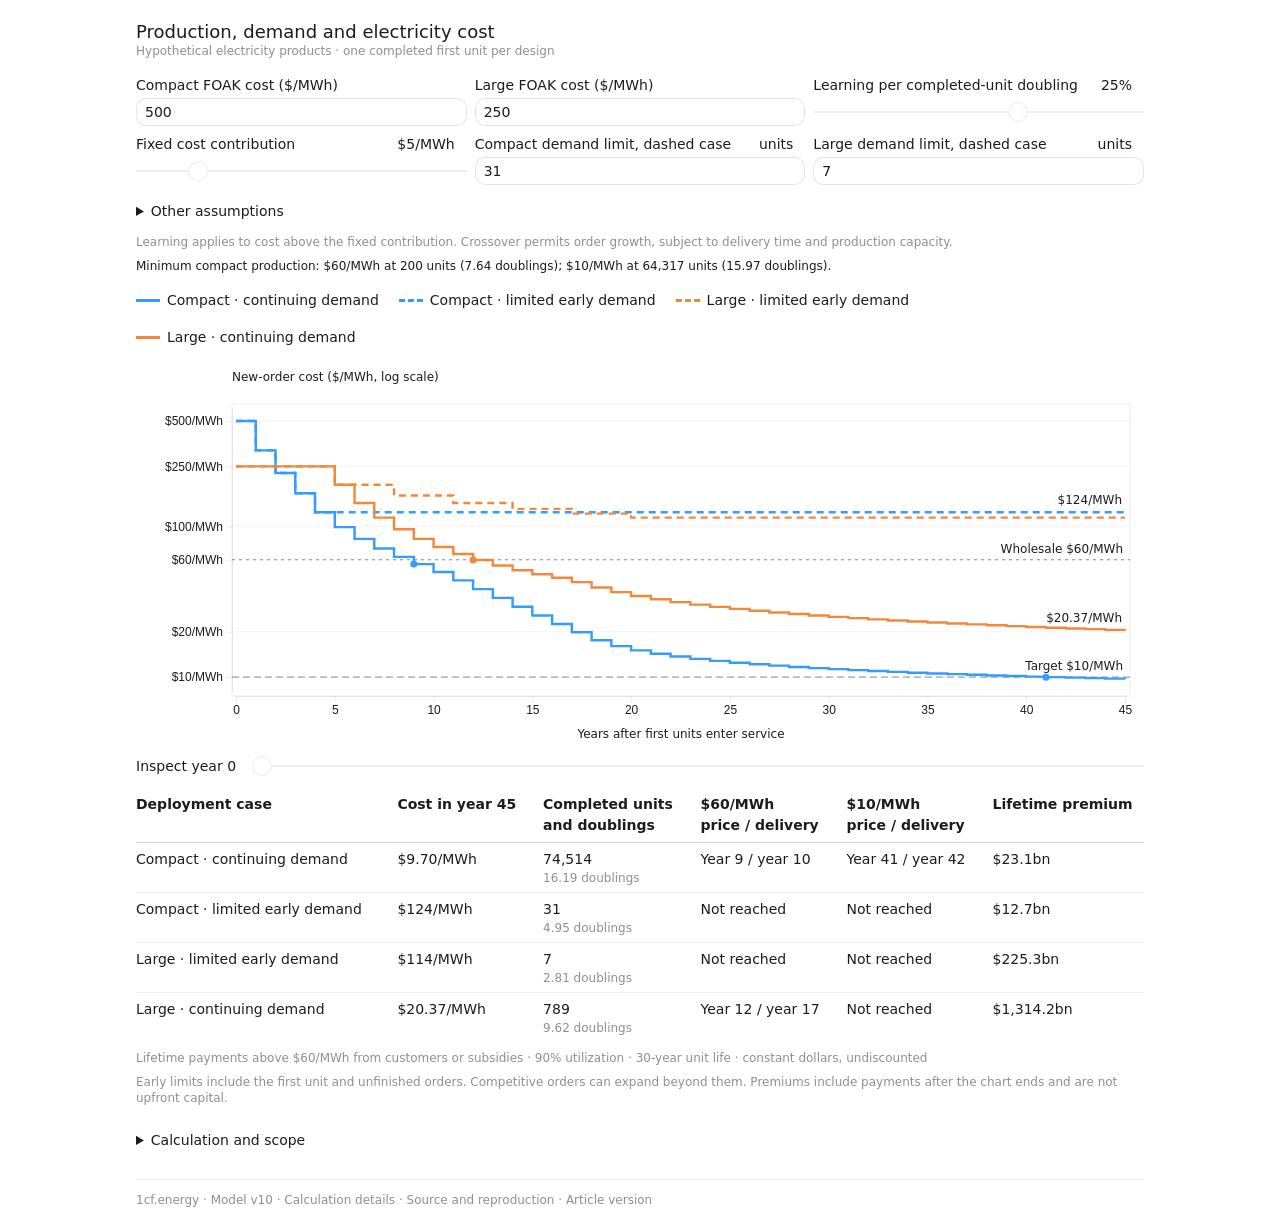
<file: public/index.html>
<!doctype html>
<html lang="en"><head>
<meta charset="utf-8">
<meta name="viewport" content="width=device-width, initial-scale=1">
<meta name="description" content="Explore hypothetical compact and large fusion learning curves, production, wholesale crossover and lifetime premiums.">
<title>Compact fusion learning and production | 1cf.energy</title>
<style>:root {
  color-scheme: light dark;
  background-color: var(
    --background,
    var(--color-background-primary, light-dark(rgb(255 255 255), rgb(24 24 24)))
  ) !important;

  --background: var(
    --color-background-primary,
    light-dark(rgb(255 255 255), rgb(24 24 24))
  );
  --foreground: var(
    --color-text-primary,
    light-dark(rgb(26 28 31), rgb(255 255 255))
  );
  --card: color-mix(in oklab, var(--foreground) 5%, var(--background));
  --card-foreground: var(
    --color-text-primary,
    light-dark(rgb(26 28 31), rgb(255 255 255))
  );
  --popover: var(
    --color-background-secondary,
    light-dark(rgb(255 255 255), rgb(45 45 45))
  );
  --popover-foreground: var(
    --color-text-primary,
    light-dark(rgb(26 28 31), rgb(255 255 255))
  );
  --primary: var(
    --color-text-info,
    light-dark(rgb(51 156 255), rgb(131 195 255))
  );
  --primary-foreground: var(
    --color-text-inverse,
    light-dark(rgb(255 255 255), rgb(13 13 13))
  );
  --secondary: var(
    --color-background-secondary,
    light-dark(rgb(255 255 255 / 96%), rgb(54 54 54 / 96%))
  );
  --secondary-foreground: var(
    --color-text-primary,
    light-dark(rgb(26 28 31), rgb(255 255 255))
  );
  --muted: color-mix(in srgb, var(--foreground) 10%, transparent);
  --muted-foreground: var(
    --color-text-secondary,
    light-dark(rgb(26 28 31 / 49.4%), rgb(255 255 255 / 49.8%))
  );
  --accent: var(
    --color-background-info,
    light-dark(rgb(229 242 255), rgb(13 39 63))
  );
  --accent-foreground: var(
    --color-text-info,
    light-dark(rgb(51 156 255), rgb(131 195 255))
  );
  --destructive: var(
    --color-text-warning,
    light-dark(rgb(226 85 7), rgb(255 133 73))
  );
  --border: var(
    --color-border-secondary,
    light-dark(rgb(26 28 31 / 8%), rgb(255 255 255 / 8.2%))
  );
  --input: var(
    --color-border-primary,
    light-dark(
      rgb(26 28 31 / 11.8%),
      color-mix(in oklab, rgb(0 0 0) 10%, transparent)
    )
  );
  --ring: var(
    --color-ring-primary,
    light-dark(rgb(51 156 255), rgb(131 195 255 / 76%))
  );
  --font-size-base: var(--font-text-md-size, 14px);
  --blue: light-dark(rgb(51 156 255), rgb(51 156 255));
  --orange: light-dark(rgb(226 85 7), rgb(251 106 34));
  --green: light-dark(rgb(0 162 64), rgb(64 201 119));
  --red: light-dark(rgb(224 46 42), rgb(255 103 100));
  --purple: light-dark(rgb(146 79 247), rgb(173 123 249));
  --yellow: light-dark(rgb(255 195 0), rgb(255 210 64));
  --viz-series-1: var(--primary);
  --viz-series-2: light-dark(rgb(243 136 59), rgb(245 154 86));
  --viz-series-3: light-dark(rgb(93 201 119), rgb(116 213 139));
  --viz-series-4: light-dark(rgb(235 119 177), rgb(240 143 192));
  --viz-series-5: light-dark(rgb(155 121 236), rgb(170 145 239));
  --viz-series-6: light-dark(rgb(58 185 177), rgb(90 203 194));

  /* Internal implementation variables; not part of the agent contract. */
  --font-sans: -apple-system, system-ui, "Segoe UI", sans-serif;
  --font-mono:
    ui-monospace, SFMono-Regular, "SF Mono", Menlo, Consolas, "Liberation Mono",
    monospace;
  --font-size-normal: max(11px, var(--font-size-base));
  --font-size-tooltip: calc(var(--font-size-base) - 1px);
  --font-size-small: max(11px, calc(var(--font-size-base) - 2px));
  --font-size-h1: calc(var(--font-size-normal) * 1.7142857143);
  --font-size-h2: calc(var(--font-size-normal) * 1.4285714286);
  --font-size-h3: calc(var(--font-size-normal) * 1.2857142857);
  --font-weight-normal: 430;
  --font-weight-medium: 500;
  --icon-size: 16px;
  --line-height-normal: calc(var(--font-size-normal) * 1.5);
  --line-height-tooltip: calc(var(--font-size-tooltip) * 1.4285714286);
  --line-height-small: calc(var(--font-size-small) + 4px);
  --corner-shape: round;
  --radius: var(--border-radius-lg, 10px);
  --radius-sm: calc(var(--radius) * 0.6);
  --radius-md: calc(var(--radius) * 0.8);
  --radius-lg: var(--radius);
  --radius-2xl: calc(var(--radius) * 1.6);
  --radius-full: 9999px;
  --shadow-sm: 0 1px 2px -1px rgb(0 0 0 / 8%);
  --checkmark-image: url("data:image/svg+xml,%3Csvg xmlns='http://www.w3.org/2000/svg' viewBox='0 0 17 17'%3E%3Cpath d='M12.8961 3.64101C13.1297 3.41418 13.4984 3.37523 13.7779 3.56581C14.0571 3.75635 14.1554 4.11331 14.0299 4.41347L13.9615 4.53847L7.71151 13.7045C7.59411 13.8767 7.4063 13.9877 7.19881 14.0072C6.99136 14.0267 6.78564 13.9533 6.63826 13.806L2.88826 10.056L2.79842 9.9457C2.6192 9.67407 2.64927 9.30496 2.88826 9.06581C3.12738 8.82669 3.49647 8.79676 3.76815 8.97597L3.8785 9.06581L7.03084 12.2182L12.8053 3.74941L12.8961 3.64101Z'/%3E%3C/svg%3E");

  /* Legacy aliases; not part of the current agent contract. */
  --viz-bg: transparent;
  --viz-panel: var(--card);
  --viz-border: var(--border);
  --viz-text: var(--foreground);
  --viz-muted: var(--muted-foreground);
  --viz-accent: var(--primary);
  --viz-accent-text: var(--primary-foreground);
  --viz-accent-bg: var(--accent);
  --viz-font-size: var(--font-size-base);
  --viz-warning: var(--destructive);
}

:root[data-theme="light"] {
  color-scheme: light;
}

:root[data-theme="dark"] {
  color-scheme: dark;
}

* {
  box-sizing: border-box;
}

html > body {
  /* Preserve MCP aliases for older inline renderers without creating :root cycles. */
  --color-background-primary: var(
    --background,
    light-dark(rgb(255 255 255), rgb(24 24 24))
  );
  --color-text-primary: var(
    --foreground,
    light-dark(rgb(26 28 31), rgb(255 255 255))
  );
  --color-border-secondary: var(
    --border,
    light-dark(rgb(26 28 31 / 8%), rgb(255 255 255 / 8.2%))
  );

  margin: 0;
  padding: var(--visualize-paint-gutter, 0px);
  color: var(--foreground);
  background: transparent !important;
  font-family: var(--font-sans) !important;
  font-size: var(--font-size-normal);
  font-weight: var(--font-weight-normal);
  line-height: var(--line-height-normal);
}

.cursor-interaction {
  cursor: var(--cursor-interaction, pointer);
}

a {
  color: color-mix(in srgb, var(--viz-accent) 80%, var(--viz-text) 20%);
  cursor: var(--cursor-interaction, pointer);
  font-weight: var(--font-weight-medium, 500);
  text-decoration: none;
  text-underline-offset: 2px;
}

a:is(:hover, :focus-visible) {
  text-decoration-line: underline;
  text-decoration-style: dashed;
  text-decoration-thickness: 0.5px;
}

h1,
h2,
h3,
h4,
h5,
h6,
p {
  margin-block: 0;
}

h1 {
  font-size: var(--font-size-h1);
  font-weight: var(--font-weight-medium);
  line-height: 1.25;
}

h2 {
  font-size: var(--font-size-h2);
  font-weight: var(--font-weight-medium);
  line-height: 1.25;
}

h3,
h4,
h5,
h6 {
  font-size: var(--font-size-h3);
  font-weight: var(--font-weight-medium);
  line-height: 1.3;
}

b,
strong,
th {
  font-weight: var(--font-weight-medium);
}

code:not(pre code) {
  display: inline;
  padding: 1px 6px;
  border-radius: var(--radius-sm);
  corner-shape: var(--corner-shape);
  background: var(--muted);
  font-family: var(--font-mono);
  font-size: 0.92em;
  overflow-wrap: anywhere;
  -webkit-box-decoration-break: clone;
  box-decoration-break: clone;
  word-break: break-word;
}

.table-responsive {
  width: 100%;
  overflow-x: auto;
  scrollbar-width: thin;
}

.table {
  width: 100%;
  border-collapse: collapse;
  color: var(--foreground);
  font: inherit;
  text-align: start;
}

.table :is(th, td) {
  padding-block: 10px;
  padding-inline: 0 24px;
  overflow-wrap: anywhere;
  border-bottom: 1px solid var(--border);
  text-align: start;
  vertical-align: top;
}

.table-responsive > .table :is(th, td) {
  overflow-wrap: break-word;
}

.table :is(th, td):last-child {
  padding-inline-end: 0;
}

.table :is(caption, thead th) {
  font-weight: 600;
}

.table thead th {
  padding-block: 8px;
  border-bottom-color: color-mix(in srgb, var(--foreground) 16%, transparent);
}

.table tbody tr:last-child :is(th, td) {
  border-bottom: 0;
}

.table.table-sm :is(th, td) {
  padding-block: 6px;
}

.table.table-sm :is(th, td):not(:last-child) {
  padding-inline-end: 16px;
}

.table :is(.text-end, [align="right"]) {
  text-align: end;
  font-variant-numeric: tabular-nums;
}

.table :is(.text-center, [align="center"]) {
  text-align: center;
}

.table .text-nowrap {
  white-space: nowrap;
}

#widget {
  display: flex;
  flex-direction: column;
  gap: 12px;
  width: 100%;
  padding: 0;
  background: transparent !important;
}

.card {
  min-width: 0;
  padding: 12px;
  overflow: hidden;
  overflow-wrap: break-word;
  border-radius: var(--radius-2xl);
  corner-shape: var(--corner-shape);
  color: var(--card-foreground);
  background: var(--card);
}

.widget {
  min-width: 0;
  overflow: hidden;
  border: 0;
  border-radius: var(--radius-lg);
  corner-shape: var(--corner-shape);
  box-shadow: 0 0 0 0.5px var(--border-strong, var(--border));
  color: var(--foreground);
  background: var(--background);
}

#widget > :not(.card, .widget, .progress) {
  width: 100% !important;
  max-width: none !important;
  margin: 0 !important;
  padding: 0 !important;
  border: 0 !important;
  border-radius: 0 !important;
  background: transparent !important;
  box-shadow: none !important;
}

.tooltip {
  position: fixed;
  z-index: 50;
  top: 0;
  left: 0;
  width: max-content;
  max-width: min(
    20rem,
    var(--tooltip-available-width, calc(100vw - 10px)),
    calc(100vw - 10px)
  );
  max-height: min(
    var(--tooltip-available-height, calc(100vh - 10px)),
    calc(100vh - 10px)
  );
  padding: 4px 8px;
  border: 1px solid var(--border);
  border-radius: var(--radius-lg);
  corner-shape: var(--corner-shape);
  color: var(--popover-foreground);
  background: var(--popover);
  box-shadow: none;
  font-size: var(--font-size-tooltip);
  line-height: var(--line-height-tooltip);
  overflow-wrap: break-word;
  white-space: normal;
  pointer-events: none;
  user-select: none;
}

.viz-grid {
  display: grid;
  grid-template-columns: repeat(auto-fit, minmax(max(180px, 24%), 1fr));
  gap: 10px;
}

.viz-stat {
  display: flex;
  flex-direction: column;
  gap: 2px;
}

.viz-stat-value {
  font-size: var(--font-size-h2);
  font-weight: var(--font-weight-medium);
  line-height: 1.25;
}

.viz-row {
  display: flex;
  flex-wrap: wrap;
  align-items: center;
  gap: 10px;
}

hr {
  width: 100%;
  height: 1px;
  margin-block: 6px;
  border: 0;
  background: var(--border);
}

.nav {
  display: flex;
  min-width: 0;
  align-items: center;
  gap: 4px;
}

.progress {
  display: flex;
  height: 8px;
  margin-block: calc((var(--line-height-normal, 1.5em) - 8px) / 2);
  overflow: hidden;
  border: 0;
  border-radius: var(--radius-full);
  background: var(--muted);
}

.progress-bar:only-child {
  border-radius: var(--radius-full);
}

.progress-bar {
  height: 100%;
  flex-shrink: 0;
  border: 0;
  background: var(--viz-series-1);
}

.viz-badge {
  padding: 3px 8px;
  border-radius: var(--radius-full);
  color: var(--accent-foreground);
  background: var(--accent);
  font-weight: var(--font-weight-medium);
}

small,
.text-small,
.viz-badge {
  font-size: var(--font-size-small);
  line-height: var(--line-height-small);
}

.text-muted {
  color: var(--muted-foreground);
}

.tabular-nums {
  font-variant-numeric: tabular-nums;
}

.sr-only {
  position: absolute;
  width: 1px;
  height: 1px;
  padding: 0;
  overflow: hidden;
  clip: rect(0, 0, 0, 0);
  white-space: nowrap;
  border: 0;
}

.viz-controls {
  display: flex;
  flex-wrap: wrap;
  align-items: center;
  gap: 8px;
}

.viz-controls > .form-label {
  display: grid;
  min-width: min(100%, 260px);
  flex: 1 1 280px;
  grid-template-columns: minmax(0, 1fr) auto;
  align-items: baseline;
  gap: 2px 12px;
  margin-bottom: 0;
}

.viz-controls > .form-label > :is(.form-control, .form-range, .form-select) {
  grid-column: 1 / -1;
}

.btn,
.nav-link,
.form-check-input,
.form-control,
.form-range,
.form-select {
  font: inherit;
}

.btn,
.nav-link {
  appearance: button;
  display: inline-flex;
  inline-size: fit-content;
  max-inline-size: 100%;
  min-height: 28px;
  align-items: center;
  justify-content: center;
  gap: 4px;
  margin: 0;
  padding: 0 8px;
  -webkit-app-region: no-drag;
  border: 1px solid var(--input);
  border-radius: var(--radius-lg);
  corner-shape: var(--corner-shape);
  color: var(--secondary-foreground);
  background: var(--secondary);
  cursor: var(--cursor-interaction, pointer);
  text-align: center;
  text-decoration: none;
  white-space: nowrap;
  user-select: none;
  -webkit-font-smoothing: antialiased;
}

.btn:is(.btn-block, .viz-tile) {
  inline-size: 100%;
}

.btn.viz-tile {
  min-width: 0;
  overflow-wrap: anywhere;
  white-space: normal;
}

a.btn {
  cursor: var(--cursor-interaction, pointer);
  text-decoration: none;
}

.btn:not(:disabled):hover,
.nav-link:not(:disabled):not([aria-disabled="true"]):hover {
  background: color-mix(in srgb, var(--foreground) 6%, var(--secondary));
}

.btn-primary {
  border-color: transparent;
  color: var(--primary-foreground);
  background: var(--foreground);
  background-clip: padding-box;
}

.btn-primary .text-muted {
  color: color-mix(in srgb, var(--primary-foreground) 50%, transparent);
}

.btn-primary:not(:disabled):hover {
  background: color-mix(in srgb, var(--foreground) 80%, transparent);
  background-clip: padding-box;
}

.btn-ghost {
  border-color: transparent;
  color: var(--muted-foreground);
  background: transparent;
}

.btn-ghost:not(:disabled):hover {
  color: var(--foreground);
  background: color-mix(in srgb, var(--foreground) 6%, var(--secondary));
}

.nav-pills .nav-link {
  min-width: 0;
  border-color: transparent;
  color: var(--muted-foreground);
  background: transparent;
}

.nav-justified .nav-link {
  flex: 1 1 0;
  overflow-wrap: anywhere;
  white-space: normal;
}

.nav-pills .nav-link.active {
  color: var(--foreground);
  background: var(--muted);
}

/* Shared preview chrome; product styles stay inside each variant. */
.viz-dotted-background {
  background-image: radial-gradient(
    circle,
    color-mix(in srgb, var(--foreground) 14%, transparent) 0.8px,
    transparent 0.8px
  );
  background-position: center;
  background-size: 16px 16px;
}

.viz-carousel {
  position: relative;
  min-width: 0;
}

.viz-carousel:has(> .viz-carousel-controls) {
  min-height: calc(60px + var(--viz-carousel-picker-height, 0px));
  padding-bottom: 60px;
}

.viz-carousel > [data-variant][hidden] {
  display: none !important;
}

.viz-carousel > [data-variant] {
  isolation: isolate;
}

.viz-carousel-controls {
  --viz-carousel-hover: light-dark(
    color-mix(in srgb, var(--foreground) 5.4%, transparent),
    color-mix(in srgb, var(--foreground) 7.8%, transparent)
  );
  position: absolute;
  z-index: 2;
  bottom: 8px;
  left: 50%;
  display: flex;
  width: max-content;
  /* Leave room for the host's design-controls launcher at the trailing edge. */
  max-width: calc(100% - 96px);
  align-items: center;
  gap: 0;
  padding: 0;
  border: 1px solid var(--border);
  border-radius: 16px;
  color: var(--foreground);
  background: var(--background);
  font-family: var(--font-sans);
  /* Match the settings dropdown chrome independently of the content font size. */
  font-size: 13px;
  font-weight: var(--font-weight-normal);
  line-height: 18px;
  transform: translateX(-50%);
  user-select: none;
}

.viz-carousel-controls button,
.viz-carousel-picker > summary {
  display: flex;
  min-height: 30px;
  align-items: center;
  justify-content: center;
  gap: 4px;
  padding: 0 6px;
  -webkit-app-region: no-drag;
  border: 0;
  border-radius: 14px;
  color: inherit;
  background: transparent;
  font: inherit;
  -webkit-tap-highlight-color: transparent;
}

.viz-carousel-controls > button,
.viz-carousel-picker > summary {
  position: relative;
  isolation: isolate;
}

.viz-carousel-controls > button {
  --icon-size: 16px;
  width: 30px;
  padding: 0;
}

.viz-carousel-picker > summary {
  padding-inline: 12px;
}

.viz-carousel-controls .viz-carousel-caret {
  width: 14px;
  height: 14px;
  flex: none;
  margin: 0;
  color: inherit;
  transform: rotate(180deg);
}

.viz-carousel-controls > button > svg,
.viz-carousel-controls .viz-carousel-caret,
.viz-carousel-count {
  opacity: 0.5;
}

.viz-carousel-controls > button::before,
.viz-carousel-picker > summary::before {
  position: absolute;
  z-index: -1;
  inset: 3px;
  border-radius: 12px;
  content: "";
  pointer-events: none;
}

.viz-carousel-controls > button:hover::before,
.viz-carousel-picker > summary:hover::before {
  background: var(--viz-carousel-hover);
}

.viz-carousel-controls > button,
.viz-carousel-controls [data-lucide],
.viz-carousel-controls .lucide {
  flex-shrink: 0;
}

.viz-carousel-picker {
  min-width: 0;
}

.viz-carousel-picker > summary {
  min-width: 0;
  list-style: none;
}

.viz-carousel-picker > summary::-webkit-details-marker {
  display: none;
}

.viz-carousel-count {
  flex-shrink: 0;
  white-space: nowrap;
}

.viz-carousel-name {
  min-width: 0;
  overflow: hidden;
  text-overflow: ellipsis;
  white-space: nowrap;
}

.viz-carousel-options {
  position: absolute;
  right: 0;
  bottom: calc(100% + 4px);
  left: 0;
  display: flex;
  max-height: 240px;
  flex-direction: column;
  gap: 2px;
  overflow: auto;
  padding: 4px;
  border: 1px solid var(--border);
  border-radius: var(--radius-lg);
  background: var(--background);
  box-shadow: 0 4px 12px light-dark(rgb(0 0 0 / 6%), rgb(0 0 0 / 25%));
}

.viz-carousel-options > button {
  width: 100%;
  min-height: 28px;
  justify-content: flex-start;
  padding: 4px 8px;
  font-size: var(--font-size-small);
  text-align: start;
  white-space: normal;
  overflow-wrap: anywhere;
}

.viz-carousel-options > [aria-current="true"],
.viz-carousel-options > button:hover {
  background: var(--viz-carousel-hover);
}

.btn:disabled,
.nav-link:disabled,
.nav-link[aria-disabled="true"] {
  cursor: not-allowed;
  opacity: 0.4;
}

[data-lucide] {
  stroke-width: 1.6;
}

.form-label {
  display: block;
  margin-bottom: 6px;
  color: var(--foreground);
}

.form-control {
  display: block;
  width: 100%;
  min-height: 28px;
  padding: 0 8px;
  outline: none;
  border: 1px solid var(--input);
  border-radius: var(--radius-lg);
  corner-shape: var(--corner-shape);
  color: var(--foreground);
  background: var(--secondary);
}

.form-control::placeholder {
  color: var(--muted-foreground);
}

.form-control[type="file"] {
  padding: 0;
  overflow: hidden;
  cursor: var(--cursor-interaction, pointer);
}

.form-control[type="file"]::file-selector-button {
  min-height: 26px;
  margin-right: 8px;
  padding: 0 8px;
  border: 0;
  border-right: 1px solid var(--input);
  color: var(--secondary-foreground);
  background: var(--secondary);
  cursor: inherit;
  font: inherit;
}

.form-control[type="file"]:not(:disabled):hover::file-selector-button {
  background: color-mix(in srgb, var(--foreground) 6%, var(--secondary));
}

.form-control-color[type="color"] {
  width: 40px;
  height: 28px;
  padding: 3px;
  cursor: var(--cursor-interaction, pointer);
}

.form-control-color[type="color"]::-webkit-color-swatch-wrapper {
  padding: 0;
}

.form-control-color[type="color"]::-webkit-color-swatch {
  border: 0;
  border-radius: calc(var(--radius-lg) - 4px);
  corner-shape: var(--corner-shape);
}

textarea.form-control {
  height: auto;
  min-height: 72px;
  padding: 8px 10px;
  resize: vertical;
}

.form-control:focus-visible {
  border-color: var(--ring);
  box-shadow: inset 0 0 0 1px var(--ring);
}

.form-control:disabled,
.form-select:disabled {
  cursor: not-allowed;
  opacity: 0.4;
}

.form-select {
  appearance: none;
  display: block;
  width: 100%;
  min-height: 28px;
  margin: 0;
  padding: 0 32px 0 8px;
  outline: none;
  border: 1px solid var(--input);
  border-radius: var(--radius-lg);
  corner-shape: var(--corner-shape);
  color: var(--foreground);
  background-color: var(--secondary);
  background-image:
    linear-gradient(45deg, transparent 50%, var(--muted-foreground) 50%),
    linear-gradient(135deg, var(--muted-foreground) 50%, transparent 50%);
  background-position:
    calc(100% - 14px) 50%,
    calc(100% - 10px) 50%;
  background-repeat: no-repeat;
  background-size: 4px 4px;
  cursor: var(--cursor-interaction, default);
}

.form-select:not(:disabled):hover {
  background-color: color-mix(in srgb, var(--foreground) 6%, var(--secondary));
}

.form-select:focus-visible {
  border-color: var(--ring);
  box-shadow: inset 0 0 0 1px var(--ring);
}

.form-check {
  display: flex;
  min-height: 20px;
  align-items: center;
  gap: 6px;
}

.form-check-input {
  appearance: none;
  width: 14px;
  height: 14px;
  flex: 0 0 auto;
  margin: 0;
  border: 1px solid var(--input);
  color: var(--primary-foreground);
  background-color: transparent;
  cursor: var(--cursor-interaction, default);
  transition:
    background-color 150ms,
    border-color 150ms,
    box-shadow 150ms;
}

.form-check:not(.form-switch) .form-check-input[type="checkbox"] {
  border-color: var(--input);
  border-radius: var(--radius-sm);
  corner-shape: var(--corner-shape);
  background-color: var(--secondary);
  box-shadow: var(--shadow-sm);
}

.form-check:not(.form-switch)
  .form-check-input:not(:disabled):not(:checked):hover {
  background-color: var(--card);
}

.form-check:not(.form-switch) .form-check-input[type="checkbox"]:checked {
  border-color: var(--primary);
  background-color: var(--primary);
}

.form-check:not(.form-switch)
  .form-check-input[type="checkbox"]:checked::before {
  display: block;
  width: 100%;
  height: 100%;
  background: var(--primary-foreground);
  content: "";
  mask: var(--checkmark-image) center / 12px 12px no-repeat;
}

.form-check-input[type="radio"] {
  width: 14px;
  height: 14px;
  border-radius: var(--radius-full);
}

.form-check-input[type="radio"]:checked {
  border: 2px solid var(--primary);
  background:
    radial-gradient(circle, var(--primary-foreground) 0 2.5px, transparent 3px),
    var(--primary);
}

.form-check:not(.form-switch) .form-check-input:focus-visible {
  outline: 2px solid var(--ring);
  outline-offset: 2px;
}

.form-check:not(.form-switch) .form-check-input:disabled {
  cursor: not-allowed;
  pointer-events: none;
}

.form-check:not(.form-switch) .form-check-input:disabled + .form-check-label {
  cursor: not-allowed;
}

.form-switch .form-check-input:disabled,
.form-switch .form-check-input:disabled + .form-check-label {
  cursor: not-allowed;
  opacity: 0.6;
}

.form-check-label {
  color: var(--foreground);
  cursor: var(--cursor-interaction, default);
}

.form-switch .form-check-input {
  position: relative;
  width: 32px;
  height: 20px;
  border: 0;
  border-radius: var(--radius-full);
  background: var(--muted);
  box-shadow: none;
  transition: background-color 200ms cubic-bezier(0, 0, 0.2, 1);
}

.form-switch .form-check-input::before {
  position: absolute;
  top: 50%;
  left: 0;
  width: 16px;
  height: 16px;
  box-sizing: border-box;
  border: 1px solid light-dark(var(--primary-foreground), var(--foreground));
  border-radius: var(--radius-full);
  background: light-dark(var(--primary-foreground), var(--foreground));
  box-shadow: var(--shadow-sm);
  content: "";
  transform: translate(2px, -50%);
  transition: transform 200ms cubic-bezier(0, 0, 0.2, 1);
}

.form-switch .form-check-input:checked {
  background: var(--primary);
}

.form-switch .form-check-input:checked::before {
  transform: translate(14px, -50%);
}

.form-switch .form-check-input:focus-visible {
  box-shadow: 0 0 0 2px var(--ring);
}

.form-range {
  appearance: none;
  display: block;
  width: 100%;
  height: 28px;
  flex: 1;
  margin: 0;
  padding: 0;
  outline: none;
  border: 0;
  accent-color: var(--primary);
  background: linear-gradient(
      color-mix(in srgb, var(--foreground) 7%, transparent),
      color-mix(in srgb, var(--foreground) 7%, transparent)
    )
    center / 100% 2px no-repeat;
}

.form-range::-webkit-slider-runnable-track {
  height: 28px;
  background: transparent;
}

.form-range::-webkit-slider-thumb {
  appearance: none;
  width: 20px;
  height: 20px;
  margin-top: 4px;
  border: 1px solid var(--border);
  border-radius: var(--radius-full);
  background: light-dark(var(--primary-foreground), var(--foreground));
}

.form-range:focus-visible::-webkit-slider-thumb {
  border-color: var(--ring);
  box-shadow: inset 0 0 0 1px var(--ring);
}

.form-range::-moz-range-track {
  height: 28px;
  background: transparent;
}

.form-range::-moz-range-thumb {
  width: 20px;
  height: 20px;
  border: 1px solid var(--border);
  border-radius: var(--radius-full);
  background: light-dark(var(--primary-foreground), var(--foreground));
}

.form-range:focus-visible::-moz-range-thumb {
  border-color: var(--ring);
  box-shadow: inset 0 0 0 1px var(--ring);
}

.form-range:disabled {
  cursor: not-allowed;
  opacity: 0.4;
}

.btn:not(.btn-primary, .viz-tile):is(
  [aria-pressed="true"],
  [aria-selected="true"],
  .is-selected
) {
  border-color: var(--primary);
  color: var(--primary-foreground);
  background: var(--primary);
}

.btn.viz-tile:is([aria-pressed="true"], [aria-selected="true"], .is-selected) {
  border-color: var(--primary);
  box-shadow: inset 0 0 0 1px var(--primary);
}

.btn:focus-visible,
.nav-link:focus-visible,
.viz-carousel-controls :is(button, summary):focus-visible {
  outline: 2px solid var(--ring);
  outline-offset: 2px;
}

@media (pointer: coarse) {
  .viz-carousel:has(> .viz-carousel-controls) {
    min-height: calc(76px + var(--viz-carousel-picker-height, 0px));
    padding-bottom: 76px;
  }

  .btn,
  .nav-link,
  .viz-carousel-controls button,
  .viz-carousel-picker > summary,
  .form-control,
  .form-select {
    min-width: 44px;
    min-height: 44px;
  }

  /* Keep small-screen WebKit from zooming when a text field receives focus. */
  .form-control,
  .form-select {
    font-size: max(16px, var(--font-size-normal));
  }

  .form-control[type="file"]::file-selector-button {
    min-width: 44px;
    min-height: 44px;
  }

  .form-control-color[type="color"] {
    width: 44px;
    height: 44px;
  }

  .form-control:is(
    [type="date"],
    [type="datetime-local"],
    [type="month"],
    [type="time"],
    [type="week"]
  ) {
    min-width: 0;
    max-width: 100%;
    padding-block: 8px;
  }

  .form-check {
    min-height: 44px;
    padding-inline: 15px;
  }

  .form-check-input {
    position: relative;
  }

  .form-check-input::after {
    position: absolute;
    top: 50%;
    left: 50%;
    width: 44px;
    height: 44px;
    content: "";
    transform: translate(-50%, -50%);
  }

  .form-check-label {
    display: inline-flex;
    min-width: 44px;
    min-height: 44px;
    align-items: center;
  }

  .form-range {
    height: 44px;
    touch-action: pan-y;
  }

  .form-range::-webkit-slider-runnable-track {
    height: 44px;
  }

  .form-range::-moz-range-track {
    height: 44px;
  }

  .form-range::-webkit-slider-thumb {
    margin-top: 12px;
  }
}

svg {
  display: block;
  max-width: 100%;
  height: auto;
}

#widget > svg {
  width: 100%;
}

/* Model-authored chart rules can otherwise stretch icons after these styles load. */
svg.lucide {
  display: block;
  width: var(--icon-size) !important;
  height: var(--icon-size) !important;
  flex: none;
  margin: 0 !important;
  stroke-width: 1.6;
}

.text-warning,
.text-destructive {
  color: var(--destructive);
}

.publication-supplement { max-width: 1040px; margin: 0 auto; padding: 20px 16px; }
.publication-method { margin-top: 24px; }
.publication-footer { margin-top: 28px; padding-top: 12px; border-top: 1px solid var(--border); }
.publication-footer a { color: inherit; }
.model-document { max-width: 780px; }
.model-document p, .model-document li { line-height: 1.55; }
.model-document h2 { margin-top: 24px; }
@media (max-width: 440px) { .publication-supplement { padding: 12px 8px; } }
</style></head><body><main class="publication-supplement">
<div id="compact-learning-explorer">
  <style>
    #compact-learning-explorer { position: relative; color: var(--foreground); }
    #compact-learning-explorer .cl-field-label { display: flex; justify-content: space-between; gap: 12px; align-items: baseline; }
    #compact-learning-explorer .cl-controls { margin-block: 16px; }
    #compact-learning-explorer .cl-legend { display: flex; flex-wrap: wrap; gap: 8px 20px; margin-block: 12px; }
    #compact-learning-explorer .cl-legend button { display: inline-flex; align-items: center; gap: 7px; padding: 4px 0; background: transparent; color: var(--foreground); border: 0; border-radius: 0; font: inherit; }
    #compact-learning-explorer .cl-legend button[aria-pressed="false"] { opacity: .45; }
    #compact-learning-explorer .cl-swatch { width: 24px; height: 0; border-top: 3px solid var(--viz-series-1); }
    #compact-learning-explorer .cl-swatch.large { border-color: var(--viz-series-2); }
    #compact-learning-explorer .cl-swatch.limited { border-top-style: dashed; }
    #compact-learning-explorer .cl-chart { width: 100%; }
    #compact-learning-explorer .cl-chart svg { display: block; width: 100%; overflow: visible; }
    #compact-learning-explorer .cl-chart text { fill: var(--foreground); font-size: 12px; font-weight: 400; }
    #compact-learning-explorer .cl-chart .domain, #compact-learning-explorer .cl-chart .tick line { stroke: var(--border); }
    #compact-learning-explorer .cl-chart [data-chart-frame] { fill: none; stroke: var(--border); }
    #compact-learning-explorer .cl-chart .cl-reference { stroke: var(--muted-foreground); stroke-width: 1; }
    #compact-learning-explorer .cl-chart .cl-grid { stroke: var(--border); stroke-width: 1; opacity: .55; }
    #compact-learning-explorer .cl-chart .cl-curve { fill: none; stroke-width: 2.4; }
    #compact-learning-explorer .cl-inspect { display: flex; flex-wrap: wrap; align-items: center; gap: 8px 16px; margin-block: 8px; }
    #compact-learning-explorer .cl-inspect-field { flex: 1; min-width: 120px; }
    #compact-learning-explorer .cl-status { min-height: 1em; margin-block: 8px; }
    #compact-learning-explorer .cl-notes { margin-block: 8px; }
    #compact-learning-explorer .cl-tooltip { position: absolute; display: none; pointer-events: none; z-index: 4; max-width: min(360px, calc(100% - 16px)); background: var(--popover); color: var(--popover-foreground); padding: 12px; border: 1px solid var(--border); }
    #compact-learning-explorer .cl-tooltip-row { margin-top: 8px; }
    #compact-learning-explorer .cl-tooltip-row > span { display: block; }
    #compact-learning-explorer .cl-table th[scope="row"] { min-width: 155px; }
    #compact-learning-explorer .cl-table td { vertical-align: top; }
    #compact-learning-explorer .cl-table .cl-secondary { display: block; color: var(--muted-foreground); }
    #compact-learning-explorer details { margin-block: 12px; }
    #compact-learning-explorer summary { color: var(--foreground); }
    @media (pointer: coarse) { #compact-learning-explorer .cl-legend button { min-height: 44px; } }
  </style>
  <h3>Production, demand and electricity cost</h3>
  <div class="text-small text-muted">Hypothetical electricity products · one completed first unit per design</div>
  <div class="viz-controls cl-controls">
    <label class="form-label" for="cl-compact-foak">Compact FOAK cost ($/MWh)<input class="form-control" id="cl-compact-foak" data-param="compactFoak" type="number" min="100" max="2000" step="25" value="500"></label>
    <label class="form-label" for="cl-large-foak">Large FOAK cost ($/MWh)<input class="form-control" id="cl-large-foak" data-param="largeFoak" type="number" min="100" max="2000" step="25" value="250"></label>
    <label class="form-label" for="cl-rate"><span class="cl-field-label"><span>Learning per completed-unit doubling</span><output class="tabular-nums" data-value="rate">25%</output></span><input class="form-range" id="cl-rate" data-param="rate" type="range" min="0" max="40" step="1" value="25"></label>
    <label class="form-label" for="cl-floor"><span class="cl-field-label"><span>Fixed cost contribution</span><output class="tabular-nums" data-value="floor">$5/MWh</output></span><input class="form-range" id="cl-floor" data-param="floor" type="range" min="0" max="30" step="1" value="5"></label>
    <label class="form-label" for="cl-compact-limit"><span class="cl-field-label"><span>Compact demand limit, dashed case</span><span>units</span></span><input class="form-control" id="cl-compact-limit" data-param="compactLimit" type="number" min="1" max="10000" step="1" value="31"></label>
    <label class="form-label" for="cl-large-limit"><span class="cl-field-label"><span>Large demand limit, dashed case</span><span>units</span></span><input class="form-control" id="cl-large-limit" data-param="largeLimit" type="number" min="1" max="1000" step="1" value="7"></label>
  </div>
  <details>
    <summary class="cursor-interaction">Other assumptions</summary>
    <div class="viz-controls cl-controls">
      <label class="form-label" for="cl-compact-size">Compact unit output (MWe)<input class="form-control" id="cl-compact-size" data-param="compactSize" type="number" min="1" max="100" step="1" value="10"></label>
      <label class="form-label" for="cl-large-size">Large unit output (MWe)<input class="form-control" id="cl-large-size" data-param="largeSize" type="number" min="100" max="2000" step="100" value="1000"></label>
      <label class="form-label" for="cl-compact-lead">Compact order to delivery (years)<input class="form-control" id="cl-compact-lead" data-param="compactLead" type="number" min="1" max="10" step="1" value="1"></label>
      <label class="form-label" for="cl-large-lead">Large order to delivery (years)<input class="form-control" id="cl-large-lead" data-param="largeLead" type="number" min="1" max="15" step="1" value="5"></label>
      <label class="form-label" for="cl-benchmark">Wholesale reference ($/MWh)<input class="form-control" id="cl-benchmark" data-param="benchmark" type="number" min="20" max="200" step="5" value="60"></label>
      <label class="form-label" for="cl-capacity">Annual production ceiling (GWe)<input class="form-control" id="cl-capacity" data-param="capacityCap" type="number" min="0" max="100" step="1" value="25"></label>
      <label class="form-label" for="cl-growth">Order growth after crossover (%/year)<input class="form-control" id="cl-growth" data-param="growth" type="number" min="0" max="100" step="5" value="50"></label>
      <label class="form-label" for="cl-pace">Continuing-demand order pace (×)<input class="form-control" id="cl-pace" data-param="earlyScale" type="number" min="0" max="3" step="0.25" value="1"></label>
      <label class="form-label" for="cl-horizon">Years after first units enter service<input class="form-control" id="cl-horizon" data-param="horizon" type="number" min="5" max="100" step="1" value="45"></label>
    </div>
    <div class="text-small text-muted">Unit size and first-unit cost are independent assumptions.</div>
  </details>
  <div class="text-small text-muted">Learning applies to cost above the fixed contribution. Crossover permits order growth, subject to delivery time and production capacity.</div>
  <div class="cl-status text-small" id="cl-status" role="status" aria-live="polite"></div>
  <div class="cl-legend" id="cl-legend" aria-label="Visible deployment cases"></div>
  <div class="cl-chart" id="cl-chart"></div>
  <div class="cl-inspect">
    <label for="cl-year">Inspect year <output class="tabular-nums" id="cl-year-value">0</output></label>
    <div class="cl-inspect-field"><input class="form-range" id="cl-year" type="range" min="0" max="45" step="1" value="0" aria-label="Inspect a year of production"></div>
  </div>
  <div id="cl-accessible-detail" class="sr-only" aria-live="polite"></div>
  <div class="table-responsive">
    <table class="table table-sm cl-table" aria-label="Cost, experience, crossover dates and premium commitments">
      <thead><tr><th scope="col">Deployment case</th><th scope="col" id="cl-cost-header">Cost in year 45</th><th scope="col">Completed units<br>and doublings</th><th scope="col" id="cl-wholesale-header">$60/MWh<br>price / delivery</th><th scope="col">$10/MWh<br>price / delivery</th><th scope="col">Lifetime premium</th></tr></thead>
      <tbody id="cl-results"></tbody>
    </table>
  </div>
  <div class="text-small text-muted cl-notes" id="cl-premium-note">Premium above wholesale · 90% utilization · 30-year unit life · constant dollars, undiscounted</div>
  <div class="text-small text-muted cl-notes">Early limits include the first unit and unfinished orders. Competitive orders can expand beyond them. Premiums include payments after the chart ends and are not upfront capital.</div>
  <div class="cl-tooltip tooltip" id="cl-tooltip" role="tooltip"></div>
</div>
<!-- D3 v7.9.0 license
Copyright 2010-2023 Mike Bostock

Permission to use, copy, modify, and/or distribute this software for any purpose
with or without fee is hereby granted, provided that the above copyright notice
and this permission notice appear in all copies.

THE SOFTWARE IS PROVIDED "AS IS" AND THE AUTHOR DISCLAIMS ALL WARRANTIES WITH
REGARD TO THIS SOFTWARE INCLUDING ALL IMPLIED WARRANTIES OF MERCHANTABILITY AND
FITNESS. IN NO EVENT SHALL THE AUTHOR BE LIABLE FOR ANY SPECIAL, DIRECT,
INDIRECT, OR CONSEQUENTIAL DAMAGES OR ANY DAMAGES WHATSOEVER RESULTING FROM LOSS
OF USE, DATA OR PROFITS, WHETHER IN AN ACTION OF CONTRACT, NEGLIGENCE OR OTHER
TORTIOUS ACTION, ARISING OUT OF OR IN CONNECTION WITH THE USE OR PERFORMANCE OF
THIS SOFTWARE.

-->
<script>
// https://d3js.org v7.9.0 Copyright 2010-2023 Mike Bostock
!function(t,n){"object"==typeof exports&&"undefined"!=typeof module?n(exports):"function"==typeof define&&define.amd?define(["exports"],n):n((t="undefined"!=typeof globalThis?globalThis:t||self).d3=t.d3||{})}(this,(function(t){"use strict";function n(t,n){return null==t||null==n?NaN:t<n?-1:t>n?1:t>=n?0:NaN}function e(t,n){return null==t||null==n?NaN:n<t?-1:n>t?1:n>=t?0:NaN}function r(t){let r,o,a;function u(t,n,e=0,i=t.length){if(e<i){if(0!==r(n,n))return i;do{const r=e+i>>>1;o(t[r],n)<0?e=r+1:i=r}while(e<i)}return e}return 2!==t.length?(r=n,o=(e,r)=>n(t(e),r),a=(n,e)=>t(n)-e):(r=t===n||t===e?t:i,o=t,a=t),{left:u,center:function(t,n,e=0,r=t.length){const i=u(t,n,e,r-1);return i>e&&a(t[i-1],n)>-a(t[i],n)?i-1:i},right:function(t,n,e=0,i=t.length){if(e<i){if(0!==r(n,n))return i;do{const r=e+i>>>1;o(t[r],n)<=0?e=r+1:i=r}while(e<i)}return e}}}function i(){return 0}function o(t){return null===t?NaN:+t}const a=r(n),u=a.right,c=a.left,f=r(o).center;var s=u;const l=d(y),h=d((function(t){const n=y(t);return(t,e,r,i,o)=>{n(t,e,(r<<=2)+0,(i<<=2)+0,o<<=2),n(t,e,r+1,i+1,o),n(t,e,r+2,i+2,o),n(t,e,r+3,i+3,o)}}));function d(t){return function(n,e,r=e){if(!((e=+e)>=0))throw new RangeError("invalid rx");if(!((r=+r)>=0))throw new RangeError("invalid ry");let{data:i,width:o,height:a}=n;if(!((o=Math.floor(o))>=0))throw new RangeError("invalid width");if(!((a=Math.floor(void 0!==a?a:i.length/o))>=0))throw new RangeError("invalid height");if(!o||!a||!e&&!r)return n;const u=e&&t(e),c=r&&t(r),f=i.slice();return u&&c?(p(u,f,i,o,a),p(u,i,f,o,a),p(u,f,i,o,a),g(c,i,f,o,a),g(c,f,i,o,a),g(c,i,f,o,a)):u?(p(u,i,f,o,a),p(u,f,i,o,a),p(u,i,f,o,a)):c&&(g(c,i,f,o,a),g(c,f,i,o,a),g(c,i,f,o,a)),n}}function p(t,n,e,r,i){for(let o=0,a=r*i;o<a;)t(n,e,o,o+=r,1)}function g(t,n,e,r,i){for(let o=0,a=r*i;o<r;++o)t(n,e,o,o+a,r)}function y(t){const n=Math.floor(t);if(n===t)return function(t){const n=2*t+1;return(e,r,i,o,a)=>{if(!((o-=a)>=i))return;let u=t*r[i];const c=a*t;for(let t=i,n=i+c;t<n;t+=a)u+=r[Math.min(o,t)];for(let t=i,f=o;t<=f;t+=a)u+=r[Math.min(o,t+c)],e[t]=u/n,u-=r[Math.max(i,t-c)]}}(t);const e=t-n,r=2*t+1;return(t,i,o,a,u)=>{if(!((a-=u)>=o))return;let c=n*i[o];const f=u*n,s=f+u;for(let t=o,n=o+f;t<n;t+=u)c+=i[Math.min(a,t)];for(let n=o,l=a;n<=l;n+=u)c+=i[Math.min(a,n+f)],t[n]=(c+e*(i[Math.max(o,n-s)]+i[Math.min(a,n+s)]))/r,c-=i[Math.max(o,n-f)]}}function v(t,n){let e=0;if(void 0===n)for(let n of t)null!=n&&(n=+n)>=n&&++e;else{let r=-1;for(let i of t)null!=(i=n(i,++r,t))&&(i=+i)>=i&&++e}return e}function _(t){return 0|t.length}function b(t){return!(t>0)}function m(t){return"object"!=typeof t||"length"in t?t:Array.from(t)}function x(t,n){let e,r=0,i=0,o=0;if(void 0===n)for(let n of t)null!=n&&(n=+n)>=n&&(e=n-i,i+=e/++r,o+=e*(n-i));else{let a=-1;for(let u of t)null!=(u=n(u,++a,t))&&(u=+u)>=u&&(e=u-i,i+=e/++r,o+=e*(u-i))}if(r>1)return o/(r-1)}function w(t,n){const e=x(t,n);return e?Math.sqrt(e):e}function M(t,n){let e,r;if(void 0===n)for(const n of t)null!=n&&(void 0===e?n>=n&&(e=r=n):(e>n&&(e=n),r<n&&(r=n)));else{let i=-1;for(let o of t)null!=(o=n(o,++i,t))&&(void 0===e?o>=o&&(e=r=o):(e>o&&(e=o),r<o&&(r=o)))}return[e,r]}class T{constructor(){this._partials=new Float64Array(32),this._n=0}add(t){const n=this._partials;let e=0;for(let r=0;r<this._n&&r<32;r++){const i=n[r],o=t+i,a=Math.abs(t)<Math.abs(i)?t-(o-i):i-(o-t);a&&(n[e++]=a),t=o}return n[e]=t,this._n=e+1,this}valueOf(){const t=this._partials;let n,e,r,i=this._n,o=0;if(i>0){for(o=t[--i];i>0&&(n=o,e=t[--i],o=n+e,r=e-(o-n),!r););i>0&&(r<0&&t[i-1]<0||r>0&&t[i-1]>0)&&(e=2*r,n=o+e,e==n-o&&(o=n))}return o}}class InternMap extends Map{constructor(t,n=N){if(super(),Object.defineProperties(this,{_intern:{value:new Map},_key:{value:n}}),null!=t)for(const[n,e]of t)this.set(n,e)}get(t){return super.get(A(this,t))}has(t){return super.has(A(this,t))}set(t,n){return super.set(S(this,t),n)}delete(t){return super.delete(E(this,t))}}class InternSet extends Set{constructor(t,n=N){if(super(),Object.defineProperties(this,{_intern:{value:new Map},_key:{value:n}}),null!=t)for(const n of t)this.add(n)}has(t){return super.has(A(this,t))}add(t){return super.add(S(this,t))}delete(t){return super.delete(E(this,t))}}function A({_intern:t,_key:n},e){const r=n(e);return t.has(r)?t.get(r):e}function S({_intern:t,_key:n},e){const r=n(e);return t.has(r)?t.get(r):(t.set(r,e),e)}function E({_intern:t,_key:n},e){const r=n(e);return t.has(r)&&(e=t.get(r),t.delete(r)),e}function N(t){return null!==t&&"object"==typeof t?t.valueOf():t}function k(t){return t}function C(t,...n){return F(t,k,k,n)}function P(t,...n){return F(t,Array.from,k,n)}function z(t,n){for(let e=1,r=n.length;e<r;++e)t=t.flatMap((t=>t.pop().map((([n,e])=>[...t,n,e]))));return t}function $(t,n,...e){return F(t,k,n,e)}function D(t,n,...e){return F(t,Array.from,n,e)}function R(t){if(1!==t.length)throw new Error("duplicate key");return t[0]}function F(t,n,e,r){return function t(i,o){if(o>=r.length)return e(i);const a=new InternMap,u=r[o++];let c=-1;for(const t of i){const n=u(t,++c,i),e=a.get(n);e?e.push(t):a.set(n,[t])}for(const[n,e]of a)a.set(n,t(e,o));return n(a)}(t,0)}function q(t,n){return Array.from(n,(n=>t[n]))}function U(t,...n){if("function"!=typeof t[Symbol.iterator])throw new TypeError("values is not iterable");t=Array.from(t);let[e]=n;if(e&&2!==e.length||n.length>1){const r=Uint32Array.from(t,((t,n)=>n));return n.length>1?(n=n.map((n=>t.map(n))),r.sort(((t,e)=>{for(const r of n){const n=O(r[t],r[e]);if(n)return n}}))):(e=t.map(e),r.sort(((t,n)=>O(e[t],e[n])))),q(t,r)}return t.sort(I(e))}function I(t=n){if(t===n)return O;if("function"!=typeof t)throw new TypeError("compare is not a function");return(n,e)=>{const r=t(n,e);return r||0===r?r:(0===t(e,e))-(0===t(n,n))}}function O(t,n){return(null==t||!(t>=t))-(null==n||!(n>=n))||(t<n?-1:t>n?1:0)}var B=Array.prototype.slice;function Y(t){return()=>t}const L=Math.sqrt(50),j=Math.sqrt(10),H=Math.sqrt(2);function X(t,n,e){const r=(n-t)/Math.max(0,e),i=Math.floor(Math.log10(r)),o=r/Math.pow(10,i),a=o>=L?10:o>=j?5:o>=H?2:1;let u,c,f;return i<0?(f=Math.pow(10,-i)/a,u=Math.round(t*f),c=Math.round(n*f),u/f<t&&++u,c/f>n&&--c,f=-f):(f=Math.pow(10,i)*a,u=Math.round(t/f),c=Math.round(n/f),u*f<t&&++u,c*f>n&&--c),c<u&&.5<=e&&e<2?X(t,n,2*e):[u,c,f]}function G(t,n,e){if(!((e=+e)>0))return[];if((t=+t)===(n=+n))return[t];const r=n<t,[i,o,a]=r?X(n,t,e):X(t,n,e);if(!(o>=i))return[];const u=o-i+1,c=new Array(u);if(r)if(a<0)for(let t=0;t<u;++t)c[t]=(o-t)/-a;else for(let t=0;t<u;++t)c[t]=(o-t)*a;else if(a<0)for(let t=0;t<u;++t)c[t]=(i+t)/-a;else for(let t=0;t<u;++t)c[t]=(i+t)*a;return c}function V(t,n,e){return X(t=+t,n=+n,e=+e)[2]}function W(t,n,e){e=+e;const r=(n=+n)<(t=+t),i=r?V(n,t,e):V(t,n,e);return(r?-1:1)*(i<0?1/-i:i)}function Z(t,n,e){let r;for(;;){const i=V(t,n,e);if(i===r||0===i||!isFinite(i))return[t,n];i>0?(t=Math.floor(t/i)*i,n=Math.ceil(n/i)*i):i<0&&(t=Math.ceil(t*i)/i,n=Math.floor(n*i)/i),r=i}}function K(t){return Math.max(1,Math.ceil(Math.log(v(t))/Math.LN2)+1)}function Q(){var t=k,n=M,e=K;function r(r){Array.isArray(r)||(r=Array.from(r));var i,o,a,u=r.length,c=new Array(u);for(i=0;i<u;++i)c[i]=t(r[i],i,r);var f=n(c),l=f[0],h=f[1],d=e(c,l,h);if(!Array.isArray(d)){const t=h,e=+d;if(n===M&&([l,h]=Z(l,h,e)),(d=G(l,h,e))[0]<=l&&(a=V(l,h,e)),d[d.length-1]>=h)if(t>=h&&n===M){const t=V(l,h,e);isFinite(t)&&(t>0?h=(Math.floor(h/t)+1)*t:t<0&&(h=(Math.ceil(h*-t)+1)/-t))}else d.pop()}for(var p=d.length,g=0,y=p;d[g]<=l;)++g;for(;d[y-1]>h;)--y;(g||y<p)&&(d=d.slice(g,y),p=y-g);var v,_=new Array(p+1);for(i=0;i<=p;++i)(v=_[i]=[]).x0=i>0?d[i-1]:l,v.x1=i<p?d[i]:h;if(isFinite(a)){if(a>0)for(i=0;i<u;++i)null!=(o=c[i])&&l<=o&&o<=h&&_[Math.min(p,Math.floor((o-l)/a))].push(r[i]);else if(a<0)for(i=0;i<u;++i)if(null!=(o=c[i])&&l<=o&&o<=h){const t=Math.floor((l-o)*a);_[Math.min(p,t+(d[t]<=o))].push(r[i])}}else for(i=0;i<u;++i)null!=(o=c[i])&&l<=o&&o<=h&&_[s(d,o,0,p)].push(r[i]);return _}return r.value=function(n){return arguments.length?(t="function"==typeof n?n:Y(n),r):t},r.domain=function(t){return arguments.length?(n="function"==typeof t?t:Y([t[0],t[1]]),r):n},r.thresholds=function(t){return arguments.length?(e="function"==typeof t?t:Y(Array.isArray(t)?B.call(t):t),r):e},r}function J(t,n){let e;if(void 0===n)for(const n of t)null!=n&&(e<n||void 0===e&&n>=n)&&(e=n);else{let r=-1;for(let i of t)null!=(i=n(i,++r,t))&&(e<i||void 0===e&&i>=i)&&(e=i)}return e}function tt(t,n){let e,r=-1,i=-1;if(void 0===n)for(const n of t)++i,null!=n&&(e<n||void 0===e&&n>=n)&&(e=n,r=i);else for(let o of t)null!=(o=n(o,++i,t))&&(e<o||void 0===e&&o>=o)&&(e=o,r=i);return r}function nt(t,n){let e;if(void 0===n)for(const n of t)null!=n&&(e>n||void 0===e&&n>=n)&&(e=n);else{let r=-1;for(let i of t)null!=(i=n(i,++r,t))&&(e>i||void 0===e&&i>=i)&&(e=i)}return e}function et(t,n){let e,r=-1,i=-1;if(void 0===n)for(const n of t)++i,null!=n&&(e>n||void 0===e&&n>=n)&&(e=n,r=i);else for(let o of t)null!=(o=n(o,++i,t))&&(e>o||void 0===e&&o>=o)&&(e=o,r=i);return r}function rt(t,n,e=0,r=1/0,i){if(n=Math.floor(n),e=Math.floor(Math.max(0,e)),r=Math.floor(Math.min(t.length-1,r)),!(e<=n&&n<=r))return t;for(i=void 0===i?O:I(i);r>e;){if(r-e>600){const o=r-e+1,a=n-e+1,u=Math.log(o),c=.5*Math.exp(2*u/3),f=.5*Math.sqrt(u*c*(o-c)/o)*(a-o/2<0?-1:1);rt(t,n,Math.max(e,Math.floor(n-a*c/o+f)),Math.min(r,Math.floor(n+(o-a)*c/o+f)),i)}const o=t[n];let a=e,u=r;for(it(t,e,n),i(t[r],o)>0&&it(t,e,r);a<u;){for(it(t,a,u),++a,--u;i(t[a],o)<0;)++a;for(;i(t[u],o)>0;)--u}0===i(t[e],o)?it(t,e,u):(++u,it(t,u,r)),u<=n&&(e=u+1),n<=u&&(r=u-1)}return t}function it(t,n,e){const r=t[n];t[n]=t[e],t[e]=r}function ot(t,e=n){let r,i=!1;if(1===e.length){let o;for(const a of t){const t=e(a);(i?n(t,o)>0:0===n(t,t))&&(r=a,o=t,i=!0)}}else for(const n of t)(i?e(n,r)>0:0===e(n,n))&&(r=n,i=!0);return r}function at(t,n,e){if(t=Float64Array.from(function*(t,n){if(void 0===n)for(let n of t)null!=n&&(n=+n)>=n&&(yield n);else{let e=-1;for(let r of t)null!=(r=n(r,++e,t))&&(r=+r)>=r&&(yield r)}}(t,e)),(r=t.length)&&!isNaN(n=+n)){if(n<=0||r<2)return nt(t);if(n>=1)return J(t);var r,i=(r-1)*n,o=Math.floor(i),a=J(rt(t,o).subarray(0,o+1));return a+(nt(t.subarray(o+1))-a)*(i-o)}}function ut(t,n,e=o){if((r=t.length)&&!isNaN(n=+n)){if(n<=0||r<2)return+e(t[0],0,t);if(n>=1)return+e(t[r-1],r-1,t);var r,i=(r-1)*n,a=Math.floor(i),u=+e(t[a],a,t);return u+(+e(t[a+1],a+1,t)-u)*(i-a)}}function ct(t,n,e=o){if(!isNaN(n=+n)){if(r=Float64Array.from(t,((n,r)=>o(e(t[r],r,t)))),n<=0)return et(r);if(n>=1)return tt(r);var r,i=Uint32Array.from(t,((t,n)=>n)),a=r.length-1,u=Math.floor(a*n);return rt(i,u,0,a,((t,n)=>O(r[t],r[n]))),(u=ot(i.subarray(0,u+1),(t=>r[t])))>=0?u:-1}}function ft(t){return Array.from(function*(t){for(const n of t)yield*n}(t))}function st(t,n){return[t,n]}function lt(t,n,e){t=+t,n=+n,e=(i=arguments.length)<2?(n=t,t=0,1):i<3?1:+e;for(var r=-1,i=0|Math.max(0,Math.ceil((n-t)/e)),o=new Array(i);++r<i;)o[r]=t+r*e;return o}function ht(t,e=n){if(1===e.length)return et(t,e);let r,i=-1,o=-1;for(const n of t)++o,(i<0?0===e(n,n):e(n,r)<0)&&(r=n,i=o);return i}var dt=pt(Math.random);function pt(t){return function(n,e=0,r=n.length){let i=r-(e=+e);for(;i;){const r=t()*i--|0,o=n[i+e];n[i+e]=n[r+e],n[r+e]=o}return n}}function gt(t){if(!(i=t.length))return[];for(var n=-1,e=nt(t,yt),r=new Array(e);++n<e;)for(var i,o=-1,a=r[n]=new Array(i);++o<i;)a[o]=t[o][n];return r}function yt(t){return t.length}function vt(t){return t instanceof InternSet?t:new InternSet(t)}function _t(t,n){const e=t[Symbol.iterator](),r=new Set;for(const t of n){const n=bt(t);if(r.has(n))continue;let i,o;for(;({value:i,done:o}=e.next());){if(o)return!1;const t=bt(i);if(r.add(t),Object.is(n,t))break}}return!0}function bt(t){return null!==t&&"object"==typeof t?t.valueOf():t}function mt(t){return t}var xt=1,wt=2,Mt=3,Tt=4,At=1e-6;function St(t){return"translate("+t+",0)"}function Et(t){return"translate(0,"+t+")"}function Nt(t){return n=>+t(n)}function kt(t,n){return n=Math.max(0,t.bandwidth()-2*n)/2,t.round()&&(n=Math.round(n)),e=>+t(e)+n}function Ct(){return!this.__axis}function Pt(t,n){var e=[],r=null,i=null,o=6,a=6,u=3,c="undefined"!=typeof window&&window.devicePixelRatio>1?0:.5,f=t===xt||t===Tt?-1:1,s=t===Tt||t===wt?"x":"y",l=t===xt||t===Mt?St:Et;function h(h){var d=null==r?n.ticks?n.ticks.apply(n,e):n.domain():r,p=null==i?n.tickFormat?n.tickFormat.apply(n,e):mt:i,g=Math.max(o,0)+u,y=n.range(),v=+y[0]+c,_=+y[y.length-1]+c,b=(n.bandwidth?kt:Nt)(n.copy(),c),m=h.selection?h.selection():h,x=m.selectAll(".domain").data([null]),w=m.selectAll(".tick").data(d,n).order(),M=w.exit(),T=w.enter().append("g").attr("class","tick"),A=w.select("line"),S=w.select("text");x=x.merge(x.enter().insert("path",".tick").attr("class","domain").attr("stroke","currentColor")),w=w.merge(T),A=A.merge(T.append("line").attr("stroke","currentColor").attr(s+"2",f*o)),S=S.merge(T.append("text").attr("fill","currentColor").attr(s,f*g).attr("dy",t===xt?"0em":t===Mt?"0.71em":"0.32em")),h!==m&&(x=x.transition(h),w=w.transition(h),A=A.transition(h),S=S.transition(h),M=M.transition(h).attr("opacity",At).attr("transform",(function(t){return isFinite(t=b(t))?l(t+c):this.getAttribute("transform")})),T.attr("opacity",At).attr("transform",(function(t){var n=this.parentNode.__axis;return l((n&&isFinite(n=n(t))?n:b(t))+c)}))),M.remove(),x.attr("d",t===Tt||t===wt?a?"M"+f*a+","+v+"H"+c+"V"+_+"H"+f*a:"M"+c+","+v+"V"+_:a?"M"+v+","+f*a+"V"+c+"H"+_+"V"+f*a:"M"+v+","+c+"H"+_),w.attr("opacity",1).attr("transform",(function(t){return l(b(t)+c)})),A.attr(s+"2",f*o),S.attr(s,f*g).text(p),m.filter(Ct).attr("fill","none").attr("font-size",10).attr("font-family","sans-serif").attr("text-anchor",t===wt?"start":t===Tt?"end":"middle"),m.each((function(){this.__axis=b}))}return h.scale=function(t){return arguments.length?(n=t,h):n},h.ticks=function(){return e=Array.from(arguments),h},h.tickArguments=function(t){return arguments.length?(e=null==t?[]:Array.from(t),h):e.slice()},h.tickValues=function(t){return arguments.length?(r=null==t?null:Array.from(t),h):r&&r.slice()},h.tickFormat=function(t){return arguments.length?(i=t,h):i},h.tickSize=function(t){return arguments.length?(o=a=+t,h):o},h.tickSizeInner=function(t){return arguments.length?(o=+t,h):o},h.tickSizeOuter=function(t){return arguments.length?(a=+t,h):a},h.tickPadding=function(t){return arguments.length?(u=+t,h):u},h.offset=function(t){return arguments.length?(c=+t,h):c},h}var zt={value:()=>{}};function $t(){for(var t,n=0,e=arguments.length,r={};n<e;++n){if(!(t=arguments[n]+"")||t in r||/[\s.]/.test(t))throw new Error("illegal type: "+t);r[t]=[]}return new Dt(r)}function Dt(t){this._=t}function Rt(t,n){for(var e,r=0,i=t.length;r<i;++r)if((e=t[r]).name===n)return e.value}function Ft(t,n,e){for(var r=0,i=t.length;r<i;++r)if(t[r].name===n){t[r]=zt,t=t.slice(0,r).concat(t.slice(r+1));break}return null!=e&&t.push({name:n,value:e}),t}Dt.prototype=$t.prototype={constructor:Dt,on:function(t,n){var e,r,i=this._,o=(r=i,(t+"").trim().split(/^|\s+/).map((function(t){var n="",e=t.indexOf(".");if(e>=0&&(n=t.slice(e+1),t=t.slice(0,e)),t&&!r.hasOwnProperty(t))throw new Error("unknown type: "+t);return{type:t,name:n}}))),a=-1,u=o.length;if(!(arguments.length<2)){if(null!=n&&"function"!=typeof n)throw new Error("invalid callback: "+n);for(;++a<u;)if(e=(t=o[a]).type)i[e]=Ft(i[e],t.name,n);else if(null==n)for(e in i)i[e]=Ft(i[e],t.name,null);return this}for(;++a<u;)if((e=(t=o[a]).type)&&(e=Rt(i[e],t.name)))return e},copy:function(){var t={},n=this._;for(var e in n)t[e]=n[e].slice();return new Dt(t)},call:function(t,n){if((e=arguments.length-2)>0)for(var e,r,i=new Array(e),o=0;o<e;++o)i[o]=arguments[o+2];if(!this._.hasOwnProperty(t))throw new Error("unknown type: "+t);for(o=0,e=(r=this._[t]).length;o<e;++o)r[o].value.apply(n,i)},apply:function(t,n,e){if(!this._.hasOwnProperty(t))throw new Error("unknown type: "+t);for(var r=this._[t],i=0,o=r.length;i<o;++i)r[i].value.apply(n,e)}};var qt="http://www.w3.org/1999/xhtml",Ut={svg:"http://www.w3.org/2000/svg",xhtml:qt,xlink:"http://www.w3.org/1999/xlink",xml:"http://www.w3.org/XML/1998/namespace",xmlns:"http://www.w3.org/2000/xmlns/"};function It(t){var n=t+="",e=n.indexOf(":");return e>=0&&"xmlns"!==(n=t.slice(0,e))&&(t=t.slice(e+1)),Ut.hasOwnProperty(n)?{space:Ut[n],local:t}:t}function Ot(t){return function(){var n=this.ownerDocument,e=this.namespaceURI;return e===qt&&n.documentElement.namespaceURI===qt?n.createElement(t):n.createElementNS(e,t)}}function Bt(t){return function(){return this.ownerDocument.createElementNS(t.space,t.local)}}function Yt(t){var n=It(t);return(n.local?Bt:Ot)(n)}function Lt(){}function jt(t){return null==t?Lt:function(){return this.querySelector(t)}}function Ht(t){return null==t?[]:Array.isArray(t)?t:Array.from(t)}function Xt(){return[]}function Gt(t){return null==t?Xt:function(){return this.querySelectorAll(t)}}function Vt(t){return function(){return this.matches(t)}}function Wt(t){return function(n){return n.matches(t)}}var Zt=Array.prototype.find;function Kt(){return this.firstElementChild}var Qt=Array.prototype.filter;function Jt(){return Array.from(this.children)}function tn(t){return new Array(t.length)}function nn(t,n){this.ownerDocument=t.ownerDocument,this.namespaceURI=t.namespaceURI,this._next=null,this._parent=t,this.__data__=n}function en(t,n,e,r,i,o){for(var a,u=0,c=n.length,f=o.length;u<f;++u)(a=n[u])?(a.__data__=o[u],r[u]=a):e[u]=new nn(t,o[u]);for(;u<c;++u)(a=n[u])&&(i[u]=a)}function rn(t,n,e,r,i,o,a){var u,c,f,s=new Map,l=n.length,h=o.length,d=new Array(l);for(u=0;u<l;++u)(c=n[u])&&(d[u]=f=a.call(c,c.__data__,u,n)+"",s.has(f)?i[u]=c:s.set(f,c));for(u=0;u<h;++u)f=a.call(t,o[u],u,o)+"",(c=s.get(f))?(r[u]=c,c.__data__=o[u],s.delete(f)):e[u]=new nn(t,o[u]);for(u=0;u<l;++u)(c=n[u])&&s.get(d[u])===c&&(i[u]=c)}function on(t){return t.__data__}function an(t){return"object"==typeof t&&"length"in t?t:Array.from(t)}function un(t,n){return t<n?-1:t>n?1:t>=n?0:NaN}function cn(t){return function(){this.removeAttribute(t)}}function fn(t){return function(){this.removeAttributeNS(t.space,t.local)}}function sn(t,n){return function(){this.setAttribute(t,n)}}function ln(t,n){return function(){this.setAttributeNS(t.space,t.local,n)}}function hn(t,n){return function(){var e=n.apply(this,arguments);null==e?this.removeAttribute(t):this.setAttribute(t,e)}}function dn(t,n){return function(){var e=n.apply(this,arguments);null==e?this.removeAttributeNS(t.space,t.local):this.setAttributeNS(t.space,t.local,e)}}function pn(t){return t.ownerDocument&&t.ownerDocument.defaultView||t.document&&t||t.defaultView}function gn(t){return function(){this.style.removeProperty(t)}}function yn(t,n,e){return function(){this.style.setProperty(t,n,e)}}function vn(t,n,e){return function(){var r=n.apply(this,arguments);null==r?this.style.removeProperty(t):this.style.setProperty(t,r,e)}}function _n(t,n){return t.style.getPropertyValue(n)||pn(t).getComputedStyle(t,null).getPropertyValue(n)}function bn(t){return function(){delete this[t]}}function mn(t,n){return function(){this[t]=n}}function xn(t,n){return function(){var e=n.apply(this,arguments);null==e?delete this[t]:this[t]=e}}function wn(t){return t.trim().split(/^|\s+/)}function Mn(t){return t.classList||new Tn(t)}function Tn(t){this._node=t,this._names=wn(t.getAttribute("class")||"")}function An(t,n){for(var e=Mn(t),r=-1,i=n.length;++r<i;)e.add(n[r])}function Sn(t,n){for(var e=Mn(t),r=-1,i=n.length;++r<i;)e.remove(n[r])}function En(t){return function(){An(this,t)}}function Nn(t){return function(){Sn(this,t)}}function kn(t,n){return function(){(n.apply(this,arguments)?An:Sn)(this,t)}}function Cn(){this.textContent=""}function Pn(t){return function(){this.textContent=t}}function zn(t){return function(){var n=t.apply(this,arguments);this.textContent=null==n?"":n}}function $n(){this.innerHTML=""}function Dn(t){return function(){this.innerHTML=t}}function Rn(t){return function(){var n=t.apply(this,arguments);this.innerHTML=null==n?"":n}}function Fn(){this.nextSibling&&this.parentNode.appendChild(this)}function qn(){this.previousSibling&&this.parentNode.insertBefore(this,this.parentNode.firstChild)}function Un(){return null}function In(){var t=this.parentNode;t&&t.removeChild(this)}function On(){var t=this.cloneNode(!1),n=this.parentNode;return n?n.insertBefore(t,this.nextSibling):t}function Bn(){var t=this.cloneNode(!0),n=this.parentNode;return n?n.insertBefore(t,this.nextSibling):t}function Yn(t){return function(){var n=this.__on;if(n){for(var e,r=0,i=-1,o=n.length;r<o;++r)e=n[r],t.type&&e.type!==t.type||e.name!==t.name?n[++i]=e:this.removeEventListener(e.type,e.listener,e.options);++i?n.length=i:delete this.__on}}}function Ln(t,n,e){return function(){var r,i=this.__on,o=function(t){return function(n){t.call(this,n,this.__data__)}}(n);if(i)for(var a=0,u=i.length;a<u;++a)if((r=i[a]).type===t.type&&r.name===t.name)return this.removeEventListener(r.type,r.listener,r.options),this.addEventListener(r.type,r.listener=o,r.options=e),void(r.value=n);this.addEventListener(t.type,o,e),r={type:t.type,name:t.name,value:n,listener:o,options:e},i?i.push(r):this.__on=[r]}}function jn(t,n,e){var r=pn(t),i=r.CustomEvent;"function"==typeof i?i=new i(n,e):(i=r.document.createEvent("Event"),e?(i.initEvent(n,e.bubbles,e.cancelable),i.detail=e.detail):i.initEvent(n,!1,!1)),t.dispatchEvent(i)}function Hn(t,n){return function(){return jn(this,t,n)}}function Xn(t,n){return function(){return jn(this,t,n.apply(this,arguments))}}nn.prototype={constructor:nn,appendChild:function(t){return this._parent.insertBefore(t,this._next)},insertBefore:function(t,n){return this._parent.insertBefore(t,n)},querySelector:function(t){return this._parent.querySelector(t)},querySelectorAll:function(t){return this._parent.querySelectorAll(t)}},Tn.prototype={add:function(t){this._names.indexOf(t)<0&&(this._names.push(t),this._node.setAttribute("class",this._names.join(" ")))},remove:function(t){var n=this._names.indexOf(t);n>=0&&(this._names.splice(n,1),this._node.setAttribute("class",this._names.join(" ")))},contains:function(t){return this._names.indexOf(t)>=0}};var Gn=[null];function Vn(t,n){this._groups=t,this._parents=n}function Wn(){return new Vn([[document.documentElement]],Gn)}function Zn(t){return"string"==typeof t?new Vn([[document.querySelector(t)]],[document.documentElement]):new Vn([[t]],Gn)}Vn.prototype=Wn.prototype={constructor:Vn,select:function(t){"function"!=typeof t&&(t=jt(t));for(var n=this._groups,e=n.length,r=new Array(e),i=0;i<e;++i)for(var o,a,u=n[i],c=u.length,f=r[i]=new Array(c),s=0;s<c;++s)(o=u[s])&&(a=t.call(o,o.__data__,s,u))&&("__data__"in o&&(a.__data__=o.__data__),f[s]=a);return new Vn(r,this._parents)},selectAll:function(t){t="function"==typeof t?function(t){return function(){return Ht(t.apply(this,arguments))}}(t):Gt(t);for(var n=this._groups,e=n.length,r=[],i=[],o=0;o<e;++o)for(var a,u=n[o],c=u.length,f=0;f<c;++f)(a=u[f])&&(r.push(t.call(a,a.__data__,f,u)),i.push(a));return new Vn(r,i)},selectChild:function(t){return this.select(null==t?Kt:function(t){return function(){return Zt.call(this.children,t)}}("function"==typeof t?t:Wt(t)))},selectChildren:function(t){return this.selectAll(null==t?Jt:function(t){return function(){return Qt.call(this.children,t)}}("function"==typeof t?t:Wt(t)))},filter:function(t){"function"!=typeof t&&(t=Vt(t));for(var n=this._groups,e=n.length,r=new Array(e),i=0;i<e;++i)for(var o,a=n[i],u=a.length,c=r[i]=[],f=0;f<u;++f)(o=a[f])&&t.call(o,o.__data__,f,a)&&c.push(o);return new Vn(r,this._parents)},data:function(t,n){if(!arguments.length)return Array.from(this,on);var e=n?rn:en,r=this._parents,i=this._groups;"function"!=typeof t&&(t=function(t){return function(){return t}}(t));for(var o=i.length,a=new Array(o),u=new Array(o),c=new Array(o),f=0;f<o;++f){var s=r[f],l=i[f],h=l.length,d=an(t.call(s,s&&s.__data__,f,r)),p=d.length,g=u[f]=new Array(p),y=a[f]=new Array(p);e(s,l,g,y,c[f]=new Array(h),d,n);for(var v,_,b=0,m=0;b<p;++b)if(v=g[b]){for(b>=m&&(m=b+1);!(_=y[m])&&++m<p;);v._next=_||null}}return(a=new Vn(a,r))._enter=u,a._exit=c,a},enter:function(){return new Vn(this._enter||this._groups.map(tn),this._parents)},exit:function(){return new Vn(this._exit||this._groups.map(tn),this._parents)},join:function(t,n,e){var r=this.enter(),i=this,o=this.exit();return"function"==typeof t?(r=t(r))&&(r=r.selection()):r=r.append(t+""),null!=n&&(i=n(i))&&(i=i.selection()),null==e?o.remove():e(o),r&&i?r.merge(i).order():i},merge:function(t){for(var n=t.selection?t.selection():t,e=this._groups,r=n._groups,i=e.length,o=r.length,a=Math.min(i,o),u=new Array(i),c=0;c<a;++c)for(var f,s=e[c],l=r[c],h=s.length,d=u[c]=new Array(h),p=0;p<h;++p)(f=s[p]||l[p])&&(d[p]=f);for(;c<i;++c)u[c]=e[c];return new Vn(u,this._parents)},selection:function(){return this},order:function(){for(var t=this._groups,n=-1,e=t.length;++n<e;)for(var r,i=t[n],o=i.length-1,a=i[o];--o>=0;)(r=i[o])&&(a&&4^r.compareDocumentPosition(a)&&a.parentNode.insertBefore(r,a),a=r);return this},sort:function(t){function n(n,e){return n&&e?t(n.__data__,e.__data__):!n-!e}t||(t=un);for(var e=this._groups,r=e.length,i=new Array(r),o=0;o<r;++o){for(var a,u=e[o],c=u.length,f=i[o]=new Array(c),s=0;s<c;++s)(a=u[s])&&(f[s]=a);f.sort(n)}return new Vn(i,this._parents).order()},call:function(){var t=arguments[0];return arguments[0]=this,t.apply(null,arguments),this},nodes:function(){return Array.from(this)},node:function(){for(var t=this._groups,n=0,e=t.length;n<e;++n)for(var r=t[n],i=0,o=r.length;i<o;++i){var a=r[i];if(a)return a}return null},size:function(){let t=0;for(const n of this)++t;return t},empty:function(){return!this.node()},each:function(t){for(var n=this._groups,e=0,r=n.length;e<r;++e)for(var i,o=n[e],a=0,u=o.length;a<u;++a)(i=o[a])&&t.call(i,i.__data__,a,o);return this},attr:function(t,n){var e=It(t);if(arguments.length<2){var r=this.node();return e.local?r.getAttributeNS(e.space,e.local):r.getAttribute(e)}return this.each((null==n?e.local?fn:cn:"function"==typeof n?e.local?dn:hn:e.local?ln:sn)(e,n))},style:function(t,n,e){return arguments.length>1?this.each((null==n?gn:"function"==typeof n?vn:yn)(t,n,null==e?"":e)):_n(this.node(),t)},property:function(t,n){return arguments.length>1?this.each((null==n?bn:"function"==typeof n?xn:mn)(t,n)):this.node()[t]},classed:function(t,n){var e=wn(t+"");if(arguments.length<2){for(var r=Mn(this.node()),i=-1,o=e.length;++i<o;)if(!r.contains(e[i]))return!1;return!0}return this.each(("function"==typeof n?kn:n?En:Nn)(e,n))},text:function(t){return arguments.length?this.each(null==t?Cn:("function"==typeof t?zn:Pn)(t)):this.node().textContent},html:function(t){return arguments.length?this.each(null==t?$n:("function"==typeof t?Rn:Dn)(t)):this.node().innerHTML},raise:function(){return this.each(Fn)},lower:function(){return this.each(qn)},append:function(t){var n="function"==typeof t?t:Yt(t);return this.select((function(){return this.appendChild(n.apply(this,arguments))}))},insert:function(t,n){var e="function"==typeof t?t:Yt(t),r=null==n?Un:"function"==typeof n?n:jt(n);return this.select((function(){return this.insertBefore(e.apply(this,arguments),r.apply(this,arguments)||null)}))},remove:function(){return this.each(In)},clone:function(t){return this.select(t?Bn:On)},datum:function(t){return arguments.length?this.property("__data__",t):this.node().__data__},on:function(t,n,e){var r,i,o=function(t){return t.trim().split(/^|\s+/).map((function(t){var n="",e=t.indexOf(".");return e>=0&&(n=t.slice(e+1),t=t.slice(0,e)),{type:t,name:n}}))}(t+""),a=o.length;if(!(arguments.length<2)){for(u=n?Ln:Yn,r=0;r<a;++r)this.each(u(o[r],n,e));return this}var u=this.node().__on;if(u)for(var c,f=0,s=u.length;f<s;++f)for(r=0,c=u[f];r<a;++r)if((i=o[r]).type===c.type&&i.name===c.name)return c.value},dispatch:function(t,n){return this.each(("function"==typeof n?Xn:Hn)(t,n))},[Symbol.iterator]:function*(){for(var t=this._groups,n=0,e=t.length;n<e;++n)for(var r,i=t[n],o=0,a=i.length;o<a;++o)(r=i[o])&&(yield r)}};var Kn=0;function Qn(){return new Jn}function Jn(){this._="@"+(++Kn).toString(36)}function te(t){let n;for(;n=t.sourceEvent;)t=n;return t}function ne(t,n){if(t=te(t),void 0===n&&(n=t.currentTarget),n){var e=n.ownerSVGElement||n;if(e.createSVGPoint){var r=e.createSVGPoint();return r.x=t.clientX,r.y=t.clientY,[(r=r.matrixTransform(n.getScreenCTM().inverse())).x,r.y]}if(n.getBoundingClientRect){var i=n.getBoundingClientRect();return[t.clientX-i.left-n.clientLeft,t.clientY-i.top-n.clientTop]}}return[t.pageX,t.pageY]}Jn.prototype=Qn.prototype={constructor:Jn,get:function(t){for(var n=this._;!(n in t);)if(!(t=t.parentNode))return;return t[n]},set:function(t,n){return t[this._]=n},remove:function(t){return this._ in t&&delete t[this._]},toString:function(){return this._}};const ee={passive:!1},re={capture:!0,passive:!1};function ie(t){t.stopImmediatePropagation()}function oe(t){t.preventDefault(),t.stopImmediatePropagation()}function ae(t){var n=t.document.documentElement,e=Zn(t).on("dragstart.drag",oe,re);"onselectstart"in n?e.on("selectstart.drag",oe,re):(n.__noselect=n.style.MozUserSelect,n.style.MozUserSelect="none")}function ue(t,n){var e=t.document.documentElement,r=Zn(t).on("dragstart.drag",null);n&&(r.on("click.drag",oe,re),setTimeout((function(){r.on("click.drag",null)}),0)),"onselectstart"in e?r.on("selectstart.drag",null):(e.style.MozUserSelect=e.__noselect,delete e.__noselect)}var ce=t=>()=>t;function fe(t,{sourceEvent:n,subject:e,target:r,identifier:i,active:o,x:a,y:u,dx:c,dy:f,dispatch:s}){Object.defineProperties(this,{type:{value:t,enumerable:!0,configurable:!0},sourceEvent:{value:n,enumerable:!0,configurable:!0},subject:{value:e,enumerable:!0,configurable:!0},target:{value:r,enumerable:!0,configurable:!0},identifier:{value:i,enumerable:!0,configurable:!0},active:{value:o,enumerable:!0,configurable:!0},x:{value:a,enumerable:!0,configurable:!0},y:{value:u,enumerable:!0,configurable:!0},dx:{value:c,enumerable:!0,configurable:!0},dy:{value:f,enumerable:!0,configurable:!0},_:{value:s}})}function se(t){return!t.ctrlKey&&!t.button}function le(){return this.parentNode}function he(t,n){return null==n?{x:t.x,y:t.y}:n}function de(){return navigator.maxTouchPoints||"ontouchstart"in this}function pe(t,n,e){t.prototype=n.prototype=e,e.constructor=t}function ge(t,n){var e=Object.create(t.prototype);for(var r in n)e[r]=n[r];return e}function ye(){}fe.prototype.on=function(){var t=this._.on.apply(this._,arguments);return t===this._?this:t};var ve=.7,_e=1/ve,be="\\s*([+-]?\\d+)\\s*",me="\\s*([+-]?(?:\\d*\\.)?\\d+(?:[eE][+-]?\\d+)?)\\s*",xe="\\s*([+-]?(?:\\d*\\.)?\\d+(?:[eE][+-]?\\d+)?)%\\s*",we=/^#([0-9a-f]{3,8})$/,Me=new RegExp(`^rgb\\(${be},${be},${be}\\)$`),Te=new RegExp(`^rgb\\(${xe},${xe},${xe}\\)$`),Ae=new RegExp(`^rgba\\(${be},${be},${be},${me}\\)$`),Se=new RegExp(`^rgba\\(${xe},${xe},${xe},${me}\\)$`),Ee=new RegExp(`^hsl\\(${me},${xe},${xe}\\)$`),Ne=new RegExp(`^hsla\\(${me},${xe},${xe},${me}\\)$`),ke={aliceblue:15792383,antiquewhite:16444375,aqua:65535,aquamarine:8388564,azure:15794175,beige:16119260,bisque:16770244,black:0,blanchedalmond:16772045,blue:255,blueviolet:9055202,brown:10824234,burlywood:14596231,cadetblue:6266528,chartreuse:8388352,chocolate:13789470,coral:16744272,cornflowerblue:6591981,cornsilk:16775388,crimson:14423100,cyan:65535,darkblue:139,darkcyan:35723,darkgoldenrod:12092939,darkgray:11119017,darkgreen:25600,darkgrey:11119017,darkkhaki:12433259,darkmagenta:9109643,darkolivegreen:5597999,darkorange:16747520,darkorchid:10040012,darkred:9109504,darksalmon:15308410,darkseagreen:9419919,darkslateblue:4734347,darkslategray:3100495,darkslategrey:3100495,darkturquoise:52945,darkviolet:9699539,deeppink:16716947,deepskyblue:49151,dimgray:6908265,dimgrey:6908265,dodgerblue:2003199,firebrick:11674146,floralwhite:16775920,forestgreen:2263842,fuchsia:16711935,gainsboro:14474460,ghostwhite:16316671,gold:16766720,goldenrod:14329120,gray:8421504,green:32768,greenyellow:11403055,grey:8421504,honeydew:15794160,hotpink:16738740,indianred:13458524,indigo:4915330,ivory:16777200,khaki:15787660,lavender:15132410,lavenderblush:16773365,lawngreen:8190976,lemonchiffon:16775885,lightblue:11393254,lightcoral:15761536,lightcyan:14745599,lightgoldenrodyellow:16448210,lightgray:13882323,lightgreen:9498256,lightgrey:13882323,lightpink:16758465,lightsalmon:16752762,lightseagreen:2142890,lightskyblue:8900346,lightslategray:7833753,lightslategrey:7833753,lightsteelblue:11584734,lightyellow:16777184,lime:65280,limegreen:3329330,linen:16445670,magenta:16711935,maroon:8388608,mediumaquamarine:6737322,mediumblue:205,mediumorchid:12211667,mediumpurple:9662683,mediumseagreen:3978097,mediumslateblue:8087790,mediumspringgreen:64154,mediumturquoise:4772300,mediumvioletred:13047173,midnightblue:1644912,mintcream:16121850,mistyrose:16770273,moccasin:16770229,navajowhite:16768685,navy:128,oldlace:16643558,olive:8421376,olivedrab:7048739,orange:16753920,orangered:16729344,orchid:14315734,palegoldenrod:15657130,palegreen:10025880,paleturquoise:11529966,palevioletred:14381203,papayawhip:16773077,peachpuff:16767673,peru:13468991,pink:16761035,plum:14524637,powderblue:11591910,purple:8388736,rebeccapurple:6697881,red:16711680,rosybrown:12357519,royalblue:4286945,saddlebrown:9127187,salmon:16416882,sandybrown:16032864,seagreen:3050327,seashell:16774638,sienna:10506797,silver:12632256,skyblue:8900331,slateblue:6970061,slategray:7372944,slategrey:7372944,snow:16775930,springgreen:65407,steelblue:4620980,tan:13808780,teal:32896,thistle:14204888,tomato:16737095,turquoise:4251856,violet:15631086,wheat:16113331,white:16777215,whitesmoke:16119285,yellow:16776960,yellowgreen:10145074};function Ce(){return this.rgb().formatHex()}function Pe(){return this.rgb().formatRgb()}function ze(t){var n,e;return t=(t+"").trim().toLowerCase(),(n=we.exec(t))?(e=n[1].length,n=parseInt(n[1],16),6===e?$e(n):3===e?new qe(n>>8&15|n>>4&240,n>>4&15|240&n,(15&n)<<4|15&n,1):8===e?De(n>>24&255,n>>16&255,n>>8&255,(255&n)/255):4===e?De(n>>12&15|n>>8&240,n>>8&15|n>>4&240,n>>4&15|240&n,((15&n)<<4|15&n)/255):null):(n=Me.exec(t))?new qe(n[1],n[2],n[3],1):(n=Te.exec(t))?new qe(255*n[1]/100,255*n[2]/100,255*n[3]/100,1):(n=Ae.exec(t))?De(n[1],n[2],n[3],n[4]):(n=Se.exec(t))?De(255*n[1]/100,255*n[2]/100,255*n[3]/100,n[4]):(n=Ee.exec(t))?Le(n[1],n[2]/100,n[3]/100,1):(n=Ne.exec(t))?Le(n[1],n[2]/100,n[3]/100,n[4]):ke.hasOwnProperty(t)?$e(ke[t]):"transparent"===t?new qe(NaN,NaN,NaN,0):null}function $e(t){return new qe(t>>16&255,t>>8&255,255&t,1)}function De(t,n,e,r){return r<=0&&(t=n=e=NaN),new qe(t,n,e,r)}function Re(t){return t instanceof ye||(t=ze(t)),t?new qe((t=t.rgb()).r,t.g,t.b,t.opacity):new qe}function Fe(t,n,e,r){return 1===arguments.length?Re(t):new qe(t,n,e,null==r?1:r)}function qe(t,n,e,r){this.r=+t,this.g=+n,this.b=+e,this.opacity=+r}function Ue(){return`#${Ye(this.r)}${Ye(this.g)}${Ye(this.b)}`}function Ie(){const t=Oe(this.opacity);return`${1===t?"rgb(":"rgba("}${Be(this.r)}, ${Be(this.g)}, ${Be(this.b)}${1===t?")":`, ${t})`}`}function Oe(t){return isNaN(t)?1:Math.max(0,Math.min(1,t))}function Be(t){return Math.max(0,Math.min(255,Math.round(t)||0))}function Ye(t){return((t=Be(t))<16?"0":"")+t.toString(16)}function Le(t,n,e,r){return r<=0?t=n=e=NaN:e<=0||e>=1?t=n=NaN:n<=0&&(t=NaN),new Xe(t,n,e,r)}function je(t){if(t instanceof Xe)return new Xe(t.h,t.s,t.l,t.opacity);if(t instanceof ye||(t=ze(t)),!t)return new Xe;if(t instanceof Xe)return t;var n=(t=t.rgb()).r/255,e=t.g/255,r=t.b/255,i=Math.min(n,e,r),o=Math.max(n,e,r),a=NaN,u=o-i,c=(o+i)/2;return u?(a=n===o?(e-r)/u+6*(e<r):e===o?(r-n)/u+2:(n-e)/u+4,u/=c<.5?o+i:2-o-i,a*=60):u=c>0&&c<1?0:a,new Xe(a,u,c,t.opacity)}function He(t,n,e,r){return 1===arguments.length?je(t):new Xe(t,n,e,null==r?1:r)}function Xe(t,n,e,r){this.h=+t,this.s=+n,this.l=+e,this.opacity=+r}function Ge(t){return(t=(t||0)%360)<0?t+360:t}function Ve(t){return Math.max(0,Math.min(1,t||0))}function We(t,n,e){return 255*(t<60?n+(e-n)*t/60:t<180?e:t<240?n+(e-n)*(240-t)/60:n)}pe(ye,ze,{copy(t){return Object.assign(new this.constructor,this,t)},displayable(){return this.rgb().displayable()},hex:Ce,formatHex:Ce,formatHex8:function(){return this.rgb().formatHex8()},formatHsl:function(){return je(this).formatHsl()},formatRgb:Pe,toString:Pe}),pe(qe,Fe,ge(ye,{brighter(t){return t=null==t?_e:Math.pow(_e,t),new qe(this.r*t,this.g*t,this.b*t,this.opacity)},darker(t){return t=null==t?ve:Math.pow(ve,t),new qe(this.r*t,this.g*t,this.b*t,this.opacity)},rgb(){return this},clamp(){return new qe(Be(this.r),Be(this.g),Be(this.b),Oe(this.opacity))},displayable(){return-.5<=this.r&&this.r<255.5&&-.5<=this.g&&this.g<255.5&&-.5<=this.b&&this.b<255.5&&0<=this.opacity&&this.opacity<=1},hex:Ue,formatHex:Ue,formatHex8:function(){return`#${Ye(this.r)}${Ye(this.g)}${Ye(this.b)}${Ye(255*(isNaN(this.opacity)?1:this.opacity))}`},formatRgb:Ie,toString:Ie})),pe(Xe,He,ge(ye,{brighter(t){return t=null==t?_e:Math.pow(_e,t),new Xe(this.h,this.s,this.l*t,this.opacity)},darker(t){return t=null==t?ve:Math.pow(ve,t),new Xe(this.h,this.s,this.l*t,this.opacity)},rgb(){var t=this.h%360+360*(this.h<0),n=isNaN(t)||isNaN(this.s)?0:this.s,e=this.l,r=e+(e<.5?e:1-e)*n,i=2*e-r;return new qe(We(t>=240?t-240:t+120,i,r),We(t,i,r),We(t<120?t+240:t-120,i,r),this.opacity)},clamp(){return new Xe(Ge(this.h),Ve(this.s),Ve(this.l),Oe(this.opacity))},displayable(){return(0<=this.s&&this.s<=1||isNaN(this.s))&&0<=this.l&&this.l<=1&&0<=this.opacity&&this.opacity<=1},formatHsl(){const t=Oe(this.opacity);return`${1===t?"hsl(":"hsla("}${Ge(this.h)}, ${100*Ve(this.s)}%, ${100*Ve(this.l)}%${1===t?")":`, ${t})`}`}}));const Ze=Math.PI/180,Ke=180/Math.PI,Qe=.96422,Je=1,tr=.82521,nr=4/29,er=6/29,rr=3*er*er,ir=er*er*er;function or(t){if(t instanceof ur)return new ur(t.l,t.a,t.b,t.opacity);if(t instanceof pr)return gr(t);t instanceof qe||(t=Re(t));var n,e,r=lr(t.r),i=lr(t.g),o=lr(t.b),a=cr((.2225045*r+.7168786*i+.0606169*o)/Je);return r===i&&i===o?n=e=a:(n=cr((.4360747*r+.3850649*i+.1430804*o)/Qe),e=cr((.0139322*r+.0971045*i+.7141733*o)/tr)),new ur(116*a-16,500*(n-a),200*(a-e),t.opacity)}function ar(t,n,e,r){return 1===arguments.length?or(t):new ur(t,n,e,null==r?1:r)}function ur(t,n,e,r){this.l=+t,this.a=+n,this.b=+e,this.opacity=+r}function cr(t){return t>ir?Math.pow(t,1/3):t/rr+nr}function fr(t){return t>er?t*t*t:rr*(t-nr)}function sr(t){return 255*(t<=.0031308?12.92*t:1.055*Math.pow(t,1/2.4)-.055)}function lr(t){return(t/=255)<=.04045?t/12.92:Math.pow((t+.055)/1.055,2.4)}function hr(t){if(t instanceof pr)return new pr(t.h,t.c,t.l,t.opacity);if(t instanceof ur||(t=or(t)),0===t.a&&0===t.b)return new pr(NaN,0<t.l&&t.l<100?0:NaN,t.l,t.opacity);var n=Math.atan2(t.b,t.a)*Ke;return new pr(n<0?n+360:n,Math.sqrt(t.a*t.a+t.b*t.b),t.l,t.opacity)}function dr(t,n,e,r){return 1===arguments.length?hr(t):new pr(t,n,e,null==r?1:r)}function pr(t,n,e,r){this.h=+t,this.c=+n,this.l=+e,this.opacity=+r}function gr(t){if(isNaN(t.h))return new ur(t.l,0,0,t.opacity);var n=t.h*Ze;return new ur(t.l,Math.cos(n)*t.c,Math.sin(n)*t.c,t.opacity)}pe(ur,ar,ge(ye,{brighter(t){return new ur(this.l+18*(null==t?1:t),this.a,this.b,this.opacity)},darker(t){return new ur(this.l-18*(null==t?1:t),this.a,this.b,this.opacity)},rgb(){var t=(this.l+16)/116,n=isNaN(this.a)?t:t+this.a/500,e=isNaN(this.b)?t:t-this.b/200;return new qe(sr(3.1338561*(n=Qe*fr(n))-1.6168667*(t=Je*fr(t))-.4906146*(e=tr*fr(e))),sr(-.9787684*n+1.9161415*t+.033454*e),sr(.0719453*n-.2289914*t+1.4052427*e),this.opacity)}})),pe(pr,dr,ge(ye,{brighter(t){return new pr(this.h,this.c,this.l+18*(null==t?1:t),this.opacity)},darker(t){return new pr(this.h,this.c,this.l-18*(null==t?1:t),this.opacity)},rgb(){return gr(this).rgb()}}));var yr=-.14861,vr=1.78277,_r=-.29227,br=-.90649,mr=1.97294,xr=mr*br,wr=mr*vr,Mr=vr*_r-br*yr;function Tr(t,n,e,r){return 1===arguments.length?function(t){if(t instanceof Ar)return new Ar(t.h,t.s,t.l,t.opacity);t instanceof qe||(t=Re(t));var n=t.r/255,e=t.g/255,r=t.b/255,i=(Mr*r+xr*n-wr*e)/(Mr+xr-wr),o=r-i,a=(mr*(e-i)-_r*o)/br,u=Math.sqrt(a*a+o*o)/(mr*i*(1-i)),c=u?Math.atan2(a,o)*Ke-120:NaN;return new Ar(c<0?c+360:c,u,i,t.opacity)}(t):new Ar(t,n,e,null==r?1:r)}function Ar(t,n,e,r){this.h=+t,this.s=+n,this.l=+e,this.opacity=+r}function Sr(t,n,e,r,i){var o=t*t,a=o*t;return((1-3*t+3*o-a)*n+(4-6*o+3*a)*e+(1+3*t+3*o-3*a)*r+a*i)/6}function Er(t){var n=t.length-1;return function(e){var r=e<=0?e=0:e>=1?(e=1,n-1):Math.floor(e*n),i=t[r],o=t[r+1],a=r>0?t[r-1]:2*i-o,u=r<n-1?t[r+2]:2*o-i;return Sr((e-r/n)*n,a,i,o,u)}}function Nr(t){var n=t.length;return function(e){var r=Math.floor(((e%=1)<0?++e:e)*n),i=t[(r+n-1)%n],o=t[r%n],a=t[(r+1)%n],u=t[(r+2)%n];return Sr((e-r/n)*n,i,o,a,u)}}pe(Ar,Tr,ge(ye,{brighter(t){return t=null==t?_e:Math.pow(_e,t),new Ar(this.h,this.s,this.l*t,this.opacity)},darker(t){return t=null==t?ve:Math.pow(ve,t),new Ar(this.h,this.s,this.l*t,this.opacity)},rgb(){var t=isNaN(this.h)?0:(this.h+120)*Ze,n=+this.l,e=isNaN(this.s)?0:this.s*n*(1-n),r=Math.cos(t),i=Math.sin(t);return new qe(255*(n+e*(yr*r+vr*i)),255*(n+e*(_r*r+br*i)),255*(n+e*(mr*r)),this.opacity)}}));var kr=t=>()=>t;function Cr(t,n){return function(e){return t+e*n}}function Pr(t,n){var e=n-t;return e?Cr(t,e>180||e<-180?e-360*Math.round(e/360):e):kr(isNaN(t)?n:t)}function zr(t){return 1==(t=+t)?$r:function(n,e){return e-n?function(t,n,e){return t=Math.pow(t,e),n=Math.pow(n,e)-t,e=1/e,function(r){return Math.pow(t+r*n,e)}}(n,e,t):kr(isNaN(n)?e:n)}}function $r(t,n){var e=n-t;return e?Cr(t,e):kr(isNaN(t)?n:t)}var Dr=function t(n){var e=zr(n);function r(t,n){var r=e((t=Fe(t)).r,(n=Fe(n)).r),i=e(t.g,n.g),o=e(t.b,n.b),a=$r(t.opacity,n.opacity);return function(n){return t.r=r(n),t.g=i(n),t.b=o(n),t.opacity=a(n),t+""}}return r.gamma=t,r}(1);function Rr(t){return function(n){var e,r,i=n.length,o=new Array(i),a=new Array(i),u=new Array(i);for(e=0;e<i;++e)r=Fe(n[e]),o[e]=r.r||0,a[e]=r.g||0,u[e]=r.b||0;return o=t(o),a=t(a),u=t(u),r.opacity=1,function(t){return r.r=o(t),r.g=a(t),r.b=u(t),r+""}}}var Fr=Rr(Er),qr=Rr(Nr);function Ur(t,n){n||(n=[]);var e,r=t?Math.min(n.length,t.length):0,i=n.slice();return function(o){for(e=0;e<r;++e)i[e]=t[e]*(1-o)+n[e]*o;return i}}function Ir(t){return ArrayBuffer.isView(t)&&!(t instanceof DataView)}function Or(t,n){var e,r=n?n.length:0,i=t?Math.min(r,t.length):0,o=new Array(i),a=new Array(r);for(e=0;e<i;++e)o[e]=Gr(t[e],n[e]);for(;e<r;++e)a[e]=n[e];return function(t){for(e=0;e<i;++e)a[e]=o[e](t);return a}}function Br(t,n){var e=new Date;return t=+t,n=+n,function(r){return e.setTime(t*(1-r)+n*r),e}}function Yr(t,n){return t=+t,n=+n,function(e){return t*(1-e)+n*e}}function Lr(t,n){var e,r={},i={};for(e in null!==t&&"object"==typeof t||(t={}),null!==n&&"object"==typeof n||(n={}),n)e in t?r[e]=Gr(t[e],n[e]):i[e]=n[e];return function(t){for(e in r)i[e]=r[e](t);return i}}var jr=/[-+]?(?:\d+\.?\d*|\.?\d+)(?:[eE][-+]?\d+)?/g,Hr=new RegExp(jr.source,"g");function Xr(t,n){var e,r,i,o=jr.lastIndex=Hr.lastIndex=0,a=-1,u=[],c=[];for(t+="",n+="";(e=jr.exec(t))&&(r=Hr.exec(n));)(i=r.index)>o&&(i=n.slice(o,i),u[a]?u[a]+=i:u[++a]=i),(e=e[0])===(r=r[0])?u[a]?u[a]+=r:u[++a]=r:(u[++a]=null,c.push({i:a,x:Yr(e,r)})),o=Hr.lastIndex;return o<n.length&&(i=n.slice(o),u[a]?u[a]+=i:u[++a]=i),u.length<2?c[0]?function(t){return function(n){return t(n)+""}}(c[0].x):function(t){return function(){return t}}(n):(n=c.length,function(t){for(var e,r=0;r<n;++r)u[(e=c[r]).i]=e.x(t);return u.join("")})}function Gr(t,n){var e,r=typeof n;return null==n||"boolean"===r?kr(n):("number"===r?Yr:"string"===r?(e=ze(n))?(n=e,Dr):Xr:n instanceof ze?Dr:n instanceof Date?Br:Ir(n)?Ur:Array.isArray(n)?Or:"function"!=typeof n.valueOf&&"function"!=typeof n.toString||isNaN(n)?Lr:Yr)(t,n)}function Vr(t,n){return t=+t,n=+n,function(e){return Math.round(t*(1-e)+n*e)}}var Wr,Zr=180/Math.PI,Kr={translateX:0,translateY:0,rotate:0,skewX:0,scaleX:1,scaleY:1};function Qr(t,n,e,r,i,o){var a,u,c;return(a=Math.sqrt(t*t+n*n))&&(t/=a,n/=a),(c=t*e+n*r)&&(e-=t*c,r-=n*c),(u=Math.sqrt(e*e+r*r))&&(e/=u,r/=u,c/=u),t*r<n*e&&(t=-t,n=-n,c=-c,a=-a),{translateX:i,translateY:o,rotate:Math.atan2(n,t)*Zr,skewX:Math.atan(c)*Zr,scaleX:a,scaleY:u}}function Jr(t,n,e,r){function i(t){return t.length?t.pop()+" ":""}return function(o,a){var u=[],c=[];return o=t(o),a=t(a),function(t,r,i,o,a,u){if(t!==i||r!==o){var c=a.push("translate(",null,n,null,e);u.push({i:c-4,x:Yr(t,i)},{i:c-2,x:Yr(r,o)})}else(i||o)&&a.push("translate("+i+n+o+e)}(o.translateX,o.translateY,a.translateX,a.translateY,u,c),function(t,n,e,o){t!==n?(t-n>180?n+=360:n-t>180&&(t+=360),o.push({i:e.push(i(e)+"rotate(",null,r)-2,x:Yr(t,n)})):n&&e.push(i(e)+"rotate("+n+r)}(o.rotate,a.rotate,u,c),function(t,n,e,o){t!==n?o.push({i:e.push(i(e)+"skewX(",null,r)-2,x:Yr(t,n)}):n&&e.push(i(e)+"skewX("+n+r)}(o.skewX,a.skewX,u,c),function(t,n,e,r,o,a){if(t!==e||n!==r){var u=o.push(i(o)+"scale(",null,",",null,")");a.push({i:u-4,x:Yr(t,e)},{i:u-2,x:Yr(n,r)})}else 1===e&&1===r||o.push(i(o)+"scale("+e+","+r+")")}(o.scaleX,o.scaleY,a.scaleX,a.scaleY,u,c),o=a=null,function(t){for(var n,e=-1,r=c.length;++e<r;)u[(n=c[e]).i]=n.x(t);return u.join("")}}}var ti=Jr((function(t){const n=new("function"==typeof DOMMatrix?DOMMatrix:WebKitCSSMatrix)(t+"");return n.isIdentity?Kr:Qr(n.a,n.b,n.c,n.d,n.e,n.f)}),"px, ","px)","deg)"),ni=Jr((function(t){return null==t?Kr:(Wr||(Wr=document.createElementNS("http://www.w3.org/2000/svg","g")),Wr.setAttribute("transform",t),(t=Wr.transform.baseVal.consolidate())?Qr((t=t.matrix).a,t.b,t.c,t.d,t.e,t.f):Kr)}),", ",")",")");function ei(t){return((t=Math.exp(t))+1/t)/2}var ri=function t(n,e,r){function i(t,i){var o,a,u=t[0],c=t[1],f=t[2],s=i[0],l=i[1],h=i[2],d=s-u,p=l-c,g=d*d+p*p;if(g<1e-12)a=Math.log(h/f)/n,o=function(t){return[u+t*d,c+t*p,f*Math.exp(n*t*a)]};else{var y=Math.sqrt(g),v=(h*h-f*f+r*g)/(2*f*e*y),_=(h*h-f*f-r*g)/(2*h*e*y),b=Math.log(Math.sqrt(v*v+1)-v),m=Math.log(Math.sqrt(_*_+1)-_);a=(m-b)/n,o=function(t){var r=t*a,i=ei(b),o=f/(e*y)*(i*function(t){return((t=Math.exp(2*t))-1)/(t+1)}(n*r+b)-function(t){return((t=Math.exp(t))-1/t)/2}(b));return[u+o*d,c+o*p,f*i/ei(n*r+b)]}}return o.duration=1e3*a*n/Math.SQRT2,o}return i.rho=function(n){var e=Math.max(.001,+n),r=e*e;return t(e,r,r*r)},i}(Math.SQRT2,2,4);function ii(t){return function(n,e){var r=t((n=He(n)).h,(e=He(e)).h),i=$r(n.s,e.s),o=$r(n.l,e.l),a=$r(n.opacity,e.opacity);return function(t){return n.h=r(t),n.s=i(t),n.l=o(t),n.opacity=a(t),n+""}}}var oi=ii(Pr),ai=ii($r);function ui(t){return function(n,e){var r=t((n=dr(n)).h,(e=dr(e)).h),i=$r(n.c,e.c),o=$r(n.l,e.l),a=$r(n.opacity,e.opacity);return function(t){return n.h=r(t),n.c=i(t),n.l=o(t),n.opacity=a(t),n+""}}}var ci=ui(Pr),fi=ui($r);function si(t){return function n(e){function r(n,r){var i=t((n=Tr(n)).h,(r=Tr(r)).h),o=$r(n.s,r.s),a=$r(n.l,r.l),u=$r(n.opacity,r.opacity);return function(t){return n.h=i(t),n.s=o(t),n.l=a(Math.pow(t,e)),n.opacity=u(t),n+""}}return e=+e,r.gamma=n,r}(1)}var li=si(Pr),hi=si($r);function di(t,n){void 0===n&&(n=t,t=Gr);for(var e=0,r=n.length-1,i=n[0],o=new Array(r<0?0:r);e<r;)o[e]=t(i,i=n[++e]);return function(t){var n=Math.max(0,Math.min(r-1,Math.floor(t*=r)));return o[n](t-n)}}var pi,gi,yi=0,vi=0,_i=0,bi=1e3,mi=0,xi=0,wi=0,Mi="object"==typeof performance&&performance.now?performance:Date,Ti="object"==typeof window&&window.requestAnimationFrame?window.requestAnimationFrame.bind(window):function(t){setTimeout(t,17)};function Ai(){return xi||(Ti(Si),xi=Mi.now()+wi)}function Si(){xi=0}function Ei(){this._call=this._time=this._next=null}function Ni(t,n,e){var r=new Ei;return r.restart(t,n,e),r}function ki(){Ai(),++yi;for(var t,n=pi;n;)(t=xi-n._time)>=0&&n._call.call(void 0,t),n=n._next;--yi}function Ci(){xi=(mi=Mi.now())+wi,yi=vi=0;try{ki()}finally{yi=0,function(){var t,n,e=pi,r=1/0;for(;e;)e._call?(r>e._time&&(r=e._time),t=e,e=e._next):(n=e._next,e._next=null,e=t?t._next=n:pi=n);gi=t,zi(r)}(),xi=0}}function Pi(){var t=Mi.now(),n=t-mi;n>bi&&(wi-=n,mi=t)}function zi(t){yi||(vi&&(vi=clearTimeout(vi)),t-xi>24?(t<1/0&&(vi=setTimeout(Ci,t-Mi.now()-wi)),_i&&(_i=clearInterval(_i))):(_i||(mi=Mi.now(),_i=setInterval(Pi,bi)),yi=1,Ti(Ci)))}function $i(t,n,e){var r=new Ei;return n=null==n?0:+n,r.restart((e=>{r.stop(),t(e+n)}),n,e),r}Ei.prototype=Ni.prototype={constructor:Ei,restart:function(t,n,e){if("function"!=typeof t)throw new TypeError("callback is not a function");e=(null==e?Ai():+e)+(null==n?0:+n),this._next||gi===this||(gi?gi._next=this:pi=this,gi=this),this._call=t,this._time=e,zi()},stop:function(){this._call&&(this._call=null,this._time=1/0,zi())}};var Di=$t("start","end","cancel","interrupt"),Ri=[],Fi=0,qi=1,Ui=2,Ii=3,Oi=4,Bi=5,Yi=6;function Li(t,n,e,r,i,o){var a=t.__transition;if(a){if(e in a)return}else t.__transition={};!function(t,n,e){var r,i=t.__transition;function o(t){e.state=qi,e.timer.restart(a,e.delay,e.time),e.delay<=t&&a(t-e.delay)}function a(o){var f,s,l,h;if(e.state!==qi)return c();for(f in i)if((h=i[f]).name===e.name){if(h.state===Ii)return $i(a);h.state===Oi?(h.state=Yi,h.timer.stop(),h.on.call("interrupt",t,t.__data__,h.index,h.group),delete i[f]):+f<n&&(h.state=Yi,h.timer.stop(),h.on.call("cancel",t,t.__data__,h.index,h.group),delete i[f])}if($i((function(){e.state===Ii&&(e.state=Oi,e.timer.restart(u,e.delay,e.time),u(o))})),e.state=Ui,e.on.call("start",t,t.__data__,e.index,e.group),e.state===Ui){for(e.state=Ii,r=new Array(l=e.tween.length),f=0,s=-1;f<l;++f)(h=e.tween[f].value.call(t,t.__data__,e.index,e.group))&&(r[++s]=h);r.length=s+1}}function u(n){for(var i=n<e.duration?e.ease.call(null,n/e.duration):(e.timer.restart(c),e.state=Bi,1),o=-1,a=r.length;++o<a;)r[o].call(t,i);e.state===Bi&&(e.on.call("end",t,t.__data__,e.index,e.group),c())}function c(){for(var r in e.state=Yi,e.timer.stop(),delete i[n],i)return;delete t.__transition}i[n]=e,e.timer=Ni(o,0,e.time)}(t,e,{name:n,index:r,group:i,on:Di,tween:Ri,time:o.time,delay:o.delay,duration:o.duration,ease:o.ease,timer:null,state:Fi})}function ji(t,n){var e=Xi(t,n);if(e.state>Fi)throw new Error("too late; already scheduled");return e}function Hi(t,n){var e=Xi(t,n);if(e.state>Ii)throw new Error("too late; already running");return e}function Xi(t,n){var e=t.__transition;if(!e||!(e=e[n]))throw new Error("transition not found");return e}function Gi(t,n){var e,r,i,o=t.__transition,a=!0;if(o){for(i in n=null==n?null:n+"",o)(e=o[i]).name===n?(r=e.state>Ui&&e.state<Bi,e.state=Yi,e.timer.stop(),e.on.call(r?"interrupt":"cancel",t,t.__data__,e.index,e.group),delete o[i]):a=!1;a&&delete t.__transition}}function Vi(t,n){var e,r;return function(){var i=Hi(this,t),o=i.tween;if(o!==e)for(var a=0,u=(r=e=o).length;a<u;++a)if(r[a].name===n){(r=r.slice()).splice(a,1);break}i.tween=r}}function Wi(t,n,e){var r,i;if("function"!=typeof e)throw new Error;return function(){var o=Hi(this,t),a=o.tween;if(a!==r){i=(r=a).slice();for(var u={name:n,value:e},c=0,f=i.length;c<f;++c)if(i[c].name===n){i[c]=u;break}c===f&&i.push(u)}o.tween=i}}function Zi(t,n,e){var r=t._id;return t.each((function(){var t=Hi(this,r);(t.value||(t.value={}))[n]=e.apply(this,arguments)})),function(t){return Xi(t,r).value[n]}}function Ki(t,n){var e;return("number"==typeof n?Yr:n instanceof ze?Dr:(e=ze(n))?(n=e,Dr):Xr)(t,n)}function Qi(t){return function(){this.removeAttribute(t)}}function Ji(t){return function(){this.removeAttributeNS(t.space,t.local)}}function to(t,n,e){var r,i,o=e+"";return function(){var a=this.getAttribute(t);return a===o?null:a===r?i:i=n(r=a,e)}}function no(t,n,e){var r,i,o=e+"";return function(){var a=this.getAttributeNS(t.space,t.local);return a===o?null:a===r?i:i=n(r=a,e)}}function eo(t,n,e){var r,i,o;return function(){var a,u,c=e(this);if(null!=c)return(a=this.getAttribute(t))===(u=c+"")?null:a===r&&u===i?o:(i=u,o=n(r=a,c));this.removeAttribute(t)}}function ro(t,n,e){var r,i,o;return function(){var a,u,c=e(this);if(null!=c)return(a=this.getAttributeNS(t.space,t.local))===(u=c+"")?null:a===r&&u===i?o:(i=u,o=n(r=a,c));this.removeAttributeNS(t.space,t.local)}}function io(t,n){var e,r;function i(){var i=n.apply(this,arguments);return i!==r&&(e=(r=i)&&function(t,n){return function(e){this.setAttributeNS(t.space,t.local,n.call(this,e))}}(t,i)),e}return i._value=n,i}function oo(t,n){var e,r;function i(){var i=n.apply(this,arguments);return i!==r&&(e=(r=i)&&function(t,n){return function(e){this.setAttribute(t,n.call(this,e))}}(t,i)),e}return i._value=n,i}function ao(t,n){return function(){ji(this,t).delay=+n.apply(this,arguments)}}function uo(t,n){return n=+n,function(){ji(this,t).delay=n}}function co(t,n){return function(){Hi(this,t).duration=+n.apply(this,arguments)}}function fo(t,n){return n=+n,function(){Hi(this,t).duration=n}}var so=Wn.prototype.constructor;function lo(t){return function(){this.style.removeProperty(t)}}var ho=0;function po(t,n,e,r){this._groups=t,this._parents=n,this._name=e,this._id=r}function go(t){return Wn().transition(t)}function yo(){return++ho}var vo=Wn.prototype;po.prototype=go.prototype={constructor:po,select:function(t){var n=this._name,e=this._id;"function"!=typeof t&&(t=jt(t));for(var r=this._groups,i=r.length,o=new Array(i),a=0;a<i;++a)for(var u,c,f=r[a],s=f.length,l=o[a]=new Array(s),h=0;h<s;++h)(u=f[h])&&(c=t.call(u,u.__data__,h,f))&&("__data__"in u&&(c.__data__=u.__data__),l[h]=c,Li(l[h],n,e,h,l,Xi(u,e)));return new po(o,this._parents,n,e)},selectAll:function(t){var n=this._name,e=this._id;"function"!=typeof t&&(t=Gt(t));for(var r=this._groups,i=r.length,o=[],a=[],u=0;u<i;++u)for(var c,f=r[u],s=f.length,l=0;l<s;++l)if(c=f[l]){for(var h,d=t.call(c,c.__data__,l,f),p=Xi(c,e),g=0,y=d.length;g<y;++g)(h=d[g])&&Li(h,n,e,g,d,p);o.push(d),a.push(c)}return new po(o,a,n,e)},selectChild:vo.selectChild,selectChildren:vo.selectChildren,filter:function(t){"function"!=typeof t&&(t=Vt(t));for(var n=this._groups,e=n.length,r=new Array(e),i=0;i<e;++i)for(var o,a=n[i],u=a.length,c=r[i]=[],f=0;f<u;++f)(o=a[f])&&t.call(o,o.__data__,f,a)&&c.push(o);return new po(r,this._parents,this._name,this._id)},merge:function(t){if(t._id!==this._id)throw new Error;for(var n=this._groups,e=t._groups,r=n.length,i=e.length,o=Math.min(r,i),a=new Array(r),u=0;u<o;++u)for(var c,f=n[u],s=e[u],l=f.length,h=a[u]=new Array(l),d=0;d<l;++d)(c=f[d]||s[d])&&(h[d]=c);for(;u<r;++u)a[u]=n[u];return new po(a,this._parents,this._name,this._id)},selection:function(){return new so(this._groups,this._parents)},transition:function(){for(var t=this._name,n=this._id,e=yo(),r=this._groups,i=r.length,o=0;o<i;++o)for(var a,u=r[o],c=u.length,f=0;f<c;++f)if(a=u[f]){var s=Xi(a,n);Li(a,t,e,f,u,{time:s.time+s.delay+s.duration,delay:0,duration:s.duration,ease:s.ease})}return new po(r,this._parents,t,e)},call:vo.call,nodes:vo.nodes,node:vo.node,size:vo.size,empty:vo.empty,each:vo.each,on:function(t,n){var e=this._id;return arguments.length<2?Xi(this.node(),e).on.on(t):this.each(function(t,n,e){var r,i,o=function(t){return(t+"").trim().split(/^|\s+/).every((function(t){var n=t.indexOf(".");return n>=0&&(t=t.slice(0,n)),!t||"start"===t}))}(n)?ji:Hi;return function(){var a=o(this,t),u=a.on;u!==r&&(i=(r=u).copy()).on(n,e),a.on=i}}(e,t,n))},attr:function(t,n){var e=It(t),r="transform"===e?ni:Ki;return this.attrTween(t,"function"==typeof n?(e.local?ro:eo)(e,r,Zi(this,"attr."+t,n)):null==n?(e.local?Ji:Qi)(e):(e.local?no:to)(e,r,n))},attrTween:function(t,n){var e="attr."+t;if(arguments.length<2)return(e=this.tween(e))&&e._value;if(null==n)return this.tween(e,null);if("function"!=typeof n)throw new Error;var r=It(t);return this.tween(e,(r.local?io:oo)(r,n))},style:function(t,n,e){var r="transform"==(t+="")?ti:Ki;return null==n?this.styleTween(t,function(t,n){var e,r,i;return function(){var o=_n(this,t),a=(this.style.removeProperty(t),_n(this,t));return o===a?null:o===e&&a===r?i:i=n(e=o,r=a)}}(t,r)).on("end.style."+t,lo(t)):"function"==typeof n?this.styleTween(t,function(t,n,e){var r,i,o;return function(){var a=_n(this,t),u=e(this),c=u+"";return null==u&&(this.style.removeProperty(t),c=u=_n(this,t)),a===c?null:a===r&&c===i?o:(i=c,o=n(r=a,u))}}(t,r,Zi(this,"style."+t,n))).each(function(t,n){var e,r,i,o,a="style."+n,u="end."+a;return function(){var c=Hi(this,t),f=c.on,s=null==c.value[a]?o||(o=lo(n)):void 0;f===e&&i===s||(r=(e=f).copy()).on(u,i=s),c.on=r}}(this._id,t)):this.styleTween(t,function(t,n,e){var r,i,o=e+"";return function(){var a=_n(this,t);return a===o?null:a===r?i:i=n(r=a,e)}}(t,r,n),e).on("end.style."+t,null)},styleTween:function(t,n,e){var r="style."+(t+="");if(arguments.length<2)return(r=this.tween(r))&&r._value;if(null==n)return this.tween(r,null);if("function"!=typeof n)throw new Error;return this.tween(r,function(t,n,e){var r,i;function o(){var o=n.apply(this,arguments);return o!==i&&(r=(i=o)&&function(t,n,e){return function(r){this.style.setProperty(t,n.call(this,r),e)}}(t,o,e)),r}return o._value=n,o}(t,n,null==e?"":e))},text:function(t){return this.tween("text","function"==typeof t?function(t){return function(){var n=t(this);this.textContent=null==n?"":n}}(Zi(this,"text",t)):function(t){return function(){this.textContent=t}}(null==t?"":t+""))},textTween:function(t){var n="text";if(arguments.length<1)return(n=this.tween(n))&&n._value;if(null==t)return this.tween(n,null);if("function"!=typeof t)throw new Error;return this.tween(n,function(t){var n,e;function r(){var r=t.apply(this,arguments);return r!==e&&(n=(e=r)&&function(t){return function(n){this.textContent=t.call(this,n)}}(r)),n}return r._value=t,r}(t))},remove:function(){return this.on("end.remove",function(t){return function(){var n=this.parentNode;for(var e in this.__transition)if(+e!==t)return;n&&n.removeChild(this)}}(this._id))},tween:function(t,n){var e=this._id;if(t+="",arguments.length<2){for(var r,i=Xi(this.node(),e).tween,o=0,a=i.length;o<a;++o)if((r=i[o]).name===t)return r.value;return null}return this.each((null==n?Vi:Wi)(e,t,n))},delay:function(t){var n=this._id;return arguments.length?this.each(("function"==typeof t?ao:uo)(n,t)):Xi(this.node(),n).delay},duration:function(t){var n=this._id;return arguments.length?this.each(("function"==typeof t?co:fo)(n,t)):Xi(this.node(),n).duration},ease:function(t){var n=this._id;return arguments.length?this.each(function(t,n){if("function"!=typeof n)throw new Error;return function(){Hi(this,t).ease=n}}(n,t)):Xi(this.node(),n).ease},easeVarying:function(t){if("function"!=typeof t)throw new Error;return this.each(function(t,n){return function(){var e=n.apply(this,arguments);if("function"!=typeof e)throw new Error;Hi(this,t).ease=e}}(this._id,t))},end:function(){var t,n,e=this,r=e._id,i=e.size();return new Promise((function(o,a){var u={value:a},c={value:function(){0==--i&&o()}};e.each((function(){var e=Hi(this,r),i=e.on;i!==t&&((n=(t=i).copy())._.cancel.push(u),n._.interrupt.push(u),n._.end.push(c)),e.on=n})),0===i&&o()}))},[Symbol.iterator]:vo[Symbol.iterator]};function _o(t){return((t*=2)<=1?t*t:--t*(2-t)+1)/2}function bo(t){return((t*=2)<=1?t*t*t:(t-=2)*t*t+2)/2}var mo=function t(n){function e(t){return Math.pow(t,n)}return n=+n,e.exponent=t,e}(3),xo=function t(n){function e(t){return 1-Math.pow(1-t,n)}return n=+n,e.exponent=t,e}(3),wo=function t(n){function e(t){return((t*=2)<=1?Math.pow(t,n):2-Math.pow(2-t,n))/2}return n=+n,e.exponent=t,e}(3),Mo=Math.PI,To=Mo/2;function Ao(t){return(1-Math.cos(Mo*t))/2}function So(t){return 1.0009775171065494*(Math.pow(2,-10*t)-.0009765625)}function Eo(t){return((t*=2)<=1?So(1-t):2-So(t-1))/2}function No(t){return((t*=2)<=1?1-Math.sqrt(1-t*t):Math.sqrt(1-(t-=2)*t)+1)/2}var ko=4/11,Co=6/11,Po=8/11,zo=3/4,$o=9/11,Do=10/11,Ro=15/16,Fo=21/22,qo=63/64,Uo=1/ko/ko;function Io(t){return(t=+t)<ko?Uo*t*t:t<Po?Uo*(t-=Co)*t+zo:t<Do?Uo*(t-=$o)*t+Ro:Uo*(t-=Fo)*t+qo}var Oo=1.70158,Bo=function t(n){function e(t){return(t=+t)*t*(n*(t-1)+t)}return n=+n,e.overshoot=t,e}(Oo),Yo=function t(n){function e(t){return--t*t*((t+1)*n+t)+1}return n=+n,e.overshoot=t,e}(Oo),Lo=function t(n){function e(t){return((t*=2)<1?t*t*((n+1)*t-n):(t-=2)*t*((n+1)*t+n)+2)/2}return n=+n,e.overshoot=t,e}(Oo),jo=2*Math.PI,Ho=function t(n,e){var r=Math.asin(1/(n=Math.max(1,n)))*(e/=jo);function i(t){return n*So(- --t)*Math.sin((r-t)/e)}return i.amplitude=function(n){return t(n,e*jo)},i.period=function(e){return t(n,e)},i}(1,.3),Xo=function t(n,e){var r=Math.asin(1/(n=Math.max(1,n)))*(e/=jo);function i(t){return 1-n*So(t=+t)*Math.sin((t+r)/e)}return i.amplitude=function(n){return t(n,e*jo)},i.period=function(e){return t(n,e)},i}(1,.3),Go=function t(n,e){var r=Math.asin(1/(n=Math.max(1,n)))*(e/=jo);function i(t){return((t=2*t-1)<0?n*So(-t)*Math.sin((r-t)/e):2-n*So(t)*Math.sin((r+t)/e))/2}return i.amplitude=function(n){return t(n,e*jo)},i.period=function(e){return t(n,e)},i}(1,.3),Vo={time:null,delay:0,duration:250,ease:bo};function Wo(t,n){for(var e;!(e=t.__transition)||!(e=e[n]);)if(!(t=t.parentNode))throw new Error(`transition ${n} not found`);return e}Wn.prototype.interrupt=function(t){return this.each((function(){Gi(this,t)}))},Wn.prototype.transition=function(t){var n,e;t instanceof po?(n=t._id,t=t._name):(n=yo(),(e=Vo).time=Ai(),t=null==t?null:t+"");for(var r=this._groups,i=r.length,o=0;o<i;++o)for(var a,u=r[o],c=u.length,f=0;f<c;++f)(a=u[f])&&Li(a,t,n,f,u,e||Wo(a,n));return new po(r,this._parents,t,n)};var Zo=[null];var Ko=t=>()=>t;function Qo(t,{sourceEvent:n,target:e,selection:r,mode:i,dispatch:o}){Object.defineProperties(this,{type:{value:t,enumerable:!0,configurable:!0},sourceEvent:{value:n,enumerable:!0,configurable:!0},target:{value:e,enumerable:!0,configurable:!0},selection:{value:r,enumerable:!0,configurable:!0},mode:{value:i,enumerable:!0,configurable:!0},_:{value:o}})}function Jo(t){t.preventDefault(),t.stopImmediatePropagation()}var ta={name:"drag"},na={name:"space"},ea={name:"handle"},ra={name:"center"};const{abs:ia,max:oa,min:aa}=Math;function ua(t){return[+t[0],+t[1]]}function ca(t){return[ua(t[0]),ua(t[1])]}var fa={name:"x",handles:["w","e"].map(va),input:function(t,n){return null==t?null:[[+t[0],n[0][1]],[+t[1],n[1][1]]]},output:function(t){return t&&[t[0][0],t[1][0]]}},sa={name:"y",handles:["n","s"].map(va),input:function(t,n){return null==t?null:[[n[0][0],+t[0]],[n[1][0],+t[1]]]},output:function(t){return t&&[t[0][1],t[1][1]]}},la={name:"xy",handles:["n","w","e","s","nw","ne","sw","se"].map(va),input:function(t){return null==t?null:ca(t)},output:function(t){return t}},ha={overlay:"crosshair",selection:"move",n:"ns-resize",e:"ew-resize",s:"ns-resize",w:"ew-resize",nw:"nwse-resize",ne:"nesw-resize",se:"nwse-resize",sw:"nesw-resize"},da={e:"w",w:"e",nw:"ne",ne:"nw",se:"sw",sw:"se"},pa={n:"s",s:"n",nw:"sw",ne:"se",se:"ne",sw:"nw"},ga={overlay:1,selection:1,n:null,e:1,s:null,w:-1,nw:-1,ne:1,se:1,sw:-1},ya={overlay:1,selection:1,n:-1,e:null,s:1,w:null,nw:-1,ne:-1,se:1,sw:1};function va(t){return{type:t}}function _a(t){return!t.ctrlKey&&!t.button}function ba(){var t=this.ownerSVGElement||this;return t.hasAttribute("viewBox")?[[(t=t.viewBox.baseVal).x,t.y],[t.x+t.width,t.y+t.height]]:[[0,0],[t.width.baseVal.value,t.height.baseVal.value]]}function ma(){return navigator.maxTouchPoints||"ontouchstart"in this}function xa(t){for(;!t.__brush;)if(!(t=t.parentNode))return;return t.__brush}function wa(t){var n,e=ba,r=_a,i=ma,o=!0,a=$t("start","brush","end"),u=6;function c(n){var e=n.property("__brush",g).selectAll(".overlay").data([va("overlay")]);e.enter().append("rect").attr("class","overlay").attr("pointer-events","all").attr("cursor",ha.overlay).merge(e).each((function(){var t=xa(this).extent;Zn(this).attr("x",t[0][0]).attr("y",t[0][1]).attr("width",t[1][0]-t[0][0]).attr("height",t[1][1]-t[0][1])})),n.selectAll(".selection").data([va("selection")]).enter().append("rect").attr("class","selection").attr("cursor",ha.selection).attr("fill","#777").attr("fill-opacity",.3).attr("stroke","#fff").attr("shape-rendering","crispEdges");var r=n.selectAll(".handle").data(t.handles,(function(t){return t.type}));r.exit().remove(),r.enter().append("rect").attr("class",(function(t){return"handle handle--"+t.type})).attr("cursor",(function(t){return ha[t.type]})),n.each(f).attr("fill","none").attr("pointer-events","all").on("mousedown.brush",h).filter(i).on("touchstart.brush",h).on("touchmove.brush",d).on("touchend.brush touchcancel.brush",p).style("touch-action","none").style("-webkit-tap-highlight-color","rgba(0,0,0,0)")}function f(){var t=Zn(this),n=xa(this).selection;n?(t.selectAll(".selection").style("display",null).attr("x",n[0][0]).attr("y",n[0][1]).attr("width",n[1][0]-n[0][0]).attr("height",n[1][1]-n[0][1]),t.selectAll(".handle").style("display",null).attr("x",(function(t){return"e"===t.type[t.type.length-1]?n[1][0]-u/2:n[0][0]-u/2})).attr("y",(function(t){return"s"===t.type[0]?n[1][1]-u/2:n[0][1]-u/2})).attr("width",(function(t){return"n"===t.type||"s"===t.type?n[1][0]-n[0][0]+u:u})).attr("height",(function(t){return"e"===t.type||"w"===t.type?n[1][1]-n[0][1]+u:u}))):t.selectAll(".selection,.handle").style("display","none").attr("x",null).attr("y",null).attr("width",null).attr("height",null)}function s(t,n,e){var r=t.__brush.emitter;return!r||e&&r.clean?new l(t,n,e):r}function l(t,n,e){this.that=t,this.args=n,this.state=t.__brush,this.active=0,this.clean=e}function h(e){if((!n||e.touches)&&r.apply(this,arguments)){var i,a,u,c,l,h,d,p,g,y,v,_=this,b=e.target.__data__.type,m="selection"===(o&&e.metaKey?b="overlay":b)?ta:o&&e.altKey?ra:ea,x=t===sa?null:ga[b],w=t===fa?null:ya[b],M=xa(_),T=M.extent,A=M.selection,S=T[0][0],E=T[0][1],N=T[1][0],k=T[1][1],C=0,P=0,z=x&&w&&o&&e.shiftKey,$=Array.from(e.touches||[e],(t=>{const n=t.identifier;return(t=ne(t,_)).point0=t.slice(),t.identifier=n,t}));Gi(_);var D=s(_,arguments,!0).beforestart();if("overlay"===b){A&&(g=!0);const n=[$[0],$[1]||$[0]];M.selection=A=[[i=t===sa?S:aa(n[0][0],n[1][0]),u=t===fa?E:aa(n[0][1],n[1][1])],[l=t===sa?N:oa(n[0][0],n[1][0]),d=t===fa?k:oa(n[0][1],n[1][1])]],$.length>1&&I(e)}else i=A[0][0],u=A[0][1],l=A[1][0],d=A[1][1];a=i,c=u,h=l,p=d;var R=Zn(_).attr("pointer-events","none"),F=R.selectAll(".overlay").attr("cursor",ha[b]);if(e.touches)D.moved=U,D.ended=O;else{var q=Zn(e.view).on("mousemove.brush",U,!0).on("mouseup.brush",O,!0);o&&q.on("keydown.brush",(function(t){switch(t.keyCode){case 16:z=x&&w;break;case 18:m===ea&&(x&&(l=h-C*x,i=a+C*x),w&&(d=p-P*w,u=c+P*w),m=ra,I(t));break;case 32:m!==ea&&m!==ra||(x<0?l=h-C:x>0&&(i=a-C),w<0?d=p-P:w>0&&(u=c-P),m=na,F.attr("cursor",ha.selection),I(t));break;default:return}Jo(t)}),!0).on("keyup.brush",(function(t){switch(t.keyCode){case 16:z&&(y=v=z=!1,I(t));break;case 18:m===ra&&(x<0?l=h:x>0&&(i=a),w<0?d=p:w>0&&(u=c),m=ea,I(t));break;case 32:m===na&&(t.altKey?(x&&(l=h-C*x,i=a+C*x),w&&(d=p-P*w,u=c+P*w),m=ra):(x<0?l=h:x>0&&(i=a),w<0?d=p:w>0&&(u=c),m=ea),F.attr("cursor",ha[b]),I(t));break;default:return}Jo(t)}),!0),ae(e.view)}f.call(_),D.start(e,m.name)}function U(t){for(const n of t.changedTouches||[t])for(const t of $)t.identifier===n.identifier&&(t.cur=ne(n,_));if(z&&!y&&!v&&1===$.length){const t=$[0];ia(t.cur[0]-t[0])>ia(t.cur[1]-t[1])?v=!0:y=!0}for(const t of $)t.cur&&(t[0]=t.cur[0],t[1]=t.cur[1]);g=!0,Jo(t),I(t)}function I(t){const n=$[0],e=n.point0;var r;switch(C=n[0]-e[0],P=n[1]-e[1],m){case na:case ta:x&&(C=oa(S-i,aa(N-l,C)),a=i+C,h=l+C),w&&(P=oa(E-u,aa(k-d,P)),c=u+P,p=d+P);break;case ea:$[1]?(x&&(a=oa(S,aa(N,$[0][0])),h=oa(S,aa(N,$[1][0])),x=1),w&&(c=oa(E,aa(k,$[0][1])),p=oa(E,aa(k,$[1][1])),w=1)):(x<0?(C=oa(S-i,aa(N-i,C)),a=i+C,h=l):x>0&&(C=oa(S-l,aa(N-l,C)),a=i,h=l+C),w<0?(P=oa(E-u,aa(k-u,P)),c=u+P,p=d):w>0&&(P=oa(E-d,aa(k-d,P)),c=u,p=d+P));break;case ra:x&&(a=oa(S,aa(N,i-C*x)),h=oa(S,aa(N,l+C*x))),w&&(c=oa(E,aa(k,u-P*w)),p=oa(E,aa(k,d+P*w)))}h<a&&(x*=-1,r=i,i=l,l=r,r=a,a=h,h=r,b in da&&F.attr("cursor",ha[b=da[b]])),p<c&&(w*=-1,r=u,u=d,d=r,r=c,c=p,p=r,b in pa&&F.attr("cursor",ha[b=pa[b]])),M.selection&&(A=M.selection),y&&(a=A[0][0],h=A[1][0]),v&&(c=A[0][1],p=A[1][1]),A[0][0]===a&&A[0][1]===c&&A[1][0]===h&&A[1][1]===p||(M.selection=[[a,c],[h,p]],f.call(_),D.brush(t,m.name))}function O(t){if(function(t){t.stopImmediatePropagation()}(t),t.touches){if(t.touches.length)return;n&&clearTimeout(n),n=setTimeout((function(){n=null}),500)}else ue(t.view,g),q.on("keydown.brush keyup.brush mousemove.brush mouseup.brush",null);R.attr("pointer-events","all"),F.attr("cursor",ha.overlay),M.selection&&(A=M.selection),function(t){return t[0][0]===t[1][0]||t[0][1]===t[1][1]}(A)&&(M.selection=null,f.call(_)),D.end(t,m.name)}}function d(t){s(this,arguments).moved(t)}function p(t){s(this,arguments).ended(t)}function g(){var n=this.__brush||{selection:null};return n.extent=ca(e.apply(this,arguments)),n.dim=t,n}return c.move=function(n,e,r){n.tween?n.on("start.brush",(function(t){s(this,arguments).beforestart().start(t)})).on("interrupt.brush end.brush",(function(t){s(this,arguments).end(t)})).tween("brush",(function(){var n=this,r=n.__brush,i=s(n,arguments),o=r.selection,a=t.input("function"==typeof e?e.apply(this,arguments):e,r.extent),u=Gr(o,a);function c(t){r.selection=1===t&&null===a?null:u(t),f.call(n),i.brush()}return null!==o&&null!==a?c:c(1)})):n.each((function(){var n=this,i=arguments,o=n.__brush,a=t.input("function"==typeof e?e.apply(n,i):e,o.extent),u=s(n,i).beforestart();Gi(n),o.selection=null===a?null:a,f.call(n),u.start(r).brush(r).end(r)}))},c.clear=function(t,n){c.move(t,null,n)},l.prototype={beforestart:function(){return 1==++this.active&&(this.state.emitter=this,this.starting=!0),this},start:function(t,n){return this.starting?(this.starting=!1,this.emit("start",t,n)):this.emit("brush",t),this},brush:function(t,n){return this.emit("brush",t,n),this},end:function(t,n){return 0==--this.active&&(delete this.state.emitter,this.emit("end",t,n)),this},emit:function(n,e,r){var i=Zn(this.that).datum();a.call(n,this.that,new Qo(n,{sourceEvent:e,target:c,selection:t.output(this.state.selection),mode:r,dispatch:a}),i)}},c.extent=function(t){return arguments.length?(e="function"==typeof t?t:Ko(ca(t)),c):e},c.filter=function(t){return arguments.length?(r="function"==typeof t?t:Ko(!!t),c):r},c.touchable=function(t){return arguments.length?(i="function"==typeof t?t:Ko(!!t),c):i},c.handleSize=function(t){return arguments.length?(u=+t,c):u},c.keyModifiers=function(t){return arguments.length?(o=!!t,c):o},c.on=function(){var t=a.on.apply(a,arguments);return t===a?c:t},c}var Ma=Math.abs,Ta=Math.cos,Aa=Math.sin,Sa=Math.PI,Ea=Sa/2,Na=2*Sa,ka=Math.max,Ca=1e-12;function Pa(t,n){return Array.from({length:n-t},((n,e)=>t+e))}function za(t,n){var e=0,r=null,i=null,o=null;function a(a){var u,c=a.length,f=new Array(c),s=Pa(0,c),l=new Array(c*c),h=new Array(c),d=0;a=Float64Array.from({length:c*c},n?(t,n)=>a[n%c][n/c|0]:(t,n)=>a[n/c|0][n%c]);for(let n=0;n<c;++n){let e=0;for(let r=0;r<c;++r)e+=a[n*c+r]+t*a[r*c+n];d+=f[n]=e}u=(d=ka(0,Na-e*c)/d)?e:Na/c;{let n=0;r&&s.sort(((t,n)=>r(f[t],f[n])));for(const e of s){const r=n;if(t){const t=Pa(1+~c,c).filter((t=>t<0?a[~t*c+e]:a[e*c+t]));i&&t.sort(((t,n)=>i(t<0?-a[~t*c+e]:a[e*c+t],n<0?-a[~n*c+e]:a[e*c+n])));for(const r of t)if(r<0){(l[~r*c+e]||(l[~r*c+e]={source:null,target:null})).target={index:e,startAngle:n,endAngle:n+=a[~r*c+e]*d,value:a[~r*c+e]}}else{(l[e*c+r]||(l[e*c+r]={source:null,target:null})).source={index:e,startAngle:n,endAngle:n+=a[e*c+r]*d,value:a[e*c+r]}}h[e]={index:e,startAngle:r,endAngle:n,value:f[e]}}else{const t=Pa(0,c).filter((t=>a[e*c+t]||a[t*c+e]));i&&t.sort(((t,n)=>i(a[e*c+t],a[e*c+n])));for(const r of t){let t;if(e<r?(t=l[e*c+r]||(l[e*c+r]={source:null,target:null}),t.source={index:e,startAngle:n,endAngle:n+=a[e*c+r]*d,value:a[e*c+r]}):(t=l[r*c+e]||(l[r*c+e]={source:null,target:null}),t.target={index:e,startAngle:n,endAngle:n+=a[e*c+r]*d,value:a[e*c+r]},e===r&&(t.source=t.target)),t.source&&t.target&&t.source.value<t.target.value){const n=t.source;t.source=t.target,t.target=n}}h[e]={index:e,startAngle:r,endAngle:n,value:f[e]}}n+=u}}return(l=Object.values(l)).groups=h,o?l.sort(o):l}return a.padAngle=function(t){return arguments.length?(e=ka(0,t),a):e},a.sortGroups=function(t){return arguments.length?(r=t,a):r},a.sortSubgroups=function(t){return arguments.length?(i=t,a):i},a.sortChords=function(t){return arguments.length?(null==t?o=null:(n=t,o=function(t,e){return n(t.source.value+t.target.value,e.source.value+e.target.value)})._=t,a):o&&o._;var n},a}const $a=Math.PI,Da=2*$a,Ra=1e-6,Fa=Da-Ra;function qa(t){this._+=t[0];for(let n=1,e=t.length;n<e;++n)this._+=arguments[n]+t[n]}let Ua=class{constructor(t){this._x0=this._y0=this._x1=this._y1=null,this._="",this._append=null==t?qa:function(t){let n=Math.floor(t);if(!(n>=0))throw new Error(`invalid digits: ${t}`);if(n>15)return qa;const e=10**n;return function(t){this._+=t[0];for(let n=1,r=t.length;n<r;++n)this._+=Math.round(arguments[n]*e)/e+t[n]}}(t)}moveTo(t,n){this._append`M${this._x0=this._x1=+t},${this._y0=this._y1=+n}`}closePath(){null!==this._x1&&(this._x1=this._x0,this._y1=this._y0,this._append`Z`)}lineTo(t,n){this._append`L${this._x1=+t},${this._y1=+n}`}quadraticCurveTo(t,n,e,r){this._append`Q${+t},${+n},${this._x1=+e},${this._y1=+r}`}bezierCurveTo(t,n,e,r,i,o){this._append`C${+t},${+n},${+e},${+r},${this._x1=+i},${this._y1=+o}`}arcTo(t,n,e,r,i){if(t=+t,n=+n,e=+e,r=+r,(i=+i)<0)throw new Error(`negative radius: ${i}`);let o=this._x1,a=this._y1,u=e-t,c=r-n,f=o-t,s=a-n,l=f*f+s*s;if(null===this._x1)this._append`M${this._x1=t},${this._y1=n}`;else if(l>Ra)if(Math.abs(s*u-c*f)>Ra&&i){let h=e-o,d=r-a,p=u*u+c*c,g=h*h+d*d,y=Math.sqrt(p),v=Math.sqrt(l),_=i*Math.tan(($a-Math.acos((p+l-g)/(2*y*v)))/2),b=_/v,m=_/y;Math.abs(b-1)>Ra&&this._append`L${t+b*f},${n+b*s}`,this._append`A${i},${i},0,0,${+(s*h>f*d)},${this._x1=t+m*u},${this._y1=n+m*c}`}else this._append`L${this._x1=t},${this._y1=n}`;else;}arc(t,n,e,r,i,o){if(t=+t,n=+n,o=!!o,(e=+e)<0)throw new Error(`negative radius: ${e}`);let a=e*Math.cos(r),u=e*Math.sin(r),c=t+a,f=n+u,s=1^o,l=o?r-i:i-r;null===this._x1?this._append`M${c},${f}`:(Math.abs(this._x1-c)>Ra||Math.abs(this._y1-f)>Ra)&&this._append`L${c},${f}`,e&&(l<0&&(l=l%Da+Da),l>Fa?this._append`A${e},${e},0,1,${s},${t-a},${n-u}A${e},${e},0,1,${s},${this._x1=c},${this._y1=f}`:l>Ra&&this._append`A${e},${e},0,${+(l>=$a)},${s},${this._x1=t+e*Math.cos(i)},${this._y1=n+e*Math.sin(i)}`)}rect(t,n,e,r){this._append`M${this._x0=this._x1=+t},${this._y0=this._y1=+n}h${e=+e}v${+r}h${-e}Z`}toString(){return this._}};function Ia(){return new Ua}Ia.prototype=Ua.prototype;var Oa=Array.prototype.slice;function Ba(t){return function(){return t}}function Ya(t){return t.source}function La(t){return t.target}function ja(t){return t.radius}function Ha(t){return t.startAngle}function Xa(t){return t.endAngle}function Ga(){return 0}function Va(){return 10}function Wa(t){var n=Ya,e=La,r=ja,i=ja,o=Ha,a=Xa,u=Ga,c=null;function f(){var f,s=n.apply(this,arguments),l=e.apply(this,arguments),h=u.apply(this,arguments)/2,d=Oa.call(arguments),p=+r.apply(this,(d[0]=s,d)),g=o.apply(this,d)-Ea,y=a.apply(this,d)-Ea,v=+i.apply(this,(d[0]=l,d)),_=o.apply(this,d)-Ea,b=a.apply(this,d)-Ea;if(c||(c=f=Ia()),h>Ca&&(Ma(y-g)>2*h+Ca?y>g?(g+=h,y-=h):(g-=h,y+=h):g=y=(g+y)/2,Ma(b-_)>2*h+Ca?b>_?(_+=h,b-=h):(_-=h,b+=h):_=b=(_+b)/2),c.moveTo(p*Ta(g),p*Aa(g)),c.arc(0,0,p,g,y),g!==_||y!==b)if(t){var m=v-+t.apply(this,arguments),x=(_+b)/2;c.quadraticCurveTo(0,0,m*Ta(_),m*Aa(_)),c.lineTo(v*Ta(x),v*Aa(x)),c.lineTo(m*Ta(b),m*Aa(b))}else c.quadraticCurveTo(0,0,v*Ta(_),v*Aa(_)),c.arc(0,0,v,_,b);if(c.quadraticCurveTo(0,0,p*Ta(g),p*Aa(g)),c.closePath(),f)return c=null,f+""||null}return t&&(f.headRadius=function(n){return arguments.length?(t="function"==typeof n?n:Ba(+n),f):t}),f.radius=function(t){return arguments.length?(r=i="function"==typeof t?t:Ba(+t),f):r},f.sourceRadius=function(t){return arguments.length?(r="function"==typeof t?t:Ba(+t),f):r},f.targetRadius=function(t){return arguments.length?(i="function"==typeof t?t:Ba(+t),f):i},f.startAngle=function(t){return arguments.length?(o="function"==typeof t?t:Ba(+t),f):o},f.endAngle=function(t){return arguments.length?(a="function"==typeof t?t:Ba(+t),f):a},f.padAngle=function(t){return arguments.length?(u="function"==typeof t?t:Ba(+t),f):u},f.source=function(t){return arguments.length?(n=t,f):n},f.target=function(t){return arguments.length?(e=t,f):e},f.context=function(t){return arguments.length?(c=null==t?null:t,f):c},f}var Za=Array.prototype.slice;function Ka(t,n){return t-n}var Qa=t=>()=>t;function Ja(t,n){for(var e,r=-1,i=n.length;++r<i;)if(e=tu(t,n[r]))return e;return 0}function tu(t,n){for(var e=n[0],r=n[1],i=-1,o=0,a=t.length,u=a-1;o<a;u=o++){var c=t[o],f=c[0],s=c[1],l=t[u],h=l[0],d=l[1];if(nu(c,l,n))return 0;s>r!=d>r&&e<(h-f)*(r-s)/(d-s)+f&&(i=-i)}return i}function nu(t,n,e){var r,i,o,a;return function(t,n,e){return(n[0]-t[0])*(e[1]-t[1])==(e[0]-t[0])*(n[1]-t[1])}(t,n,e)&&(i=t[r=+(t[0]===n[0])],o=e[r],a=n[r],i<=o&&o<=a||a<=o&&o<=i)}function eu(){}var ru=[[],[[[1,1.5],[.5,1]]],[[[1.5,1],[1,1.5]]],[[[1.5,1],[.5,1]]],[[[1,.5],[1.5,1]]],[[[1,1.5],[.5,1]],[[1,.5],[1.5,1]]],[[[1,.5],[1,1.5]]],[[[1,.5],[.5,1]]],[[[.5,1],[1,.5]]],[[[1,1.5],[1,.5]]],[[[.5,1],[1,.5]],[[1.5,1],[1,1.5]]],[[[1.5,1],[1,.5]]],[[[.5,1],[1.5,1]]],[[[1,1.5],[1.5,1]]],[[[.5,1],[1,1.5]]],[]];function iu(){var t=1,n=1,e=K,r=u;function i(t){var n=e(t);if(Array.isArray(n))n=n.slice().sort(Ka);else{const e=M(t,ou);for(n=G(...Z(e[0],e[1],n),n);n[n.length-1]>=e[1];)n.pop();for(;n[1]<e[0];)n.shift()}return n.map((n=>o(t,n)))}function o(e,i){const o=null==i?NaN:+i;if(isNaN(o))throw new Error(`invalid value: ${i}`);var u=[],c=[];return function(e,r,i){var o,u,c,f,s,l,h=new Array,d=new Array;o=u=-1,f=au(e[0],r),ru[f<<1].forEach(p);for(;++o<t-1;)c=f,f=au(e[o+1],r),ru[c|f<<1].forEach(p);ru[f|0].forEach(p);for(;++u<n-1;){for(o=-1,f=au(e[u*t+t],r),s=au(e[u*t],r),ru[f<<1|s<<2].forEach(p);++o<t-1;)c=f,f=au(e[u*t+t+o+1],r),l=s,s=au(e[u*t+o+1],r),ru[c|f<<1|s<<2|l<<3].forEach(p);ru[f|s<<3].forEach(p)}o=-1,s=e[u*t]>=r,ru[s<<2].forEach(p);for(;++o<t-1;)l=s,s=au(e[u*t+o+1],r),ru[s<<2|l<<3].forEach(p);function p(t){var n,e,r=[t[0][0]+o,t[0][1]+u],c=[t[1][0]+o,t[1][1]+u],f=a(r),s=a(c);(n=d[f])?(e=h[s])?(delete d[n.end],delete h[e.start],n===e?(n.ring.push(c),i(n.ring)):h[n.start]=d[e.end]={start:n.start,end:e.end,ring:n.ring.concat(e.ring)}):(delete d[n.end],n.ring.push(c),d[n.end=s]=n):(n=h[s])?(e=d[f])?(delete h[n.start],delete d[e.end],n===e?(n.ring.push(c),i(n.ring)):h[e.start]=d[n.end]={start:e.start,end:n.end,ring:e.ring.concat(n.ring)}):(delete h[n.start],n.ring.unshift(r),h[n.start=f]=n):h[f]=d[s]={start:f,end:s,ring:[r,c]}}ru[s<<3].forEach(p)}(e,o,(function(t){r(t,e,o),function(t){for(var n=0,e=t.length,r=t[e-1][1]*t[0][0]-t[e-1][0]*t[0][1];++n<e;)r+=t[n-1][1]*t[n][0]-t[n-1][0]*t[n][1];return r}(t)>0?u.push([t]):c.push(t)})),c.forEach((function(t){for(var n,e=0,r=u.length;e<r;++e)if(-1!==Ja((n=u[e])[0],t))return void n.push(t)})),{type:"MultiPolygon",value:i,coordinates:u}}function a(n){return 2*n[0]+n[1]*(t+1)*4}function u(e,r,i){e.forEach((function(e){var o=e[0],a=e[1],u=0|o,c=0|a,f=uu(r[c*t+u]);o>0&&o<t&&u===o&&(e[0]=cu(o,uu(r[c*t+u-1]),f,i)),a>0&&a<n&&c===a&&(e[1]=cu(a,uu(r[(c-1)*t+u]),f,i))}))}return i.contour=o,i.size=function(e){if(!arguments.length)return[t,n];var r=Math.floor(e[0]),o=Math.floor(e[1]);if(!(r>=0&&o>=0))throw new Error("invalid size");return t=r,n=o,i},i.thresholds=function(t){return arguments.length?(e="function"==typeof t?t:Array.isArray(t)?Qa(Za.call(t)):Qa(t),i):e},i.smooth=function(t){return arguments.length?(r=t?u:eu,i):r===u},i}function ou(t){return isFinite(t)?t:NaN}function au(t,n){return null!=t&&+t>=n}function uu(t){return null==t||isNaN(t=+t)?-1/0:t}function cu(t,n,e,r){const i=r-n,o=e-n,a=isFinite(i)||isFinite(o)?i/o:Math.sign(i)/Math.sign(o);return isNaN(a)?t:t+a-.5}function fu(t){return t[0]}function su(t){return t[1]}function lu(){return 1}const hu=134217729,du=33306690738754706e-32;function pu(t,n,e,r,i){let o,a,u,c,f=n[0],s=r[0],l=0,h=0;s>f==s>-f?(o=f,f=n[++l]):(o=s,s=r[++h]);let d=0;if(l<t&&h<e)for(s>f==s>-f?(a=f+o,u=o-(a-f),f=n[++l]):(a=s+o,u=o-(a-s),s=r[++h]),o=a,0!==u&&(i[d++]=u);l<t&&h<e;)s>f==s>-f?(a=o+f,c=a-o,u=o-(a-c)+(f-c),f=n[++l]):(a=o+s,c=a-o,u=o-(a-c)+(s-c),s=r[++h]),o=a,0!==u&&(i[d++]=u);for(;l<t;)a=o+f,c=a-o,u=o-(a-c)+(f-c),f=n[++l],o=a,0!==u&&(i[d++]=u);for(;h<e;)a=o+s,c=a-o,u=o-(a-c)+(s-c),s=r[++h],o=a,0!==u&&(i[d++]=u);return 0===o&&0!==d||(i[d++]=o),d}function gu(t){return new Float64Array(t)}const yu=22204460492503146e-32,vu=11093356479670487e-47,_u=gu(4),bu=gu(8),mu=gu(12),xu=gu(16),wu=gu(4);function Mu(t,n,e,r,i,o){const a=(n-o)*(e-i),u=(t-i)*(r-o),c=a-u,f=Math.abs(a+u);return Math.abs(c)>=33306690738754716e-32*f?c:-function(t,n,e,r,i,o,a){let u,c,f,s,l,h,d,p,g,y,v,_,b,m,x,w,M,T;const A=t-i,S=e-i,E=n-o,N=r-o;m=A*N,h=hu*A,d=h-(h-A),p=A-d,h=hu*N,g=h-(h-N),y=N-g,x=p*y-(m-d*g-p*g-d*y),w=E*S,h=hu*E,d=h-(h-E),p=E-d,h=hu*S,g=h-(h-S),y=S-g,M=p*y-(w-d*g-p*g-d*y),v=x-M,l=x-v,_u[0]=x-(v+l)+(l-M),_=m+v,l=_-m,b=m-(_-l)+(v-l),v=b-w,l=b-v,_u[1]=b-(v+l)+(l-w),T=_+v,l=T-_,_u[2]=_-(T-l)+(v-l),_u[3]=T;let k=function(t,n){let e=n[0];for(let r=1;r<t;r++)e+=n[r];return e}(4,_u),C=yu*a;if(k>=C||-k>=C)return k;if(l=t-A,u=t-(A+l)+(l-i),l=e-S,f=e-(S+l)+(l-i),l=n-E,c=n-(E+l)+(l-o),l=r-N,s=r-(N+l)+(l-o),0===u&&0===c&&0===f&&0===s)return k;if(C=vu*a+du*Math.abs(k),k+=A*s+N*u-(E*f+S*c),k>=C||-k>=C)return k;m=u*N,h=hu*u,d=h-(h-u),p=u-d,h=hu*N,g=h-(h-N),y=N-g,x=p*y-(m-d*g-p*g-d*y),w=c*S,h=hu*c,d=h-(h-c),p=c-d,h=hu*S,g=h-(h-S),y=S-g,M=p*y-(w-d*g-p*g-d*y),v=x-M,l=x-v,wu[0]=x-(v+l)+(l-M),_=m+v,l=_-m,b=m-(_-l)+(v-l),v=b-w,l=b-v,wu[1]=b-(v+l)+(l-w),T=_+v,l=T-_,wu[2]=_-(T-l)+(v-l),wu[3]=T;const P=pu(4,_u,4,wu,bu);m=A*s,h=hu*A,d=h-(h-A),p=A-d,h=hu*s,g=h-(h-s),y=s-g,x=p*y-(m-d*g-p*g-d*y),w=E*f,h=hu*E,d=h-(h-E),p=E-d,h=hu*f,g=h-(h-f),y=f-g,M=p*y-(w-d*g-p*g-d*y),v=x-M,l=x-v,wu[0]=x-(v+l)+(l-M),_=m+v,l=_-m,b=m-(_-l)+(v-l),v=b-w,l=b-v,wu[1]=b-(v+l)+(l-w),T=_+v,l=T-_,wu[2]=_-(T-l)+(v-l),wu[3]=T;const z=pu(P,bu,4,wu,mu);m=u*s,h=hu*u,d=h-(h-u),p=u-d,h=hu*s,g=h-(h-s),y=s-g,x=p*y-(m-d*g-p*g-d*y),w=c*f,h=hu*c,d=h-(h-c),p=c-d,h=hu*f,g=h-(h-f),y=f-g,M=p*y-(w-d*g-p*g-d*y),v=x-M,l=x-v,wu[0]=x-(v+l)+(l-M),_=m+v,l=_-m,b=m-(_-l)+(v-l),v=b-w,l=b-v,wu[1]=b-(v+l)+(l-w),T=_+v,l=T-_,wu[2]=_-(T-l)+(v-l),wu[3]=T;const $=pu(z,mu,4,wu,xu);return xu[$-1]}(t,n,e,r,i,o,f)}const Tu=Math.pow(2,-52),Au=new Uint32Array(512);class Su{static from(t,n=zu,e=$u){const r=t.length,i=new Float64Array(2*r);for(let o=0;o<r;o++){const r=t[o];i[2*o]=n(r),i[2*o+1]=e(r)}return new Su(i)}constructor(t){const n=t.length>>1;if(n>0&&"number"!=typeof t[0])throw new Error("Expected coords to contain numbers.");this.coords=t;const e=Math.max(2*n-5,0);this._triangles=new Uint32Array(3*e),this._halfedges=new Int32Array(3*e),this._hashSize=Math.ceil(Math.sqrt(n)),this._hullPrev=new Uint32Array(n),this._hullNext=new Uint32Array(n),this._hullTri=new Uint32Array(n),this._hullHash=new Int32Array(this._hashSize),this._ids=new Uint32Array(n),this._dists=new Float64Array(n),this.update()}update(){const{coords:t,_hullPrev:n,_hullNext:e,_hullTri:r,_hullHash:i}=this,o=t.length>>1;let a=1/0,u=1/0,c=-1/0,f=-1/0;for(let n=0;n<o;n++){const e=t[2*n],r=t[2*n+1];e<a&&(a=e),r<u&&(u=r),e>c&&(c=e),r>f&&(f=r),this._ids[n]=n}const s=(a+c)/2,l=(u+f)/2;let h,d,p;for(let n=0,e=1/0;n<o;n++){const r=Eu(s,l,t[2*n],t[2*n+1]);r<e&&(h=n,e=r)}const g=t[2*h],y=t[2*h+1];for(let n=0,e=1/0;n<o;n++){if(n===h)continue;const r=Eu(g,y,t[2*n],t[2*n+1]);r<e&&r>0&&(d=n,e=r)}let v=t[2*d],_=t[2*d+1],b=1/0;for(let n=0;n<o;n++){if(n===h||n===d)continue;const e=ku(g,y,v,_,t[2*n],t[2*n+1]);e<b&&(p=n,b=e)}let m=t[2*p],x=t[2*p+1];if(b===1/0){for(let n=0;n<o;n++)this._dists[n]=t[2*n]-t[0]||t[2*n+1]-t[1];Cu(this._ids,this._dists,0,o-1);const n=new Uint32Array(o);let e=0;for(let t=0,r=-1/0;t<o;t++){const i=this._ids[t],o=this._dists[i];o>r&&(n[e++]=i,r=o)}return this.hull=n.subarray(0,e),this.triangles=new Uint32Array(0),void(this.halfedges=new Uint32Array(0))}if(Mu(g,y,v,_,m,x)<0){const t=d,n=v,e=_;d=p,v=m,_=x,p=t,m=n,x=e}const w=function(t,n,e,r,i,o){const a=e-t,u=r-n,c=i-t,f=o-n,s=a*a+u*u,l=c*c+f*f,h=.5/(a*f-u*c),d=t+(f*s-u*l)*h,p=n+(a*l-c*s)*h;return{x:d,y:p}}(g,y,v,_,m,x);this._cx=w.x,this._cy=w.y;for(let n=0;n<o;n++)this._dists[n]=Eu(t[2*n],t[2*n+1],w.x,w.y);Cu(this._ids,this._dists,0,o-1),this._hullStart=h;let M=3;e[h]=n[p]=d,e[d]=n[h]=p,e[p]=n[d]=h,r[h]=0,r[d]=1,r[p]=2,i.fill(-1),i[this._hashKey(g,y)]=h,i[this._hashKey(v,_)]=d,i[this._hashKey(m,x)]=p,this.trianglesLen=0,this._addTriangle(h,d,p,-1,-1,-1);for(let o,a,u=0;u<this._ids.length;u++){const c=this._ids[u],f=t[2*c],s=t[2*c+1];if(u>0&&Math.abs(f-o)<=Tu&&Math.abs(s-a)<=Tu)continue;if(o=f,a=s,c===h||c===d||c===p)continue;let l=0;for(let t=0,n=this._hashKey(f,s);t<this._hashSize&&(l=i[(n+t)%this._hashSize],-1===l||l===e[l]);t++);l=n[l];let g,y=l;for(;g=e[y],Mu(f,s,t[2*y],t[2*y+1],t[2*g],t[2*g+1])>=0;)if(y=g,y===l){y=-1;break}if(-1===y)continue;let v=this._addTriangle(y,c,e[y],-1,-1,r[y]);r[c]=this._legalize(v+2),r[y]=v,M++;let _=e[y];for(;g=e[_],Mu(f,s,t[2*_],t[2*_+1],t[2*g],t[2*g+1])<0;)v=this._addTriangle(_,c,g,r[c],-1,r[_]),r[c]=this._legalize(v+2),e[_]=_,M--,_=g;if(y===l)for(;g=n[y],Mu(f,s,t[2*g],t[2*g+1],t[2*y],t[2*y+1])<0;)v=this._addTriangle(g,c,y,-1,r[y],r[g]),this._legalize(v+2),r[g]=v,e[y]=y,M--,y=g;this._hullStart=n[c]=y,e[y]=n[_]=c,e[c]=_,i[this._hashKey(f,s)]=c,i[this._hashKey(t[2*y],t[2*y+1])]=y}this.hull=new Uint32Array(M);for(let t=0,n=this._hullStart;t<M;t++)this.hull[t]=n,n=e[n];this.triangles=this._triangles.subarray(0,this.trianglesLen),this.halfedges=this._halfedges.subarray(0,this.trianglesLen)}_hashKey(t,n){return Math.floor(function(t,n){const e=t/(Math.abs(t)+Math.abs(n));return(n>0?3-e:1+e)/4}(t-this._cx,n-this._cy)*this._hashSize)%this._hashSize}_legalize(t){const{_triangles:n,_halfedges:e,coords:r}=this;let i=0,o=0;for(;;){const a=e[t],u=t-t%3;if(o=u+(t+2)%3,-1===a){if(0===i)break;t=Au[--i];continue}const c=a-a%3,f=u+(t+1)%3,s=c+(a+2)%3,l=n[o],h=n[t],d=n[f],p=n[s];if(Nu(r[2*l],r[2*l+1],r[2*h],r[2*h+1],r[2*d],r[2*d+1],r[2*p],r[2*p+1])){n[t]=p,n[a]=l;const r=e[s];if(-1===r){let n=this._hullStart;do{if(this._hullTri[n]===s){this._hullTri[n]=t;break}n=this._hullPrev[n]}while(n!==this._hullStart)}this._link(t,r),this._link(a,e[o]),this._link(o,s);const u=c+(a+1)%3;i<Au.length&&(Au[i++]=u)}else{if(0===i)break;t=Au[--i]}}return o}_link(t,n){this._halfedges[t]=n,-1!==n&&(this._halfedges[n]=t)}_addTriangle(t,n,e,r,i,o){const a=this.trianglesLen;return this._triangles[a]=t,this._triangles[a+1]=n,this._triangles[a+2]=e,this._link(a,r),this._link(a+1,i),this._link(a+2,o),this.trianglesLen+=3,a}}function Eu(t,n,e,r){const i=t-e,o=n-r;return i*i+o*o}function Nu(t,n,e,r,i,o,a,u){const c=t-a,f=n-u,s=e-a,l=r-u,h=i-a,d=o-u,p=s*s+l*l,g=h*h+d*d;return c*(l*g-p*d)-f*(s*g-p*h)+(c*c+f*f)*(s*d-l*h)<0}function ku(t,n,e,r,i,o){const a=e-t,u=r-n,c=i-t,f=o-n,s=a*a+u*u,l=c*c+f*f,h=.5/(a*f-u*c),d=(f*s-u*l)*h,p=(a*l-c*s)*h;return d*d+p*p}function Cu(t,n,e,r){if(r-e<=20)for(let i=e+1;i<=r;i++){const r=t[i],o=n[r];let a=i-1;for(;a>=e&&n[t[a]]>o;)t[a+1]=t[a--];t[a+1]=r}else{let i=e+1,o=r;Pu(t,e+r>>1,i),n[t[e]]>n[t[r]]&&Pu(t,e,r),n[t[i]]>n[t[r]]&&Pu(t,i,r),n[t[e]]>n[t[i]]&&Pu(t,e,i);const a=t[i],u=n[a];for(;;){do{i++}while(n[t[i]]<u);do{o--}while(n[t[o]]>u);if(o<i)break;Pu(t,i,o)}t[e+1]=t[o],t[o]=a,r-i+1>=o-e?(Cu(t,n,i,r),Cu(t,n,e,o-1)):(Cu(t,n,e,o-1),Cu(t,n,i,r))}}function Pu(t,n,e){const r=t[n];t[n]=t[e],t[e]=r}function zu(t){return t[0]}function $u(t){return t[1]}const Du=1e-6;class Ru{constructor(){this._x0=this._y0=this._x1=this._y1=null,this._=""}moveTo(t,n){this._+=`M${this._x0=this._x1=+t},${this._y0=this._y1=+n}`}closePath(){null!==this._x1&&(this._x1=this._x0,this._y1=this._y0,this._+="Z")}lineTo(t,n){this._+=`L${this._x1=+t},${this._y1=+n}`}arc(t,n,e){const r=(t=+t)+(e=+e),i=n=+n;if(e<0)throw new Error("negative radius");null===this._x1?this._+=`M${r},${i}`:(Math.abs(this._x1-r)>Du||Math.abs(this._y1-i)>Du)&&(this._+="L"+r+","+i),e&&(this._+=`A${e},${e},0,1,1,${t-e},${n}A${e},${e},0,1,1,${this._x1=r},${this._y1=i}`)}rect(t,n,e,r){this._+=`M${this._x0=this._x1=+t},${this._y0=this._y1=+n}h${+e}v${+r}h${-e}Z`}value(){return this._||null}}class Fu{constructor(){this._=[]}moveTo(t,n){this._.push([t,n])}closePath(){this._.push(this._[0].slice())}lineTo(t,n){this._.push([t,n])}value(){return this._.length?this._:null}}class qu{constructor(t,[n,e,r,i]=[0,0,960,500]){if(!((r=+r)>=(n=+n)&&(i=+i)>=(e=+e)))throw new Error("invalid bounds");this.delaunay=t,this._circumcenters=new Float64Array(2*t.points.length),this.vectors=new Float64Array(2*t.points.length),this.xmax=r,this.xmin=n,this.ymax=i,this.ymin=e,this._init()}update(){return this.delaunay.update(),this._init(),this}_init(){const{delaunay:{points:t,hull:n,triangles:e},vectors:r}=this;let i,o;const a=this.circumcenters=this._circumcenters.subarray(0,e.length/3*2);for(let r,u,c=0,f=0,s=e.length;c<s;c+=3,f+=2){const s=2*e[c],l=2*e[c+1],h=2*e[c+2],d=t[s],p=t[s+1],g=t[l],y=t[l+1],v=t[h],_=t[h+1],b=g-d,m=y-p,x=v-d,w=_-p,M=2*(b*w-m*x);if(Math.abs(M)<1e-9){if(void 0===i){i=o=0;for(const e of n)i+=t[2*e],o+=t[2*e+1];i/=n.length,o/=n.length}const e=1e9*Math.sign((i-d)*w-(o-p)*x);r=(d+v)/2-e*w,u=(p+_)/2+e*x}else{const t=1/M,n=b*b+m*m,e=x*x+w*w;r=d+(w*n-m*e)*t,u=p+(b*e-x*n)*t}a[f]=r,a[f+1]=u}let u,c,f,s=n[n.length-1],l=4*s,h=t[2*s],d=t[2*s+1];r.fill(0);for(let e=0;e<n.length;++e)s=n[e],u=l,c=h,f=d,l=4*s,h=t[2*s],d=t[2*s+1],r[u+2]=r[l]=f-d,r[u+3]=r[l+1]=h-c}render(t){const n=null==t?t=new Ru:void 0,{delaunay:{halfedges:e,inedges:r,hull:i},circumcenters:o,vectors:a}=this;if(i.length<=1)return null;for(let n=0,r=e.length;n<r;++n){const r=e[n];if(r<n)continue;const i=2*Math.floor(n/3),a=2*Math.floor(r/3),u=o[i],c=o[i+1],f=o[a],s=o[a+1];this._renderSegment(u,c,f,s,t)}let u,c=i[i.length-1];for(let n=0;n<i.length;++n){u=c,c=i[n];const e=2*Math.floor(r[c]/3),f=o[e],s=o[e+1],l=4*u,h=this._project(f,s,a[l+2],a[l+3]);h&&this._renderSegment(f,s,h[0],h[1],t)}return n&&n.value()}renderBounds(t){const n=null==t?t=new Ru:void 0;return t.rect(this.xmin,this.ymin,this.xmax-this.xmin,this.ymax-this.ymin),n&&n.value()}renderCell(t,n){const e=null==n?n=new Ru:void 0,r=this._clip(t);if(null===r||!r.length)return;n.moveTo(r[0],r[1]);let i=r.length;for(;r[0]===r[i-2]&&r[1]===r[i-1]&&i>1;)i-=2;for(let t=2;t<i;t+=2)r[t]===r[t-2]&&r[t+1]===r[t-1]||n.lineTo(r[t],r[t+1]);return n.closePath(),e&&e.value()}*cellPolygons(){const{delaunay:{points:t}}=this;for(let n=0,e=t.length/2;n<e;++n){const t=this.cellPolygon(n);t&&(t.index=n,yield t)}}cellPolygon(t){const n=new Fu;return this.renderCell(t,n),n.value()}_renderSegment(t,n,e,r,i){let o;const a=this._regioncode(t,n),u=this._regioncode(e,r);0===a&&0===u?(i.moveTo(t,n),i.lineTo(e,r)):(o=this._clipSegment(t,n,e,r,a,u))&&(i.moveTo(o[0],o[1]),i.lineTo(o[2],o[3]))}contains(t,n,e){return(n=+n)==n&&(e=+e)==e&&this.delaunay._step(t,n,e)===t}*neighbors(t){const n=this._clip(t);if(n)for(const e of this.delaunay.neighbors(t)){const t=this._clip(e);if(t)t:for(let r=0,i=n.length;r<i;r+=2)for(let o=0,a=t.length;o<a;o+=2)if(n[r]===t[o]&&n[r+1]===t[o+1]&&n[(r+2)%i]===t[(o+a-2)%a]&&n[(r+3)%i]===t[(o+a-1)%a]){yield e;break t}}}_cell(t){const{circumcenters:n,delaunay:{inedges:e,halfedges:r,triangles:i}}=this,o=e[t];if(-1===o)return null;const a=[];let u=o;do{const e=Math.floor(u/3);if(a.push(n[2*e],n[2*e+1]),u=u%3==2?u-2:u+1,i[u]!==t)break;u=r[u]}while(u!==o&&-1!==u);return a}_clip(t){if(0===t&&1===this.delaunay.hull.length)return[this.xmax,this.ymin,this.xmax,this.ymax,this.xmin,this.ymax,this.xmin,this.ymin];const n=this._cell(t);if(null===n)return null;const{vectors:e}=this,r=4*t;return this._simplify(e[r]||e[r+1]?this._clipInfinite(t,n,e[r],e[r+1],e[r+2],e[r+3]):this._clipFinite(t,n))}_clipFinite(t,n){const e=n.length;let r,i,o,a,u=null,c=n[e-2],f=n[e-1],s=this._regioncode(c,f),l=0;for(let h=0;h<e;h+=2)if(r=c,i=f,c=n[h],f=n[h+1],o=s,s=this._regioncode(c,f),0===o&&0===s)a=l,l=0,u?u.push(c,f):u=[c,f];else{let n,e,h,d,p;if(0===o){if(null===(n=this._clipSegment(r,i,c,f,o,s)))continue;[e,h,d,p]=n}else{if(null===(n=this._clipSegment(c,f,r,i,s,o)))continue;[d,p,e,h]=n,a=l,l=this._edgecode(e,h),a&&l&&this._edge(t,a,l,u,u.length),u?u.push(e,h):u=[e,h]}a=l,l=this._edgecode(d,p),a&&l&&this._edge(t,a,l,u,u.length),u?u.push(d,p):u=[d,p]}if(u)a=l,l=this._edgecode(u[0],u[1]),a&&l&&this._edge(t,a,l,u,u.length);else if(this.contains(t,(this.xmin+this.xmax)/2,(this.ymin+this.ymax)/2))return[this.xmax,this.ymin,this.xmax,this.ymax,this.xmin,this.ymax,this.xmin,this.ymin];return u}_clipSegment(t,n,e,r,i,o){const a=i<o;for(a&&([t,n,e,r,i,o]=[e,r,t,n,o,i]);;){if(0===i&&0===o)return a?[e,r,t,n]:[t,n,e,r];if(i&o)return null;let u,c,f=i||o;8&f?(u=t+(e-t)*(this.ymax-n)/(r-n),c=this.ymax):4&f?(u=t+(e-t)*(this.ymin-n)/(r-n),c=this.ymin):2&f?(c=n+(r-n)*(this.xmax-t)/(e-t),u=this.xmax):(c=n+(r-n)*(this.xmin-t)/(e-t),u=this.xmin),i?(t=u,n=c,i=this._regioncode(t,n)):(e=u,r=c,o=this._regioncode(e,r))}}_clipInfinite(t,n,e,r,i,o){let a,u=Array.from(n);if((a=this._project(u[0],u[1],e,r))&&u.unshift(a[0],a[1]),(a=this._project(u[u.length-2],u[u.length-1],i,o))&&u.push(a[0],a[1]),u=this._clipFinite(t,u))for(let n,e=0,r=u.length,i=this._edgecode(u[r-2],u[r-1]);e<r;e+=2)n=i,i=this._edgecode(u[e],u[e+1]),n&&i&&(e=this._edge(t,n,i,u,e),r=u.length);else this.contains(t,(this.xmin+this.xmax)/2,(this.ymin+this.ymax)/2)&&(u=[this.xmin,this.ymin,this.xmax,this.ymin,this.xmax,this.ymax,this.xmin,this.ymax]);return u}_edge(t,n,e,r,i){for(;n!==e;){let e,o;switch(n){case 5:n=4;continue;case 4:n=6,e=this.xmax,o=this.ymin;break;case 6:n=2;continue;case 2:n=10,e=this.xmax,o=this.ymax;break;case 10:n=8;continue;case 8:n=9,e=this.xmin,o=this.ymax;break;case 9:n=1;continue;case 1:n=5,e=this.xmin,o=this.ymin}r[i]===e&&r[i+1]===o||!this.contains(t,e,o)||(r.splice(i,0,e,o),i+=2)}return i}_project(t,n,e,r){let i,o,a,u=1/0;if(r<0){if(n<=this.ymin)return null;(i=(this.ymin-n)/r)<u&&(a=this.ymin,o=t+(u=i)*e)}else if(r>0){if(n>=this.ymax)return null;(i=(this.ymax-n)/r)<u&&(a=this.ymax,o=t+(u=i)*e)}if(e>0){if(t>=this.xmax)return null;(i=(this.xmax-t)/e)<u&&(o=this.xmax,a=n+(u=i)*r)}else if(e<0){if(t<=this.xmin)return null;(i=(this.xmin-t)/e)<u&&(o=this.xmin,a=n+(u=i)*r)}return[o,a]}_edgecode(t,n){return(t===this.xmin?1:t===this.xmax?2:0)|(n===this.ymin?4:n===this.ymax?8:0)}_regioncode(t,n){return(t<this.xmin?1:t>this.xmax?2:0)|(n<this.ymin?4:n>this.ymax?8:0)}_simplify(t){if(t&&t.length>4){for(let n=0;n<t.length;n+=2){const e=(n+2)%t.length,r=(n+4)%t.length;(t[n]===t[e]&&t[e]===t[r]||t[n+1]===t[e+1]&&t[e+1]===t[r+1])&&(t.splice(e,2),n-=2)}t.length||(t=null)}return t}}const Uu=2*Math.PI,Iu=Math.pow;function Ou(t){return t[0]}function Bu(t){return t[1]}function Yu(t,n,e){return[t+Math.sin(t+n)*e,n+Math.cos(t-n)*e]}class Lu{static from(t,n=Ou,e=Bu,r){return new Lu("length"in t?function(t,n,e,r){const i=t.length,o=new Float64Array(2*i);for(let a=0;a<i;++a){const i=t[a];o[2*a]=n.call(r,i,a,t),o[2*a+1]=e.call(r,i,a,t)}return o}(t,n,e,r):Float64Array.from(function*(t,n,e,r){let i=0;for(const o of t)yield n.call(r,o,i,t),yield e.call(r,o,i,t),++i}(t,n,e,r)))}constructor(t){this._delaunator=new Su(t),this.inedges=new Int32Array(t.length/2),this._hullIndex=new Int32Array(t.length/2),this.points=this._delaunator.coords,this._init()}update(){return this._delaunator.update(),this._init(),this}_init(){const t=this._delaunator,n=this.points;if(t.hull&&t.hull.length>2&&function(t){const{triangles:n,coords:e}=t;for(let t=0;t<n.length;t+=3){const r=2*n[t],i=2*n[t+1],o=2*n[t+2];if((e[o]-e[r])*(e[i+1]-e[r+1])-(e[i]-e[r])*(e[o+1]-e[r+1])>1e-10)return!1}return!0}(t)){this.collinear=Int32Array.from({length:n.length/2},((t,n)=>n)).sort(((t,e)=>n[2*t]-n[2*e]||n[2*t+1]-n[2*e+1]));const t=this.collinear[0],e=this.collinear[this.collinear.length-1],r=[n[2*t],n[2*t+1],n[2*e],n[2*e+1]],i=1e-8*Math.hypot(r[3]-r[1],r[2]-r[0]);for(let t=0,e=n.length/2;t<e;++t){const e=Yu(n[2*t],n[2*t+1],i);n[2*t]=e[0],n[2*t+1]=e[1]}this._delaunator=new Su(n)}else delete this.collinear;const e=this.halfedges=this._delaunator.halfedges,r=this.hull=this._delaunator.hull,i=this.triangles=this._delaunator.triangles,o=this.inedges.fill(-1),a=this._hullIndex.fill(-1);for(let t=0,n=e.length;t<n;++t){const n=i[t%3==2?t-2:t+1];-1!==e[t]&&-1!==o[n]||(o[n]=t)}for(let t=0,n=r.length;t<n;++t)a[r[t]]=t;r.length<=2&&r.length>0&&(this.triangles=new Int32Array(3).fill(-1),this.halfedges=new Int32Array(3).fill(-1),this.triangles[0]=r[0],o[r[0]]=1,2===r.length&&(o[r[1]]=0,this.triangles[1]=r[1],this.triangles[2]=r[1]))}voronoi(t){return new qu(this,t)}*neighbors(t){const{inedges:n,hull:e,_hullIndex:r,halfedges:i,triangles:o,collinear:a}=this;if(a){const n=a.indexOf(t);return n>0&&(yield a[n-1]),void(n<a.length-1&&(yield a[n+1]))}const u=n[t];if(-1===u)return;let c=u,f=-1;do{if(yield f=o[c],c=c%3==2?c-2:c+1,o[c]!==t)return;if(c=i[c],-1===c){const n=e[(r[t]+1)%e.length];return void(n!==f&&(yield n))}}while(c!==u)}find(t,n,e=0){if((t=+t)!=t||(n=+n)!=n)return-1;const r=e;let i;for(;(i=this._step(e,t,n))>=0&&i!==e&&i!==r;)e=i;return i}_step(t,n,e){const{inedges:r,hull:i,_hullIndex:o,halfedges:a,triangles:u,points:c}=this;if(-1===r[t]||!c.length)return(t+1)%(c.length>>1);let f=t,s=Iu(n-c[2*t],2)+Iu(e-c[2*t+1],2);const l=r[t];let h=l;do{let r=u[h];const l=Iu(n-c[2*r],2)+Iu(e-c[2*r+1],2);if(l<s&&(s=l,f=r),h=h%3==2?h-2:h+1,u[h]!==t)break;if(h=a[h],-1===h){if(h=i[(o[t]+1)%i.length],h!==r&&Iu(n-c[2*h],2)+Iu(e-c[2*h+1],2)<s)return h;break}}while(h!==l);return f}render(t){const n=null==t?t=new Ru:void 0,{points:e,halfedges:r,triangles:i}=this;for(let n=0,o=r.length;n<o;++n){const o=r[n];if(o<n)continue;const a=2*i[n],u=2*i[o];t.moveTo(e[a],e[a+1]),t.lineTo(e[u],e[u+1])}return this.renderHull(t),n&&n.value()}renderPoints(t,n){void 0!==n||t&&"function"==typeof t.moveTo||(n=t,t=null),n=null==n?2:+n;const e=null==t?t=new Ru:void 0,{points:r}=this;for(let e=0,i=r.length;e<i;e+=2){const i=r[e],o=r[e+1];t.moveTo(i+n,o),t.arc(i,o,n,0,Uu)}return e&&e.value()}renderHull(t){const n=null==t?t=new Ru:void 0,{hull:e,points:r}=this,i=2*e[0],o=e.length;t.moveTo(r[i],r[i+1]);for(let n=1;n<o;++n){const i=2*e[n];t.lineTo(r[i],r[i+1])}return t.closePath(),n&&n.value()}hullPolygon(){const t=new Fu;return this.renderHull(t),t.value()}renderTriangle(t,n){const e=null==n?n=new Ru:void 0,{points:r,triangles:i}=this,o=2*i[t*=3],a=2*i[t+1],u=2*i[t+2];return n.moveTo(r[o],r[o+1]),n.lineTo(r[a],r[a+1]),n.lineTo(r[u],r[u+1]),n.closePath(),e&&e.value()}*trianglePolygons(){const{triangles:t}=this;for(let n=0,e=t.length/3;n<e;++n)yield this.trianglePolygon(n)}trianglePolygon(t){const n=new Fu;return this.renderTriangle(t,n),n.value()}}var ju={},Hu={},Xu=34,Gu=10,Vu=13;function Wu(t){return new Function("d","return {"+t.map((function(t,n){return JSON.stringify(t)+": d["+n+'] || ""'})).join(",")+"}")}function Zu(t){var n=Object.create(null),e=[];return t.forEach((function(t){for(var r in t)r in n||e.push(n[r]=r)})),e}function Ku(t,n){var e=t+"",r=e.length;return r<n?new Array(n-r+1).join(0)+e:e}function Qu(t){var n,e=t.getUTCHours(),r=t.getUTCMinutes(),i=t.getUTCSeconds(),o=t.getUTCMilliseconds();return isNaN(t)?"Invalid Date":((n=t.getUTCFullYear())<0?"-"+Ku(-n,6):n>9999?"+"+Ku(n,6):Ku(n,4))+"-"+Ku(t.getUTCMonth()+1,2)+"-"+Ku(t.getUTCDate(),2)+(o?"T"+Ku(e,2)+":"+Ku(r,2)+":"+Ku(i,2)+"."+Ku(o,3)+"Z":i?"T"+Ku(e,2)+":"+Ku(r,2)+":"+Ku(i,2)+"Z":r||e?"T"+Ku(e,2)+":"+Ku(r,2)+"Z":"")}function Ju(t){var n=new RegExp('["'+t+"\n\r]"),e=t.charCodeAt(0);function r(t,n){var r,i=[],o=t.length,a=0,u=0,c=o<=0,f=!1;function s(){if(c)return Hu;if(f)return f=!1,ju;var n,r,i=a;if(t.charCodeAt(i)===Xu){for(;a++<o&&t.charCodeAt(a)!==Xu||t.charCodeAt(++a)===Xu;);return(n=a)>=o?c=!0:(r=t.charCodeAt(a++))===Gu?f=!0:r===Vu&&(f=!0,t.charCodeAt(a)===Gu&&++a),t.slice(i+1,n-1).replace(/""/g,'"')}for(;a<o;){if((r=t.charCodeAt(n=a++))===Gu)f=!0;else if(r===Vu)f=!0,t.charCodeAt(a)===Gu&&++a;else if(r!==e)continue;return t.slice(i,n)}return c=!0,t.slice(i,o)}for(t.charCodeAt(o-1)===Gu&&--o,t.charCodeAt(o-1)===Vu&&--o;(r=s())!==Hu;){for(var l=[];r!==ju&&r!==Hu;)l.push(r),r=s();n&&null==(l=n(l,u++))||i.push(l)}return i}function i(n,e){return n.map((function(n){return e.map((function(t){return a(n[t])})).join(t)}))}function o(n){return n.map(a).join(t)}function a(t){return null==t?"":t instanceof Date?Qu(t):n.test(t+="")?'"'+t.replace(/"/g,'""')+'"':t}return{parse:function(t,n){var e,i,o=r(t,(function(t,r){if(e)return e(t,r-1);i=t,e=n?function(t,n){var e=Wu(t);return function(r,i){return n(e(r),i,t)}}(t,n):Wu(t)}));return o.columns=i||[],o},parseRows:r,format:function(n,e){return null==e&&(e=Zu(n)),[e.map(a).join(t)].concat(i(n,e)).join("\n")},formatBody:function(t,n){return null==n&&(n=Zu(t)),i(t,n).join("\n")},formatRows:function(t){return t.map(o).join("\n")},formatRow:o,formatValue:a}}var tc=Ju(","),nc=tc.parse,ec=tc.parseRows,rc=tc.format,ic=tc.formatBody,oc=tc.formatRows,ac=tc.formatRow,uc=tc.formatValue,cc=Ju("\t"),fc=cc.parse,sc=cc.parseRows,lc=cc.format,hc=cc.formatBody,dc=cc.formatRows,pc=cc.formatRow,gc=cc.formatValue;const yc=new Date("2019-01-01T00:00").getHours()||new Date("2019-07-01T00:00").getHours();function vc(t){if(!t.ok)throw new Error(t.status+" "+t.statusText);return t.blob()}function _c(t){if(!t.ok)throw new Error(t.status+" "+t.statusText);return t.arrayBuffer()}function bc(t){if(!t.ok)throw new Error(t.status+" "+t.statusText);return t.text()}function mc(t,n){return fetch(t,n).then(bc)}function xc(t){return function(n,e,r){return 2===arguments.length&&"function"==typeof e&&(r=e,e=void 0),mc(n,e).then((function(n){return t(n,r)}))}}var wc=xc(nc),Mc=xc(fc);function Tc(t){if(!t.ok)throw new Error(t.status+" "+t.statusText);if(204!==t.status&&205!==t.status)return t.json()}function Ac(t){return(n,e)=>mc(n,e).then((n=>(new DOMParser).parseFromString(n,t)))}var Sc=Ac("application/xml"),Ec=Ac("text/html"),Nc=Ac("image/svg+xml");function kc(t,n,e,r){if(isNaN(n)||isNaN(e))return t;var i,o,a,u,c,f,s,l,h,d=t._root,p={data:r},g=t._x0,y=t._y0,v=t._x1,_=t._y1;if(!d)return t._root=p,t;for(;d.length;)if((f=n>=(o=(g+v)/2))?g=o:v=o,(s=e>=(a=(y+_)/2))?y=a:_=a,i=d,!(d=d[l=s<<1|f]))return i[l]=p,t;if(u=+t._x.call(null,d.data),c=+t._y.call(null,d.data),n===u&&e===c)return p.next=d,i?i[l]=p:t._root=p,t;do{i=i?i[l]=new Array(4):t._root=new Array(4),(f=n>=(o=(g+v)/2))?g=o:v=o,(s=e>=(a=(y+_)/2))?y=a:_=a}while((l=s<<1|f)==(h=(c>=a)<<1|u>=o));return i[h]=d,i[l]=p,t}function Cc(t,n,e,r,i){this.node=t,this.x0=n,this.y0=e,this.x1=r,this.y1=i}function Pc(t){return t[0]}function zc(t){return t[1]}function $c(t,n,e){var r=new Dc(null==n?Pc:n,null==e?zc:e,NaN,NaN,NaN,NaN);return null==t?r:r.addAll(t)}function Dc(t,n,e,r,i,o){this._x=t,this._y=n,this._x0=e,this._y0=r,this._x1=i,this._y1=o,this._root=void 0}function Rc(t){for(var n={data:t.data},e=n;t=t.next;)e=e.next={data:t.data};return n}var Fc=$c.prototype=Dc.prototype;function qc(t){return function(){return t}}function Uc(t){return 1e-6*(t()-.5)}function Ic(t){return t.x+t.vx}function Oc(t){return t.y+t.vy}function Bc(t){return t.index}function Yc(t,n){var e=t.get(n);if(!e)throw new Error("node not found: "+n);return e}Fc.copy=function(){var t,n,e=new Dc(this._x,this._y,this._x0,this._y0,this._x1,this._y1),r=this._root;if(!r)return e;if(!r.length)return e._root=Rc(r),e;for(t=[{source:r,target:e._root=new Array(4)}];r=t.pop();)for(var i=0;i<4;++i)(n=r.source[i])&&(n.length?t.push({source:n,target:r.target[i]=new Array(4)}):r.target[i]=Rc(n));return e},Fc.add=function(t){const n=+this._x.call(null,t),e=+this._y.call(null,t);return kc(this.cover(n,e),n,e,t)},Fc.addAll=function(t){var n,e,r,i,o=t.length,a=new Array(o),u=new Array(o),c=1/0,f=1/0,s=-1/0,l=-1/0;for(e=0;e<o;++e)isNaN(r=+this._x.call(null,n=t[e]))||isNaN(i=+this._y.call(null,n))||(a[e]=r,u[e]=i,r<c&&(c=r),r>s&&(s=r),i<f&&(f=i),i>l&&(l=i));if(c>s||f>l)return this;for(this.cover(c,f).cover(s,l),e=0;e<o;++e)kc(this,a[e],u[e],t[e]);return this},Fc.cover=function(t,n){if(isNaN(t=+t)||isNaN(n=+n))return this;var e=this._x0,r=this._y0,i=this._x1,o=this._y1;if(isNaN(e))i=(e=Math.floor(t))+1,o=(r=Math.floor(n))+1;else{for(var a,u,c=i-e||1,f=this._root;e>t||t>=i||r>n||n>=o;)switch(u=(n<r)<<1|t<e,(a=new Array(4))[u]=f,f=a,c*=2,u){case 0:i=e+c,o=r+c;break;case 1:e=i-c,o=r+c;break;case 2:i=e+c,r=o-c;break;case 3:e=i-c,r=o-c}this._root&&this._root.length&&(this._root=f)}return this._x0=e,this._y0=r,this._x1=i,this._y1=o,this},Fc.data=function(){var t=[];return this.visit((function(n){if(!n.length)do{t.push(n.data)}while(n=n.next)})),t},Fc.extent=function(t){return arguments.length?this.cover(+t[0][0],+t[0][1]).cover(+t[1][0],+t[1][1]):isNaN(this._x0)?void 0:[[this._x0,this._y0],[this._x1,this._y1]]},Fc.find=function(t,n,e){var r,i,o,a,u,c,f,s=this._x0,l=this._y0,h=this._x1,d=this._y1,p=[],g=this._root;for(g&&p.push(new Cc(g,s,l,h,d)),null==e?e=1/0:(s=t-e,l=n-e,h=t+e,d=n+e,e*=e);c=p.pop();)if(!(!(g=c.node)||(i=c.x0)>h||(o=c.y0)>d||(a=c.x1)<s||(u=c.y1)<l))if(g.length){var y=(i+a)/2,v=(o+u)/2;p.push(new Cc(g[3],y,v,a,u),new Cc(g[2],i,v,y,u),new Cc(g[1],y,o,a,v),new Cc(g[0],i,o,y,v)),(f=(n>=v)<<1|t>=y)&&(c=p[p.length-1],p[p.length-1]=p[p.length-1-f],p[p.length-1-f]=c)}else{var _=t-+this._x.call(null,g.data),b=n-+this._y.call(null,g.data),m=_*_+b*b;if(m<e){var x=Math.sqrt(e=m);s=t-x,l=n-x,h=t+x,d=n+x,r=g.data}}return r},Fc.remove=function(t){if(isNaN(o=+this._x.call(null,t))||isNaN(a=+this._y.call(null,t)))return this;var n,e,r,i,o,a,u,c,f,s,l,h,d=this._root,p=this._x0,g=this._y0,y=this._x1,v=this._y1;if(!d)return this;if(d.length)for(;;){if((f=o>=(u=(p+y)/2))?p=u:y=u,(s=a>=(c=(g+v)/2))?g=c:v=c,n=d,!(d=d[l=s<<1|f]))return this;if(!d.length)break;(n[l+1&3]||n[l+2&3]||n[l+3&3])&&(e=n,h=l)}for(;d.data!==t;)if(r=d,!(d=d.next))return this;return(i=d.next)&&delete d.next,r?(i?r.next=i:delete r.next,this):n?(i?n[l]=i:delete n[l],(d=n[0]||n[1]||n[2]||n[3])&&d===(n[3]||n[2]||n[1]||n[0])&&!d.length&&(e?e[h]=d:this._root=d),this):(this._root=i,this)},Fc.removeAll=function(t){for(var n=0,e=t.length;n<e;++n)this.remove(t[n]);return this},Fc.root=function(){return this._root},Fc.size=function(){var t=0;return this.visit((function(n){if(!n.length)do{++t}while(n=n.next)})),t},Fc.visit=function(t){var n,e,r,i,o,a,u=[],c=this._root;for(c&&u.push(new Cc(c,this._x0,this._y0,this._x1,this._y1));n=u.pop();)if(!t(c=n.node,r=n.x0,i=n.y0,o=n.x1,a=n.y1)&&c.length){var f=(r+o)/2,s=(i+a)/2;(e=c[3])&&u.push(new Cc(e,f,s,o,a)),(e=c[2])&&u.push(new Cc(e,r,s,f,a)),(e=c[1])&&u.push(new Cc(e,f,i,o,s)),(e=c[0])&&u.push(new Cc(e,r,i,f,s))}return this},Fc.visitAfter=function(t){var n,e=[],r=[];for(this._root&&e.push(new Cc(this._root,this._x0,this._y0,this._x1,this._y1));n=e.pop();){var i=n.node;if(i.length){var o,a=n.x0,u=n.y0,c=n.x1,f=n.y1,s=(a+c)/2,l=(u+f)/2;(o=i[0])&&e.push(new Cc(o,a,u,s,l)),(o=i[1])&&e.push(new Cc(o,s,u,c,l)),(o=i[2])&&e.push(new Cc(o,a,l,s,f)),(o=i[3])&&e.push(new Cc(o,s,l,c,f))}r.push(n)}for(;n=r.pop();)t(n.node,n.x0,n.y0,n.x1,n.y1);return this},Fc.x=function(t){return arguments.length?(this._x=t,this):this._x},Fc.y=function(t){return arguments.length?(this._y=t,this):this._y};const Lc=1664525,jc=1013904223,Hc=4294967296;function Xc(t){return t.x}function Gc(t){return t.y}var Vc=Math.PI*(3-Math.sqrt(5));function Wc(t,n){if((e=(t=n?t.toExponential(n-1):t.toExponential()).indexOf("e"))<0)return null;var e,r=t.slice(0,e);return[r.length>1?r[0]+r.slice(2):r,+t.slice(e+1)]}function Zc(t){return(t=Wc(Math.abs(t)))?t[1]:NaN}var Kc,Qc=/^(?:(.)?([<>=^]))?([+\-( ])?([$#])?(0)?(\d+)?(,)?(\.\d+)?(~)?([a-z%])?$/i;function Jc(t){if(!(n=Qc.exec(t)))throw new Error("invalid format: "+t);var n;return new tf({fill:n[1],align:n[2],sign:n[3],symbol:n[4],zero:n[5],width:n[6],comma:n[7],precision:n[8]&&n[8].slice(1),trim:n[9],type:n[10]})}function tf(t){this.fill=void 0===t.fill?" ":t.fill+"",this.align=void 0===t.align?">":t.align+"",this.sign=void 0===t.sign?"-":t.sign+"",this.symbol=void 0===t.symbol?"":t.symbol+"",this.zero=!!t.zero,this.width=void 0===t.width?void 0:+t.width,this.comma=!!t.comma,this.precision=void 0===t.precision?void 0:+t.precision,this.trim=!!t.trim,this.type=void 0===t.type?"":t.type+""}function nf(t,n){var e=Wc(t,n);if(!e)return t+"";var r=e[0],i=e[1];return i<0?"0."+new Array(-i).join("0")+r:r.length>i+1?r.slice(0,i+1)+"."+r.slice(i+1):r+new Array(i-r.length+2).join("0")}Jc.prototype=tf.prototype,tf.prototype.toString=function(){return this.fill+this.align+this.sign+this.symbol+(this.zero?"0":"")+(void 0===this.width?"":Math.max(1,0|this.width))+(this.comma?",":"")+(void 0===this.precision?"":"."+Math.max(0,0|this.precision))+(this.trim?"~":"")+this.type};var ef={"%":(t,n)=>(100*t).toFixed(n),b:t=>Math.round(t).toString(2),c:t=>t+"",d:function(t){return Math.abs(t=Math.round(t))>=1e21?t.toLocaleString("en").replace(/,/g,""):t.toString(10)},e:(t,n)=>t.toExponential(n),f:(t,n)=>t.toFixed(n),g:(t,n)=>t.toPrecision(n),o:t=>Math.round(t).toString(8),p:(t,n)=>nf(100*t,n),r:nf,s:function(t,n){var e=Wc(t,n);if(!e)return t+"";var r=e[0],i=e[1],o=i-(Kc=3*Math.max(-8,Math.min(8,Math.floor(i/3))))+1,a=r.length;return o===a?r:o>a?r+new Array(o-a+1).join("0"):o>0?r.slice(0,o)+"."+r.slice(o):"0."+new Array(1-o).join("0")+Wc(t,Math.max(0,n+o-1))[0]},X:t=>Math.round(t).toString(16).toUpperCase(),x:t=>Math.round(t).toString(16)};function rf(t){return t}var of,af=Array.prototype.map,uf=["y","z","a","f","p","n","µ","m","","k","M","G","T","P","E","Z","Y"];function cf(t){var n,e,r=void 0===t.grouping||void 0===t.thousands?rf:(n=af.call(t.grouping,Number),e=t.thousands+"",function(t,r){for(var i=t.length,o=[],a=0,u=n[0],c=0;i>0&&u>0&&(c+u+1>r&&(u=Math.max(1,r-c)),o.push(t.substring(i-=u,i+u)),!((c+=u+1)>r));)u=n[a=(a+1)%n.length];return o.reverse().join(e)}),i=void 0===t.currency?"":t.currency[0]+"",o=void 0===t.currency?"":t.currency[1]+"",a=void 0===t.decimal?".":t.decimal+"",u=void 0===t.numerals?rf:function(t){return function(n){return n.replace(/[0-9]/g,(function(n){return t[+n]}))}}(af.call(t.numerals,String)),c=void 0===t.percent?"%":t.percent+"",f=void 0===t.minus?"−":t.minus+"",s=void 0===t.nan?"NaN":t.nan+"";function l(t){var n=(t=Jc(t)).fill,e=t.align,l=t.sign,h=t.symbol,d=t.zero,p=t.width,g=t.comma,y=t.precision,v=t.trim,_=t.type;"n"===_?(g=!0,_="g"):ef[_]||(void 0===y&&(y=12),v=!0,_="g"),(d||"0"===n&&"="===e)&&(d=!0,n="0",e="=");var b="$"===h?i:"#"===h&&/[boxX]/.test(_)?"0"+_.toLowerCase():"",m="$"===h?o:/[%p]/.test(_)?c:"",x=ef[_],w=/[defgprs%]/.test(_);function M(t){var i,o,c,h=b,M=m;if("c"===_)M=x(t)+M,t="";else{var T=(t=+t)<0||1/t<0;if(t=isNaN(t)?s:x(Math.abs(t),y),v&&(t=function(t){t:for(var n,e=t.length,r=1,i=-1;r<e;++r)switch(t[r]){case".":i=n=r;break;case"0":0===i&&(i=r),n=r;break;default:if(!+t[r])break t;i>0&&(i=0)}return i>0?t.slice(0,i)+t.slice(n+1):t}(t)),T&&0==+t&&"+"!==l&&(T=!1),h=(T?"("===l?l:f:"-"===l||"("===l?"":l)+h,M=("s"===_?uf[8+Kc/3]:"")+M+(T&&"("===l?")":""),w)for(i=-1,o=t.length;++i<o;)if(48>(c=t.charCodeAt(i))||c>57){M=(46===c?a+t.slice(i+1):t.slice(i))+M,t=t.slice(0,i);break}}g&&!d&&(t=r(t,1/0));var A=h.length+t.length+M.length,S=A<p?new Array(p-A+1).join(n):"";switch(g&&d&&(t=r(S+t,S.length?p-M.length:1/0),S=""),e){case"<":t=h+t+M+S;break;case"=":t=h+S+t+M;break;case"^":t=S.slice(0,A=S.length>>1)+h+t+M+S.slice(A);break;default:t=S+h+t+M}return u(t)}return y=void 0===y?6:/[gprs]/.test(_)?Math.max(1,Math.min(21,y)):Math.max(0,Math.min(20,y)),M.toString=function(){return t+""},M}return{format:l,formatPrefix:function(t,n){var e=l(((t=Jc(t)).type="f",t)),r=3*Math.max(-8,Math.min(8,Math.floor(Zc(n)/3))),i=Math.pow(10,-r),o=uf[8+r/3];return function(t){return e(i*t)+o}}}}function ff(n){return of=cf(n),t.format=of.format,t.formatPrefix=of.formatPrefix,of}function sf(t){return Math.max(0,-Zc(Math.abs(t)))}function lf(t,n){return Math.max(0,3*Math.max(-8,Math.min(8,Math.floor(Zc(n)/3)))-Zc(Math.abs(t)))}function hf(t,n){return t=Math.abs(t),n=Math.abs(n)-t,Math.max(0,Zc(n)-Zc(t))+1}t.format=void 0,t.formatPrefix=void 0,ff({thousands:",",grouping:[3],currency:["$",""]});var df=1e-6,pf=1e-12,gf=Math.PI,yf=gf/2,vf=gf/4,_f=2*gf,bf=180/gf,mf=gf/180,xf=Math.abs,wf=Math.atan,Mf=Math.atan2,Tf=Math.cos,Af=Math.ceil,Sf=Math.exp,Ef=Math.hypot,Nf=Math.log,kf=Math.pow,Cf=Math.sin,Pf=Math.sign||function(t){return t>0?1:t<0?-1:0},zf=Math.sqrt,$f=Math.tan;function Df(t){return t>1?0:t<-1?gf:Math.acos(t)}function Rf(t){return t>1?yf:t<-1?-yf:Math.asin(t)}function Ff(t){return(t=Cf(t/2))*t}function qf(){}function Uf(t,n){t&&Of.hasOwnProperty(t.type)&&Of[t.type](t,n)}var If={Feature:function(t,n){Uf(t.geometry,n)},FeatureCollection:function(t,n){for(var e=t.features,r=-1,i=e.length;++r<i;)Uf(e[r].geometry,n)}},Of={Sphere:function(t,n){n.sphere()},Point:function(t,n){t=t.coordinates,n.point(t[0],t[1],t[2])},MultiPoint:function(t,n){for(var e=t.coordinates,r=-1,i=e.length;++r<i;)t=e[r],n.point(t[0],t[1],t[2])},LineString:function(t,n){Bf(t.coordinates,n,0)},MultiLineString:function(t,n){for(var e=t.coordinates,r=-1,i=e.length;++r<i;)Bf(e[r],n,0)},Polygon:function(t,n){Yf(t.coordinates,n)},MultiPolygon:function(t,n){for(var e=t.coordinates,r=-1,i=e.length;++r<i;)Yf(e[r],n)},GeometryCollection:function(t,n){for(var e=t.geometries,r=-1,i=e.length;++r<i;)Uf(e[r],n)}};function Bf(t,n,e){var r,i=-1,o=t.length-e;for(n.lineStart();++i<o;)r=t[i],n.point(r[0],r[1],r[2]);n.lineEnd()}function Yf(t,n){var e=-1,r=t.length;for(n.polygonStart();++e<r;)Bf(t[e],n,1);n.polygonEnd()}function Lf(t,n){t&&If.hasOwnProperty(t.type)?If[t.type](t,n):Uf(t,n)}var jf,Hf,Xf,Gf,Vf,Wf,Zf,Kf,Qf,Jf,ts,ns,es,rs,is,os,as=new T,us=new T,cs={point:qf,lineStart:qf,lineEnd:qf,polygonStart:function(){as=new T,cs.lineStart=fs,cs.lineEnd=ss},polygonEnd:function(){var t=+as;us.add(t<0?_f+t:t),this.lineStart=this.lineEnd=this.point=qf},sphere:function(){us.add(_f)}};function fs(){cs.point=ls}function ss(){hs(jf,Hf)}function ls(t,n){cs.point=hs,jf=t,Hf=n,Xf=t*=mf,Gf=Tf(n=(n*=mf)/2+vf),Vf=Cf(n)}function hs(t,n){var e=(t*=mf)-Xf,r=e>=0?1:-1,i=r*e,o=Tf(n=(n*=mf)/2+vf),a=Cf(n),u=Vf*a,c=Gf*o+u*Tf(i),f=u*r*Cf(i);as.add(Mf(f,c)),Xf=t,Gf=o,Vf=a}function ds(t){return[Mf(t[1],t[0]),Rf(t[2])]}function ps(t){var n=t[0],e=t[1],r=Tf(e);return[r*Tf(n),r*Cf(n),Cf(e)]}function gs(t,n){return t[0]*n[0]+t[1]*n[1]+t[2]*n[2]}function ys(t,n){return[t[1]*n[2]-t[2]*n[1],t[2]*n[0]-t[0]*n[2],t[0]*n[1]-t[1]*n[0]]}function vs(t,n){t[0]+=n[0],t[1]+=n[1],t[2]+=n[2]}function _s(t,n){return[t[0]*n,t[1]*n,t[2]*n]}function bs(t){var n=zf(t[0]*t[0]+t[1]*t[1]+t[2]*t[2]);t[0]/=n,t[1]/=n,t[2]/=n}var ms,xs,ws,Ms,Ts,As,Ss,Es,Ns,ks,Cs,Ps,zs,$s,Ds,Rs,Fs={point:qs,lineStart:Is,lineEnd:Os,polygonStart:function(){Fs.point=Bs,Fs.lineStart=Ys,Fs.lineEnd=Ls,rs=new T,cs.polygonStart()},polygonEnd:function(){cs.polygonEnd(),Fs.point=qs,Fs.lineStart=Is,Fs.lineEnd=Os,as<0?(Wf=-(Kf=180),Zf=-(Qf=90)):rs>df?Qf=90:rs<-df&&(Zf=-90),os[0]=Wf,os[1]=Kf},sphere:function(){Wf=-(Kf=180),Zf=-(Qf=90)}};function qs(t,n){is.push(os=[Wf=t,Kf=t]),n<Zf&&(Zf=n),n>Qf&&(Qf=n)}function Us(t,n){var e=ps([t*mf,n*mf]);if(es){var r=ys(es,e),i=ys([r[1],-r[0],0],r);bs(i),i=ds(i);var o,a=t-Jf,u=a>0?1:-1,c=i[0]*bf*u,f=xf(a)>180;f^(u*Jf<c&&c<u*t)?(o=i[1]*bf)>Qf&&(Qf=o):f^(u*Jf<(c=(c+360)%360-180)&&c<u*t)?(o=-i[1]*bf)<Zf&&(Zf=o):(n<Zf&&(Zf=n),n>Qf&&(Qf=n)),f?t<Jf?js(Wf,t)>js(Wf,Kf)&&(Kf=t):js(t,Kf)>js(Wf,Kf)&&(Wf=t):Kf>=Wf?(t<Wf&&(Wf=t),t>Kf&&(Kf=t)):t>Jf?js(Wf,t)>js(Wf,Kf)&&(Kf=t):js(t,Kf)>js(Wf,Kf)&&(Wf=t)}else is.push(os=[Wf=t,Kf=t]);n<Zf&&(Zf=n),n>Qf&&(Qf=n),es=e,Jf=t}function Is(){Fs.point=Us}function Os(){os[0]=Wf,os[1]=Kf,Fs.point=qs,es=null}function Bs(t,n){if(es){var e=t-Jf;rs.add(xf(e)>180?e+(e>0?360:-360):e)}else ts=t,ns=n;cs.point(t,n),Us(t,n)}function Ys(){cs.lineStart()}function Ls(){Bs(ts,ns),cs.lineEnd(),xf(rs)>df&&(Wf=-(Kf=180)),os[0]=Wf,os[1]=Kf,es=null}function js(t,n){return(n-=t)<0?n+360:n}function Hs(t,n){return t[0]-n[0]}function Xs(t,n){return t[0]<=t[1]?t[0]<=n&&n<=t[1]:n<t[0]||t[1]<n}var Gs={sphere:qf,point:Vs,lineStart:Zs,lineEnd:Js,polygonStart:function(){Gs.lineStart=tl,Gs.lineEnd=nl},polygonEnd:function(){Gs.lineStart=Zs,Gs.lineEnd=Js}};function Vs(t,n){t*=mf;var e=Tf(n*=mf);Ws(e*Tf(t),e*Cf(t),Cf(n))}function Ws(t,n,e){++ms,ws+=(t-ws)/ms,Ms+=(n-Ms)/ms,Ts+=(e-Ts)/ms}function Zs(){Gs.point=Ks}function Ks(t,n){t*=mf;var e=Tf(n*=mf);$s=e*Tf(t),Ds=e*Cf(t),Rs=Cf(n),Gs.point=Qs,Ws($s,Ds,Rs)}function Qs(t,n){t*=mf;var e=Tf(n*=mf),r=e*Tf(t),i=e*Cf(t),o=Cf(n),a=Mf(zf((a=Ds*o-Rs*i)*a+(a=Rs*r-$s*o)*a+(a=$s*i-Ds*r)*a),$s*r+Ds*i+Rs*o);xs+=a,As+=a*($s+($s=r)),Ss+=a*(Ds+(Ds=i)),Es+=a*(Rs+(Rs=o)),Ws($s,Ds,Rs)}function Js(){Gs.point=Vs}function tl(){Gs.point=el}function nl(){rl(Ps,zs),Gs.point=Vs}function el(t,n){Ps=t,zs=n,t*=mf,n*=mf,Gs.point=rl;var e=Tf(n);$s=e*Tf(t),Ds=e*Cf(t),Rs=Cf(n),Ws($s,Ds,Rs)}function rl(t,n){t*=mf;var e=Tf(n*=mf),r=e*Tf(t),i=e*Cf(t),o=Cf(n),a=Ds*o-Rs*i,u=Rs*r-$s*o,c=$s*i-Ds*r,f=Ef(a,u,c),s=Rf(f),l=f&&-s/f;Ns.add(l*a),ks.add(l*u),Cs.add(l*c),xs+=s,As+=s*($s+($s=r)),Ss+=s*(Ds+(Ds=i)),Es+=s*(Rs+(Rs=o)),Ws($s,Ds,Rs)}function il(t){return function(){return t}}function ol(t,n){function e(e,r){return e=t(e,r),n(e[0],e[1])}return t.invert&&n.invert&&(e.invert=function(e,r){return(e=n.invert(e,r))&&t.invert(e[0],e[1])}),e}function al(t,n){return xf(t)>gf&&(t-=Math.round(t/_f)*_f),[t,n]}function ul(t,n,e){return(t%=_f)?n||e?ol(fl(t),sl(n,e)):fl(t):n||e?sl(n,e):al}function cl(t){return function(n,e){return xf(n+=t)>gf&&(n-=Math.round(n/_f)*_f),[n,e]}}function fl(t){var n=cl(t);return n.invert=cl(-t),n}function sl(t,n){var e=Tf(t),r=Cf(t),i=Tf(n),o=Cf(n);function a(t,n){var a=Tf(n),u=Tf(t)*a,c=Cf(t)*a,f=Cf(n),s=f*e+u*r;return[Mf(c*i-s*o,u*e-f*r),Rf(s*i+c*o)]}return a.invert=function(t,n){var a=Tf(n),u=Tf(t)*a,c=Cf(t)*a,f=Cf(n),s=f*i-c*o;return[Mf(c*i+f*o,u*e+s*r),Rf(s*e-u*r)]},a}function ll(t){function n(n){return(n=t(n[0]*mf,n[1]*mf))[0]*=bf,n[1]*=bf,n}return t=ul(t[0]*mf,t[1]*mf,t.length>2?t[2]*mf:0),n.invert=function(n){return(n=t.invert(n[0]*mf,n[1]*mf))[0]*=bf,n[1]*=bf,n},n}function hl(t,n,e,r,i,o){if(e){var a=Tf(n),u=Cf(n),c=r*e;null==i?(i=n+r*_f,o=n-c/2):(i=dl(a,i),o=dl(a,o),(r>0?i<o:i>o)&&(i+=r*_f));for(var f,s=i;r>0?s>o:s<o;s-=c)f=ds([a,-u*Tf(s),-u*Cf(s)]),t.point(f[0],f[1])}}function dl(t,n){(n=ps(n))[0]-=t,bs(n);var e=Df(-n[1]);return((-n[2]<0?-e:e)+_f-df)%_f}function pl(){var t,n=[];return{point:function(n,e,r){t.push([n,e,r])},lineStart:function(){n.push(t=[])},lineEnd:qf,rejoin:function(){n.length>1&&n.push(n.pop().concat(n.shift()))},result:function(){var e=n;return n=[],t=null,e}}}function gl(t,n){return xf(t[0]-n[0])<df&&xf(t[1]-n[1])<df}function yl(t,n,e,r){this.x=t,this.z=n,this.o=e,this.e=r,this.v=!1,this.n=this.p=null}function vl(t,n,e,r,i){var o,a,u=[],c=[];if(t.forEach((function(t){if(!((n=t.length-1)<=0)){var n,e,r=t[0],a=t[n];if(gl(r,a)){if(!r[2]&&!a[2]){for(i.lineStart(),o=0;o<n;++o)i.point((r=t[o])[0],r[1]);return void i.lineEnd()}a[0]+=2*df}u.push(e=new yl(r,t,null,!0)),c.push(e.o=new yl(r,null,e,!1)),u.push(e=new yl(a,t,null,!1)),c.push(e.o=new yl(a,null,e,!0))}})),u.length){for(c.sort(n),_l(u),_l(c),o=0,a=c.length;o<a;++o)c[o].e=e=!e;for(var f,s,l=u[0];;){for(var h=l,d=!0;h.v;)if((h=h.n)===l)return;f=h.z,i.lineStart();do{if(h.v=h.o.v=!0,h.e){if(d)for(o=0,a=f.length;o<a;++o)i.point((s=f[o])[0],s[1]);else r(h.x,h.n.x,1,i);h=h.n}else{if(d)for(f=h.p.z,o=f.length-1;o>=0;--o)i.point((s=f[o])[0],s[1]);else r(h.x,h.p.x,-1,i);h=h.p}f=(h=h.o).z,d=!d}while(!h.v);i.lineEnd()}}}function _l(t){if(n=t.length){for(var n,e,r=0,i=t[0];++r<n;)i.n=e=t[r],e.p=i,i=e;i.n=e=t[0],e.p=i}}function bl(t){return xf(t[0])<=gf?t[0]:Pf(t[0])*((xf(t[0])+gf)%_f-gf)}function ml(t,n){var e=bl(n),r=n[1],i=Cf(r),o=[Cf(e),-Tf(e),0],a=0,u=0,c=new T;1===i?r=yf+df:-1===i&&(r=-yf-df);for(var f=0,s=t.length;f<s;++f)if(h=(l=t[f]).length)for(var l,h,d=l[h-1],p=bl(d),g=d[1]/2+vf,y=Cf(g),v=Tf(g),_=0;_<h;++_,p=m,y=w,v=M,d=b){var b=l[_],m=bl(b),x=b[1]/2+vf,w=Cf(x),M=Tf(x),A=m-p,S=A>=0?1:-1,E=S*A,N=E>gf,k=y*w;if(c.add(Mf(k*S*Cf(E),v*M+k*Tf(E))),a+=N?A+S*_f:A,N^p>=e^m>=e){var C=ys(ps(d),ps(b));bs(C);var P=ys(o,C);bs(P);var z=(N^A>=0?-1:1)*Rf(P[2]);(r>z||r===z&&(C[0]||C[1]))&&(u+=N^A>=0?1:-1)}}return(a<-df||a<df&&c<-pf)^1&u}function xl(t,n,e,r){return function(i){var o,a,u,c=n(i),f=pl(),s=n(f),l=!1,h={point:d,lineStart:g,lineEnd:y,polygonStart:function(){h.point=v,h.lineStart=_,h.lineEnd=b,a=[],o=[]},polygonEnd:function(){h.point=d,h.lineStart=g,h.lineEnd=y,a=ft(a);var t=ml(o,r);a.length?(l||(i.polygonStart(),l=!0),vl(a,Ml,t,e,i)):t&&(l||(i.polygonStart(),l=!0),i.lineStart(),e(null,null,1,i),i.lineEnd()),l&&(i.polygonEnd(),l=!1),a=o=null},sphere:function(){i.polygonStart(),i.lineStart(),e(null,null,1,i),i.lineEnd(),i.polygonEnd()}};function d(n,e){t(n,e)&&i.point(n,e)}function p(t,n){c.point(t,n)}function g(){h.point=p,c.lineStart()}function y(){h.point=d,c.lineEnd()}function v(t,n){u.push([t,n]),s.point(t,n)}function _(){s.lineStart(),u=[]}function b(){v(u[0][0],u[0][1]),s.lineEnd();var t,n,e,r,c=s.clean(),h=f.result(),d=h.length;if(u.pop(),o.push(u),u=null,d)if(1&c){if((n=(e=h[0]).length-1)>0){for(l||(i.polygonStart(),l=!0),i.lineStart(),t=0;t<n;++t)i.point((r=e[t])[0],r[1]);i.lineEnd()}}else d>1&&2&c&&h.push(h.pop().concat(h.shift())),a.push(h.filter(wl))}return h}}function wl(t){return t.length>1}function Ml(t,n){return((t=t.x)[0]<0?t[1]-yf-df:yf-t[1])-((n=n.x)[0]<0?n[1]-yf-df:yf-n[1])}al.invert=al;var Tl=xl((function(){return!0}),(function(t){var n,e=NaN,r=NaN,i=NaN;return{lineStart:function(){t.lineStart(),n=1},point:function(o,a){var u=o>0?gf:-gf,c=xf(o-e);xf(c-gf)<df?(t.point(e,r=(r+a)/2>0?yf:-yf),t.point(i,r),t.lineEnd(),t.lineStart(),t.point(u,r),t.point(o,r),n=0):i!==u&&c>=gf&&(xf(e-i)<df&&(e-=i*df),xf(o-u)<df&&(o-=u*df),r=function(t,n,e,r){var i,o,a=Cf(t-e);return xf(a)>df?wf((Cf(n)*(o=Tf(r))*Cf(e)-Cf(r)*(i=Tf(n))*Cf(t))/(i*o*a)):(n+r)/2}(e,r,o,a),t.point(i,r),t.lineEnd(),t.lineStart(),t.point(u,r),n=0),t.point(e=o,r=a),i=u},lineEnd:function(){t.lineEnd(),e=r=NaN},clean:function(){return 2-n}}}),(function(t,n,e,r){var i;if(null==t)i=e*yf,r.point(-gf,i),r.point(0,i),r.point(gf,i),r.point(gf,0),r.point(gf,-i),r.point(0,-i),r.point(-gf,-i),r.point(-gf,0),r.point(-gf,i);else if(xf(t[0]-n[0])>df){var o=t[0]<n[0]?gf:-gf;i=e*o/2,r.point(-o,i),r.point(0,i),r.point(o,i)}else r.point(n[0],n[1])}),[-gf,-yf]);function Al(t){var n=Tf(t),e=2*mf,r=n>0,i=xf(n)>df;function o(t,e){return Tf(t)*Tf(e)>n}function a(t,e,r){var i=[1,0,0],o=ys(ps(t),ps(e)),a=gs(o,o),u=o[0],c=a-u*u;if(!c)return!r&&t;var f=n*a/c,s=-n*u/c,l=ys(i,o),h=_s(i,f);vs(h,_s(o,s));var d=l,p=gs(h,d),g=gs(d,d),y=p*p-g*(gs(h,h)-1);if(!(y<0)){var v=zf(y),_=_s(d,(-p-v)/g);if(vs(_,h),_=ds(_),!r)return _;var b,m=t[0],x=e[0],w=t[1],M=e[1];x<m&&(b=m,m=x,x=b);var T=x-m,A=xf(T-gf)<df;if(!A&&M<w&&(b=w,w=M,M=b),A||T<df?A?w+M>0^_[1]<(xf(_[0]-m)<df?w:M):w<=_[1]&&_[1]<=M:T>gf^(m<=_[0]&&_[0]<=x)){var S=_s(d,(-p+v)/g);return vs(S,h),[_,ds(S)]}}}function u(n,e){var i=r?t:gf-t,o=0;return n<-i?o|=1:n>i&&(o|=2),e<-i?o|=4:e>i&&(o|=8),o}return xl(o,(function(t){var n,e,c,f,s;return{lineStart:function(){f=c=!1,s=1},point:function(l,h){var d,p=[l,h],g=o(l,h),y=r?g?0:u(l,h):g?u(l+(l<0?gf:-gf),h):0;if(!n&&(f=c=g)&&t.lineStart(),g!==c&&(!(d=a(n,p))||gl(n,d)||gl(p,d))&&(p[2]=1),g!==c)s=0,g?(t.lineStart(),d=a(p,n),t.point(d[0],d[1])):(d=a(n,p),t.point(d[0],d[1],2),t.lineEnd()),n=d;else if(i&&n&&r^g){var v;y&e||!(v=a(p,n,!0))||(s=0,r?(t.lineStart(),t.point(v[0][0],v[0][1]),t.point(v[1][0],v[1][1]),t.lineEnd()):(t.point(v[1][0],v[1][1]),t.lineEnd(),t.lineStart(),t.point(v[0][0],v[0][1],3)))}!g||n&&gl(n,p)||t.point(p[0],p[1]),n=p,c=g,e=y},lineEnd:function(){c&&t.lineEnd(),n=null},clean:function(){return s|(f&&c)<<1}}}),(function(n,r,i,o){hl(o,t,e,i,n,r)}),r?[0,-t]:[-gf,t-gf])}var Sl,El,Nl,kl,Cl=1e9,Pl=-Cl;function zl(t,n,e,r){function i(i,o){return t<=i&&i<=e&&n<=o&&o<=r}function o(i,o,u,f){var s=0,l=0;if(null==i||(s=a(i,u))!==(l=a(o,u))||c(i,o)<0^u>0)do{f.point(0===s||3===s?t:e,s>1?r:n)}while((s=(s+u+4)%4)!==l);else f.point(o[0],o[1])}function a(r,i){return xf(r[0]-t)<df?i>0?0:3:xf(r[0]-e)<df?i>0?2:1:xf(r[1]-n)<df?i>0?1:0:i>0?3:2}function u(t,n){return c(t.x,n.x)}function c(t,n){var e=a(t,1),r=a(n,1);return e!==r?e-r:0===e?n[1]-t[1]:1===e?t[0]-n[0]:2===e?t[1]-n[1]:n[0]-t[0]}return function(a){var c,f,s,l,h,d,p,g,y,v,_,b=a,m=pl(),x={point:w,lineStart:function(){x.point=M,f&&f.push(s=[]);v=!0,y=!1,p=g=NaN},lineEnd:function(){c&&(M(l,h),d&&y&&m.rejoin(),c.push(m.result()));x.point=w,y&&b.lineEnd()},polygonStart:function(){b=m,c=[],f=[],_=!0},polygonEnd:function(){var n=function(){for(var n=0,e=0,i=f.length;e<i;++e)for(var o,a,u=f[e],c=1,s=u.length,l=u[0],h=l[0],d=l[1];c<s;++c)o=h,a=d,h=(l=u[c])[0],d=l[1],a<=r?d>r&&(h-o)*(r-a)>(d-a)*(t-o)&&++n:d<=r&&(h-o)*(r-a)<(d-a)*(t-o)&&--n;return n}(),e=_&&n,i=(c=ft(c)).length;(e||i)&&(a.polygonStart(),e&&(a.lineStart(),o(null,null,1,a),a.lineEnd()),i&&vl(c,u,n,o,a),a.polygonEnd());b=a,c=f=s=null}};function w(t,n){i(t,n)&&b.point(t,n)}function M(o,a){var u=i(o,a);if(f&&s.push([o,a]),v)l=o,h=a,d=u,v=!1,u&&(b.lineStart(),b.point(o,a));else if(u&&y)b.point(o,a);else{var c=[p=Math.max(Pl,Math.min(Cl,p)),g=Math.max(Pl,Math.min(Cl,g))],m=[o=Math.max(Pl,Math.min(Cl,o)),a=Math.max(Pl,Math.min(Cl,a))];!function(t,n,e,r,i,o){var a,u=t[0],c=t[1],f=0,s=1,l=n[0]-u,h=n[1]-c;if(a=e-u,l||!(a>0)){if(a/=l,l<0){if(a<f)return;a<s&&(s=a)}else if(l>0){if(a>s)return;a>f&&(f=a)}if(a=i-u,l||!(a<0)){if(a/=l,l<0){if(a>s)return;a>f&&(f=a)}else if(l>0){if(a<f)return;a<s&&(s=a)}if(a=r-c,h||!(a>0)){if(a/=h,h<0){if(a<f)return;a<s&&(s=a)}else if(h>0){if(a>s)return;a>f&&(f=a)}if(a=o-c,h||!(a<0)){if(a/=h,h<0){if(a>s)return;a>f&&(f=a)}else if(h>0){if(a<f)return;a<s&&(s=a)}return f>0&&(t[0]=u+f*l,t[1]=c+f*h),s<1&&(n[0]=u+s*l,n[1]=c+s*h),!0}}}}}(c,m,t,n,e,r)?u&&(b.lineStart(),b.point(o,a),_=!1):(y||(b.lineStart(),b.point(c[0],c[1])),b.point(m[0],m[1]),u||b.lineEnd(),_=!1)}p=o,g=a,y=u}return x}}var $l={sphere:qf,point:qf,lineStart:function(){$l.point=Rl,$l.lineEnd=Dl},lineEnd:qf,polygonStart:qf,polygonEnd:qf};function Dl(){$l.point=$l.lineEnd=qf}function Rl(t,n){El=t*=mf,Nl=Cf(n*=mf),kl=Tf(n),$l.point=Fl}function Fl(t,n){t*=mf;var e=Cf(n*=mf),r=Tf(n),i=xf(t-El),o=Tf(i),a=r*Cf(i),u=kl*e-Nl*r*o,c=Nl*e+kl*r*o;Sl.add(Mf(zf(a*a+u*u),c)),El=t,Nl=e,kl=r}function ql(t){return Sl=new T,Lf(t,$l),+Sl}var Ul=[null,null],Il={type:"LineString",coordinates:Ul};function Ol(t,n){return Ul[0]=t,Ul[1]=n,ql(Il)}var Bl={Feature:function(t,n){return Ll(t.geometry,n)},FeatureCollection:function(t,n){for(var e=t.features,r=-1,i=e.length;++r<i;)if(Ll(e[r].geometry,n))return!0;return!1}},Yl={Sphere:function(){return!0},Point:function(t,n){return jl(t.coordinates,n)},MultiPoint:function(t,n){for(var e=t.coordinates,r=-1,i=e.length;++r<i;)if(jl(e[r],n))return!0;return!1},LineString:function(t,n){return Hl(t.coordinates,n)},MultiLineString:function(t,n){for(var e=t.coordinates,r=-1,i=e.length;++r<i;)if(Hl(e[r],n))return!0;return!1},Polygon:function(t,n){return Xl(t.coordinates,n)},MultiPolygon:function(t,n){for(var e=t.coordinates,r=-1,i=e.length;++r<i;)if(Xl(e[r],n))return!0;return!1},GeometryCollection:function(t,n){for(var e=t.geometries,r=-1,i=e.length;++r<i;)if(Ll(e[r],n))return!0;return!1}};function Ll(t,n){return!(!t||!Yl.hasOwnProperty(t.type))&&Yl[t.type](t,n)}function jl(t,n){return 0===Ol(t,n)}function Hl(t,n){for(var e,r,i,o=0,a=t.length;o<a;o++){if(0===(r=Ol(t[o],n)))return!0;if(o>0&&(i=Ol(t[o],t[o-1]))>0&&e<=i&&r<=i&&(e+r-i)*(1-Math.pow((e-r)/i,2))<pf*i)return!0;e=r}return!1}function Xl(t,n){return!!ml(t.map(Gl),Vl(n))}function Gl(t){return(t=t.map(Vl)).pop(),t}function Vl(t){return[t[0]*mf,t[1]*mf]}function Wl(t,n,e){var r=lt(t,n-df,e).concat(n);return function(t){return r.map((function(n){return[t,n]}))}}function Zl(t,n,e){var r=lt(t,n-df,e).concat(n);return function(t){return r.map((function(n){return[n,t]}))}}function Kl(){var t,n,e,r,i,o,a,u,c,f,s,l,h=10,d=h,p=90,g=360,y=2.5;function v(){return{type:"MultiLineString",coordinates:_()}}function _(){return lt(Af(r/p)*p,e,p).map(s).concat(lt(Af(u/g)*g,a,g).map(l)).concat(lt(Af(n/h)*h,t,h).filter((function(t){return xf(t%p)>df})).map(c)).concat(lt(Af(o/d)*d,i,d).filter((function(t){return xf(t%g)>df})).map(f))}return v.lines=function(){return _().map((function(t){return{type:"LineString",coordinates:t}}))},v.outline=function(){return{type:"Polygon",coordinates:[s(r).concat(l(a).slice(1),s(e).reverse().slice(1),l(u).reverse().slice(1))]}},v.extent=function(t){return arguments.length?v.extentMajor(t).extentMinor(t):v.extentMinor()},v.extentMajor=function(t){return arguments.length?(r=+t[0][0],e=+t[1][0],u=+t[0][1],a=+t[1][1],r>e&&(t=r,r=e,e=t),u>a&&(t=u,u=a,a=t),v.precision(y)):[[r,u],[e,a]]},v.extentMinor=function(e){return arguments.length?(n=+e[0][0],t=+e[1][0],o=+e[0][1],i=+e[1][1],n>t&&(e=n,n=t,t=e),o>i&&(e=o,o=i,i=e),v.precision(y)):[[n,o],[t,i]]},v.step=function(t){return arguments.length?v.stepMajor(t).stepMinor(t):v.stepMinor()},v.stepMajor=function(t){return arguments.length?(p=+t[0],g=+t[1],v):[p,g]},v.stepMinor=function(t){return arguments.length?(h=+t[0],d=+t[1],v):[h,d]},v.precision=function(h){return arguments.length?(y=+h,c=Wl(o,i,90),f=Zl(n,t,y),s=Wl(u,a,90),l=Zl(r,e,y),v):y},v.extentMajor([[-180,-90+df],[180,90-df]]).extentMinor([[-180,-80-df],[180,80+df]])}var Ql,Jl,th,nh,eh=t=>t,rh=new T,ih=new T,oh={point:qf,lineStart:qf,lineEnd:qf,polygonStart:function(){oh.lineStart=ah,oh.lineEnd=fh},polygonEnd:function(){oh.lineStart=oh.lineEnd=oh.point=qf,rh.add(xf(ih)),ih=new T},result:function(){var t=rh/2;return rh=new T,t}};function ah(){oh.point=uh}function uh(t,n){oh.point=ch,Ql=th=t,Jl=nh=n}function ch(t,n){ih.add(nh*t-th*n),th=t,nh=n}function fh(){ch(Ql,Jl)}var sh=oh,lh=1/0,hh=lh,dh=-lh,ph=dh,gh={point:function(t,n){t<lh&&(lh=t);t>dh&&(dh=t);n<hh&&(hh=n);n>ph&&(ph=n)},lineStart:qf,lineEnd:qf,polygonStart:qf,polygonEnd:qf,result:function(){var t=[[lh,hh],[dh,ph]];return dh=ph=-(hh=lh=1/0),t}};var yh,vh,_h,bh,mh=gh,xh=0,wh=0,Mh=0,Th=0,Ah=0,Sh=0,Eh=0,Nh=0,kh=0,Ch={point:Ph,lineStart:zh,lineEnd:Rh,polygonStart:function(){Ch.lineStart=Fh,Ch.lineEnd=qh},polygonEnd:function(){Ch.point=Ph,Ch.lineStart=zh,Ch.lineEnd=Rh},result:function(){var t=kh?[Eh/kh,Nh/kh]:Sh?[Th/Sh,Ah/Sh]:Mh?[xh/Mh,wh/Mh]:[NaN,NaN];return xh=wh=Mh=Th=Ah=Sh=Eh=Nh=kh=0,t}};function Ph(t,n){xh+=t,wh+=n,++Mh}function zh(){Ch.point=$h}function $h(t,n){Ch.point=Dh,Ph(_h=t,bh=n)}function Dh(t,n){var e=t-_h,r=n-bh,i=zf(e*e+r*r);Th+=i*(_h+t)/2,Ah+=i*(bh+n)/2,Sh+=i,Ph(_h=t,bh=n)}function Rh(){Ch.point=Ph}function Fh(){Ch.point=Uh}function qh(){Ih(yh,vh)}function Uh(t,n){Ch.point=Ih,Ph(yh=_h=t,vh=bh=n)}function Ih(t,n){var e=t-_h,r=n-bh,i=zf(e*e+r*r);Th+=i*(_h+t)/2,Ah+=i*(bh+n)/2,Sh+=i,Eh+=(i=bh*t-_h*n)*(_h+t),Nh+=i*(bh+n),kh+=3*i,Ph(_h=t,bh=n)}var Oh=Ch;function Bh(t){this._context=t}Bh.prototype={_radius:4.5,pointRadius:function(t){return this._radius=t,this},polygonStart:function(){this._line=0},polygonEnd:function(){this._line=NaN},lineStart:function(){this._point=0},lineEnd:function(){0===this._line&&this._context.closePath(),this._point=NaN},point:function(t,n){switch(this._point){case 0:this._context.moveTo(t,n),this._point=1;break;case 1:this._context.lineTo(t,n);break;default:this._context.moveTo(t+this._radius,n),this._context.arc(t,n,this._radius,0,_f)}},result:qf};var Yh,Lh,jh,Hh,Xh,Gh=new T,Vh={point:qf,lineStart:function(){Vh.point=Wh},lineEnd:function(){Yh&&Zh(Lh,jh),Vh.point=qf},polygonStart:function(){Yh=!0},polygonEnd:function(){Yh=null},result:function(){var t=+Gh;return Gh=new T,t}};function Wh(t,n){Vh.point=Zh,Lh=Hh=t,jh=Xh=n}function Zh(t,n){Hh-=t,Xh-=n,Gh.add(zf(Hh*Hh+Xh*Xh)),Hh=t,Xh=n}var Kh=Vh;let Qh,Jh,td,nd;class ed{constructor(t){this._append=null==t?rd:function(t){const n=Math.floor(t);if(!(n>=0))throw new RangeError(`invalid digits: ${t}`);if(n>15)return rd;if(n!==Qh){const t=10**n;Qh=n,Jh=function(n){let e=1;this._+=n[0];for(const r=n.length;e<r;++e)this._+=Math.round(arguments[e]*t)/t+n[e]}}return Jh}(t),this._radius=4.5,this._=""}pointRadius(t){return this._radius=+t,this}polygonStart(){this._line=0}polygonEnd(){this._line=NaN}lineStart(){this._point=0}lineEnd(){0===this._line&&(this._+="Z"),this._point=NaN}point(t,n){switch(this._point){case 0:this._append`M${t},${n}`,this._point=1;break;case 1:this._append`L${t},${n}`;break;default:if(this._append`M${t},${n}`,this._radius!==td||this._append!==Jh){const t=this._radius,n=this._;this._="",this._append`m0,${t}a${t},${t} 0 1,1 0,${-2*t}a${t},${t} 0 1,1 0,${2*t}z`,td=t,Jh=this._append,nd=this._,this._=n}this._+=nd}}result(){const t=this._;return this._="",t.length?t:null}}function rd(t){let n=1;this._+=t[0];for(const e=t.length;n<e;++n)this._+=arguments[n]+t[n]}function id(t){return function(n){var e=new od;for(var r in t)e[r]=t[r];return e.stream=n,e}}function od(){}function ad(t,n,e){var r=t.clipExtent&&t.clipExtent();return t.scale(150).translate([0,0]),null!=r&&t.clipExtent(null),Lf(e,t.stream(mh)),n(mh.result()),null!=r&&t.clipExtent(r),t}function ud(t,n,e){return ad(t,(function(e){var r=n[1][0]-n[0][0],i=n[1][1]-n[0][1],o=Math.min(r/(e[1][0]-e[0][0]),i/(e[1][1]-e[0][1])),a=+n[0][0]+(r-o*(e[1][0]+e[0][0]))/2,u=+n[0][1]+(i-o*(e[1][1]+e[0][1]))/2;t.scale(150*o).translate([a,u])}),e)}function cd(t,n,e){return ud(t,[[0,0],n],e)}function fd(t,n,e){return ad(t,(function(e){var r=+n,i=r/(e[1][0]-e[0][0]),o=(r-i*(e[1][0]+e[0][0]))/2,a=-i*e[0][1];t.scale(150*i).translate([o,a])}),e)}function sd(t,n,e){return ad(t,(function(e){var r=+n,i=r/(e[1][1]-e[0][1]),o=-i*e[0][0],a=(r-i*(e[1][1]+e[0][1]))/2;t.scale(150*i).translate([o,a])}),e)}od.prototype={constructor:od,point:function(t,n){this.stream.point(t,n)},sphere:function(){this.stream.sphere()},lineStart:function(){this.stream.lineStart()},lineEnd:function(){this.stream.lineEnd()},polygonStart:function(){this.stream.polygonStart()},polygonEnd:function(){this.stream.polygonEnd()}};var ld=16,hd=Tf(30*mf);function dd(t,n){return+n?function(t,n){function e(r,i,o,a,u,c,f,s,l,h,d,p,g,y){var v=f-r,_=s-i,b=v*v+_*_;if(b>4*n&&g--){var m=a+h,x=u+d,w=c+p,M=zf(m*m+x*x+w*w),T=Rf(w/=M),A=xf(xf(w)-1)<df||xf(o-l)<df?(o+l)/2:Mf(x,m),S=t(A,T),E=S[0],N=S[1],k=E-r,C=N-i,P=_*k-v*C;(P*P/b>n||xf((v*k+_*C)/b-.5)>.3||a*h+u*d+c*p<hd)&&(e(r,i,o,a,u,c,E,N,A,m/=M,x/=M,w,g,y),y.point(E,N),e(E,N,A,m,x,w,f,s,l,h,d,p,g,y))}}return function(n){var r,i,o,a,u,c,f,s,l,h,d,p,g={point:y,lineStart:v,lineEnd:b,polygonStart:function(){n.polygonStart(),g.lineStart=m},polygonEnd:function(){n.polygonEnd(),g.lineStart=v}};function y(e,r){e=t(e,r),n.point(e[0],e[1])}function v(){s=NaN,g.point=_,n.lineStart()}function _(r,i){var o=ps([r,i]),a=t(r,i);e(s,l,f,h,d,p,s=a[0],l=a[1],f=r,h=o[0],d=o[1],p=o[2],ld,n),n.point(s,l)}function b(){g.point=y,n.lineEnd()}function m(){v(),g.point=x,g.lineEnd=w}function x(t,n){_(r=t,n),i=s,o=l,a=h,u=d,c=p,g.point=_}function w(){e(s,l,f,h,d,p,i,o,r,a,u,c,ld,n),g.lineEnd=b,b()}return g}}(t,n):function(t){return id({point:function(n,e){n=t(n,e),this.stream.point(n[0],n[1])}})}(t)}var pd=id({point:function(t,n){this.stream.point(t*mf,n*mf)}});function gd(t,n,e,r,i,o){if(!o)return function(t,n,e,r,i){function o(o,a){return[n+t*(o*=r),e-t*(a*=i)]}return o.invert=function(o,a){return[(o-n)/t*r,(e-a)/t*i]},o}(t,n,e,r,i);var a=Tf(o),u=Cf(o),c=a*t,f=u*t,s=a/t,l=u/t,h=(u*e-a*n)/t,d=(u*n+a*e)/t;function p(t,o){return[c*(t*=r)-f*(o*=i)+n,e-f*t-c*o]}return p.invert=function(t,n){return[r*(s*t-l*n+h),i*(d-l*t-s*n)]},p}function yd(t){return vd((function(){return t}))()}function vd(t){var n,e,r,i,o,a,u,c,f,s,l=150,h=480,d=250,p=0,g=0,y=0,v=0,_=0,b=0,m=1,x=1,w=null,M=Tl,T=null,A=eh,S=.5;function E(t){return c(t[0]*mf,t[1]*mf)}function N(t){return(t=c.invert(t[0],t[1]))&&[t[0]*bf,t[1]*bf]}function k(){var t=gd(l,0,0,m,x,b).apply(null,n(p,g)),r=gd(l,h-t[0],d-t[1],m,x,b);return e=ul(y,v,_),u=ol(n,r),c=ol(e,u),a=dd(u,S),C()}function C(){return f=s=null,E}return E.stream=function(t){return f&&s===t?f:f=pd(function(t){return id({point:function(n,e){var r=t(n,e);return this.stream.point(r[0],r[1])}})}(e)(M(a(A(s=t)))))},E.preclip=function(t){return arguments.length?(M=t,w=void 0,C()):M},E.postclip=function(t){return arguments.length?(A=t,T=r=i=o=null,C()):A},E.clipAngle=function(t){return arguments.length?(M=+t?Al(w=t*mf):(w=null,Tl),C()):w*bf},E.clipExtent=function(t){return arguments.length?(A=null==t?(T=r=i=o=null,eh):zl(T=+t[0][0],r=+t[0][1],i=+t[1][0],o=+t[1][1]),C()):null==T?null:[[T,r],[i,o]]},E.scale=function(t){return arguments.length?(l=+t,k()):l},E.translate=function(t){return arguments.length?(h=+t[0],d=+t[1],k()):[h,d]},E.center=function(t){return arguments.length?(p=t[0]%360*mf,g=t[1]%360*mf,k()):[p*bf,g*bf]},E.rotate=function(t){return arguments.length?(y=t[0]%360*mf,v=t[1]%360*mf,_=t.length>2?t[2]%360*mf:0,k()):[y*bf,v*bf,_*bf]},E.angle=function(t){return arguments.length?(b=t%360*mf,k()):b*bf},E.reflectX=function(t){return arguments.length?(m=t?-1:1,k()):m<0},E.reflectY=function(t){return arguments.length?(x=t?-1:1,k()):x<0},E.precision=function(t){return arguments.length?(a=dd(u,S=t*t),C()):zf(S)},E.fitExtent=function(t,n){return ud(E,t,n)},E.fitSize=function(t,n){return cd(E,t,n)},E.fitWidth=function(t,n){return fd(E,t,n)},E.fitHeight=function(t,n){return sd(E,t,n)},function(){return n=t.apply(this,arguments),E.invert=n.invert&&N,k()}}function _d(t){var n=0,e=gf/3,r=vd(t),i=r(n,e);return i.parallels=function(t){return arguments.length?r(n=t[0]*mf,e=t[1]*mf):[n*bf,e*bf]},i}function bd(t,n){var e=Cf(t),r=(e+Cf(n))/2;if(xf(r)<df)return function(t){var n=Tf(t);function e(t,e){return[t*n,Cf(e)/n]}return e.invert=function(t,e){return[t/n,Rf(e*n)]},e}(t);var i=1+e*(2*r-e),o=zf(i)/r;function a(t,n){var e=zf(i-2*r*Cf(n))/r;return[e*Cf(t*=r),o-e*Tf(t)]}return a.invert=function(t,n){var e=o-n,a=Mf(t,xf(e))*Pf(e);return e*r<0&&(a-=gf*Pf(t)*Pf(e)),[a/r,Rf((i-(t*t+e*e)*r*r)/(2*r))]},a}function md(){return _d(bd).scale(155.424).center([0,33.6442])}function xd(){return md().parallels([29.5,45.5]).scale(1070).translate([480,250]).rotate([96,0]).center([-.6,38.7])}function wd(t){return function(n,e){var r=Tf(n),i=Tf(e),o=t(r*i);return o===1/0?[2,0]:[o*i*Cf(n),o*Cf(e)]}}function Md(t){return function(n,e){var r=zf(n*n+e*e),i=t(r),o=Cf(i),a=Tf(i);return[Mf(n*o,r*a),Rf(r&&e*o/r)]}}var Td=wd((function(t){return zf(2/(1+t))}));Td.invert=Md((function(t){return 2*Rf(t/2)}));var Ad=wd((function(t){return(t=Df(t))&&t/Cf(t)}));function Sd(t,n){return[t,Nf($f((yf+n)/2))]}function Ed(t){var n,e,r,i=yd(t),o=i.center,a=i.scale,u=i.translate,c=i.clipExtent,f=null;function s(){var o=gf*a(),u=i(ll(i.rotate()).invert([0,0]));return c(null==f?[[u[0]-o,u[1]-o],[u[0]+o,u[1]+o]]:t===Sd?[[Math.max(u[0]-o,f),n],[Math.min(u[0]+o,e),r]]:[[f,Math.max(u[1]-o,n)],[e,Math.min(u[1]+o,r)]])}return i.scale=function(t){return arguments.length?(a(t),s()):a()},i.translate=function(t){return arguments.length?(u(t),s()):u()},i.center=function(t){return arguments.length?(o(t),s()):o()},i.clipExtent=function(t){return arguments.length?(null==t?f=n=e=r=null:(f=+t[0][0],n=+t[0][1],e=+t[1][0],r=+t[1][1]),s()):null==f?null:[[f,n],[e,r]]},s()}function Nd(t){return $f((yf+t)/2)}function kd(t,n){var e=Tf(t),r=t===n?Cf(t):Nf(e/Tf(n))/Nf(Nd(n)/Nd(t)),i=e*kf(Nd(t),r)/r;if(!r)return Sd;function o(t,n){i>0?n<-yf+df&&(n=-yf+df):n>yf-df&&(n=yf-df);var e=i/kf(Nd(n),r);return[e*Cf(r*t),i-e*Tf(r*t)]}return o.invert=function(t,n){var e=i-n,o=Pf(r)*zf(t*t+e*e),a=Mf(t,xf(e))*Pf(e);return e*r<0&&(a-=gf*Pf(t)*Pf(e)),[a/r,2*wf(kf(i/o,1/r))-yf]},o}function Cd(t,n){return[t,n]}function Pd(t,n){var e=Tf(t),r=t===n?Cf(t):(e-Tf(n))/(n-t),i=e/r+t;if(xf(r)<df)return Cd;function o(t,n){var e=i-n,o=r*t;return[e*Cf(o),i-e*Tf(o)]}return o.invert=function(t,n){var e=i-n,o=Mf(t,xf(e))*Pf(e);return e*r<0&&(o-=gf*Pf(t)*Pf(e)),[o/r,i-Pf(r)*zf(t*t+e*e)]},o}Ad.invert=Md((function(t){return t})),Sd.invert=function(t,n){return[t,2*wf(Sf(n))-yf]},Cd.invert=Cd;var zd=1.340264,$d=-.081106,Dd=893e-6,Rd=.003796,Fd=zf(3)/2;function qd(t,n){var e=Rf(Fd*Cf(n)),r=e*e,i=r*r*r;return[t*Tf(e)/(Fd*(zd+3*$d*r+i*(7*Dd+9*Rd*r))),e*(zd+$d*r+i*(Dd+Rd*r))]}function Ud(t,n){var e=Tf(n),r=Tf(t)*e;return[e*Cf(t)/r,Cf(n)/r]}function Id(t,n){var e=n*n,r=e*e;return[t*(.8707-.131979*e+r*(r*(.003971*e-.001529*r)-.013791)),n*(1.007226+e*(.015085+r*(.028874*e-.044475-.005916*r)))]}function Od(t,n){return[Tf(n)*Cf(t),Cf(n)]}function Bd(t,n){var e=Tf(n),r=1+Tf(t)*e;return[e*Cf(t)/r,Cf(n)/r]}function Yd(t,n){return[Nf($f((yf+n)/2)),-t]}function Ld(t,n){return t.parent===n.parent?1:2}function jd(t,n){return t+n.x}function Hd(t,n){return Math.max(t,n.y)}function Xd(t){var n=0,e=t.children,r=e&&e.length;if(r)for(;--r>=0;)n+=e[r].value;else n=1;t.value=n}function Gd(t,n){t instanceof Map?(t=[void 0,t],void 0===n&&(n=Wd)):void 0===n&&(n=Vd);for(var e,r,i,o,a,u=new Qd(t),c=[u];e=c.pop();)if((i=n(e.data))&&(a=(i=Array.from(i)).length))for(e.children=i,o=a-1;o>=0;--o)c.push(r=i[o]=new Qd(i[o])),r.parent=e,r.depth=e.depth+1;return u.eachBefore(Kd)}function Vd(t){return t.children}function Wd(t){return Array.isArray(t)?t[1]:null}function Zd(t){void 0!==t.data.value&&(t.value=t.data.value),t.data=t.data.data}function Kd(t){var n=0;do{t.height=n}while((t=t.parent)&&t.height<++n)}function Qd(t){this.data=t,this.depth=this.height=0,this.parent=null}function Jd(t){return null==t?null:tp(t)}function tp(t){if("function"!=typeof t)throw new Error;return t}function np(){return 0}function ep(t){return function(){return t}}qd.invert=function(t,n){for(var e,r=n,i=r*r,o=i*i*i,a=0;a<12&&(o=(i=(r-=e=(r*(zd+$d*i+o*(Dd+Rd*i))-n)/(zd+3*$d*i+o*(7*Dd+9*Rd*i)))*r)*i*i,!(xf(e)<pf));++a);return[Fd*t*(zd+3*$d*i+o*(7*Dd+9*Rd*i))/Tf(r),Rf(Cf(r)/Fd)]},Ud.invert=Md(wf),Id.invert=function(t,n){var e,r=n,i=25;do{var o=r*r,a=o*o;r-=e=(r*(1.007226+o*(.015085+a*(.028874*o-.044475-.005916*a)))-n)/(1.007226+o*(.045255+a*(.259866*o-.311325-.005916*11*a)))}while(xf(e)>df&&--i>0);return[t/(.8707+(o=r*r)*(o*(o*o*o*(.003971-.001529*o)-.013791)-.131979)),r]},Od.invert=Md(Rf),Bd.invert=Md((function(t){return 2*wf(t)})),Yd.invert=function(t,n){return[-n,2*wf(Sf(t))-yf]},Qd.prototype=Gd.prototype={constructor:Qd,count:function(){return this.eachAfter(Xd)},each:function(t,n){let e=-1;for(const r of this)t.call(n,r,++e,this);return this},eachAfter:function(t,n){for(var e,r,i,o=this,a=[o],u=[],c=-1;o=a.pop();)if(u.push(o),e=o.children)for(r=0,i=e.length;r<i;++r)a.push(e[r]);for(;o=u.pop();)t.call(n,o,++c,this);return this},eachBefore:function(t,n){for(var e,r,i=this,o=[i],a=-1;i=o.pop();)if(t.call(n,i,++a,this),e=i.children)for(r=e.length-1;r>=0;--r)o.push(e[r]);return this},find:function(t,n){let e=-1;for(const r of this)if(t.call(n,r,++e,this))return r},sum:function(t){return this.eachAfter((function(n){for(var e=+t(n.data)||0,r=n.children,i=r&&r.length;--i>=0;)e+=r[i].value;n.value=e}))},sort:function(t){return this.eachBefore((function(n){n.children&&n.children.sort(t)}))},path:function(t){for(var n=this,e=function(t,n){if(t===n)return t;var e=t.ancestors(),r=n.ancestors(),i=null;t=e.pop(),n=r.pop();for(;t===n;)i=t,t=e.pop(),n=r.pop();return i}(n,t),r=[n];n!==e;)n=n.parent,r.push(n);for(var i=r.length;t!==e;)r.splice(i,0,t),t=t.parent;return r},ancestors:function(){for(var t=this,n=[t];t=t.parent;)n.push(t);return n},descendants:function(){return Array.from(this)},leaves:function(){var t=[];return this.eachBefore((function(n){n.children||t.push(n)})),t},links:function(){var t=this,n=[];return t.each((function(e){e!==t&&n.push({source:e.parent,target:e})})),n},copy:function(){return Gd(this).eachBefore(Zd)},[Symbol.iterator]:function*(){var t,n,e,r,i=this,o=[i];do{for(t=o.reverse(),o=[];i=t.pop();)if(yield i,n=i.children)for(e=0,r=n.length;e<r;++e)o.push(n[e])}while(o.length)}};const rp=1664525,ip=1013904223,op=4294967296;function ap(){let t=1;return()=>(t=(rp*t+ip)%op)/op}function up(t,n){for(var e,r,i=0,o=(t=function(t,n){let e,r,i=t.length;for(;i;)r=n()*i--|0,e=t[i],t[i]=t[r],t[r]=e;return t}(Array.from(t),n)).length,a=[];i<o;)e=t[i],r&&sp(r,e)?++i:(r=hp(a=cp(a,e)),i=0);return r}function cp(t,n){var e,r;if(lp(n,t))return[n];for(e=0;e<t.length;++e)if(fp(n,t[e])&&lp(dp(t[e],n),t))return[t[e],n];for(e=0;e<t.length-1;++e)for(r=e+1;r<t.length;++r)if(fp(dp(t[e],t[r]),n)&&fp(dp(t[e],n),t[r])&&fp(dp(t[r],n),t[e])&&lp(pp(t[e],t[r],n),t))return[t[e],t[r],n];throw new Error}function fp(t,n){var e=t.r-n.r,r=n.x-t.x,i=n.y-t.y;return e<0||e*e<r*r+i*i}function sp(t,n){var e=t.r-n.r+1e-9*Math.max(t.r,n.r,1),r=n.x-t.x,i=n.y-t.y;return e>0&&e*e>r*r+i*i}function lp(t,n){for(var e=0;e<n.length;++e)if(!sp(t,n[e]))return!1;return!0}function hp(t){switch(t.length){case 1:return function(t){return{x:t.x,y:t.y,r:t.r}}(t[0]);case 2:return dp(t[0],t[1]);case 3:return pp(t[0],t[1],t[2])}}function dp(t,n){var e=t.x,r=t.y,i=t.r,o=n.x,a=n.y,u=n.r,c=o-e,f=a-r,s=u-i,l=Math.sqrt(c*c+f*f);return{x:(e+o+c/l*s)/2,y:(r+a+f/l*s)/2,r:(l+i+u)/2}}function pp(t,n,e){var r=t.x,i=t.y,o=t.r,a=n.x,u=n.y,c=n.r,f=e.x,s=e.y,l=e.r,h=r-a,d=r-f,p=i-u,g=i-s,y=c-o,v=l-o,_=r*r+i*i-o*o,b=_-a*a-u*u+c*c,m=_-f*f-s*s+l*l,x=d*p-h*g,w=(p*m-g*b)/(2*x)-r,M=(g*y-p*v)/x,T=(d*b-h*m)/(2*x)-i,A=(h*v-d*y)/x,S=M*M+A*A-1,E=2*(o+w*M+T*A),N=w*w+T*T-o*o,k=-(Math.abs(S)>1e-6?(E+Math.sqrt(E*E-4*S*N))/(2*S):N/E);return{x:r+w+M*k,y:i+T+A*k,r:k}}function gp(t,n,e){var r,i,o,a,u=t.x-n.x,c=t.y-n.y,f=u*u+c*c;f?(i=n.r+e.r,i*=i,a=t.r+e.r,i>(a*=a)?(r=(f+a-i)/(2*f),o=Math.sqrt(Math.max(0,a/f-r*r)),e.x=t.x-r*u-o*c,e.y=t.y-r*c+o*u):(r=(f+i-a)/(2*f),o=Math.sqrt(Math.max(0,i/f-r*r)),e.x=n.x+r*u-o*c,e.y=n.y+r*c+o*u)):(e.x=n.x+e.r,e.y=n.y)}function yp(t,n){var e=t.r+n.r-1e-6,r=n.x-t.x,i=n.y-t.y;return e>0&&e*e>r*r+i*i}function vp(t){var n=t._,e=t.next._,r=n.r+e.r,i=(n.x*e.r+e.x*n.r)/r,o=(n.y*e.r+e.y*n.r)/r;return i*i+o*o}function _p(t){this._=t,this.next=null,this.previous=null}function bp(t,n){if(!(o=(t=function(t){return"object"==typeof t&&"length"in t?t:Array.from(t)}(t)).length))return 0;var e,r,i,o,a,u,c,f,s,l,h;if((e=t[0]).x=0,e.y=0,!(o>1))return e.r;if(r=t[1],e.x=-r.r,r.x=e.r,r.y=0,!(o>2))return e.r+r.r;gp(r,e,i=t[2]),e=new _p(e),r=new _p(r),i=new _p(i),e.next=i.previous=r,r.next=e.previous=i,i.next=r.previous=e;t:for(c=3;c<o;++c){gp(e._,r._,i=t[c]),i=new _p(i),f=r.next,s=e.previous,l=r._.r,h=e._.r;do{if(l<=h){if(yp(f._,i._)){r=f,e.next=r,r.previous=e,--c;continue t}l+=f._.r,f=f.next}else{if(yp(s._,i._)){(e=s).next=r,r.previous=e,--c;continue t}h+=s._.r,s=s.previous}}while(f!==s.next);for(i.previous=e,i.next=r,e.next=r.previous=r=i,a=vp(e);(i=i.next)!==r;)(u=vp(i))<a&&(e=i,a=u);r=e.next}for(e=[r._],i=r;(i=i.next)!==r;)e.push(i._);for(i=up(e,n),c=0;c<o;++c)(e=t[c]).x-=i.x,e.y-=i.y;return i.r}function mp(t){return Math.sqrt(t.value)}function xp(t){return function(n){n.children||(n.r=Math.max(0,+t(n)||0))}}function wp(t,n,e){return function(r){if(i=r.children){var i,o,a,u=i.length,c=t(r)*n||0;if(c)for(o=0;o<u;++o)i[o].r+=c;if(a=bp(i,e),c)for(o=0;o<u;++o)i[o].r-=c;r.r=a+c}}}function Mp(t){return function(n){var e=n.parent;n.r*=t,e&&(n.x=e.x+t*n.x,n.y=e.y+t*n.y)}}function Tp(t){t.x0=Math.round(t.x0),t.y0=Math.round(t.y0),t.x1=Math.round(t.x1),t.y1=Math.round(t.y1)}function Ap(t,n,e,r,i){for(var o,a=t.children,u=-1,c=a.length,f=t.value&&(r-n)/t.value;++u<c;)(o=a[u]).y0=e,o.y1=i,o.x0=n,o.x1=n+=o.value*f}var Sp={depth:-1},Ep={},Np={};function kp(t){return t.id}function Cp(t){return t.parentId}function Pp(t){let n=t.length;if(n<2)return"";for(;--n>1&&!zp(t,n););return t.slice(0,n)}function zp(t,n){if("/"===t[n]){let e=0;for(;n>0&&"\\"===t[--n];)++e;if(!(1&e))return!0}return!1}function $p(t,n){return t.parent===n.parent?1:2}function Dp(t){var n=t.children;return n?n[0]:t.t}function Rp(t){var n=t.children;return n?n[n.length-1]:t.t}function Fp(t,n,e){var r=e/(n.i-t.i);n.c-=r,n.s+=e,t.c+=r,n.z+=e,n.m+=e}function qp(t,n,e){return t.a.parent===n.parent?t.a:e}function Up(t,n){this._=t,this.parent=null,this.children=null,this.A=null,this.a=this,this.z=0,this.m=0,this.c=0,this.s=0,this.t=null,this.i=n}function Ip(t,n,e,r,i){for(var o,a=t.children,u=-1,c=a.length,f=t.value&&(i-e)/t.value;++u<c;)(o=a[u]).x0=n,o.x1=r,o.y0=e,o.y1=e+=o.value*f}Up.prototype=Object.create(Qd.prototype);var Op=(1+Math.sqrt(5))/2;function Bp(t,n,e,r,i,o){for(var a,u,c,f,s,l,h,d,p,g,y,v=[],_=n.children,b=0,m=0,x=_.length,w=n.value;b<x;){c=i-e,f=o-r;do{s=_[m++].value}while(!s&&m<x);for(l=h=s,y=s*s*(g=Math.max(f/c,c/f)/(w*t)),p=Math.max(h/y,y/l);m<x;++m){if(s+=u=_[m].value,u<l&&(l=u),u>h&&(h=u),y=s*s*g,(d=Math.max(h/y,y/l))>p){s-=u;break}p=d}v.push(a={value:s,dice:c<f,children:_.slice(b,m)}),a.dice?Ap(a,e,r,i,w?r+=f*s/w:o):Ip(a,e,r,w?e+=c*s/w:i,o),w-=s,b=m}return v}var Yp=function t(n){function e(t,e,r,i,o){Bp(n,t,e,r,i,o)}return e.ratio=function(n){return t((n=+n)>1?n:1)},e}(Op);var Lp=function t(n){function e(t,e,r,i,o){if((a=t._squarify)&&a.ratio===n)for(var a,u,c,f,s,l=-1,h=a.length,d=t.value;++l<h;){for(c=(u=a[l]).children,f=u.value=0,s=c.length;f<s;++f)u.value+=c[f].value;u.dice?Ap(u,e,r,i,d?r+=(o-r)*u.value/d:o):Ip(u,e,r,d?e+=(i-e)*u.value/d:i,o),d-=u.value}else t._squarify=a=Bp(n,t,e,r,i,o),a.ratio=n}return e.ratio=function(n){return t((n=+n)>1?n:1)},e}(Op);function jp(t,n,e){return(n[0]-t[0])*(e[1]-t[1])-(n[1]-t[1])*(e[0]-t[0])}function Hp(t,n){return t[0]-n[0]||t[1]-n[1]}function Xp(t){const n=t.length,e=[0,1];let r,i=2;for(r=2;r<n;++r){for(;i>1&&jp(t[e[i-2]],t[e[i-1]],t[r])<=0;)--i;e[i++]=r}return e.slice(0,i)}var Gp=Math.random,Vp=function t(n){function e(t,e){return t=null==t?0:+t,e=null==e?1:+e,1===arguments.length?(e=t,t=0):e-=t,function(){return n()*e+t}}return e.source=t,e}(Gp),Wp=function t(n){function e(t,e){return arguments.length<2&&(e=t,t=0),t=Math.floor(t),e=Math.floor(e)-t,function(){return Math.floor(n()*e+t)}}return e.source=t,e}(Gp),Zp=function t(n){function e(t,e){var r,i;return t=null==t?0:+t,e=null==e?1:+e,function(){var o;if(null!=r)o=r,r=null;else do{r=2*n()-1,o=2*n()-1,i=r*r+o*o}while(!i||i>1);return t+e*o*Math.sqrt(-2*Math.log(i)/i)}}return e.source=t,e}(Gp),Kp=function t(n){var e=Zp.source(n);function r(){var t=e.apply(this,arguments);return function(){return Math.exp(t())}}return r.source=t,r}(Gp),Qp=function t(n){function e(t){return(t=+t)<=0?()=>0:function(){for(var e=0,r=t;r>1;--r)e+=n();return e+r*n()}}return e.source=t,e}(Gp),Jp=function t(n){var e=Qp.source(n);function r(t){if(0==(t=+t))return n;var r=e(t);return function(){return r()/t}}return r.source=t,r}(Gp),tg=function t(n){function e(t){return function(){return-Math.log1p(-n())/t}}return e.source=t,e}(Gp),ng=function t(n){function e(t){if((t=+t)<0)throw new RangeError("invalid alpha");return t=1/-t,function(){return Math.pow(1-n(),t)}}return e.source=t,e}(Gp),eg=function t(n){function e(t){if((t=+t)<0||t>1)throw new RangeError("invalid p");return function(){return Math.floor(n()+t)}}return e.source=t,e}(Gp),rg=function t(n){function e(t){if((t=+t)<0||t>1)throw new RangeError("invalid p");return 0===t?()=>1/0:1===t?()=>1:(t=Math.log1p(-t),function(){return 1+Math.floor(Math.log1p(-n())/t)})}return e.source=t,e}(Gp),ig=function t(n){var e=Zp.source(n)();function r(t,r){if((t=+t)<0)throw new RangeError("invalid k");if(0===t)return()=>0;if(r=null==r?1:+r,1===t)return()=>-Math.log1p(-n())*r;var i=(t<1?t+1:t)-1/3,o=1/(3*Math.sqrt(i)),a=t<1?()=>Math.pow(n(),1/t):()=>1;return function(){do{do{var t=e(),u=1+o*t}while(u<=0);u*=u*u;var c=1-n()}while(c>=1-.0331*t*t*t*t&&Math.log(c)>=.5*t*t+i*(1-u+Math.log(u)));return i*u*a()*r}}return r.source=t,r}(Gp),og=function t(n){var e=ig.source(n);function r(t,n){var r=e(t),i=e(n);return function(){var t=r();return 0===t?0:t/(t+i())}}return r.source=t,r}(Gp),ag=function t(n){var e=rg.source(n),r=og.source(n);function i(t,n){return t=+t,(n=+n)>=1?()=>t:n<=0?()=>0:function(){for(var i=0,o=t,a=n;o*a>16&&o*(1-a)>16;){var u=Math.floor((o+1)*a),c=r(u,o-u+1)();c<=a?(i+=u,o-=u,a=(a-c)/(1-c)):(o=u-1,a/=c)}for(var f=a<.5,s=e(f?a:1-a),l=s(),h=0;l<=o;++h)l+=s();return i+(f?h:o-h)}}return i.source=t,i}(Gp),ug=function t(n){function e(t,e,r){var i;return 0==(t=+t)?i=t=>-Math.log(t):(t=1/t,i=n=>Math.pow(n,t)),e=null==e?0:+e,r=null==r?1:+r,function(){return e+r*i(-Math.log1p(-n()))}}return e.source=t,e}(Gp),cg=function t(n){function e(t,e){return t=null==t?0:+t,e=null==e?1:+e,function(){return t+e*Math.tan(Math.PI*n())}}return e.source=t,e}(Gp),fg=function t(n){function e(t,e){return t=null==t?0:+t,e=null==e?1:+e,function(){var r=n();return t+e*Math.log(r/(1-r))}}return e.source=t,e}(Gp),sg=function t(n){var e=ig.source(n),r=ag.source(n);function i(t){return function(){for(var i=0,o=t;o>16;){var a=Math.floor(.875*o),u=e(a)();if(u>o)return i+r(a-1,o/u)();i+=a,o-=u}for(var c=-Math.log1p(-n()),f=0;c<=o;++f)c-=Math.log1p(-n());return i+f}}return i.source=t,i}(Gp);const lg=1/4294967296;function hg(t,n){switch(arguments.length){case 0:break;case 1:this.range(t);break;default:this.range(n).domain(t)}return this}function dg(t,n){switch(arguments.length){case 0:break;case 1:"function"==typeof t?this.interpolator(t):this.range(t);break;default:this.domain(t),"function"==typeof n?this.interpolator(n):this.range(n)}return this}const pg=Symbol("implicit");function gg(){var t=new InternMap,n=[],e=[],r=pg;function i(i){let o=t.get(i);if(void 0===o){if(r!==pg)return r;t.set(i,o=n.push(i)-1)}return e[o%e.length]}return i.domain=function(e){if(!arguments.length)return n.slice();n=[],t=new InternMap;for(const r of e)t.has(r)||t.set(r,n.push(r)-1);return i},i.range=function(t){return arguments.length?(e=Array.from(t),i):e.slice()},i.unknown=function(t){return arguments.length?(r=t,i):r},i.copy=function(){return gg(n,e).unknown(r)},hg.apply(i,arguments),i}function yg(){var t,n,e=gg().unknown(void 0),r=e.domain,i=e.range,o=0,a=1,u=!1,c=0,f=0,s=.5;function l(){var e=r().length,l=a<o,h=l?a:o,d=l?o:a;t=(d-h)/Math.max(1,e-c+2*f),u&&(t=Math.floor(t)),h+=(d-h-t*(e-c))*s,n=t*(1-c),u&&(h=Math.round(h),n=Math.round(n));var p=lt(e).map((function(n){return h+t*n}));return i(l?p.reverse():p)}return delete e.unknown,e.domain=function(t){return arguments.length?(r(t),l()):r()},e.range=function(t){return arguments.length?([o,a]=t,o=+o,a=+a,l()):[o,a]},e.rangeRound=function(t){return[o,a]=t,o=+o,a=+a,u=!0,l()},e.bandwidth=function(){return n},e.step=function(){return t},e.round=function(t){return arguments.length?(u=!!t,l()):u},e.padding=function(t){return arguments.length?(c=Math.min(1,f=+t),l()):c},e.paddingInner=function(t){return arguments.length?(c=Math.min(1,t),l()):c},e.paddingOuter=function(t){return arguments.length?(f=+t,l()):f},e.align=function(t){return arguments.length?(s=Math.max(0,Math.min(1,t)),l()):s},e.copy=function(){return yg(r(),[o,a]).round(u).paddingInner(c).paddingOuter(f).align(s)},hg.apply(l(),arguments)}function vg(t){var n=t.copy;return t.padding=t.paddingOuter,delete t.paddingInner,delete t.paddingOuter,t.copy=function(){return vg(n())},t}function _g(t){return+t}var bg=[0,1];function mg(t){return t}function xg(t,n){return(n-=t=+t)?function(e){return(e-t)/n}:function(t){return function(){return t}}(isNaN(n)?NaN:.5)}function wg(t,n,e){var r=t[0],i=t[1],o=n[0],a=n[1];return i<r?(r=xg(i,r),o=e(a,o)):(r=xg(r,i),o=e(o,a)),function(t){return o(r(t))}}function Mg(t,n,e){var r=Math.min(t.length,n.length)-1,i=new Array(r),o=new Array(r),a=-1;for(t[r]<t[0]&&(t=t.slice().reverse(),n=n.slice().reverse());++a<r;)i[a]=xg(t[a],t[a+1]),o[a]=e(n[a],n[a+1]);return function(n){var e=s(t,n,1,r)-1;return o[e](i[e](n))}}function Tg(t,n){return n.domain(t.domain()).range(t.range()).interpolate(t.interpolate()).clamp(t.clamp()).unknown(t.unknown())}function Ag(){var t,n,e,r,i,o,a=bg,u=bg,c=Gr,f=mg;function s(){var t=Math.min(a.length,u.length);return f!==mg&&(f=function(t,n){var e;return t>n&&(e=t,t=n,n=e),function(e){return Math.max(t,Math.min(n,e))}}(a[0],a[t-1])),r=t>2?Mg:wg,i=o=null,l}function l(n){return null==n||isNaN(n=+n)?e:(i||(i=r(a.map(t),u,c)))(t(f(n)))}return l.invert=function(e){return f(n((o||(o=r(u,a.map(t),Yr)))(e)))},l.domain=function(t){return arguments.length?(a=Array.from(t,_g),s()):a.slice()},l.range=function(t){return arguments.length?(u=Array.from(t),s()):u.slice()},l.rangeRound=function(t){return u=Array.from(t),c=Vr,s()},l.clamp=function(t){return arguments.length?(f=!!t||mg,s()):f!==mg},l.interpolate=function(t){return arguments.length?(c=t,s()):c},l.unknown=function(t){return arguments.length?(e=t,l):e},function(e,r){return t=e,n=r,s()}}function Sg(){return Ag()(mg,mg)}function Eg(n,e,r,i){var o,a=W(n,e,r);switch((i=Jc(null==i?",f":i)).type){case"s":var u=Math.max(Math.abs(n),Math.abs(e));return null!=i.precision||isNaN(o=lf(a,u))||(i.precision=o),t.formatPrefix(i,u);case"":case"e":case"g":case"p":case"r":null!=i.precision||isNaN(o=hf(a,Math.max(Math.abs(n),Math.abs(e))))||(i.precision=o-("e"===i.type));break;case"f":case"%":null!=i.precision||isNaN(o=sf(a))||(i.precision=o-2*("%"===i.type))}return t.format(i)}function Ng(t){var n=t.domain;return t.ticks=function(t){var e=n();return G(e[0],e[e.length-1],null==t?10:t)},t.tickFormat=function(t,e){var r=n();return Eg(r[0],r[r.length-1],null==t?10:t,e)},t.nice=function(e){null==e&&(e=10);var r,i,o=n(),a=0,u=o.length-1,c=o[a],f=o[u],s=10;for(f<c&&(i=c,c=f,f=i,i=a,a=u,u=i);s-- >0;){if((i=V(c,f,e))===r)return o[a]=c,o[u]=f,n(o);if(i>0)c=Math.floor(c/i)*i,f=Math.ceil(f/i)*i;else{if(!(i<0))break;c=Math.ceil(c*i)/i,f=Math.floor(f*i)/i}r=i}return t},t}function kg(t,n){var e,r=0,i=(t=t.slice()).length-1,o=t[r],a=t[i];return a<o&&(e=r,r=i,i=e,e=o,o=a,a=e),t[r]=n.floor(o),t[i]=n.ceil(a),t}function Cg(t){return Math.log(t)}function Pg(t){return Math.exp(t)}function zg(t){return-Math.log(-t)}function $g(t){return-Math.exp(-t)}function Dg(t){return isFinite(t)?+("1e"+t):t<0?0:t}function Rg(t){return(n,e)=>-t(-n,e)}function Fg(n){const e=n(Cg,Pg),r=e.domain;let i,o,a=10;function u(){return i=function(t){return t===Math.E?Math.log:10===t&&Math.log10||2===t&&Math.log2||(t=Math.log(t),n=>Math.log(n)/t)}(a),o=function(t){return 10===t?Dg:t===Math.E?Math.exp:n=>Math.pow(t,n)}(a),r()[0]<0?(i=Rg(i),o=Rg(o),n(zg,$g)):n(Cg,Pg),e}return e.base=function(t){return arguments.length?(a=+t,u()):a},e.domain=function(t){return arguments.length?(r(t),u()):r()},e.ticks=t=>{const n=r();let e=n[0],u=n[n.length-1];const c=u<e;c&&([e,u]=[u,e]);let f,s,l=i(e),h=i(u);const d=null==t?10:+t;let p=[];if(!(a%1)&&h-l<d){if(l=Math.floor(l),h=Math.ceil(h),e>0){for(;l<=h;++l)for(f=1;f<a;++f)if(s=l<0?f/o(-l):f*o(l),!(s<e)){if(s>u)break;p.push(s)}}else for(;l<=h;++l)for(f=a-1;f>=1;--f)if(s=l>0?f/o(-l):f*o(l),!(s<e)){if(s>u)break;p.push(s)}2*p.length<d&&(p=G(e,u,d))}else p=G(l,h,Math.min(h-l,d)).map(o);return c?p.reverse():p},e.tickFormat=(n,r)=>{if(null==n&&(n=10),null==r&&(r=10===a?"s":","),"function"!=typeof r&&(a%1||null!=(r=Jc(r)).precision||(r.trim=!0),r=t.format(r)),n===1/0)return r;const u=Math.max(1,a*n/e.ticks().length);return t=>{let n=t/o(Math.round(i(t)));return n*a<a-.5&&(n*=a),n<=u?r(t):""}},e.nice=()=>r(kg(r(),{floor:t=>o(Math.floor(i(t))),ceil:t=>o(Math.ceil(i(t)))})),e}function qg(t){return function(n){return Math.sign(n)*Math.log1p(Math.abs(n/t))}}function Ug(t){return function(n){return Math.sign(n)*Math.expm1(Math.abs(n))*t}}function Ig(t){var n=1,e=t(qg(n),Ug(n));return e.constant=function(e){return arguments.length?t(qg(n=+e),Ug(n)):n},Ng(e)}function Og(t){return function(n){return n<0?-Math.pow(-n,t):Math.pow(n,t)}}function Bg(t){return t<0?-Math.sqrt(-t):Math.sqrt(t)}function Yg(t){return t<0?-t*t:t*t}function Lg(t){var n=t(mg,mg),e=1;return n.exponent=function(n){return arguments.length?1===(e=+n)?t(mg,mg):.5===e?t(Bg,Yg):t(Og(e),Og(1/e)):e},Ng(n)}function jg(){var t=Lg(Ag());return t.copy=function(){return Tg(t,jg()).exponent(t.exponent())},hg.apply(t,arguments),t}function Hg(t){return Math.sign(t)*t*t}const Xg=new Date,Gg=new Date;function Vg(t,n,e,r){function i(n){return t(n=0===arguments.length?new Date:new Date(+n)),n}return i.floor=n=>(t(n=new Date(+n)),n),i.ceil=e=>(t(e=new Date(e-1)),n(e,1),t(e),e),i.round=t=>{const n=i(t),e=i.ceil(t);return t-n<e-t?n:e},i.offset=(t,e)=>(n(t=new Date(+t),null==e?1:Math.floor(e)),t),i.range=(e,r,o)=>{const a=[];if(e=i.ceil(e),o=null==o?1:Math.floor(o),!(e<r&&o>0))return a;let u;do{a.push(u=new Date(+e)),n(e,o),t(e)}while(u<e&&e<r);return a},i.filter=e=>Vg((n=>{if(n>=n)for(;t(n),!e(n);)n.setTime(n-1)}),((t,r)=>{if(t>=t)if(r<0)for(;++r<=0;)for(;n(t,-1),!e(t););else for(;--r>=0;)for(;n(t,1),!e(t););})),e&&(i.count=(n,r)=>(Xg.setTime(+n),Gg.setTime(+r),t(Xg),t(Gg),Math.floor(e(Xg,Gg))),i.every=t=>(t=Math.floor(t),isFinite(t)&&t>0?t>1?i.filter(r?n=>r(n)%t==0:n=>i.count(0,n)%t==0):i:null)),i}const Wg=Vg((()=>{}),((t,n)=>{t.setTime(+t+n)}),((t,n)=>n-t));Wg.every=t=>(t=Math.floor(t),isFinite(t)&&t>0?t>1?Vg((n=>{n.setTime(Math.floor(n/t)*t)}),((n,e)=>{n.setTime(+n+e*t)}),((n,e)=>(e-n)/t)):Wg:null);const Zg=Wg.range,Kg=1e3,Qg=6e4,Jg=36e5,ty=864e5,ny=6048e5,ey=2592e6,ry=31536e6,iy=Vg((t=>{t.setTime(t-t.getMilliseconds())}),((t,n)=>{t.setTime(+t+n*Kg)}),((t,n)=>(n-t)/Kg),(t=>t.getUTCSeconds())),oy=iy.range,ay=Vg((t=>{t.setTime(t-t.getMilliseconds()-t.getSeconds()*Kg)}),((t,n)=>{t.setTime(+t+n*Qg)}),((t,n)=>(n-t)/Qg),(t=>t.getMinutes())),uy=ay.range,cy=Vg((t=>{t.setUTCSeconds(0,0)}),((t,n)=>{t.setTime(+t+n*Qg)}),((t,n)=>(n-t)/Qg),(t=>t.getUTCMinutes())),fy=cy.range,sy=Vg((t=>{t.setTime(t-t.getMilliseconds()-t.getSeconds()*Kg-t.getMinutes()*Qg)}),((t,n)=>{t.setTime(+t+n*Jg)}),((t,n)=>(n-t)/Jg),(t=>t.getHours())),ly=sy.range,hy=Vg((t=>{t.setUTCMinutes(0,0,0)}),((t,n)=>{t.setTime(+t+n*Jg)}),((t,n)=>(n-t)/Jg),(t=>t.getUTCHours())),dy=hy.range,py=Vg((t=>t.setHours(0,0,0,0)),((t,n)=>t.setDate(t.getDate()+n)),((t,n)=>(n-t-(n.getTimezoneOffset()-t.getTimezoneOffset())*Qg)/ty),(t=>t.getDate()-1)),gy=py.range,yy=Vg((t=>{t.setUTCHours(0,0,0,0)}),((t,n)=>{t.setUTCDate(t.getUTCDate()+n)}),((t,n)=>(n-t)/ty),(t=>t.getUTCDate()-1)),vy=yy.range,_y=Vg((t=>{t.setUTCHours(0,0,0,0)}),((t,n)=>{t.setUTCDate(t.getUTCDate()+n)}),((t,n)=>(n-t)/ty),(t=>Math.floor(t/ty))),by=_y.range;function my(t){return Vg((n=>{n.setDate(n.getDate()-(n.getDay()+7-t)%7),n.setHours(0,0,0,0)}),((t,n)=>{t.setDate(t.getDate()+7*n)}),((t,n)=>(n-t-(n.getTimezoneOffset()-t.getTimezoneOffset())*Qg)/ny))}const xy=my(0),wy=my(1),My=my(2),Ty=my(3),Ay=my(4),Sy=my(5),Ey=my(6),Ny=xy.range,ky=wy.range,Cy=My.range,Py=Ty.range,zy=Ay.range,$y=Sy.range,Dy=Ey.range;function Ry(t){return Vg((n=>{n.setUTCDate(n.getUTCDate()-(n.getUTCDay()+7-t)%7),n.setUTCHours(0,0,0,0)}),((t,n)=>{t.setUTCDate(t.getUTCDate()+7*n)}),((t,n)=>(n-t)/ny))}const Fy=Ry(0),qy=Ry(1),Uy=Ry(2),Iy=Ry(3),Oy=Ry(4),By=Ry(5),Yy=Ry(6),Ly=Fy.range,jy=qy.range,Hy=Uy.range,Xy=Iy.range,Gy=Oy.range,Vy=By.range,Wy=Yy.range,Zy=Vg((t=>{t.setDate(1),t.setHours(0,0,0,0)}),((t,n)=>{t.setMonth(t.getMonth()+n)}),((t,n)=>n.getMonth()-t.getMonth()+12*(n.getFullYear()-t.getFullYear())),(t=>t.getMonth())),Ky=Zy.range,Qy=Vg((t=>{t.setUTCDate(1),t.setUTCHours(0,0,0,0)}),((t,n)=>{t.setUTCMonth(t.getUTCMonth()+n)}),((t,n)=>n.getUTCMonth()-t.getUTCMonth()+12*(n.getUTCFullYear()-t.getUTCFullYear())),(t=>t.getUTCMonth())),Jy=Qy.range,tv=Vg((t=>{t.setMonth(0,1),t.setHours(0,0,0,0)}),((t,n)=>{t.setFullYear(t.getFullYear()+n)}),((t,n)=>n.getFullYear()-t.getFullYear()),(t=>t.getFullYear()));tv.every=t=>isFinite(t=Math.floor(t))&&t>0?Vg((n=>{n.setFullYear(Math.floor(n.getFullYear()/t)*t),n.setMonth(0,1),n.setHours(0,0,0,0)}),((n,e)=>{n.setFullYear(n.getFullYear()+e*t)})):null;const nv=tv.range,ev=Vg((t=>{t.setUTCMonth(0,1),t.setUTCHours(0,0,0,0)}),((t,n)=>{t.setUTCFullYear(t.getUTCFullYear()+n)}),((t,n)=>n.getUTCFullYear()-t.getUTCFullYear()),(t=>t.getUTCFullYear()));ev.every=t=>isFinite(t=Math.floor(t))&&t>0?Vg((n=>{n.setUTCFullYear(Math.floor(n.getUTCFullYear()/t)*t),n.setUTCMonth(0,1),n.setUTCHours(0,0,0,0)}),((n,e)=>{n.setUTCFullYear(n.getUTCFullYear()+e*t)})):null;const rv=ev.range;function iv(t,n,e,i,o,a){const u=[[iy,1,Kg],[iy,5,5e3],[iy,15,15e3],[iy,30,3e4],[a,1,Qg],[a,5,3e5],[a,15,9e5],[a,30,18e5],[o,1,Jg],[o,3,108e5],[o,6,216e5],[o,12,432e5],[i,1,ty],[i,2,1728e5],[e,1,ny],[n,1,ey],[n,3,7776e6],[t,1,ry]];function c(n,e,i){const o=Math.abs(e-n)/i,a=r((([,,t])=>t)).right(u,o);if(a===u.length)return t.every(W(n/ry,e/ry,i));if(0===a)return Wg.every(Math.max(W(n,e,i),1));const[c,f]=u[o/u[a-1][2]<u[a][2]/o?a-1:a];return c.every(f)}return[function(t,n,e){const r=n<t;r&&([t,n]=[n,t]);const i=e&&"function"==typeof e.range?e:c(t,n,e),o=i?i.range(t,+n+1):[];return r?o.reverse():o},c]}const[ov,av]=iv(ev,Qy,Fy,_y,hy,cy),[uv,cv]=iv(tv,Zy,xy,py,sy,ay);function fv(t){if(0<=t.y&&t.y<100){var n=new Date(-1,t.m,t.d,t.H,t.M,t.S,t.L);return n.setFullYear(t.y),n}return new Date(t.y,t.m,t.d,t.H,t.M,t.S,t.L)}function sv(t){if(0<=t.y&&t.y<100){var n=new Date(Date.UTC(-1,t.m,t.d,t.H,t.M,t.S,t.L));return n.setUTCFullYear(t.y),n}return new Date(Date.UTC(t.y,t.m,t.d,t.H,t.M,t.S,t.L))}function lv(t,n,e){return{y:t,m:n,d:e,H:0,M:0,S:0,L:0}}function hv(t){var n=t.dateTime,e=t.date,r=t.time,i=t.periods,o=t.days,a=t.shortDays,u=t.months,c=t.shortMonths,f=mv(i),s=xv(i),l=mv(o),h=xv(o),d=mv(a),p=xv(a),g=mv(u),y=xv(u),v=mv(c),_=xv(c),b={a:function(t){return a[t.getDay()]},A:function(t){return o[t.getDay()]},b:function(t){return c[t.getMonth()]},B:function(t){return u[t.getMonth()]},c:null,d:Yv,e:Yv,f:Gv,g:i_,G:a_,H:Lv,I:jv,j:Hv,L:Xv,m:Vv,M:Wv,p:function(t){return i[+(t.getHours()>=12)]},q:function(t){return 1+~~(t.getMonth()/3)},Q:k_,s:C_,S:Zv,u:Kv,U:Qv,V:t_,w:n_,W:e_,x:null,X:null,y:r_,Y:o_,Z:u_,"%":N_},m={a:function(t){return a[t.getUTCDay()]},A:function(t){return o[t.getUTCDay()]},b:function(t){return c[t.getUTCMonth()]},B:function(t){return u[t.getUTCMonth()]},c:null,d:c_,e:c_,f:d_,g:T_,G:S_,H:f_,I:s_,j:l_,L:h_,m:p_,M:g_,p:function(t){return i[+(t.getUTCHours()>=12)]},q:function(t){return 1+~~(t.getUTCMonth()/3)},Q:k_,s:C_,S:y_,u:v_,U:__,V:m_,w:x_,W:w_,x:null,X:null,y:M_,Y:A_,Z:E_,"%":N_},x={a:function(t,n,e){var r=d.exec(n.slice(e));return r?(t.w=p.get(r[0].toLowerCase()),e+r[0].length):-1},A:function(t,n,e){var r=l.exec(n.slice(e));return r?(t.w=h.get(r[0].toLowerCase()),e+r[0].length):-1},b:function(t,n,e){var r=v.exec(n.slice(e));return r?(t.m=_.get(r[0].toLowerCase()),e+r[0].length):-1},B:function(t,n,e){var r=g.exec(n.slice(e));return r?(t.m=y.get(r[0].toLowerCase()),e+r[0].length):-1},c:function(t,e,r){return T(t,n,e,r)},d:zv,e:zv,f:Uv,g:Nv,G:Ev,H:Dv,I:Dv,j:$v,L:qv,m:Pv,M:Rv,p:function(t,n,e){var r=f.exec(n.slice(e));return r?(t.p=s.get(r[0].toLowerCase()),e+r[0].length):-1},q:Cv,Q:Ov,s:Bv,S:Fv,u:Mv,U:Tv,V:Av,w:wv,W:Sv,x:function(t,n,r){return T(t,e,n,r)},X:function(t,n,e){return T(t,r,n,e)},y:Nv,Y:Ev,Z:kv,"%":Iv};function w(t,n){return function(e){var r,i,o,a=[],u=-1,c=0,f=t.length;for(e instanceof Date||(e=new Date(+e));++u<f;)37===t.charCodeAt(u)&&(a.push(t.slice(c,u)),null!=(i=pv[r=t.charAt(++u)])?r=t.charAt(++u):i="e"===r?" ":"0",(o=n[r])&&(r=o(e,i)),a.push(r),c=u+1);return a.push(t.slice(c,u)),a.join("")}}function M(t,n){return function(e){var r,i,o=lv(1900,void 0,1);if(T(o,t,e+="",0)!=e.length)return null;if("Q"in o)return new Date(o.Q);if("s"in o)return new Date(1e3*o.s+("L"in o?o.L:0));if(n&&!("Z"in o)&&(o.Z=0),"p"in o&&(o.H=o.H%12+12*o.p),void 0===o.m&&(o.m="q"in o?o.q:0),"V"in o){if(o.V<1||o.V>53)return null;"w"in o||(o.w=1),"Z"in o?(i=(r=sv(lv(o.y,0,1))).getUTCDay(),r=i>4||0===i?qy.ceil(r):qy(r),r=yy.offset(r,7*(o.V-1)),o.y=r.getUTCFullYear(),o.m=r.getUTCMonth(),o.d=r.getUTCDate()+(o.w+6)%7):(i=(r=fv(lv(o.y,0,1))).getDay(),r=i>4||0===i?wy.ceil(r):wy(r),r=py.offset(r,7*(o.V-1)),o.y=r.getFullYear(),o.m=r.getMonth(),o.d=r.getDate()+(o.w+6)%7)}else("W"in o||"U"in o)&&("w"in o||(o.w="u"in o?o.u%7:"W"in o?1:0),i="Z"in o?sv(lv(o.y,0,1)).getUTCDay():fv(lv(o.y,0,1)).getDay(),o.m=0,o.d="W"in o?(o.w+6)%7+7*o.W-(i+5)%7:o.w+7*o.U-(i+6)%7);return"Z"in o?(o.H+=o.Z/100|0,o.M+=o.Z%100,sv(o)):fv(o)}}function T(t,n,e,r){for(var i,o,a=0,u=n.length,c=e.length;a<u;){if(r>=c)return-1;if(37===(i=n.charCodeAt(a++))){if(i=n.charAt(a++),!(o=x[i in pv?n.charAt(a++):i])||(r=o(t,e,r))<0)return-1}else if(i!=e.charCodeAt(r++))return-1}return r}return b.x=w(e,b),b.X=w(r,b),b.c=w(n,b),m.x=w(e,m),m.X=w(r,m),m.c=w(n,m),{format:function(t){var n=w(t+="",b);return n.toString=function(){return t},n},parse:function(t){var n=M(t+="",!1);return n.toString=function(){return t},n},utcFormat:function(t){var n=w(t+="",m);return n.toString=function(){return t},n},utcParse:function(t){var n=M(t+="",!0);return n.toString=function(){return t},n}}}var dv,pv={"-":"",_:" ",0:"0"},gv=/^\s*\d+/,yv=/^%/,vv=/[\\^$*+?|[\]().{}]/g;function _v(t,n,e){var r=t<0?"-":"",i=(r?-t:t)+"",o=i.length;return r+(o<e?new Array(e-o+1).join(n)+i:i)}function bv(t){return t.replace(vv,"\\$&")}function mv(t){return new RegExp("^(?:"+t.map(bv).join("|")+")","i")}function xv(t){return new Map(t.map(((t,n)=>[t.toLowerCase(),n])))}function wv(t,n,e){var r=gv.exec(n.slice(e,e+1));return r?(t.w=+r[0],e+r[0].length):-1}function Mv(t,n,e){var r=gv.exec(n.slice(e,e+1));return r?(t.u=+r[0],e+r[0].length):-1}function Tv(t,n,e){var r=gv.exec(n.slice(e,e+2));return r?(t.U=+r[0],e+r[0].length):-1}function Av(t,n,e){var r=gv.exec(n.slice(e,e+2));return r?(t.V=+r[0],e+r[0].length):-1}function Sv(t,n,e){var r=gv.exec(n.slice(e,e+2));return r?(t.W=+r[0],e+r[0].length):-1}function Ev(t,n,e){var r=gv.exec(n.slice(e,e+4));return r?(t.y=+r[0],e+r[0].length):-1}function Nv(t,n,e){var r=gv.exec(n.slice(e,e+2));return r?(t.y=+r[0]+(+r[0]>68?1900:2e3),e+r[0].length):-1}function kv(t,n,e){var r=/^(Z)|([+-]\d\d)(?::?(\d\d))?/.exec(n.slice(e,e+6));return r?(t.Z=r[1]?0:-(r[2]+(r[3]||"00")),e+r[0].length):-1}function Cv(t,n,e){var r=gv.exec(n.slice(e,e+1));return r?(t.q=3*r[0]-3,e+r[0].length):-1}function Pv(t,n,e){var r=gv.exec(n.slice(e,e+2));return r?(t.m=r[0]-1,e+r[0].length):-1}function zv(t,n,e){var r=gv.exec(n.slice(e,e+2));return r?(t.d=+r[0],e+r[0].length):-1}function $v(t,n,e){var r=gv.exec(n.slice(e,e+3));return r?(t.m=0,t.d=+r[0],e+r[0].length):-1}function Dv(t,n,e){var r=gv.exec(n.slice(e,e+2));return r?(t.H=+r[0],e+r[0].length):-1}function Rv(t,n,e){var r=gv.exec(n.slice(e,e+2));return r?(t.M=+r[0],e+r[0].length):-1}function Fv(t,n,e){var r=gv.exec(n.slice(e,e+2));return r?(t.S=+r[0],e+r[0].length):-1}function qv(t,n,e){var r=gv.exec(n.slice(e,e+3));return r?(t.L=+r[0],e+r[0].length):-1}function Uv(t,n,e){var r=gv.exec(n.slice(e,e+6));return r?(t.L=Math.floor(r[0]/1e3),e+r[0].length):-1}function Iv(t,n,e){var r=yv.exec(n.slice(e,e+1));return r?e+r[0].length:-1}function Ov(t,n,e){var r=gv.exec(n.slice(e));return r?(t.Q=+r[0],e+r[0].length):-1}function Bv(t,n,e){var r=gv.exec(n.slice(e));return r?(t.s=+r[0],e+r[0].length):-1}function Yv(t,n){return _v(t.getDate(),n,2)}function Lv(t,n){return _v(t.getHours(),n,2)}function jv(t,n){return _v(t.getHours()%12||12,n,2)}function Hv(t,n){return _v(1+py.count(tv(t),t),n,3)}function Xv(t,n){return _v(t.getMilliseconds(),n,3)}function Gv(t,n){return Xv(t,n)+"000"}function Vv(t,n){return _v(t.getMonth()+1,n,2)}function Wv(t,n){return _v(t.getMinutes(),n,2)}function Zv(t,n){return _v(t.getSeconds(),n,2)}function Kv(t){var n=t.getDay();return 0===n?7:n}function Qv(t,n){return _v(xy.count(tv(t)-1,t),n,2)}function Jv(t){var n=t.getDay();return n>=4||0===n?Ay(t):Ay.ceil(t)}function t_(t,n){return t=Jv(t),_v(Ay.count(tv(t),t)+(4===tv(t).getDay()),n,2)}function n_(t){return t.getDay()}function e_(t,n){return _v(wy.count(tv(t)-1,t),n,2)}function r_(t,n){return _v(t.getFullYear()%100,n,2)}function i_(t,n){return _v((t=Jv(t)).getFullYear()%100,n,2)}function o_(t,n){return _v(t.getFullYear()%1e4,n,4)}function a_(t,n){var e=t.getDay();return _v((t=e>=4||0===e?Ay(t):Ay.ceil(t)).getFullYear()%1e4,n,4)}function u_(t){var n=t.getTimezoneOffset();return(n>0?"-":(n*=-1,"+"))+_v(n/60|0,"0",2)+_v(n%60,"0",2)}function c_(t,n){return _v(t.getUTCDate(),n,2)}function f_(t,n){return _v(t.getUTCHours(),n,2)}function s_(t,n){return _v(t.getUTCHours()%12||12,n,2)}function l_(t,n){return _v(1+yy.count(ev(t),t),n,3)}function h_(t,n){return _v(t.getUTCMilliseconds(),n,3)}function d_(t,n){return h_(t,n)+"000"}function p_(t,n){return _v(t.getUTCMonth()+1,n,2)}function g_(t,n){return _v(t.getUTCMinutes(),n,2)}function y_(t,n){return _v(t.getUTCSeconds(),n,2)}function v_(t){var n=t.getUTCDay();return 0===n?7:n}function __(t,n){return _v(Fy.count(ev(t)-1,t),n,2)}function b_(t){var n=t.getUTCDay();return n>=4||0===n?Oy(t):Oy.ceil(t)}function m_(t,n){return t=b_(t),_v(Oy.count(ev(t),t)+(4===ev(t).getUTCDay()),n,2)}function x_(t){return t.getUTCDay()}function w_(t,n){return _v(qy.count(ev(t)-1,t),n,2)}function M_(t,n){return _v(t.getUTCFullYear()%100,n,2)}function T_(t,n){return _v((t=b_(t)).getUTCFullYear()%100,n,2)}function A_(t,n){return _v(t.getUTCFullYear()%1e4,n,4)}function S_(t,n){var e=t.getUTCDay();return _v((t=e>=4||0===e?Oy(t):Oy.ceil(t)).getUTCFullYear()%1e4,n,4)}function E_(){return"+0000"}function N_(){return"%"}function k_(t){return+t}function C_(t){return Math.floor(+t/1e3)}function P_(n){return dv=hv(n),t.timeFormat=dv.format,t.timeParse=dv.parse,t.utcFormat=dv.utcFormat,t.utcParse=dv.utcParse,dv}t.timeFormat=void 0,t.timeParse=void 0,t.utcFormat=void 0,t.utcParse=void 0,P_({dateTime:"%x, %X",date:"%-m/%-d/%Y",time:"%-I:%M:%S %p",periods:["AM","PM"],days:["Sunday","Monday","Tuesday","Wednesday","Thursday","Friday","Saturday"],shortDays:["Sun","Mon","Tue","Wed","Thu","Fri","Sat"],months:["January","February","March","April","May","June","July","August","September","October","November","December"],shortMonths:["Jan","Feb","Mar","Apr","May","Jun","Jul","Aug","Sep","Oct","Nov","Dec"]});var z_="%Y-%m-%dT%H:%M:%S.%LZ";var $_=Date.prototype.toISOString?function(t){return t.toISOString()}:t.utcFormat(z_),D_=$_;var R_=+new Date("2000-01-01T00:00:00.000Z")?function(t){var n=new Date(t);return isNaN(n)?null:n}:t.utcParse(z_),F_=R_;function q_(t){return new Date(t)}function U_(t){return t instanceof Date?+t:+new Date(+t)}function I_(t,n,e,r,i,o,a,u,c,f){var s=Sg(),l=s.invert,h=s.domain,d=f(".%L"),p=f(":%S"),g=f("%I:%M"),y=f("%I %p"),v=f("%a %d"),_=f("%b %d"),b=f("%B"),m=f("%Y");function x(t){return(c(t)<t?d:u(t)<t?p:a(t)<t?g:o(t)<t?y:r(t)<t?i(t)<t?v:_:e(t)<t?b:m)(t)}return s.invert=function(t){return new Date(l(t))},s.domain=function(t){return arguments.length?h(Array.from(t,U_)):h().map(q_)},s.ticks=function(n){var e=h();return t(e[0],e[e.length-1],null==n?10:n)},s.tickFormat=function(t,n){return null==n?x:f(n)},s.nice=function(t){var e=h();return t&&"function"==typeof t.range||(t=n(e[0],e[e.length-1],null==t?10:t)),t?h(kg(e,t)):s},s.copy=function(){return Tg(s,I_(t,n,e,r,i,o,a,u,c,f))},s}function O_(){var t,n,e,r,i,o=0,a=1,u=mg,c=!1;function f(n){return null==n||isNaN(n=+n)?i:u(0===e?.5:(n=(r(n)-t)*e,c?Math.max(0,Math.min(1,n)):n))}function s(t){return function(n){var e,r;return arguments.length?([e,r]=n,u=t(e,r),f):[u(0),u(1)]}}return f.domain=function(i){return arguments.length?([o,a]=i,t=r(o=+o),n=r(a=+a),e=t===n?0:1/(n-t),f):[o,a]},f.clamp=function(t){return arguments.length?(c=!!t,f):c},f.interpolator=function(t){return arguments.length?(u=t,f):u},f.range=s(Gr),f.rangeRound=s(Vr),f.unknown=function(t){return arguments.length?(i=t,f):i},function(i){return r=i,t=i(o),n=i(a),e=t===n?0:1/(n-t),f}}function B_(t,n){return n.domain(t.domain()).interpolator(t.interpolator()).clamp(t.clamp()).unknown(t.unknown())}function Y_(){var t=Lg(O_());return t.copy=function(){return B_(t,Y_()).exponent(t.exponent())},dg.apply(t,arguments)}function L_(){var t,n,e,r,i,o,a,u=0,c=.5,f=1,s=1,l=mg,h=!1;function d(t){return isNaN(t=+t)?a:(t=.5+((t=+o(t))-n)*(s*t<s*n?r:i),l(h?Math.max(0,Math.min(1,t)):t))}function p(t){return function(n){var e,r,i;return arguments.length?([e,r,i]=n,l=di(t,[e,r,i]),d):[l(0),l(.5),l(1)]}}return d.domain=function(a){return arguments.length?([u,c,f]=a,t=o(u=+u),n=o(c=+c),e=o(f=+f),r=t===n?0:.5/(n-t),i=n===e?0:.5/(e-n),s=n<t?-1:1,d):[u,c,f]},d.clamp=function(t){return arguments.length?(h=!!t,d):h},d.interpolator=function(t){return arguments.length?(l=t,d):l},d.range=p(Gr),d.rangeRound=p(Vr),d.unknown=function(t){return arguments.length?(a=t,d):a},function(a){return o=a,t=a(u),n=a(c),e=a(f),r=t===n?0:.5/(n-t),i=n===e?0:.5/(e-n),s=n<t?-1:1,d}}function j_(){var t=Lg(L_());return t.copy=function(){return B_(t,j_()).exponent(t.exponent())},dg.apply(t,arguments)}function H_(t){for(var n=t.length/6|0,e=new Array(n),r=0;r<n;)e[r]="#"+t.slice(6*r,6*++r);return e}var X_=H_("1f77b4ff7f0e2ca02cd627289467bd8c564be377c27f7f7fbcbd2217becf"),G_=H_("7fc97fbeaed4fdc086ffff99386cb0f0027fbf5b17666666"),V_=H_("1b9e77d95f027570b3e7298a66a61ee6ab02a6761d666666"),W_=H_("4269d0efb118ff725c6cc5b03ca951ff8ab7a463f297bbf59c6b4e9498a0"),Z_=H_("a6cee31f78b4b2df8a33a02cfb9a99e31a1cfdbf6fff7f00cab2d66a3d9affff99b15928"),K_=H_("fbb4aeb3cde3ccebc5decbe4fed9a6ffffcce5d8bdfddaecf2f2f2"),Q_=H_("b3e2cdfdcdaccbd5e8f4cae4e6f5c9fff2aef1e2cccccccc"),J_=H_("e41a1c377eb84daf4a984ea3ff7f00ffff33a65628f781bf999999"),tb=H_("66c2a5fc8d628da0cbe78ac3a6d854ffd92fe5c494b3b3b3"),nb=H_("8dd3c7ffffb3bebadafb807280b1d3fdb462b3de69fccde5d9d9d9bc80bdccebc5ffed6f"),eb=H_("4e79a7f28e2ce1575976b7b259a14fedc949af7aa1ff9da79c755fbab0ab"),rb=t=>Fr(t[t.length-1]),ib=new Array(3).concat("d8b365f5f5f55ab4ac","a6611adfc27d80cdc1018571","a6611adfc27df5f5f580cdc1018571","8c510ad8b365f6e8c3c7eae55ab4ac01665e","8c510ad8b365f6e8c3f5f5f5c7eae55ab4ac01665e","8c510abf812ddfc27df6e8c3c7eae580cdc135978f01665e","8c510abf812ddfc27df6e8c3f5f5f5c7eae580cdc135978f01665e","5430058c510abf812ddfc27df6e8c3c7eae580cdc135978f01665e003c30","5430058c510abf812ddfc27df6e8c3f5f5f5c7eae580cdc135978f01665e003c30").map(H_),ob=rb(ib),ab=new Array(3).concat("af8dc3f7f7f77fbf7b","7b3294c2a5cfa6dba0008837","7b3294c2a5cff7f7f7a6dba0008837","762a83af8dc3e7d4e8d9f0d37fbf7b1b7837","762a83af8dc3e7d4e8f7f7f7d9f0d37fbf7b1b7837","762a839970abc2a5cfe7d4e8d9f0d3a6dba05aae611b7837","762a839970abc2a5cfe7d4e8f7f7f7d9f0d3a6dba05aae611b7837","40004b762a839970abc2a5cfe7d4e8d9f0d3a6dba05aae611b783700441b","40004b762a839970abc2a5cfe7d4e8f7f7f7d9f0d3a6dba05aae611b783700441b").map(H_),ub=rb(ab),cb=new Array(3).concat("e9a3c9f7f7f7a1d76a","d01c8bf1b6dab8e1864dac26","d01c8bf1b6daf7f7f7b8e1864dac26","c51b7de9a3c9fde0efe6f5d0a1d76a4d9221","c51b7de9a3c9fde0eff7f7f7e6f5d0a1d76a4d9221","c51b7dde77aef1b6dafde0efe6f5d0b8e1867fbc414d9221","c51b7dde77aef1b6dafde0eff7f7f7e6f5d0b8e1867fbc414d9221","8e0152c51b7dde77aef1b6dafde0efe6f5d0b8e1867fbc414d9221276419","8e0152c51b7dde77aef1b6dafde0eff7f7f7e6f5d0b8e1867fbc414d9221276419").map(H_),fb=rb(cb),sb=new Array(3).concat("998ec3f7f7f7f1a340","5e3c99b2abd2fdb863e66101","5e3c99b2abd2f7f7f7fdb863e66101","542788998ec3d8daebfee0b6f1a340b35806","542788998ec3d8daebf7f7f7fee0b6f1a340b35806","5427888073acb2abd2d8daebfee0b6fdb863e08214b35806","5427888073acb2abd2d8daebf7f7f7fee0b6fdb863e08214b35806","2d004b5427888073acb2abd2d8daebfee0b6fdb863e08214b358067f3b08","2d004b5427888073acb2abd2d8daebf7f7f7fee0b6fdb863e08214b358067f3b08").map(H_),lb=rb(sb),hb=new Array(3).concat("ef8a62f7f7f767a9cf","ca0020f4a58292c5de0571b0","ca0020f4a582f7f7f792c5de0571b0","b2182bef8a62fddbc7d1e5f067a9cf2166ac","b2182bef8a62fddbc7f7f7f7d1e5f067a9cf2166ac","b2182bd6604df4a582fddbc7d1e5f092c5de4393c32166ac","b2182bd6604df4a582fddbc7f7f7f7d1e5f092c5de4393c32166ac","67001fb2182bd6604df4a582fddbc7d1e5f092c5de4393c32166ac053061","67001fb2182bd6604df4a582fddbc7f7f7f7d1e5f092c5de4393c32166ac053061").map(H_),db=rb(hb),pb=new Array(3).concat("ef8a62ffffff999999","ca0020f4a582bababa404040","ca0020f4a582ffffffbababa404040","b2182bef8a62fddbc7e0e0e09999994d4d4d","b2182bef8a62fddbc7ffffffe0e0e09999994d4d4d","b2182bd6604df4a582fddbc7e0e0e0bababa8787874d4d4d","b2182bd6604df4a582fddbc7ffffffe0e0e0bababa8787874d4d4d","67001fb2182bd6604df4a582fddbc7e0e0e0bababa8787874d4d4d1a1a1a","67001fb2182bd6604df4a582fddbc7ffffffe0e0e0bababa8787874d4d4d1a1a1a").map(H_),gb=rb(pb),yb=new Array(3).concat("fc8d59ffffbf91bfdb","d7191cfdae61abd9e92c7bb6","d7191cfdae61ffffbfabd9e92c7bb6","d73027fc8d59fee090e0f3f891bfdb4575b4","d73027fc8d59fee090ffffbfe0f3f891bfdb4575b4","d73027f46d43fdae61fee090e0f3f8abd9e974add14575b4","d73027f46d43fdae61fee090ffffbfe0f3f8abd9e974add14575b4","a50026d73027f46d43fdae61fee090e0f3f8abd9e974add14575b4313695","a50026d73027f46d43fdae61fee090ffffbfe0f3f8abd9e974add14575b4313695").map(H_),vb=rb(yb),_b=new Array(3).concat("fc8d59ffffbf91cf60","d7191cfdae61a6d96a1a9641","d7191cfdae61ffffbfa6d96a1a9641","d73027fc8d59fee08bd9ef8b91cf601a9850","d73027fc8d59fee08bffffbfd9ef8b91cf601a9850","d73027f46d43fdae61fee08bd9ef8ba6d96a66bd631a9850","d73027f46d43fdae61fee08bffffbfd9ef8ba6d96a66bd631a9850","a50026d73027f46d43fdae61fee08bd9ef8ba6d96a66bd631a9850006837","a50026d73027f46d43fdae61fee08bffffbfd9ef8ba6d96a66bd631a9850006837").map(H_),bb=rb(_b),mb=new Array(3).concat("fc8d59ffffbf99d594","d7191cfdae61abdda42b83ba","d7191cfdae61ffffbfabdda42b83ba","d53e4ffc8d59fee08be6f59899d5943288bd","d53e4ffc8d59fee08bffffbfe6f59899d5943288bd","d53e4ff46d43fdae61fee08be6f598abdda466c2a53288bd","d53e4ff46d43fdae61fee08bffffbfe6f598abdda466c2a53288bd","9e0142d53e4ff46d43fdae61fee08be6f598abdda466c2a53288bd5e4fa2","9e0142d53e4ff46d43fdae61fee08bffffbfe6f598abdda466c2a53288bd5e4fa2").map(H_),xb=rb(mb),wb=new Array(3).concat("e5f5f999d8c92ca25f","edf8fbb2e2e266c2a4238b45","edf8fbb2e2e266c2a42ca25f006d2c","edf8fbccece699d8c966c2a42ca25f006d2c","edf8fbccece699d8c966c2a441ae76238b45005824","f7fcfde5f5f9ccece699d8c966c2a441ae76238b45005824","f7fcfde5f5f9ccece699d8c966c2a441ae76238b45006d2c00441b").map(H_),Mb=rb(wb),Tb=new Array(3).concat("e0ecf49ebcda8856a7","edf8fbb3cde38c96c688419d","edf8fbb3cde38c96c68856a7810f7c","edf8fbbfd3e69ebcda8c96c68856a7810f7c","edf8fbbfd3e69ebcda8c96c68c6bb188419d6e016b","f7fcfde0ecf4bfd3e69ebcda8c96c68c6bb188419d6e016b","f7fcfde0ecf4bfd3e69ebcda8c96c68c6bb188419d810f7c4d004b").map(H_),Ab=rb(Tb),Sb=new Array(3).concat("e0f3dba8ddb543a2ca","f0f9e8bae4bc7bccc42b8cbe","f0f9e8bae4bc7bccc443a2ca0868ac","f0f9e8ccebc5a8ddb57bccc443a2ca0868ac","f0f9e8ccebc5a8ddb57bccc44eb3d32b8cbe08589e","f7fcf0e0f3dbccebc5a8ddb57bccc44eb3d32b8cbe08589e","f7fcf0e0f3dbccebc5a8ddb57bccc44eb3d32b8cbe0868ac084081").map(H_),Eb=rb(Sb),Nb=new Array(3).concat("fee8c8fdbb84e34a33","fef0d9fdcc8afc8d59d7301f","fef0d9fdcc8afc8d59e34a33b30000","fef0d9fdd49efdbb84fc8d59e34a33b30000","fef0d9fdd49efdbb84fc8d59ef6548d7301f990000","fff7ecfee8c8fdd49efdbb84fc8d59ef6548d7301f990000","fff7ecfee8c8fdd49efdbb84fc8d59ef6548d7301fb300007f0000").map(H_),kb=rb(Nb),Cb=new Array(3).concat("ece2f0a6bddb1c9099","f6eff7bdc9e167a9cf02818a","f6eff7bdc9e167a9cf1c9099016c59","f6eff7d0d1e6a6bddb67a9cf1c9099016c59","f6eff7d0d1e6a6bddb67a9cf3690c002818a016450","fff7fbece2f0d0d1e6a6bddb67a9cf3690c002818a016450","fff7fbece2f0d0d1e6a6bddb67a9cf3690c002818a016c59014636").map(H_),Pb=rb(Cb),zb=new Array(3).concat("ece7f2a6bddb2b8cbe","f1eef6bdc9e174a9cf0570b0","f1eef6bdc9e174a9cf2b8cbe045a8d","f1eef6d0d1e6a6bddb74a9cf2b8cbe045a8d","f1eef6d0d1e6a6bddb74a9cf3690c00570b0034e7b","fff7fbece7f2d0d1e6a6bddb74a9cf3690c00570b0034e7b","fff7fbece7f2d0d1e6a6bddb74a9cf3690c00570b0045a8d023858").map(H_),$b=rb(zb),Db=new Array(3).concat("e7e1efc994c7dd1c77","f1eef6d7b5d8df65b0ce1256","f1eef6d7b5d8df65b0dd1c77980043","f1eef6d4b9dac994c7df65b0dd1c77980043","f1eef6d4b9dac994c7df65b0e7298ace125691003f","f7f4f9e7e1efd4b9dac994c7df65b0e7298ace125691003f","f7f4f9e7e1efd4b9dac994c7df65b0e7298ace125698004367001f").map(H_),Rb=rb(Db),Fb=new Array(3).concat("fde0ddfa9fb5c51b8a","feebe2fbb4b9f768a1ae017e","feebe2fbb4b9f768a1c51b8a7a0177","feebe2fcc5c0fa9fb5f768a1c51b8a7a0177","feebe2fcc5c0fa9fb5f768a1dd3497ae017e7a0177","fff7f3fde0ddfcc5c0fa9fb5f768a1dd3497ae017e7a0177","fff7f3fde0ddfcc5c0fa9fb5f768a1dd3497ae017e7a017749006a").map(H_),qb=rb(Fb),Ub=new Array(3).concat("edf8b17fcdbb2c7fb8","ffffcca1dab441b6c4225ea8","ffffcca1dab441b6c42c7fb8253494","ffffccc7e9b47fcdbb41b6c42c7fb8253494","ffffccc7e9b47fcdbb41b6c41d91c0225ea80c2c84","ffffd9edf8b1c7e9b47fcdbb41b6c41d91c0225ea80c2c84","ffffd9edf8b1c7e9b47fcdbb41b6c41d91c0225ea8253494081d58").map(H_),Ib=rb(Ub),Ob=new Array(3).concat("f7fcb9addd8e31a354","ffffccc2e69978c679238443","ffffccc2e69978c67931a354006837","ffffccd9f0a3addd8e78c67931a354006837","ffffccd9f0a3addd8e78c67941ab5d238443005a32","ffffe5f7fcb9d9f0a3addd8e78c67941ab5d238443005a32","ffffe5f7fcb9d9f0a3addd8e78c67941ab5d238443006837004529").map(H_),Bb=rb(Ob),Yb=new Array(3).concat("fff7bcfec44fd95f0e","ffffd4fed98efe9929cc4c02","ffffd4fed98efe9929d95f0e993404","ffffd4fee391fec44ffe9929d95f0e993404","ffffd4fee391fec44ffe9929ec7014cc4c028c2d04","ffffe5fff7bcfee391fec44ffe9929ec7014cc4c028c2d04","ffffe5fff7bcfee391fec44ffe9929ec7014cc4c02993404662506").map(H_),Lb=rb(Yb),jb=new Array(3).concat("ffeda0feb24cf03b20","ffffb2fecc5cfd8d3ce31a1c","ffffb2fecc5cfd8d3cf03b20bd0026","ffffb2fed976feb24cfd8d3cf03b20bd0026","ffffb2fed976feb24cfd8d3cfc4e2ae31a1cb10026","ffffccffeda0fed976feb24cfd8d3cfc4e2ae31a1cb10026","ffffccffeda0fed976feb24cfd8d3cfc4e2ae31a1cbd0026800026").map(H_),Hb=rb(jb),Xb=new Array(3).concat("deebf79ecae13182bd","eff3ffbdd7e76baed62171b5","eff3ffbdd7e76baed63182bd08519c","eff3ffc6dbef9ecae16baed63182bd08519c","eff3ffc6dbef9ecae16baed64292c62171b5084594","f7fbffdeebf7c6dbef9ecae16baed64292c62171b5084594","f7fbffdeebf7c6dbef9ecae16baed64292c62171b508519c08306b").map(H_),Gb=rb(Xb),Vb=new Array(3).concat("e5f5e0a1d99b31a354","edf8e9bae4b374c476238b45","edf8e9bae4b374c47631a354006d2c","edf8e9c7e9c0a1d99b74c47631a354006d2c","edf8e9c7e9c0a1d99b74c47641ab5d238b45005a32","f7fcf5e5f5e0c7e9c0a1d99b74c47641ab5d238b45005a32","f7fcf5e5f5e0c7e9c0a1d99b74c47641ab5d238b45006d2c00441b").map(H_),Wb=rb(Vb),Zb=new Array(3).concat("f0f0f0bdbdbd636363","f7f7f7cccccc969696525252","f7f7f7cccccc969696636363252525","f7f7f7d9d9d9bdbdbd969696636363252525","f7f7f7d9d9d9bdbdbd969696737373525252252525","fffffff0f0f0d9d9d9bdbdbd969696737373525252252525","fffffff0f0f0d9d9d9bdbdbd969696737373525252252525000000").map(H_),Kb=rb(Zb),Qb=new Array(3).concat("efedf5bcbddc756bb1","f2f0f7cbc9e29e9ac86a51a3","f2f0f7cbc9e29e9ac8756bb154278f","f2f0f7dadaebbcbddc9e9ac8756bb154278f","f2f0f7dadaebbcbddc9e9ac8807dba6a51a34a1486","fcfbfdefedf5dadaebbcbddc9e9ac8807dba6a51a34a1486","fcfbfdefedf5dadaebbcbddc9e9ac8807dba6a51a354278f3f007d").map(H_),Jb=rb(Qb),tm=new Array(3).concat("fee0d2fc9272de2d26","fee5d9fcae91fb6a4acb181d","fee5d9fcae91fb6a4ade2d26a50f15","fee5d9fcbba1fc9272fb6a4ade2d26a50f15","fee5d9fcbba1fc9272fb6a4aef3b2ccb181d99000d","fff5f0fee0d2fcbba1fc9272fb6a4aef3b2ccb181d99000d","fff5f0fee0d2fcbba1fc9272fb6a4aef3b2ccb181da50f1567000d").map(H_),nm=rb(tm),em=new Array(3).concat("fee6cefdae6be6550d","feeddefdbe85fd8d3cd94701","feeddefdbe85fd8d3ce6550da63603","feeddefdd0a2fdae6bfd8d3ce6550da63603","feeddefdd0a2fdae6bfd8d3cf16913d948018c2d04","fff5ebfee6cefdd0a2fdae6bfd8d3cf16913d948018c2d04","fff5ebfee6cefdd0a2fdae6bfd8d3cf16913d94801a636037f2704").map(H_),rm=rb(em);var im=hi(Tr(300,.5,0),Tr(-240,.5,1)),om=hi(Tr(-100,.75,.35),Tr(80,1.5,.8)),am=hi(Tr(260,.75,.35),Tr(80,1.5,.8)),um=Tr();var cm=Fe(),fm=Math.PI/3,sm=2*Math.PI/3;function lm(t){var n=t.length;return function(e){return t[Math.max(0,Math.min(n-1,Math.floor(e*n)))]}}var hm=lm(H_("[base64]")),dm=lm(H_("[base64]")),pm=lm(H_("[base64]")),gm=lm(H_("[base64]"));function ym(t){return function(){return t}}const vm=Math.abs,_m=Math.atan2,bm=Math.cos,mm=Math.max,xm=Math.min,wm=Math.sin,Mm=Math.sqrt,Tm=1e-12,Am=Math.PI,Sm=Am/2,Em=2*Am;function Nm(t){return t>=1?Sm:t<=-1?-Sm:Math.asin(t)}function km(t){let n=3;return t.digits=function(e){if(!arguments.length)return n;if(null==e)n=null;else{const t=Math.floor(e);if(!(t>=0))throw new RangeError(`invalid digits: ${e}`);n=t}return t},()=>new Ua(n)}function Cm(t){return t.innerRadius}function Pm(t){return t.outerRadius}function zm(t){return t.startAngle}function $m(t){return t.endAngle}function Dm(t){return t&&t.padAngle}function Rm(t,n,e,r,i,o,a){var u=t-e,c=n-r,f=(a?o:-o)/Mm(u*u+c*c),s=f*c,l=-f*u,h=t+s,d=n+l,p=e+s,g=r+l,y=(h+p)/2,v=(d+g)/2,_=p-h,b=g-d,m=_*_+b*b,x=i-o,w=h*g-p*d,M=(b<0?-1:1)*Mm(mm(0,x*x*m-w*w)),T=(w*b-_*M)/m,A=(-w*_-b*M)/m,S=(w*b+_*M)/m,E=(-w*_+b*M)/m,N=T-y,k=A-v,C=S-y,P=E-v;return N*N+k*k>C*C+P*P&&(T=S,A=E),{cx:T,cy:A,x01:-s,y01:-l,x11:T*(i/x-1),y11:A*(i/x-1)}}var Fm=Array.prototype.slice;function qm(t){return"object"==typeof t&&"length"in t?t:Array.from(t)}function Um(t){this._context=t}function Im(t){return new Um(t)}function Om(t){return t[0]}function Bm(t){return t[1]}function Ym(t,n){var e=ym(!0),r=null,i=Im,o=null,a=km(u);function u(u){var c,f,s,l=(u=qm(u)).length,h=!1;for(null==r&&(o=i(s=a())),c=0;c<=l;++c)!(c<l&&e(f=u[c],c,u))===h&&((h=!h)?o.lineStart():o.lineEnd()),h&&o.point(+t(f,c,u),+n(f,c,u));if(s)return o=null,s+""||null}return t="function"==typeof t?t:void 0===t?Om:ym(t),n="function"==typeof n?n:void 0===n?Bm:ym(n),u.x=function(n){return arguments.length?(t="function"==typeof n?n:ym(+n),u):t},u.y=function(t){return arguments.length?(n="function"==typeof t?t:ym(+t),u):n},u.defined=function(t){return arguments.length?(e="function"==typeof t?t:ym(!!t),u):e},u.curve=function(t){return arguments.length?(i=t,null!=r&&(o=i(r)),u):i},u.context=function(t){return arguments.length?(null==t?r=o=null:o=i(r=t),u):r},u}function Lm(t,n,e){var r=null,i=ym(!0),o=null,a=Im,u=null,c=km(f);function f(f){var s,l,h,d,p,g=(f=qm(f)).length,y=!1,v=new Array(g),_=new Array(g);for(null==o&&(u=a(p=c())),s=0;s<=g;++s){if(!(s<g&&i(d=f[s],s,f))===y)if(y=!y)l=s,u.areaStart(),u.lineStart();else{for(u.lineEnd(),u.lineStart(),h=s-1;h>=l;--h)u.point(v[h],_[h]);u.lineEnd(),u.areaEnd()}y&&(v[s]=+t(d,s,f),_[s]=+n(d,s,f),u.point(r?+r(d,s,f):v[s],e?+e(d,s,f):_[s]))}if(p)return u=null,p+""||null}function s(){return Ym().defined(i).curve(a).context(o)}return t="function"==typeof t?t:void 0===t?Om:ym(+t),n="function"==typeof n?n:ym(void 0===n?0:+n),e="function"==typeof e?e:void 0===e?Bm:ym(+e),f.x=function(n){return arguments.length?(t="function"==typeof n?n:ym(+n),r=null,f):t},f.x0=function(n){return arguments.length?(t="function"==typeof n?n:ym(+n),f):t},f.x1=function(t){return arguments.length?(r=null==t?null:"function"==typeof t?t:ym(+t),f):r},f.y=function(t){return arguments.length?(n="function"==typeof t?t:ym(+t),e=null,f):n},f.y0=function(t){return arguments.length?(n="function"==typeof t?t:ym(+t),f):n},f.y1=function(t){return arguments.length?(e=null==t?null:"function"==typeof t?t:ym(+t),f):e},f.lineX0=f.lineY0=function(){return s().x(t).y(n)},f.lineY1=function(){return s().x(t).y(e)},f.lineX1=function(){return s().x(r).y(n)},f.defined=function(t){return arguments.length?(i="function"==typeof t?t:ym(!!t),f):i},f.curve=function(t){return arguments.length?(a=t,null!=o&&(u=a(o)),f):a},f.context=function(t){return arguments.length?(null==t?o=u=null:u=a(o=t),f):o},f}function jm(t,n){return n<t?-1:n>t?1:n>=t?0:NaN}function Hm(t){return t}Um.prototype={areaStart:function(){this._line=0},areaEnd:function(){this._line=NaN},lineStart:function(){this._point=0},lineEnd:function(){(this._line||0!==this._line&&1===this._point)&&this._context.closePath(),this._line=1-this._line},point:function(t,n){switch(t=+t,n=+n,this._point){case 0:this._point=1,this._line?this._context.lineTo(t,n):this._context.moveTo(t,n);break;case 1:this._point=2;default:this._context.lineTo(t,n)}}};var Xm=Vm(Im);function Gm(t){this._curve=t}function Vm(t){function n(n){return new Gm(t(n))}return n._curve=t,n}function Wm(t){var n=t.curve;return t.angle=t.x,delete t.x,t.radius=t.y,delete t.y,t.curve=function(t){return arguments.length?n(Vm(t)):n()._curve},t}function Zm(){return Wm(Ym().curve(Xm))}function Km(){var t=Lm().curve(Xm),n=t.curve,e=t.lineX0,r=t.lineX1,i=t.lineY0,o=t.lineY1;return t.angle=t.x,delete t.x,t.startAngle=t.x0,delete t.x0,t.endAngle=t.x1,delete t.x1,t.radius=t.y,delete t.y,t.innerRadius=t.y0,delete t.y0,t.outerRadius=t.y1,delete t.y1,t.lineStartAngle=function(){return Wm(e())},delete t.lineX0,t.lineEndAngle=function(){return Wm(r())},delete t.lineX1,t.lineInnerRadius=function(){return Wm(i())},delete t.lineY0,t.lineOuterRadius=function(){return Wm(o())},delete t.lineY1,t.curve=function(t){return arguments.length?n(Vm(t)):n()._curve},t}function Qm(t,n){return[(n=+n)*Math.cos(t-=Math.PI/2),n*Math.sin(t)]}Gm.prototype={areaStart:function(){this._curve.areaStart()},areaEnd:function(){this._curve.areaEnd()},lineStart:function(){this._curve.lineStart()},lineEnd:function(){this._curve.lineEnd()},point:function(t,n){this._curve.point(n*Math.sin(t),n*-Math.cos(t))}};class Jm{constructor(t,n){this._context=t,this._x=n}areaStart(){this._line=0}areaEnd(){this._line=NaN}lineStart(){this._point=0}lineEnd(){(this._line||0!==this._line&&1===this._point)&&this._context.closePath(),this._line=1-this._line}point(t,n){switch(t=+t,n=+n,this._point){case 0:this._point=1,this._line?this._context.lineTo(t,n):this._context.moveTo(t,n);break;case 1:this._point=2;default:this._x?this._context.bezierCurveTo(this._x0=(this._x0+t)/2,this._y0,this._x0,n,t,n):this._context.bezierCurveTo(this._x0,this._y0=(this._y0+n)/2,t,this._y0,t,n)}this._x0=t,this._y0=n}}class tx{constructor(t){this._context=t}lineStart(){this._point=0}lineEnd(){}point(t,n){if(t=+t,n=+n,0===this._point)this._point=1;else{const e=Qm(this._x0,this._y0),r=Qm(this._x0,this._y0=(this._y0+n)/2),i=Qm(t,this._y0),o=Qm(t,n);this._context.moveTo(...e),this._context.bezierCurveTo(...r,...i,...o)}this._x0=t,this._y0=n}}function nx(t){return new Jm(t,!0)}function ex(t){return new Jm(t,!1)}function rx(t){return new tx(t)}function ix(t){return t.source}function ox(t){return t.target}function ax(t){let n=ix,e=ox,r=Om,i=Bm,o=null,a=null,u=km(c);function c(){let c;const f=Fm.call(arguments),s=n.apply(this,f),l=e.apply(this,f);if(null==o&&(a=t(c=u())),a.lineStart(),f[0]=s,a.point(+r.apply(this,f),+i.apply(this,f)),f[0]=l,a.point(+r.apply(this,f),+i.apply(this,f)),a.lineEnd(),c)return a=null,c+""||null}return c.source=function(t){return arguments.length?(n=t,c):n},c.target=function(t){return arguments.length?(e=t,c):e},c.x=function(t){return arguments.length?(r="function"==typeof t?t:ym(+t),c):r},c.y=function(t){return arguments.length?(i="function"==typeof t?t:ym(+t),c):i},c.context=function(n){return arguments.length?(null==n?o=a=null:a=t(o=n),c):o},c}const ux=Mm(3);var cx={draw(t,n){const e=.59436*Mm(n+xm(n/28,.75)),r=e/2,i=r*ux;t.moveTo(0,e),t.lineTo(0,-e),t.moveTo(-i,-r),t.lineTo(i,r),t.moveTo(-i,r),t.lineTo(i,-r)}},fx={draw(t,n){const e=Mm(n/Am);t.moveTo(e,0),t.arc(0,0,e,0,Em)}},sx={draw(t,n){const e=Mm(n/5)/2;t.moveTo(-3*e,-e),t.lineTo(-e,-e),t.lineTo(-e,-3*e),t.lineTo(e,-3*e),t.lineTo(e,-e),t.lineTo(3*e,-e),t.lineTo(3*e,e),t.lineTo(e,e),t.lineTo(e,3*e),t.lineTo(-e,3*e),t.lineTo(-e,e),t.lineTo(-3*e,e),t.closePath()}};const lx=Mm(1/3),hx=2*lx;var dx={draw(t,n){const e=Mm(n/hx),r=e*lx;t.moveTo(0,-e),t.lineTo(r,0),t.lineTo(0,e),t.lineTo(-r,0),t.closePath()}},px={draw(t,n){const e=.62625*Mm(n);t.moveTo(0,-e),t.lineTo(e,0),t.lineTo(0,e),t.lineTo(-e,0),t.closePath()}},gx={draw(t,n){const e=.87559*Mm(n-xm(n/7,2));t.moveTo(-e,0),t.lineTo(e,0),t.moveTo(0,e),t.lineTo(0,-e)}},yx={draw(t,n){const e=Mm(n),r=-e/2;t.rect(r,r,e,e)}},vx={draw(t,n){const e=.4431*Mm(n);t.moveTo(e,e),t.lineTo(e,-e),t.lineTo(-e,-e),t.lineTo(-e,e),t.closePath()}};const _x=wm(Am/10)/wm(7*Am/10),bx=wm(Em/10)*_x,mx=-bm(Em/10)*_x;var xx={draw(t,n){const e=Mm(.8908130915292852*n),r=bx*e,i=mx*e;t.moveTo(0,-e),t.lineTo(r,i);for(let n=1;n<5;++n){const o=Em*n/5,a=bm(o),u=wm(o);t.lineTo(u*e,-a*e),t.lineTo(a*r-u*i,u*r+a*i)}t.closePath()}};const wx=Mm(3);var Mx={draw(t,n){const e=-Mm(n/(3*wx));t.moveTo(0,2*e),t.lineTo(-wx*e,-e),t.lineTo(wx*e,-e),t.closePath()}};const Tx=Mm(3);var Ax={draw(t,n){const e=.6824*Mm(n),r=e/2,i=e*Tx/2;t.moveTo(0,-e),t.lineTo(i,r),t.lineTo(-i,r),t.closePath()}};const Sx=-.5,Ex=Mm(3)/2,Nx=1/Mm(12),kx=3*(Nx/2+1);var Cx={draw(t,n){const e=Mm(n/kx),r=e/2,i=e*Nx,o=r,a=e*Nx+e,u=-o,c=a;t.moveTo(r,i),t.lineTo(o,a),t.lineTo(u,c),t.lineTo(Sx*r-Ex*i,Ex*r+Sx*i),t.lineTo(Sx*o-Ex*a,Ex*o+Sx*a),t.lineTo(Sx*u-Ex*c,Ex*u+Sx*c),t.lineTo(Sx*r+Ex*i,Sx*i-Ex*r),t.lineTo(Sx*o+Ex*a,Sx*a-Ex*o),t.lineTo(Sx*u+Ex*c,Sx*c-Ex*u),t.closePath()}},Px={draw(t,n){const e=.6189*Mm(n-xm(n/6,1.7));t.moveTo(-e,-e),t.lineTo(e,e),t.moveTo(-e,e),t.lineTo(e,-e)}};const zx=[fx,sx,dx,yx,xx,Mx,Cx],$x=[fx,gx,Px,Ax,cx,vx,px];function Dx(){}function Rx(t,n,e){t._context.bezierCurveTo((2*t._x0+t._x1)/3,(2*t._y0+t._y1)/3,(t._x0+2*t._x1)/3,(t._y0+2*t._y1)/3,(t._x0+4*t._x1+n)/6,(t._y0+4*t._y1+e)/6)}function Fx(t){this._context=t}function qx(t){this._context=t}function Ux(t){this._context=t}function Ix(t,n){this._basis=new Fx(t),this._beta=n}Fx.prototype={areaStart:function(){this._line=0},areaEnd:function(){this._line=NaN},lineStart:function(){this._x0=this._x1=this._y0=this._y1=NaN,this._point=0},lineEnd:function(){switch(this._point){case 3:Rx(this,this._x1,this._y1);case 2:this._context.lineTo(this._x1,this._y1)}(this._line||0!==this._line&&1===this._point)&&this._context.closePath(),this._line=1-this._line},point:function(t,n){switch(t=+t,n=+n,this._point){case 0:this._point=1,this._line?this._context.lineTo(t,n):this._context.moveTo(t,n);break;case 1:this._point=2;break;case 2:this._point=3,this._context.lineTo((5*this._x0+this._x1)/6,(5*this._y0+this._y1)/6);default:Rx(this,t,n)}this._x0=this._x1,this._x1=t,this._y0=this._y1,this._y1=n}},qx.prototype={areaStart:Dx,areaEnd:Dx,lineStart:function(){this._x0=this._x1=this._x2=this._x3=this._x4=this._y0=this._y1=this._y2=this._y3=this._y4=NaN,this._point=0},lineEnd:function(){switch(this._point){case 1:this._context.moveTo(this._x2,this._y2),this._context.closePath();break;case 2:this._context.moveTo((this._x2+2*this._x3)/3,(this._y2+2*this._y3)/3),this._context.lineTo((this._x3+2*this._x2)/3,(this._y3+2*this._y2)/3),this._context.closePath();break;case 3:this.point(this._x2,this._y2),this.point(this._x3,this._y3),this.point(this._x4,this._y4)}},point:function(t,n){switch(t=+t,n=+n,this._point){case 0:this._point=1,this._x2=t,this._y2=n;break;case 1:this._point=2,this._x3=t,this._y3=n;break;case 2:this._point=3,this._x4=t,this._y4=n,this._context.moveTo((this._x0+4*this._x1+t)/6,(this._y0+4*this._y1+n)/6);break;default:Rx(this,t,n)}this._x0=this._x1,this._x1=t,this._y0=this._y1,this._y1=n}},Ux.prototype={areaStart:function(){this._line=0},areaEnd:function(){this._line=NaN},lineStart:function(){this._x0=this._x1=this._y0=this._y1=NaN,this._point=0},lineEnd:function(){(this._line||0!==this._line&&3===this._point)&&this._context.closePath(),this._line=1-this._line},point:function(t,n){switch(t=+t,n=+n,this._point){case 0:this._point=1;break;case 1:this._point=2;break;case 2:this._point=3;var e=(this._x0+4*this._x1+t)/6,r=(this._y0+4*this._y1+n)/6;this._line?this._context.lineTo(e,r):this._context.moveTo(e,r);break;case 3:this._point=4;default:Rx(this,t,n)}this._x0=this._x1,this._x1=t,this._y0=this._y1,this._y1=n}},Ix.prototype={lineStart:function(){this._x=[],this._y=[],this._basis.lineStart()},lineEnd:function(){var t=this._x,n=this._y,e=t.length-1;if(e>0)for(var r,i=t[0],o=n[0],a=t[e]-i,u=n[e]-o,c=-1;++c<=e;)r=c/e,this._basis.point(this._beta*t[c]+(1-this._beta)*(i+r*a),this._beta*n[c]+(1-this._beta)*(o+r*u));this._x=this._y=null,this._basis.lineEnd()},point:function(t,n){this._x.push(+t),this._y.push(+n)}};var Ox=function t(n){function e(t){return 1===n?new Fx(t):new Ix(t,n)}return e.beta=function(n){return t(+n)},e}(.85);function Bx(t,n,e){t._context.bezierCurveTo(t._x1+t._k*(t._x2-t._x0),t._y1+t._k*(t._y2-t._y0),t._x2+t._k*(t._x1-n),t._y2+t._k*(t._y1-e),t._x2,t._y2)}function Yx(t,n){this._context=t,this._k=(1-n)/6}Yx.prototype={areaStart:function(){this._line=0},areaEnd:function(){this._line=NaN},lineStart:function(){this._x0=this._x1=this._x2=this._y0=this._y1=this._y2=NaN,this._point=0},lineEnd:function(){switch(this._point){case 2:this._context.lineTo(this._x2,this._y2);break;case 3:Bx(this,this._x1,this._y1)}(this._line||0!==this._line&&1===this._point)&&this._context.closePath(),this._line=1-this._line},point:function(t,n){switch(t=+t,n=+n,this._point){case 0:this._point=1,this._line?this._context.lineTo(t,n):this._context.moveTo(t,n);break;case 1:this._point=2,this._x1=t,this._y1=n;break;case 2:this._point=3;default:Bx(this,t,n)}this._x0=this._x1,this._x1=this._x2,this._x2=t,this._y0=this._y1,this._y1=this._y2,this._y2=n}};var Lx=function t(n){function e(t){return new Yx(t,n)}return e.tension=function(n){return t(+n)},e}(0);function jx(t,n){this._context=t,this._k=(1-n)/6}jx.prototype={areaStart:Dx,areaEnd:Dx,lineStart:function(){this._x0=this._x1=this._x2=this._x3=this._x4=this._x5=this._y0=this._y1=this._y2=this._y3=this._y4=this._y5=NaN,this._point=0},lineEnd:function(){switch(this._point){case 1:this._context.moveTo(this._x3,this._y3),this._context.closePath();break;case 2:this._context.lineTo(this._x3,this._y3),this._context.closePath();break;case 3:this.point(this._x3,this._y3),this.point(this._x4,this._y4),this.point(this._x5,this._y5)}},point:function(t,n){switch(t=+t,n=+n,this._point){case 0:this._point=1,this._x3=t,this._y3=n;break;case 1:this._point=2,this._context.moveTo(this._x4=t,this._y4=n);break;case 2:this._point=3,this._x5=t,this._y5=n;break;default:Bx(this,t,n)}this._x0=this._x1,this._x1=this._x2,this._x2=t,this._y0=this._y1,this._y1=this._y2,this._y2=n}};var Hx=function t(n){function e(t){return new jx(t,n)}return e.tension=function(n){return t(+n)},e}(0);function Xx(t,n){this._context=t,this._k=(1-n)/6}Xx.prototype={areaStart:function(){this._line=0},areaEnd:function(){this._line=NaN},lineStart:function(){this._x0=this._x1=this._x2=this._y0=this._y1=this._y2=NaN,this._point=0},lineEnd:function(){(this._line||0!==this._line&&3===this._point)&&this._context.closePath(),this._line=1-this._line},point:function(t,n){switch(t=+t,n=+n,this._point){case 0:this._point=1;break;case 1:this._point=2;break;case 2:this._point=3,this._line?this._context.lineTo(this._x2,this._y2):this._context.moveTo(this._x2,this._y2);break;case 3:this._point=4;default:Bx(this,t,n)}this._x0=this._x1,this._x1=this._x2,this._x2=t,this._y0=this._y1,this._y1=this._y2,this._y2=n}};var Gx=function t(n){function e(t){return new Xx(t,n)}return e.tension=function(n){return t(+n)},e}(0);function Vx(t,n,e){var r=t._x1,i=t._y1,o=t._x2,a=t._y2;if(t._l01_a>Tm){var u=2*t._l01_2a+3*t._l01_a*t._l12_a+t._l12_2a,c=3*t._l01_a*(t._l01_a+t._l12_a);r=(r*u-t._x0*t._l12_2a+t._x2*t._l01_2a)/c,i=(i*u-t._y0*t._l12_2a+t._y2*t._l01_2a)/c}if(t._l23_a>Tm){var f=2*t._l23_2a+3*t._l23_a*t._l12_a+t._l12_2a,s=3*t._l23_a*(t._l23_a+t._l12_a);o=(o*f+t._x1*t._l23_2a-n*t._l12_2a)/s,a=(a*f+t._y1*t._l23_2a-e*t._l12_2a)/s}t._context.bezierCurveTo(r,i,o,a,t._x2,t._y2)}function Wx(t,n){this._context=t,this._alpha=n}Wx.prototype={areaStart:function(){this._line=0},areaEnd:function(){this._line=NaN},lineStart:function(){this._x0=this._x1=this._x2=this._y0=this._y1=this._y2=NaN,this._l01_a=this._l12_a=this._l23_a=this._l01_2a=this._l12_2a=this._l23_2a=this._point=0},lineEnd:function(){switch(this._point){case 2:this._context.lineTo(this._x2,this._y2);break;case 3:this.point(this._x2,this._y2)}(this._line||0!==this._line&&1===this._point)&&this._context.closePath(),this._line=1-this._line},point:function(t,n){if(t=+t,n=+n,this._point){var e=this._x2-t,r=this._y2-n;this._l23_a=Math.sqrt(this._l23_2a=Math.pow(e*e+r*r,this._alpha))}switch(this._point){case 0:this._point=1,this._line?this._context.lineTo(t,n):this._context.moveTo(t,n);break;case 1:this._point=2;break;case 2:this._point=3;default:Vx(this,t,n)}this._l01_a=this._l12_a,this._l12_a=this._l23_a,this._l01_2a=this._l12_2a,this._l12_2a=this._l23_2a,this._x0=this._x1,this._x1=this._x2,this._x2=t,this._y0=this._y1,this._y1=this._y2,this._y2=n}};var Zx=function t(n){function e(t){return n?new Wx(t,n):new Yx(t,0)}return e.alpha=function(n){return t(+n)},e}(.5);function Kx(t,n){this._context=t,this._alpha=n}Kx.prototype={areaStart:Dx,areaEnd:Dx,lineStart:function(){this._x0=this._x1=this._x2=this._x3=this._x4=this._x5=this._y0=this._y1=this._y2=this._y3=this._y4=this._y5=NaN,this._l01_a=this._l12_a=this._l23_a=this._l01_2a=this._l12_2a=this._l23_2a=this._point=0},lineEnd:function(){switch(this._point){case 1:this._context.moveTo(this._x3,this._y3),this._context.closePath();break;case 2:this._context.lineTo(this._x3,this._y3),this._context.closePath();break;case 3:this.point(this._x3,this._y3),this.point(this._x4,this._y4),this.point(this._x5,this._y5)}},point:function(t,n){if(t=+t,n=+n,this._point){var e=this._x2-t,r=this._y2-n;this._l23_a=Math.sqrt(this._l23_2a=Math.pow(e*e+r*r,this._alpha))}switch(this._point){case 0:this._point=1,this._x3=t,this._y3=n;break;case 1:this._point=2,this._context.moveTo(this._x4=t,this._y4=n);break;case 2:this._point=3,this._x5=t,this._y5=n;break;default:Vx(this,t,n)}this._l01_a=this._l12_a,this._l12_a=this._l23_a,this._l01_2a=this._l12_2a,this._l12_2a=this._l23_2a,this._x0=this._x1,this._x1=this._x2,this._x2=t,this._y0=this._y1,this._y1=this._y2,this._y2=n}};var Qx=function t(n){function e(t){return n?new Kx(t,n):new jx(t,0)}return e.alpha=function(n){return t(+n)},e}(.5);function Jx(t,n){this._context=t,this._alpha=n}Jx.prototype={areaStart:function(){this._line=0},areaEnd:function(){this._line=NaN},lineStart:function(){this._x0=this._x1=this._x2=this._y0=this._y1=this._y2=NaN,this._l01_a=this._l12_a=this._l23_a=this._l01_2a=this._l12_2a=this._l23_2a=this._point=0},lineEnd:function(){(this._line||0!==this._line&&3===this._point)&&this._context.closePath(),this._line=1-this._line},point:function(t,n){if(t=+t,n=+n,this._point){var e=this._x2-t,r=this._y2-n;this._l23_a=Math.sqrt(this._l23_2a=Math.pow(e*e+r*r,this._alpha))}switch(this._point){case 0:this._point=1;break;case 1:this._point=2;break;case 2:this._point=3,this._line?this._context.lineTo(this._x2,this._y2):this._context.moveTo(this._x2,this._y2);break;case 3:this._point=4;default:Vx(this,t,n)}this._l01_a=this._l12_a,this._l12_a=this._l23_a,this._l01_2a=this._l12_2a,this._l12_2a=this._l23_2a,this._x0=this._x1,this._x1=this._x2,this._x2=t,this._y0=this._y1,this._y1=this._y2,this._y2=n}};var tw=function t(n){function e(t){return n?new Jx(t,n):new Xx(t,0)}return e.alpha=function(n){return t(+n)},e}(.5);function nw(t){this._context=t}function ew(t){return t<0?-1:1}function rw(t,n,e){var r=t._x1-t._x0,i=n-t._x1,o=(t._y1-t._y0)/(r||i<0&&-0),a=(e-t._y1)/(i||r<0&&-0),u=(o*i+a*r)/(r+i);return(ew(o)+ew(a))*Math.min(Math.abs(o),Math.abs(a),.5*Math.abs(u))||0}function iw(t,n){var e=t._x1-t._x0;return e?(3*(t._y1-t._y0)/e-n)/2:n}function ow(t,n,e){var r=t._x0,i=t._y0,o=t._x1,a=t._y1,u=(o-r)/3;t._context.bezierCurveTo(r+u,i+u*n,o-u,a-u*e,o,a)}function aw(t){this._context=t}function uw(t){this._context=new cw(t)}function cw(t){this._context=t}function fw(t){this._context=t}function sw(t){var n,e,r=t.length-1,i=new Array(r),o=new Array(r),a=new Array(r);for(i[0]=0,o[0]=2,a[0]=t[0]+2*t[1],n=1;n<r-1;++n)i[n]=1,o[n]=4,a[n]=4*t[n]+2*t[n+1];for(i[r-1]=2,o[r-1]=7,a[r-1]=8*t[r-1]+t[r],n=1;n<r;++n)e=i[n]/o[n-1],o[n]-=e,a[n]-=e*a[n-1];for(i[r-1]=a[r-1]/o[r-1],n=r-2;n>=0;--n)i[n]=(a[n]-i[n+1])/o[n];for(o[r-1]=(t[r]+i[r-1])/2,n=0;n<r-1;++n)o[n]=2*t[n+1]-i[n+1];return[i,o]}function lw(t,n){this._context=t,this._t=n}function hw(t,n){if((i=t.length)>1)for(var e,r,i,o=1,a=t[n[0]],u=a.length;o<i;++o)for(r=a,a=t[n[o]],e=0;e<u;++e)a[e][1]+=a[e][0]=isNaN(r[e][1])?r[e][0]:r[e][1]}function dw(t){for(var n=t.length,e=new Array(n);--n>=0;)e[n]=n;return e}function pw(t,n){return t[n]}function gw(t){const n=[];return n.key=t,n}function yw(t){var n=t.map(vw);return dw(t).sort((function(t,e){return n[t]-n[e]}))}function vw(t){for(var n,e=-1,r=0,i=t.length,o=-1/0;++e<i;)(n=+t[e][1])>o&&(o=n,r=e);return r}function _w(t){var n=t.map(bw);return dw(t).sort((function(t,e){return n[t]-n[e]}))}function bw(t){for(var n,e=0,r=-1,i=t.length;++r<i;)(n=+t[r][1])&&(e+=n);return e}nw.prototype={areaStart:Dx,areaEnd:Dx,lineStart:function(){this._point=0},lineEnd:function(){this._point&&this._context.closePath()},point:function(t,n){t=+t,n=+n,this._point?this._context.lineTo(t,n):(this._point=1,this._context.moveTo(t,n))}},aw.prototype={areaStart:function(){this._line=0},areaEnd:function(){this._line=NaN},lineStart:function(){this._x0=this._x1=this._y0=this._y1=this._t0=NaN,this._point=0},lineEnd:function(){switch(this._point){case 2:this._context.lineTo(this._x1,this._y1);break;case 3:ow(this,this._t0,iw(this,this._t0))}(this._line||0!==this._line&&1===this._point)&&this._context.closePath(),this._line=1-this._line},point:function(t,n){var e=NaN;if(n=+n,(t=+t)!==this._x1||n!==this._y1){switch(this._point){case 0:this._point=1,this._line?this._context.lineTo(t,n):this._context.moveTo(t,n);break;case 1:this._point=2;break;case 2:this._point=3,ow(this,iw(this,e=rw(this,t,n)),e);break;default:ow(this,this._t0,e=rw(this,t,n))}this._x0=this._x1,this._x1=t,this._y0=this._y1,this._y1=n,this._t0=e}}},(uw.prototype=Object.create(aw.prototype)).point=function(t,n){aw.prototype.point.call(this,n,t)},cw.prototype={moveTo:function(t,n){this._context.moveTo(n,t)},closePath:function(){this._context.closePath()},lineTo:function(t,n){this._context.lineTo(n,t)},bezierCurveTo:function(t,n,e,r,i,o){this._context.bezierCurveTo(n,t,r,e,o,i)}},fw.prototype={areaStart:function(){this._line=0},areaEnd:function(){this._line=NaN},lineStart:function(){this._x=[],this._y=[]},lineEnd:function(){var t=this._x,n=this._y,e=t.length;if(e)if(this._line?this._context.lineTo(t[0],n[0]):this._context.moveTo(t[0],n[0]),2===e)this._context.lineTo(t[1],n[1]);else for(var r=sw(t),i=sw(n),o=0,a=1;a<e;++o,++a)this._context.bezierCurveTo(r[0][o],i[0][o],r[1][o],i[1][o],t[a],n[a]);(this._line||0!==this._line&&1===e)&&this._context.closePath(),this._line=1-this._line,this._x=this._y=null},point:function(t,n){this._x.push(+t),this._y.push(+n)}},lw.prototype={areaStart:function(){this._line=0},areaEnd:function(){this._line=NaN},lineStart:function(){this._x=this._y=NaN,this._point=0},lineEnd:function(){0<this._t&&this._t<1&&2===this._point&&this._context.lineTo(this._x,this._y),(this._line||0!==this._line&&1===this._point)&&this._context.closePath(),this._line>=0&&(this._t=1-this._t,this._line=1-this._line)},point:function(t,n){switch(t=+t,n=+n,this._point){case 0:this._point=1,this._line?this._context.lineTo(t,n):this._context.moveTo(t,n);break;case 1:this._point=2;default:if(this._t<=0)this._context.lineTo(this._x,n),this._context.lineTo(t,n);else{var e=this._x*(1-this._t)+t*this._t;this._context.lineTo(e,this._y),this._context.lineTo(e,n)}}this._x=t,this._y=n}};var mw=t=>()=>t;function xw(t,{sourceEvent:n,target:e,transform:r,dispatch:i}){Object.defineProperties(this,{type:{value:t,enumerable:!0,configurable:!0},sourceEvent:{value:n,enumerable:!0,configurable:!0},target:{value:e,enumerable:!0,configurable:!0},transform:{value:r,enumerable:!0,configurable:!0},_:{value:i}})}function ww(t,n,e){this.k=t,this.x=n,this.y=e}ww.prototype={constructor:ww,scale:function(t){return 1===t?this:new ww(this.k*t,this.x,this.y)},translate:function(t,n){return 0===t&0===n?this:new ww(this.k,this.x+this.k*t,this.y+this.k*n)},apply:function(t){return[t[0]*this.k+this.x,t[1]*this.k+this.y]},applyX:function(t){return t*this.k+this.x},applyY:function(t){return t*this.k+this.y},invert:function(t){return[(t[0]-this.x)/this.k,(t[1]-this.y)/this.k]},invertX:function(t){return(t-this.x)/this.k},invertY:function(t){return(t-this.y)/this.k},rescaleX:function(t){return t.copy().domain(t.range().map(this.invertX,this).map(t.invert,t))},rescaleY:function(t){return t.copy().domain(t.range().map(this.invertY,this).map(t.invert,t))},toString:function(){return"translate("+this.x+","+this.y+") scale("+this.k+")"}};var Mw=new ww(1,0,0);function Tw(t){for(;!t.__zoom;)if(!(t=t.parentNode))return Mw;return t.__zoom}function Aw(t){t.stopImmediatePropagation()}function Sw(t){t.preventDefault(),t.stopImmediatePropagation()}function Ew(t){return!(t.ctrlKey&&"wheel"!==t.type||t.button)}function Nw(){var t=this;return t instanceof SVGElement?(t=t.ownerSVGElement||t).hasAttribute("viewBox")?[[(t=t.viewBox.baseVal).x,t.y],[t.x+t.width,t.y+t.height]]:[[0,0],[t.width.baseVal.value,t.height.baseVal.value]]:[[0,0],[t.clientWidth,t.clientHeight]]}function kw(){return this.__zoom||Mw}function Cw(t){return-t.deltaY*(1===t.deltaMode?.05:t.deltaMode?1:.002)*(t.ctrlKey?10:1)}function Pw(){return navigator.maxTouchPoints||"ontouchstart"in this}function zw(t,n,e){var r=t.invertX(n[0][0])-e[0][0],i=t.invertX(n[1][0])-e[1][0],o=t.invertY(n[0][1])-e[0][1],a=t.invertY(n[1][1])-e[1][1];return t.translate(i>r?(r+i)/2:Math.min(0,r)||Math.max(0,i),a>o?(o+a)/2:Math.min(0,o)||Math.max(0,a))}Tw.prototype=ww.prototype,t.Adder=T,t.Delaunay=Lu,t.FormatSpecifier=tf,t.InternMap=InternMap,t.InternSet=InternSet,t.Node=Qd,t.Path=Ua,t.Voronoi=qu,t.ZoomTransform=ww,t.active=function(t,n){var e,r,i=t.__transition;if(i)for(r in n=null==n?null:n+"",i)if((e=i[r]).state>qi&&e.name===n)return new po([[t]],Zo,n,+r);return null},t.arc=function(){var t=Cm,n=Pm,e=ym(0),r=null,i=zm,o=$m,a=Dm,u=null,c=km(f);function f(){var f,s,l=+t.apply(this,arguments),h=+n.apply(this,arguments),d=i.apply(this,arguments)-Sm,p=o.apply(this,arguments)-Sm,g=vm(p-d),y=p>d;if(u||(u=f=c()),h<l&&(s=h,h=l,l=s),h>Tm)if(g>Em-Tm)u.moveTo(h*bm(d),h*wm(d)),u.arc(0,0,h,d,p,!y),l>Tm&&(u.moveTo(l*bm(p),l*wm(p)),u.arc(0,0,l,p,d,y));else{var v,_,b=d,m=p,x=d,w=p,M=g,T=g,A=a.apply(this,arguments)/2,S=A>Tm&&(r?+r.apply(this,arguments):Mm(l*l+h*h)),E=xm(vm(h-l)/2,+e.apply(this,arguments)),N=E,k=E;if(S>Tm){var C=Nm(S/l*wm(A)),P=Nm(S/h*wm(A));(M-=2*C)>Tm?(x+=C*=y?1:-1,w-=C):(M=0,x=w=(d+p)/2),(T-=2*P)>Tm?(b+=P*=y?1:-1,m-=P):(T=0,b=m=(d+p)/2)}var z=h*bm(b),$=h*wm(b),D=l*bm(w),R=l*wm(w);if(E>Tm){var F,q=h*bm(m),U=h*wm(m),I=l*bm(x),O=l*wm(x);if(g<Am)if(F=function(t,n,e,r,i,o,a,u){var c=e-t,f=r-n,s=a-i,l=u-o,h=l*c-s*f;if(!(h*h<Tm))return[t+(h=(s*(n-o)-l*(t-i))/h)*c,n+h*f]}(z,$,I,O,q,U,D,R)){var B=z-F[0],Y=$-F[1],L=q-F[0],j=U-F[1],H=1/wm(function(t){return t>1?0:t<-1?Am:Math.acos(t)}((B*L+Y*j)/(Mm(B*B+Y*Y)*Mm(L*L+j*j)))/2),X=Mm(F[0]*F[0]+F[1]*F[1]);N=xm(E,(l-X)/(H-1)),k=xm(E,(h-X)/(H+1))}else N=k=0}T>Tm?k>Tm?(v=Rm(I,O,z,$,h,k,y),_=Rm(q,U,D,R,h,k,y),u.moveTo(v.cx+v.x01,v.cy+v.y01),k<E?u.arc(v.cx,v.cy,k,_m(v.y01,v.x01),_m(_.y01,_.x01),!y):(u.arc(v.cx,v.cy,k,_m(v.y01,v.x01),_m(v.y11,v.x11),!y),u.arc(0,0,h,_m(v.cy+v.y11,v.cx+v.x11),_m(_.cy+_.y11,_.cx+_.x11),!y),u.arc(_.cx,_.cy,k,_m(_.y11,_.x11),_m(_.y01,_.x01),!y))):(u.moveTo(z,$),u.arc(0,0,h,b,m,!y)):u.moveTo(z,$),l>Tm&&M>Tm?N>Tm?(v=Rm(D,R,q,U,l,-N,y),_=Rm(z,$,I,O,l,-N,y),u.lineTo(v.cx+v.x01,v.cy+v.y01),N<E?u.arc(v.cx,v.cy,N,_m(v.y01,v.x01),_m(_.y01,_.x01),!y):(u.arc(v.cx,v.cy,N,_m(v.y01,v.x01),_m(v.y11,v.x11),!y),u.arc(0,0,l,_m(v.cy+v.y11,v.cx+v.x11),_m(_.cy+_.y11,_.cx+_.x11),y),u.arc(_.cx,_.cy,N,_m(_.y11,_.x11),_m(_.y01,_.x01),!y))):u.arc(0,0,l,w,x,y):u.lineTo(D,R)}else u.moveTo(0,0);if(u.closePath(),f)return u=null,f+""||null}return f.centroid=function(){var e=(+t.apply(this,arguments)+ +n.apply(this,arguments))/2,r=(+i.apply(this,arguments)+ +o.apply(this,arguments))/2-Am/2;return[bm(r)*e,wm(r)*e]},f.innerRadius=function(n){return arguments.length?(t="function"==typeof n?n:ym(+n),f):t},f.outerRadius=function(t){return arguments.length?(n="function"==typeof t?t:ym(+t),f):n},f.cornerRadius=function(t){return arguments.length?(e="function"==typeof t?t:ym(+t),f):e},f.padRadius=function(t){return arguments.length?(r=null==t?null:"function"==typeof t?t:ym(+t),f):r},f.startAngle=function(t){return arguments.length?(i="function"==typeof t?t:ym(+t),f):i},f.endAngle=function(t){return arguments.length?(o="function"==typeof t?t:ym(+t),f):o},f.padAngle=function(t){return arguments.length?(a="function"==typeof t?t:ym(+t),f):a},f.context=function(t){return arguments.length?(u=null==t?null:t,f):u},f},t.area=Lm,t.areaRadial=Km,t.ascending=n,t.autoType=function(t){for(var n in t){var e,r,i=t[n].trim();if(i)if("true"===i)i=!0;else if("false"===i)i=!1;else if("NaN"===i)i=NaN;else if(isNaN(e=+i)){if(!(r=i.match(/^([-+]\d{2})?\d{4}(-\d{2}(-\d{2})?)?(T\d{2}:\d{2}(:\d{2}(\.\d{3})?)?(Z|[-+]\d{2}:\d{2})?)?$/)))continue;yc&&r[4]&&!r[7]&&(i=i.replace(/-/g,"/").replace(/T/," ")),i=new Date(i)}else i=e;else i=null;t[n]=i}return t},t.axisBottom=function(t){return Pt(Mt,t)},t.axisLeft=function(t){return Pt(Tt,t)},t.axisRight=function(t){return Pt(wt,t)},t.axisTop=function(t){return Pt(xt,t)},t.bin=Q,t.bisect=s,t.bisectCenter=f,t.bisectLeft=c,t.bisectRight=u,t.bisector=r,t.blob=function(t,n){return fetch(t,n).then(vc)},t.blur=function(t,n){if(!((n=+n)>=0))throw new RangeError("invalid r");let e=t.length;if(!((e=Math.floor(e))>=0))throw new RangeError("invalid length");if(!e||!n)return t;const r=y(n),i=t.slice();return r(t,i,0,e,1),r(i,t,0,e,1),r(t,i,0,e,1),t},t.blur2=l,t.blurImage=h,t.brush=function(){return wa(la)},t.brushSelection=function(t){var n=t.__brush;return n?n.dim.output(n.selection):null},t.brushX=function(){return wa(fa)},t.brushY=function(){return wa(sa)},t.buffer=function(t,n){return fetch(t,n).then(_c)},t.chord=function(){return za(!1,!1)},t.chordDirected=function(){return za(!0,!1)},t.chordTranspose=function(){return za(!1,!0)},t.cluster=function(){var t=Ld,n=1,e=1,r=!1;function i(i){var o,a=0;i.eachAfter((function(n){var e=n.children;e?(n.x=function(t){return t.reduce(jd,0)/t.length}(e),n.y=function(t){return 1+t.reduce(Hd,0)}(e)):(n.x=o?a+=t(n,o):0,n.y=0,o=n)}));var u=function(t){for(var n;n=t.children;)t=n[0];return t}(i),c=function(t){for(var n;n=t.children;)t=n[n.length-1];return t}(i),f=u.x-t(u,c)/2,s=c.x+t(c,u)/2;return i.eachAfter(r?function(t){t.x=(t.x-i.x)*n,t.y=(i.y-t.y)*e}:function(t){t.x=(t.x-f)/(s-f)*n,t.y=(1-(i.y?t.y/i.y:1))*e})}return i.separation=function(n){return arguments.length?(t=n,i):t},i.size=function(t){return arguments.length?(r=!1,n=+t[0],e=+t[1],i):r?null:[n,e]},i.nodeSize=function(t){return arguments.length?(r=!0,n=+t[0],e=+t[1],i):r?[n,e]:null},i},t.color=ze,t.contourDensity=function(){var t=fu,n=su,e=lu,r=960,i=500,o=20,a=2,u=3*o,c=r+2*u>>a,f=i+2*u>>a,s=Qa(20);function h(r){var i=new Float32Array(c*f),s=Math.pow(2,-a),h=-1;for(const o of r){var d=(t(o,++h,r)+u)*s,p=(n(o,h,r)+u)*s,g=+e(o,h,r);if(g&&d>=0&&d<c&&p>=0&&p<f){var y=Math.floor(d),v=Math.floor(p),_=d-y-.5,b=p-v-.5;i[y+v*c]+=(1-_)*(1-b)*g,i[y+1+v*c]+=_*(1-b)*g,i[y+1+(v+1)*c]+=_*b*g,i[y+(v+1)*c]+=(1-_)*b*g}}return l({data:i,width:c,height:f},o*s),i}function d(t){var n=h(t),e=s(n),r=Math.pow(2,2*a);return Array.isArray(e)||(e=G(Number.MIN_VALUE,J(n)/r,e)),iu().size([c,f]).thresholds(e.map((t=>t*r)))(n).map(((t,n)=>(t.value=+e[n],p(t))))}function p(t){return t.coordinates.forEach(g),t}function g(t){t.forEach(y)}function y(t){t.forEach(v)}function v(t){t[0]=t[0]*Math.pow(2,a)-u,t[1]=t[1]*Math.pow(2,a)-u}function _(){return c=r+2*(u=3*o)>>a,f=i+2*u>>a,d}return d.contours=function(t){var n=h(t),e=iu().size([c,f]),r=Math.pow(2,2*a),i=t=>{t=+t;var i=p(e.contour(n,t*r));return i.value=t,i};return Object.defineProperty(i,"max",{get:()=>J(n)/r}),i},d.x=function(n){return arguments.length?(t="function"==typeof n?n:Qa(+n),d):t},d.y=function(t){return arguments.length?(n="function"==typeof t?t:Qa(+t),d):n},d.weight=function(t){return arguments.length?(e="function"==typeof t?t:Qa(+t),d):e},d.size=function(t){if(!arguments.length)return[r,i];var n=+t[0],e=+t[1];if(!(n>=0&&e>=0))throw new Error("invalid size");return r=n,i=e,_()},d.cellSize=function(t){if(!arguments.length)return 1<<a;if(!((t=+t)>=1))throw new Error("invalid cell size");return a=Math.floor(Math.log(t)/Math.LN2),_()},d.thresholds=function(t){return arguments.length?(s="function"==typeof t?t:Array.isArray(t)?Qa(Za.call(t)):Qa(t),d):s},d.bandwidth=function(t){if(!arguments.length)return Math.sqrt(o*(o+1));if(!((t=+t)>=0))throw new Error("invalid bandwidth");return o=(Math.sqrt(4*t*t+1)-1)/2,_()},d},t.contours=iu,t.count=v,t.create=function(t){return Zn(Yt(t).call(document.documentElement))},t.creator=Yt,t.cross=function(...t){const n="function"==typeof t[t.length-1]&&function(t){return n=>t(...n)}(t.pop()),e=(t=t.map(m)).map(_),r=t.length-1,i=new Array(r+1).fill(0),o=[];if(r<0||e.some(b))return o;for(;;){o.push(i.map(((n,e)=>t[e][n])));let a=r;for(;++i[a]===e[a];){if(0===a)return n?o.map(n):o;i[a--]=0}}},t.csv=wc,t.csvFormat=rc,t.csvFormatBody=ic,t.csvFormatRow=ac,t.csvFormatRows=oc,t.csvFormatValue=uc,t.csvParse=nc,t.csvParseRows=ec,t.cubehelix=Tr,t.cumsum=function(t,n){var e=0,r=0;return Float64Array.from(t,void 0===n?t=>e+=+t||0:i=>e+=+n(i,r++,t)||0)},t.curveBasis=function(t){return new Fx(t)},t.curveBasisClosed=function(t){return new qx(t)},t.curveBasisOpen=function(t){return new Ux(t)},t.curveBumpX=nx,t.curveBumpY=ex,t.curveBundle=Ox,t.curveCardinal=Lx,t.curveCardinalClosed=Hx,t.curveCardinalOpen=Gx,t.curveCatmullRom=Zx,t.curveCatmullRomClosed=Qx,t.curveCatmullRomOpen=tw,t.curveLinear=Im,t.curveLinearClosed=function(t){return new nw(t)},t.curveMonotoneX=function(t){return new aw(t)},t.curveMonotoneY=function(t){return new uw(t)},t.curveNatural=function(t){return new fw(t)},t.curveStep=function(t){return new lw(t,.5)},t.curveStepAfter=function(t){return new lw(t,1)},t.curveStepBefore=function(t){return new lw(t,0)},t.descending=e,t.deviation=w,t.difference=function(t,...n){t=new InternSet(t);for(const e of n)for(const n of e)t.delete(n);return t},t.disjoint=function(t,n){const e=n[Symbol.iterator](),r=new InternSet;for(const n of t){if(r.has(n))return!1;let t,i;for(;({value:t,done:i}=e.next())&&!i;){if(Object.is(n,t))return!1;r.add(t)}}return!0},t.dispatch=$t,t.drag=function(){var t,n,e,r,i=se,o=le,a=he,u=de,c={},f=$t("start","drag","end"),s=0,l=0;function h(t){t.on("mousedown.drag",d).filter(u).on("touchstart.drag",y).on("touchmove.drag",v,ee).on("touchend.drag touchcancel.drag",_).style("touch-action","none").style("-webkit-tap-highlight-color","rgba(0,0,0,0)")}function d(a,u){if(!r&&i.call(this,a,u)){var c=b(this,o.call(this,a,u),a,u,"mouse");c&&(Zn(a.view).on("mousemove.drag",p,re).on("mouseup.drag",g,re),ae(a.view),ie(a),e=!1,t=a.clientX,n=a.clientY,c("start",a))}}function p(r){if(oe(r),!e){var i=r.clientX-t,o=r.clientY-n;e=i*i+o*o>l}c.mouse("drag",r)}function g(t){Zn(t.view).on("mousemove.drag mouseup.drag",null),ue(t.view,e),oe(t),c.mouse("end",t)}function y(t,n){if(i.call(this,t,n)){var e,r,a=t.changedTouches,u=o.call(this,t,n),c=a.length;for(e=0;e<c;++e)(r=b(this,u,t,n,a[e].identifier,a[e]))&&(ie(t),r("start",t,a[e]))}}function v(t){var n,e,r=t.changedTouches,i=r.length;for(n=0;n<i;++n)(e=c[r[n].identifier])&&(oe(t),e("drag",t,r[n]))}function _(t){var n,e,i=t.changedTouches,o=i.length;for(r&&clearTimeout(r),r=setTimeout((function(){r=null}),500),n=0;n<o;++n)(e=c[i[n].identifier])&&(ie(t),e("end",t,i[n]))}function b(t,n,e,r,i,o){var u,l,d,p=f.copy(),g=ne(o||e,n);if(null!=(d=a.call(t,new fe("beforestart",{sourceEvent:e,target:h,identifier:i,active:s,x:g[0],y:g[1],dx:0,dy:0,dispatch:p}),r)))return u=d.x-g[0]||0,l=d.y-g[1]||0,function e(o,a,f){var y,v=g;switch(o){case"start":c[i]=e,y=s++;break;case"end":delete c[i],--s;case"drag":g=ne(f||a,n),y=s}p.call(o,t,new fe(o,{sourceEvent:a,subject:d,target:h,identifier:i,active:y,x:g[0]+u,y:g[1]+l,dx:g[0]-v[0],dy:g[1]-v[1],dispatch:p}),r)}}return h.filter=function(t){return arguments.length?(i="function"==typeof t?t:ce(!!t),h):i},h.container=function(t){return arguments.length?(o="function"==typeof t?t:ce(t),h):o},h.subject=function(t){return arguments.length?(a="function"==typeof t?t:ce(t),h):a},h.touchable=function(t){return arguments.length?(u="function"==typeof t?t:ce(!!t),h):u},h.on=function(){var t=f.on.apply(f,arguments);return t===f?h:t},h.clickDistance=function(t){return arguments.length?(l=(t=+t)*t,h):Math.sqrt(l)},h},t.dragDisable=ae,t.dragEnable=ue,t.dsv=function(t,n,e,r){3===arguments.length&&"function"==typeof e&&(r=e,e=void 0);var i=Ju(t);return mc(n,e).then((function(t){return i.parse(t,r)}))},t.dsvFormat=Ju,t.easeBack=Lo,t.easeBackIn=Bo,t.easeBackInOut=Lo,t.easeBackOut=Yo,t.easeBounce=Io,t.easeBounceIn=function(t){return 1-Io(1-t)},t.easeBounceInOut=function(t){return((t*=2)<=1?1-Io(1-t):Io(t-1)+1)/2},t.easeBounceOut=Io,t.easeCircle=No,t.easeCircleIn=function(t){return 1-Math.sqrt(1-t*t)},t.easeCircleInOut=No,t.easeCircleOut=function(t){return Math.sqrt(1- --t*t)},t.easeCubic=bo,t.easeCubicIn=function(t){return t*t*t},t.easeCubicInOut=bo,t.easeCubicOut=function(t){return--t*t*t+1},t.easeElastic=Xo,t.easeElasticIn=Ho,t.easeElasticInOut=Go,t.easeElasticOut=Xo,t.easeExp=Eo,t.easeExpIn=function(t){return So(1-+t)},t.easeExpInOut=Eo,t.easeExpOut=function(t){return 1-So(t)},t.easeLinear=t=>+t,t.easePoly=wo,t.easePolyIn=mo,t.easePolyInOut=wo,t.easePolyOut=xo,t.easeQuad=_o,t.easeQuadIn=function(t){return t*t},t.easeQuadInOut=_o,t.easeQuadOut=function(t){return t*(2-t)},t.easeSin=Ao,t.easeSinIn=function(t){return 1==+t?1:1-Math.cos(t*To)},t.easeSinInOut=Ao,t.easeSinOut=function(t){return Math.sin(t*To)},t.every=function(t,n){if("function"!=typeof n)throw new TypeError("test is not a function");let e=-1;for(const r of t)if(!n(r,++e,t))return!1;return!0},t.extent=M,t.fcumsum=function(t,n){const e=new T;let r=-1;return Float64Array.from(t,void 0===n?t=>e.add(+t||0):i=>e.add(+n(i,++r,t)||0))},t.filter=function(t,n){if("function"!=typeof n)throw new TypeError("test is not a function");const e=[];let r=-1;for(const i of t)n(i,++r,t)&&e.push(i);return e},t.flatGroup=function(t,...n){return z(P(t,...n),n)},t.flatRollup=function(t,n,...e){return z(D(t,n,...e),e)},t.forceCenter=function(t,n){var e,r=1;function i(){var i,o,a=e.length,u=0,c=0;for(i=0;i<a;++i)u+=(o=e[i]).x,c+=o.y;for(u=(u/a-t)*r,c=(c/a-n)*r,i=0;i<a;++i)(o=e[i]).x-=u,o.y-=c}return null==t&&(t=0),null==n&&(n=0),i.initialize=function(t){e=t},i.x=function(n){return arguments.length?(t=+n,i):t},i.y=function(t){return arguments.length?(n=+t,i):n},i.strength=function(t){return arguments.length?(r=+t,i):r},i},t.forceCollide=function(t){var n,e,r,i=1,o=1;function a(){for(var t,a,c,f,s,l,h,d=n.length,p=0;p<o;++p)for(a=$c(n,Ic,Oc).visitAfter(u),t=0;t<d;++t)c=n[t],l=e[c.index],h=l*l,f=c.x+c.vx,s=c.y+c.vy,a.visit(g);function g(t,n,e,o,a){var u=t.data,d=t.r,p=l+d;if(!u)return n>f+p||o<f-p||e>s+p||a<s-p;if(u.index>c.index){var g=f-u.x-u.vx,y=s-u.y-u.vy,v=g*g+y*y;v<p*p&&(0===g&&(v+=(g=Uc(r))*g),0===y&&(v+=(y=Uc(r))*y),v=(p-(v=Math.sqrt(v)))/v*i,c.vx+=(g*=v)*(p=(d*=d)/(h+d)),c.vy+=(y*=v)*p,u.vx-=g*(p=1-p),u.vy-=y*p)}}}function u(t){if(t.data)return t.r=e[t.data.index];for(var n=t.r=0;n<4;++n)t[n]&&t[n].r>t.r&&(t.r=t[n].r)}function c(){if(n){var r,i,o=n.length;for(e=new Array(o),r=0;r<o;++r)i=n[r],e[i.index]=+t(i,r,n)}}return"function"!=typeof t&&(t=qc(null==t?1:+t)),a.initialize=function(t,e){n=t,r=e,c()},a.iterations=function(t){return arguments.length?(o=+t,a):o},a.strength=function(t){return arguments.length?(i=+t,a):i},a.radius=function(n){return arguments.length?(t="function"==typeof n?n:qc(+n),c(),a):t},a},t.forceLink=function(t){var n,e,r,i,o,a,u=Bc,c=function(t){return 1/Math.min(i[t.source.index],i[t.target.index])},f=qc(30),s=1;function l(r){for(var i=0,u=t.length;i<s;++i)for(var c,f,l,h,d,p,g,y=0;y<u;++y)f=(c=t[y]).source,h=(l=c.target).x+l.vx-f.x-f.vx||Uc(a),d=l.y+l.vy-f.y-f.vy||Uc(a),h*=p=((p=Math.sqrt(h*h+d*d))-e[y])/p*r*n[y],d*=p,l.vx-=h*(g=o[y]),l.vy-=d*g,f.vx+=h*(g=1-g),f.vy+=d*g}function h(){if(r){var a,c,f=r.length,s=t.length,l=new Map(r.map(((t,n)=>[u(t,n,r),t])));for(a=0,i=new Array(f);a<s;++a)(c=t[a]).index=a,"object"!=typeof c.source&&(c.source=Yc(l,c.source)),"object"!=typeof c.target&&(c.target=Yc(l,c.target)),i[c.source.index]=(i[c.source.index]||0)+1,i[c.target.index]=(i[c.target.index]||0)+1;for(a=0,o=new Array(s);a<s;++a)c=t[a],o[a]=i[c.source.index]/(i[c.source.index]+i[c.target.index]);n=new Array(s),d(),e=new Array(s),p()}}function d(){if(r)for(var e=0,i=t.length;e<i;++e)n[e]=+c(t[e],e,t)}function p(){if(r)for(var n=0,i=t.length;n<i;++n)e[n]=+f(t[n],n,t)}return null==t&&(t=[]),l.initialize=function(t,n){r=t,a=n,h()},l.links=function(n){return arguments.length?(t=n,h(),l):t},l.id=function(t){return arguments.length?(u=t,l):u},l.iterations=function(t){return arguments.length?(s=+t,l):s},l.strength=function(t){return arguments.length?(c="function"==typeof t?t:qc(+t),d(),l):c},l.distance=function(t){return arguments.length?(f="function"==typeof t?t:qc(+t),p(),l):f},l},t.forceManyBody=function(){var t,n,e,r,i,o=qc(-30),a=1,u=1/0,c=.81;function f(e){var i,o=t.length,a=$c(t,Xc,Gc).visitAfter(l);for(r=e,i=0;i<o;++i)n=t[i],a.visit(h)}function s(){if(t){var n,e,r=t.length;for(i=new Array(r),n=0;n<r;++n)e=t[n],i[e.index]=+o(e,n,t)}}function l(t){var n,e,r,o,a,u=0,c=0;if(t.length){for(r=o=a=0;a<4;++a)(n=t[a])&&(e=Math.abs(n.value))&&(u+=n.value,c+=e,r+=e*n.x,o+=e*n.y);t.x=r/c,t.y=o/c}else{(n=t).x=n.data.x,n.y=n.data.y;do{u+=i[n.data.index]}while(n=n.next)}t.value=u}function h(t,o,f,s){if(!t.value)return!0;var l=t.x-n.x,h=t.y-n.y,d=s-o,p=l*l+h*h;if(d*d/c<p)return p<u&&(0===l&&(p+=(l=Uc(e))*l),0===h&&(p+=(h=Uc(e))*h),p<a&&(p=Math.sqrt(a*p)),n.vx+=l*t.value*r/p,n.vy+=h*t.value*r/p),!0;if(!(t.length||p>=u)){(t.data!==n||t.next)&&(0===l&&(p+=(l=Uc(e))*l),0===h&&(p+=(h=Uc(e))*h),p<a&&(p=Math.sqrt(a*p)));do{t.data!==n&&(d=i[t.data.index]*r/p,n.vx+=l*d,n.vy+=h*d)}while(t=t.next)}}return f.initialize=function(n,r){t=n,e=r,s()},f.strength=function(t){return arguments.length?(o="function"==typeof t?t:qc(+t),s(),f):o},f.distanceMin=function(t){return arguments.length?(a=t*t,f):Math.sqrt(a)},f.distanceMax=function(t){return arguments.length?(u=t*t,f):Math.sqrt(u)},f.theta=function(t){return arguments.length?(c=t*t,f):Math.sqrt(c)},f},t.forceRadial=function(t,n,e){var r,i,o,a=qc(.1);function u(t){for(var a=0,u=r.length;a<u;++a){var c=r[a],f=c.x-n||1e-6,s=c.y-e||1e-6,l=Math.sqrt(f*f+s*s),h=(o[a]-l)*i[a]*t/l;c.vx+=f*h,c.vy+=s*h}}function c(){if(r){var n,e=r.length;for(i=new Array(e),o=new Array(e),n=0;n<e;++n)o[n]=+t(r[n],n,r),i[n]=isNaN(o[n])?0:+a(r[n],n,r)}}return"function"!=typeof t&&(t=qc(+t)),null==n&&(n=0),null==e&&(e=0),u.initialize=function(t){r=t,c()},u.strength=function(t){return arguments.length?(a="function"==typeof t?t:qc(+t),c(),u):a},u.radius=function(n){return arguments.length?(t="function"==typeof n?n:qc(+n),c(),u):t},u.x=function(t){return arguments.length?(n=+t,u):n},u.y=function(t){return arguments.length?(e=+t,u):e},u},t.forceSimulation=function(t){var n,e=1,r=.001,i=1-Math.pow(r,1/300),o=0,a=.6,u=new Map,c=Ni(l),f=$t("tick","end"),s=function(){let t=1;return()=>(t=(Lc*t+jc)%Hc)/Hc}();function l(){h(),f.call("tick",n),e<r&&(c.stop(),f.call("end",n))}function h(r){var c,f,s=t.length;void 0===r&&(r=1);for(var l=0;l<r;++l)for(e+=(o-e)*i,u.forEach((function(t){t(e)})),c=0;c<s;++c)null==(f=t[c]).fx?f.x+=f.vx*=a:(f.x=f.fx,f.vx=0),null==f.fy?f.y+=f.vy*=a:(f.y=f.fy,f.vy=0);return n}function d(){for(var n,e=0,r=t.length;e<r;++e){if((n=t[e]).index=e,null!=n.fx&&(n.x=n.fx),null!=n.fy&&(n.y=n.fy),isNaN(n.x)||isNaN(n.y)){var i=10*Math.sqrt(.5+e),o=e*Vc;n.x=i*Math.cos(o),n.y=i*Math.sin(o)}(isNaN(n.vx)||isNaN(n.vy))&&(n.vx=n.vy=0)}}function p(n){return n.initialize&&n.initialize(t,s),n}return null==t&&(t=[]),d(),n={tick:h,restart:function(){return c.restart(l),n},stop:function(){return c.stop(),n},nodes:function(e){return arguments.length?(t=e,d(),u.forEach(p),n):t},alpha:function(t){return arguments.length?(e=+t,n):e},alphaMin:function(t){return arguments.length?(r=+t,n):r},alphaDecay:function(t){return arguments.length?(i=+t,n):+i},alphaTarget:function(t){return arguments.length?(o=+t,n):o},velocityDecay:function(t){return arguments.length?(a=1-t,n):1-a},randomSource:function(t){return arguments.length?(s=t,u.forEach(p),n):s},force:function(t,e){return arguments.length>1?(null==e?u.delete(t):u.set(t,p(e)),n):u.get(t)},find:function(n,e,r){var i,o,a,u,c,f=0,s=t.length;for(null==r?r=1/0:r*=r,f=0;f<s;++f)(a=(i=n-(u=t[f]).x)*i+(o=e-u.y)*o)<r&&(c=u,r=a);return c},on:function(t,e){return arguments.length>1?(f.on(t,e),n):f.on(t)}}},t.forceX=function(t){var n,e,r,i=qc(.1);function o(t){for(var i,o=0,a=n.length;o<a;++o)(i=n[o]).vx+=(r[o]-i.x)*e[o]*t}function a(){if(n){var o,a=n.length;for(e=new Array(a),r=new Array(a),o=0;o<a;++o)e[o]=isNaN(r[o]=+t(n[o],o,n))?0:+i(n[o],o,n)}}return"function"!=typeof t&&(t=qc(null==t?0:+t)),o.initialize=function(t){n=t,a()},o.strength=function(t){return arguments.length?(i="function"==typeof t?t:qc(+t),a(),o):i},o.x=function(n){return arguments.length?(t="function"==typeof n?n:qc(+n),a(),o):t},o},t.forceY=function(t){var n,e,r,i=qc(.1);function o(t){for(var i,o=0,a=n.length;o<a;++o)(i=n[o]).vy+=(r[o]-i.y)*e[o]*t}function a(){if(n){var o,a=n.length;for(e=new Array(a),r=new Array(a),o=0;o<a;++o)e[o]=isNaN(r[o]=+t(n[o],o,n))?0:+i(n[o],o,n)}}return"function"!=typeof t&&(t=qc(null==t?0:+t)),o.initialize=function(t){n=t,a()},o.strength=function(t){return arguments.length?(i="function"==typeof t?t:qc(+t),a(),o):i},o.y=function(n){return arguments.length?(t="function"==typeof n?n:qc(+n),a(),o):t},o},t.formatDefaultLocale=ff,t.formatLocale=cf,t.formatSpecifier=Jc,t.fsum=function(t,n){const e=new T;if(void 0===n)for(let n of t)(n=+n)&&e.add(n);else{let r=-1;for(let i of t)(i=+n(i,++r,t))&&e.add(i)}return+e},t.geoAlbers=xd,t.geoAlbersUsa=function(){var t,n,e,r,i,o,a=xd(),u=md().rotate([154,0]).center([-2,58.5]).parallels([55,65]),c=md().rotate([157,0]).center([-3,19.9]).parallels([8,18]),f={point:function(t,n){o=[t,n]}};function s(t){var n=t[0],a=t[1];return o=null,e.point(n,a),o||(r.point(n,a),o)||(i.point(n,a),o)}function l(){return t=n=null,s}return s.invert=function(t){var n=a.scale(),e=a.translate(),r=(t[0]-e[0])/n,i=(t[1]-e[1])/n;return(i>=.12&&i<.234&&r>=-.425&&r<-.214?u:i>=.166&&i<.234&&r>=-.214&&r<-.115?c:a).invert(t)},s.stream=function(e){return t&&n===e?t:(r=[a.stream(n=e),u.stream(e),c.stream(e)],i=r.length,t={point:function(t,n){for(var e=-1;++e<i;)r[e].point(t,n)},sphere:function(){for(var t=-1;++t<i;)r[t].sphere()},lineStart:function(){for(var t=-1;++t<i;)r[t].lineStart()},lineEnd:function(){for(var t=-1;++t<i;)r[t].lineEnd()},polygonStart:function(){for(var t=-1;++t<i;)r[t].polygonStart()},polygonEnd:function(){for(var t=-1;++t<i;)r[t].polygonEnd()}});var r,i},s.precision=function(t){return arguments.length?(a.precision(t),u.precision(t),c.precision(t),l()):a.precision()},s.scale=function(t){return arguments.length?(a.scale(t),u.scale(.35*t),c.scale(t),s.translate(a.translate())):a.scale()},s.translate=function(t){if(!arguments.length)return a.translate();var n=a.scale(),o=+t[0],s=+t[1];return e=a.translate(t).clipExtent([[o-.455*n,s-.238*n],[o+.455*n,s+.238*n]]).stream(f),r=u.translate([o-.307*n,s+.201*n]).clipExtent([[o-.425*n+df,s+.12*n+df],[o-.214*n-df,s+.234*n-df]]).stream(f),i=c.translate([o-.205*n,s+.212*n]).clipExtent([[o-.214*n+df,s+.166*n+df],[o-.115*n-df,s+.234*n-df]]).stream(f),l()},s.fitExtent=function(t,n){return ud(s,t,n)},s.fitSize=function(t,n){return cd(s,t,n)},s.fitWidth=function(t,n){return fd(s,t,n)},s.fitHeight=function(t,n){return sd(s,t,n)},s.scale(1070)},t.geoArea=function(t){return us=new T,Lf(t,cs),2*us},t.geoAzimuthalEqualArea=function(){return yd(Td).scale(124.75).clipAngle(179.999)},t.geoAzimuthalEqualAreaRaw=Td,t.geoAzimuthalEquidistant=function(){return yd(Ad).scale(79.4188).clipAngle(179.999)},t.geoAzimuthalEquidistantRaw=Ad,t.geoBounds=function(t){var n,e,r,i,o,a,u;if(Qf=Kf=-(Wf=Zf=1/0),is=[],Lf(t,Fs),e=is.length){for(is.sort(Hs),n=1,o=[r=is[0]];n<e;++n)Xs(r,(i=is[n])[0])||Xs(r,i[1])?(js(r[0],i[1])>js(r[0],r[1])&&(r[1]=i[1]),js(i[0],r[1])>js(r[0],r[1])&&(r[0]=i[0])):o.push(r=i);for(a=-1/0,n=0,r=o[e=o.length-1];n<=e;r=i,++n)i=o[n],(u=js(r[1],i[0]))>a&&(a=u,Wf=i[0],Kf=r[1])}return is=os=null,Wf===1/0||Zf===1/0?[[NaN,NaN],[NaN,NaN]]:[[Wf,Zf],[Kf,Qf]]},t.geoCentroid=function(t){ms=xs=ws=Ms=Ts=As=Ss=Es=0,Ns=new T,ks=new T,Cs=new T,Lf(t,Gs);var n=+Ns,e=+ks,r=+Cs,i=Ef(n,e,r);return i<pf&&(n=As,e=Ss,r=Es,xs<df&&(n=ws,e=Ms,r=Ts),(i=Ef(n,e,r))<pf)?[NaN,NaN]:[Mf(e,n)*bf,Rf(r/i)*bf]},t.geoCircle=function(){var t,n,e=il([0,0]),r=il(90),i=il(2),o={point:function(e,r){t.push(e=n(e,r)),e[0]*=bf,e[1]*=bf}};function a(){var a=e.apply(this,arguments),u=r.apply(this,arguments)*mf,c=i.apply(this,arguments)*mf;return t=[],n=ul(-a[0]*mf,-a[1]*mf,0).invert,hl(o,u,c,1),a={type:"Polygon",coordinates:[t]},t=n=null,a}return a.center=function(t){return arguments.length?(e="function"==typeof t?t:il([+t[0],+t[1]]),a):e},a.radius=function(t){return arguments.length?(r="function"==typeof t?t:il(+t),a):r},a.precision=function(t){return arguments.length?(i="function"==typeof t?t:il(+t),a):i},a},t.geoClipAntimeridian=Tl,t.geoClipCircle=Al,t.geoClipExtent=function(){var t,n,e,r=0,i=0,o=960,a=500;return e={stream:function(e){return t&&n===e?t:t=zl(r,i,o,a)(n=e)},extent:function(u){return arguments.length?(r=+u[0][0],i=+u[0][1],o=+u[1][0],a=+u[1][1],t=n=null,e):[[r,i],[o,a]]}}},t.geoClipRectangle=zl,t.geoConicConformal=function(){return _d(kd).scale(109.5).parallels([30,30])},t.geoConicConformalRaw=kd,t.geoConicEqualArea=md,t.geoConicEqualAreaRaw=bd,t.geoConicEquidistant=function(){return _d(Pd).scale(131.154).center([0,13.9389])},t.geoConicEquidistantRaw=Pd,t.geoContains=function(t,n){return(t&&Bl.hasOwnProperty(t.type)?Bl[t.type]:Ll)(t,n)},t.geoDistance=Ol,t.geoEqualEarth=function(){return yd(qd).scale(177.158)},t.geoEqualEarthRaw=qd,t.geoEquirectangular=function(){return yd(Cd).scale(152.63)},t.geoEquirectangularRaw=Cd,t.geoGnomonic=function(){return yd(Ud).scale(144.049).clipAngle(60)},t.geoGnomonicRaw=Ud,t.geoGraticule=Kl,t.geoGraticule10=function(){return Kl()()},t.geoIdentity=function(){var t,n,e,r,i,o,a,u=1,c=0,f=0,s=1,l=1,h=0,d=null,p=1,g=1,y=id({point:function(t,n){var e=b([t,n]);this.stream.point(e[0],e[1])}}),v=eh;function _(){return p=u*s,g=u*l,o=a=null,b}function b(e){var r=e[0]*p,i=e[1]*g;if(h){var o=i*t-r*n;r=r*t+i*n,i=o}return[r+c,i+f]}return b.invert=function(e){var r=e[0]-c,i=e[1]-f;if(h){var o=i*t+r*n;r=r*t-i*n,i=o}return[r/p,i/g]},b.stream=function(t){return o&&a===t?o:o=y(v(a=t))},b.postclip=function(t){return arguments.length?(v=t,d=e=r=i=null,_()):v},b.clipExtent=function(t){return arguments.length?(v=null==t?(d=e=r=i=null,eh):zl(d=+t[0][0],e=+t[0][1],r=+t[1][0],i=+t[1][1]),_()):null==d?null:[[d,e],[r,i]]},b.scale=function(t){return arguments.length?(u=+t,_()):u},b.translate=function(t){return arguments.length?(c=+t[0],f=+t[1],_()):[c,f]},b.angle=function(e){return arguments.length?(n=Cf(h=e%360*mf),t=Tf(h),_()):h*bf},b.reflectX=function(t){return arguments.length?(s=t?-1:1,_()):s<0},b.reflectY=function(t){return arguments.length?(l=t?-1:1,_()):l<0},b.fitExtent=function(t,n){return ud(b,t,n)},b.fitSize=function(t,n){return cd(b,t,n)},b.fitWidth=function(t,n){return fd(b,t,n)},b.fitHeight=function(t,n){return sd(b,t,n)},b},t.geoInterpolate=function(t,n){var e=t[0]*mf,r=t[1]*mf,i=n[0]*mf,o=n[1]*mf,a=Tf(r),u=Cf(r),c=Tf(o),f=Cf(o),s=a*Tf(e),l=a*Cf(e),h=c*Tf(i),d=c*Cf(i),p=2*Rf(zf(Ff(o-r)+a*c*Ff(i-e))),g=Cf(p),y=p?function(t){var n=Cf(t*=p)/g,e=Cf(p-t)/g,r=e*s+n*h,i=e*l+n*d,o=e*u+n*f;return[Mf(i,r)*bf,Mf(o,zf(r*r+i*i))*bf]}:function(){return[e*bf,r*bf]};return y.distance=p,y},t.geoLength=ql,t.geoMercator=function(){return Ed(Sd).scale(961/_f)},t.geoMercatorRaw=Sd,t.geoNaturalEarth1=function(){return yd(Id).scale(175.295)},t.geoNaturalEarth1Raw=Id,t.geoOrthographic=function(){return yd(Od).scale(249.5).clipAngle(90+df)},t.geoOrthographicRaw=Od,t.geoPath=function(t,n){let e,r,i=3,o=4.5;function a(t){return t&&("function"==typeof o&&r.pointRadius(+o.apply(this,arguments)),Lf(t,e(r))),r.result()}return a.area=function(t){return Lf(t,e(sh)),sh.result()},a.measure=function(t){return Lf(t,e(Kh)),Kh.result()},a.bounds=function(t){return Lf(t,e(mh)),mh.result()},a.centroid=function(t){return Lf(t,e(Oh)),Oh.result()},a.projection=function(n){return arguments.length?(e=null==n?(t=null,eh):(t=n).stream,a):t},a.context=function(t){return arguments.length?(r=null==t?(n=null,new ed(i)):new Bh(n=t),"function"!=typeof o&&r.pointRadius(o),a):n},a.pointRadius=function(t){return arguments.length?(o="function"==typeof t?t:(r.pointRadius(+t),+t),a):o},a.digits=function(t){if(!arguments.length)return i;if(null==t)i=null;else{const n=Math.floor(t);if(!(n>=0))throw new RangeError(`invalid digits: ${t}`);i=n}return null===n&&(r=new ed(i)),a},a.projection(t).digits(i).context(n)},t.geoProjection=yd,t.geoProjectionMutator=vd,t.geoRotation=ll,t.geoStereographic=function(){return yd(Bd).scale(250).clipAngle(142)},t.geoStereographicRaw=Bd,t.geoStream=Lf,t.geoTransform=function(t){return{stream:id(t)}},t.geoTransverseMercator=function(){var t=Ed(Yd),n=t.center,e=t.rotate;return t.center=function(t){return arguments.length?n([-t[1],t[0]]):[(t=n())[1],-t[0]]},t.rotate=function(t){return arguments.length?e([t[0],t[1],t.length>2?t[2]+90:90]):[(t=e())[0],t[1],t[2]-90]},e([0,0,90]).scale(159.155)},t.geoTransverseMercatorRaw=Yd,t.gray=function(t,n){return new ur(t,0,0,null==n?1:n)},t.greatest=ot,t.greatestIndex=function(t,e=n){if(1===e.length)return tt(t,e);let r,i=-1,o=-1;for(const n of t)++o,(i<0?0===e(n,n):e(n,r)>0)&&(r=n,i=o);return i},t.group=C,t.groupSort=function(t,e,r){return(2!==e.length?U($(t,e,r),(([t,e],[r,i])=>n(e,i)||n(t,r))):U(C(t,r),(([t,r],[i,o])=>e(r,o)||n(t,i)))).map((([t])=>t))},t.groups=P,t.hcl=dr,t.hierarchy=Gd,t.histogram=Q,t.hsl=He,t.html=Ec,t.image=function(t,n){return new Promise((function(e,r){var i=new Image;for(var o in n)i[o]=n[o];i.onerror=r,i.onload=function(){e(i)},i.src=t}))},t.index=function(t,...n){return F(t,k,R,n)},t.indexes=function(t,...n){return F(t,Array.from,R,n)},t.interpolate=Gr,t.interpolateArray=function(t,n){return(Ir(n)?Ur:Or)(t,n)},t.interpolateBasis=Er,t.interpolateBasisClosed=Nr,t.interpolateBlues=Gb,t.interpolateBrBG=ob,t.interpolateBuGn=Mb,t.interpolateBuPu=Ab,t.interpolateCividis=function(t){return t=Math.max(0,Math.min(1,t)),"rgb("+Math.max(0,Math.min(255,Math.round(-4.54-t*(35.34-t*(2381.73-t*(6402.7-t*(7024.72-2710.57*t)))))))+", "+Math.max(0,Math.min(255,Math.round(32.49+t*(170.73+t*(52.82-t*(131.46-t*(176.58-67.37*t)))))))+", "+Math.max(0,Math.min(255,Math.round(81.24+t*(442.36-t*(2482.43-t*(6167.24-t*(6614.94-2475.67*t)))))))+")"},t.interpolateCool=am,t.interpolateCubehelix=li,t.interpolateCubehelixDefault=im,t.interpolateCubehelixLong=hi,t.interpolateDate=Br,t.interpolateDiscrete=function(t){var n=t.length;return function(e){return t[Math.max(0,Math.min(n-1,Math.floor(e*n)))]}},t.interpolateGnBu=Eb,t.interpolateGreens=Wb,t.interpolateGreys=Kb,t.interpolateHcl=ci,t.interpolateHclLong=fi,t.interpolateHsl=oi,t.interpolateHslLong=ai,t.interpolateHue=function(t,n){var e=Pr(+t,+n);return function(t){var n=e(t);return n-360*Math.floor(n/360)}},t.interpolateInferno=pm,t.interpolateLab=function(t,n){var e=$r((t=ar(t)).l,(n=ar(n)).l),r=$r(t.a,n.a),i=$r(t.b,n.b),o=$r(t.opacity,n.opacity);return function(n){return t.l=e(n),t.a=r(n),t.b=i(n),t.opacity=o(n),t+""}},t.interpolateMagma=dm,t.interpolateNumber=Yr,t.interpolateNumberArray=Ur,t.interpolateObject=Lr,t.interpolateOrRd=kb,t.interpolateOranges=rm,t.interpolatePRGn=ub,t.interpolatePiYG=fb,t.interpolatePlasma=gm,t.interpolatePuBu=$b,t.interpolatePuBuGn=Pb,t.interpolatePuOr=lb,t.interpolatePuRd=Rb,t.interpolatePurples=Jb,t.interpolateRainbow=function(t){(t<0||t>1)&&(t-=Math.floor(t));var n=Math.abs(t-.5);return um.h=360*t-100,um.s=1.5-1.5*n,um.l=.8-.9*n,um+""},t.interpolateRdBu=db,t.interpolateRdGy=gb,t.interpolateRdPu=qb,t.interpolateRdYlBu=vb,t.interpolateRdYlGn=bb,t.interpolateReds=nm,t.interpolateRgb=Dr,t.interpolateRgbBasis=Fr,t.interpolateRgbBasisClosed=qr,t.interpolateRound=Vr,t.interpolateSinebow=function(t){var n;return t=(.5-t)*Math.PI,cm.r=255*(n=Math.sin(t))*n,cm.g=255*(n=Math.sin(t+fm))*n,cm.b=255*(n=Math.sin(t+sm))*n,cm+""},t.interpolateSpectral=xb,t.interpolateString=Xr,t.interpolateTransformCss=ti,t.interpolateTransformSvg=ni,t.interpolateTurbo=function(t){return t=Math.max(0,Math.min(1,t)),"rgb("+Math.max(0,Math.min(255,Math.round(34.61+t*(1172.33-t*(10793.56-t*(33300.12-t*(38394.49-14825.05*t)))))))+", "+Math.max(0,Math.min(255,Math.round(23.31+t*(557.33+t*(1225.33-t*(3574.96-t*(1073.77+707.56*t)))))))+", "+Math.max(0,Math.min(255,Math.round(27.2+t*(3211.1-t*(15327.97-t*(27814-t*(22569.18-6838.66*t)))))))+")"},t.interpolateViridis=hm,t.interpolateWarm=om,t.interpolateYlGn=Bb,t.interpolateYlGnBu=Ib,t.interpolateYlOrBr=Lb,t.interpolateYlOrRd=Hb,t.interpolateZoom=ri,t.interrupt=Gi,t.intersection=function(t,...n){t=new InternSet(t),n=n.map(vt);t:for(const e of t)for(const r of n)if(!r.has(e)){t.delete(e);continue t}return t},t.interval=function(t,n,e){var r=new Ei,i=n;return null==n?(r.restart(t,n,e),r):(r._restart=r.restart,r.restart=function(t,n,e){n=+n,e=null==e?Ai():+e,r._restart((function o(a){a+=i,r._restart(o,i+=n,e),t(a)}),n,e)},r.restart(t,n,e),r)},t.isoFormat=D_,t.isoParse=F_,t.json=function(t,n){return fetch(t,n).then(Tc)},t.lab=ar,t.lch=function(t,n,e,r){return 1===arguments.length?hr(t):new pr(e,n,t,null==r?1:r)},t.least=function(t,e=n){let r,i=!1;if(1===e.length){let o;for(const a of t){const t=e(a);(i?n(t,o)<0:0===n(t,t))&&(r=a,o=t,i=!0)}}else for(const n of t)(i?e(n,r)<0:0===e(n,n))&&(r=n,i=!0);return r},t.leastIndex=ht,t.line=Ym,t.lineRadial=Zm,t.link=ax,t.linkHorizontal=function(){return ax(nx)},t.linkRadial=function(){const t=ax(rx);return t.angle=t.x,delete t.x,t.radius=t.y,delete t.y,t},t.linkVertical=function(){return ax(ex)},t.local=Qn,t.map=function(t,n){if("function"!=typeof t[Symbol.iterator])throw new TypeError("values is not iterable");if("function"!=typeof n)throw new TypeError("mapper is not a function");return Array.from(t,((e,r)=>n(e,r,t)))},t.matcher=Vt,t.max=J,t.maxIndex=tt,t.mean=function(t,n){let e=0,r=0;if(void 0===n)for(let n of t)null!=n&&(n=+n)>=n&&(++e,r+=n);else{let i=-1;for(let o of t)null!=(o=n(o,++i,t))&&(o=+o)>=o&&(++e,r+=o)}if(e)return r/e},t.median=function(t,n){return at(t,.5,n)},t.medianIndex=function(t,n){return ct(t,.5,n)},t.merge=ft,t.min=nt,t.minIndex=et,t.mode=function(t,n){const e=new InternMap;if(void 0===n)for(let n of t)null!=n&&n>=n&&e.set(n,(e.get(n)||0)+1);else{let r=-1;for(let i of t)null!=(i=n(i,++r,t))&&i>=i&&e.set(i,(e.get(i)||0)+1)}let r,i=0;for(const[t,n]of e)n>i&&(i=n,r=t);return r},t.namespace=It,t.namespaces=Ut,t.nice=Z,t.now=Ai,t.pack=function(){var t=null,n=1,e=1,r=np;function i(i){const o=ap();return i.x=n/2,i.y=e/2,t?i.eachBefore(xp(t)).eachAfter(wp(r,.5,o)).eachBefore(Mp(1)):i.eachBefore(xp(mp)).eachAfter(wp(np,1,o)).eachAfter(wp(r,i.r/Math.min(n,e),o)).eachBefore(Mp(Math.min(n,e)/(2*i.r))),i}return i.radius=function(n){return arguments.length?(t=Jd(n),i):t},i.size=function(t){return arguments.length?(n=+t[0],e=+t[1],i):[n,e]},i.padding=function(t){return arguments.length?(r="function"==typeof t?t:ep(+t),i):r},i},t.packEnclose=function(t){return up(t,ap())},t.packSiblings=function(t){return bp(t,ap()),t},t.pairs=function(t,n=st){const e=[];let r,i=!1;for(const o of t)i&&e.push(n(r,o)),r=o,i=!0;return e},t.partition=function(){var t=1,n=1,e=0,r=!1;function i(i){var o=i.height+1;return i.x0=i.y0=e,i.x1=t,i.y1=n/o,i.eachBefore(function(t,n){return function(r){r.children&&Ap(r,r.x0,t*(r.depth+1)/n,r.x1,t*(r.depth+2)/n);var i=r.x0,o=r.y0,a=r.x1-e,u=r.y1-e;a<i&&(i=a=(i+a)/2),u<o&&(o=u=(o+u)/2),r.x0=i,r.y0=o,r.x1=a,r.y1=u}}(n,o)),r&&i.eachBefore(Tp),i}return i.round=function(t){return arguments.length?(r=!!t,i):r},i.size=function(e){return arguments.length?(t=+e[0],n=+e[1],i):[t,n]},i.padding=function(t){return arguments.length?(e=+t,i):e},i},t.path=Ia,t.pathRound=function(t=3){return new Ua(+t)},t.permute=q,t.pie=function(){var t=Hm,n=jm,e=null,r=ym(0),i=ym(Em),o=ym(0);function a(a){var u,c,f,s,l,h=(a=qm(a)).length,d=0,p=new Array(h),g=new Array(h),y=+r.apply(this,arguments),v=Math.min(Em,Math.max(-Em,i.apply(this,arguments)-y)),_=Math.min(Math.abs(v)/h,o.apply(this,arguments)),b=_*(v<0?-1:1);for(u=0;u<h;++u)(l=g[p[u]=u]=+t(a[u],u,a))>0&&(d+=l);for(null!=n?p.sort((function(t,e){return n(g[t],g[e])})):null!=e&&p.sort((function(t,n){return e(a[t],a[n])})),u=0,f=d?(v-h*b)/d:0;u<h;++u,y=s)c=p[u],s=y+((l=g[c])>0?l*f:0)+b,g[c]={data:a[c],index:u,value:l,startAngle:y,endAngle:s,padAngle:_};return g}return a.value=function(n){return arguments.length?(t="function"==typeof n?n:ym(+n),a):t},a.sortValues=function(t){return arguments.length?(n=t,e=null,a):n},a.sort=function(t){return arguments.length?(e=t,n=null,a):e},a.startAngle=function(t){return arguments.length?(r="function"==typeof t?t:ym(+t),a):r},a.endAngle=function(t){return arguments.length?(i="function"==typeof t?t:ym(+t),a):i},a.padAngle=function(t){return arguments.length?(o="function"==typeof t?t:ym(+t),a):o},a},t.piecewise=di,t.pointRadial=Qm,t.pointer=ne,t.pointers=function(t,n){return t.target&&(t=te(t),void 0===n&&(n=t.currentTarget),t=t.touches||[t]),Array.from(t,(t=>ne(t,n)))},t.polygonArea=function(t){for(var n,e=-1,r=t.length,i=t[r-1],o=0;++e<r;)n=i,i=t[e],o+=n[1]*i[0]-n[0]*i[1];return o/2},t.polygonCentroid=function(t){for(var n,e,r=-1,i=t.length,o=0,a=0,u=t[i-1],c=0;++r<i;)n=u,u=t[r],c+=e=n[0]*u[1]-u[0]*n[1],o+=(n[0]+u[0])*e,a+=(n[1]+u[1])*e;return[o/(c*=3),a/c]},t.polygonContains=function(t,n){for(var e,r,i=t.length,o=t[i-1],a=n[0],u=n[1],c=o[0],f=o[1],s=!1,l=0;l<i;++l)e=(o=t[l])[0],(r=o[1])>u!=f>u&&a<(c-e)*(u-r)/(f-r)+e&&(s=!s),c=e,f=r;return s},t.polygonHull=function(t){if((e=t.length)<3)return null;var n,e,r=new Array(e),i=new Array(e);for(n=0;n<e;++n)r[n]=[+t[n][0],+t[n][1],n];for(r.sort(Hp),n=0;n<e;++n)i[n]=[r[n][0],-r[n][1]];var o=Xp(r),a=Xp(i),u=a[0]===o[0],c=a[a.length-1]===o[o.length-1],f=[];for(n=o.length-1;n>=0;--n)f.push(t[r[o[n]][2]]);for(n=+u;n<a.length-c;++n)f.push(t[r[a[n]][2]]);return f},t.polygonLength=function(t){for(var n,e,r=-1,i=t.length,o=t[i-1],a=o[0],u=o[1],c=0;++r<i;)n=a,e=u,n-=a=(o=t[r])[0],e-=u=o[1],c+=Math.hypot(n,e);return c},t.precisionFixed=sf,t.precisionPrefix=lf,t.precisionRound=hf,t.quadtree=$c,t.quantile=at,t.quantileIndex=ct,t.quantileSorted=ut,t.quantize=function(t,n){for(var e=new Array(n),r=0;r<n;++r)e[r]=t(r/(n-1));return e},t.quickselect=rt,t.radialArea=Km,t.radialLine=Zm,t.randomBates=Jp,t.randomBernoulli=eg,t.randomBeta=og,t.randomBinomial=ag,t.randomCauchy=cg,t.randomExponential=tg,t.randomGamma=ig,t.randomGeometric=rg,t.randomInt=Wp,t.randomIrwinHall=Qp,t.randomLcg=function(t=Math.random()){let n=0|(0<=t&&t<1?t/lg:Math.abs(t));return()=>(n=1664525*n+1013904223|0,lg*(n>>>0))},t.randomLogNormal=Kp,t.randomLogistic=fg,t.randomNormal=Zp,t.randomPareto=ng,t.randomPoisson=sg,t.randomUniform=Vp,t.randomWeibull=ug,t.range=lt,t.rank=function(t,e=n){if("function"!=typeof t[Symbol.iterator])throw new TypeError("values is not iterable");let r=Array.from(t);const i=new Float64Array(r.length);2!==e.length&&(r=r.map(e),e=n);const o=(t,n)=>e(r[t],r[n]);let a,u;return(t=Uint32Array.from(r,((t,n)=>n))).sort(e===n?(t,n)=>O(r[t],r[n]):I(o)),t.forEach(((t,n)=>{const e=o(t,void 0===a?t:a);e>=0?((void 0===a||e>0)&&(a=t,u=n),i[t]=u):i[t]=NaN})),i},t.reduce=function(t,n,e){if("function"!=typeof n)throw new TypeError("reducer is not a function");const r=t[Symbol.iterator]();let i,o,a=-1;if(arguments.length<3){if(({done:i,value:e}=r.next()),i)return;++a}for(;({done:i,value:o}=r.next()),!i;)e=n(e,o,++a,t);return e},t.reverse=function(t){if("function"!=typeof t[Symbol.iterator])throw new TypeError("values is not iterable");return Array.from(t).reverse()},t.rgb=Fe,t.ribbon=function(){return Wa()},t.ribbonArrow=function(){return Wa(Va)},t.rollup=$,t.rollups=D,t.scaleBand=yg,t.scaleDiverging=function t(){var n=Ng(L_()(mg));return n.copy=function(){return B_(n,t())},dg.apply(n,arguments)},t.scaleDivergingLog=function t(){var n=Fg(L_()).domain([.1,1,10]);return n.copy=function(){return B_(n,t()).base(n.base())},dg.apply(n,arguments)},t.scaleDivergingPow=j_,t.scaleDivergingSqrt=function(){return j_.apply(null,arguments).exponent(.5)},t.scaleDivergingSymlog=function t(){var n=Ig(L_());return n.copy=function(){return B_(n,t()).constant(n.constant())},dg.apply(n,arguments)},t.scaleIdentity=function t(n){var e;function r(t){return null==t||isNaN(t=+t)?e:t}return r.invert=r,r.domain=r.range=function(t){return arguments.length?(n=Array.from(t,_g),r):n.slice()},r.unknown=function(t){return arguments.length?(e=t,r):e},r.copy=function(){return t(n).unknown(e)},n=arguments.length?Array.from(n,_g):[0,1],Ng(r)},t.scaleImplicit=pg,t.scaleLinear=function t(){var n=Sg();return n.copy=function(){return Tg(n,t())},hg.apply(n,arguments),Ng(n)},t.scaleLog=function t(){const n=Fg(Ag()).domain([1,10]);return n.copy=()=>Tg(n,t()).base(n.base()),hg.apply(n,arguments),n},t.scaleOrdinal=gg,t.scalePoint=function(){return vg(yg.apply(null,arguments).paddingInner(1))},t.scalePow=jg,t.scaleQuantile=function t(){var e,r=[],i=[],o=[];function a(){var t=0,n=Math.max(1,i.length);for(o=new Array(n-1);++t<n;)o[t-1]=ut(r,t/n);return u}function u(t){return null==t||isNaN(t=+t)?e:i[s(o,t)]}return u.invertExtent=function(t){var n=i.indexOf(t);return n<0?[NaN,NaN]:[n>0?o[n-1]:r[0],n<o.length?o[n]:r[r.length-1]]},u.domain=function(t){if(!arguments.length)return r.slice();r=[];for(let n of t)null==n||isNaN(n=+n)||r.push(n);return r.sort(n),a()},u.range=function(t){return arguments.length?(i=Array.from(t),a()):i.slice()},u.unknown=function(t){return arguments.length?(e=t,u):e},u.quantiles=function(){return o.slice()},u.copy=function(){return t().domain(r).range(i).unknown(e)},hg.apply(u,arguments)},t.scaleQuantize=function t(){var n,e=0,r=1,i=1,o=[.5],a=[0,1];function u(t){return null!=t&&t<=t?a[s(o,t,0,i)]:n}function c(){var t=-1;for(o=new Array(i);++t<i;)o[t]=((t+1)*r-(t-i)*e)/(i+1);return u}return u.domain=function(t){return arguments.length?([e,r]=t,e=+e,r=+r,c()):[e,r]},u.range=function(t){return arguments.length?(i=(a=Array.from(t)).length-1,c()):a.slice()},u.invertExtent=function(t){var n=a.indexOf(t);return n<0?[NaN,NaN]:n<1?[e,o[0]]:n>=i?[o[i-1],r]:[o[n-1],o[n]]},u.unknown=function(t){return arguments.length?(n=t,u):u},u.thresholds=function(){return o.slice()},u.copy=function(){return t().domain([e,r]).range(a).unknown(n)},hg.apply(Ng(u),arguments)},t.scaleRadial=function t(){var n,e=Sg(),r=[0,1],i=!1;function o(t){var r=function(t){return Math.sign(t)*Math.sqrt(Math.abs(t))}(e(t));return isNaN(r)?n:i?Math.round(r):r}return o.invert=function(t){return e.invert(Hg(t))},o.domain=function(t){return arguments.length?(e.domain(t),o):e.domain()},o.range=function(t){return arguments.length?(e.range((r=Array.from(t,_g)).map(Hg)),o):r.slice()},o.rangeRound=function(t){return o.range(t).round(!0)},o.round=function(t){return arguments.length?(i=!!t,o):i},o.clamp=function(t){return arguments.length?(e.clamp(t),o):e.clamp()},o.unknown=function(t){return arguments.length?(n=t,o):n},o.copy=function(){return t(e.domain(),r).round(i).clamp(e.clamp()).unknown(n)},hg.apply(o,arguments),Ng(o)},t.scaleSequential=function t(){var n=Ng(O_()(mg));return n.copy=function(){return B_(n,t())},dg.apply(n,arguments)},t.scaleSequentialLog=function t(){var n=Fg(O_()).domain([1,10]);return n.copy=function(){return B_(n,t()).base(n.base())},dg.apply(n,arguments)},t.scaleSequentialPow=Y_,t.scaleSequentialQuantile=function t(){var e=[],r=mg;function i(t){if(null!=t&&!isNaN(t=+t))return r((s(e,t,1)-1)/(e.length-1))}return i.domain=function(t){if(!arguments.length)return e.slice();e=[];for(let n of t)null==n||isNaN(n=+n)||e.push(n);return e.sort(n),i},i.interpolator=function(t){return arguments.length?(r=t,i):r},i.range=function(){return e.map(((t,n)=>r(n/(e.length-1))))},i.quantiles=function(t){return Array.from({length:t+1},((n,r)=>at(e,r/t)))},i.copy=function(){return t(r).domain(e)},dg.apply(i,arguments)},t.scaleSequentialSqrt=function(){return Y_.apply(null,arguments).exponent(.5)},t.scaleSequentialSymlog=function t(){var n=Ig(O_());return n.copy=function(){return B_(n,t()).constant(n.constant())},dg.apply(n,arguments)},t.scaleSqrt=function(){return jg.apply(null,arguments).exponent(.5)},t.scaleSymlog=function t(){var n=Ig(Ag());return n.copy=function(){return Tg(n,t()).constant(n.constant())},hg.apply(n,arguments)},t.scaleThreshold=function t(){var n,e=[.5],r=[0,1],i=1;function o(t){return null!=t&&t<=t?r[s(e,t,0,i)]:n}return o.domain=function(t){return arguments.length?(e=Array.from(t),i=Math.min(e.length,r.length-1),o):e.slice()},o.range=function(t){return arguments.length?(r=Array.from(t),i=Math.min(e.length,r.length-1),o):r.slice()},o.invertExtent=function(t){var n=r.indexOf(t);return[e[n-1],e[n]]},o.unknown=function(t){return arguments.length?(n=t,o):n},o.copy=function(){return t().domain(e).range(r).unknown(n)},hg.apply(o,arguments)},t.scaleTime=function(){return hg.apply(I_(uv,cv,tv,Zy,xy,py,sy,ay,iy,t.timeFormat).domain([new Date(2e3,0,1),new Date(2e3,0,2)]),arguments)},t.scaleUtc=function(){return hg.apply(I_(ov,av,ev,Qy,Fy,yy,hy,cy,iy,t.utcFormat).domain([Date.UTC(2e3,0,1),Date.UTC(2e3,0,2)]),arguments)},t.scan=function(t,n){const e=ht(t,n);return e<0?void 0:e},t.schemeAccent=G_,t.schemeBlues=Xb,t.schemeBrBG=ib,t.schemeBuGn=wb,t.schemeBuPu=Tb,t.schemeCategory10=X_,t.schemeDark2=V_,t.schemeGnBu=Sb,t.schemeGreens=Vb,t.schemeGreys=Zb,t.schemeObservable10=W_,t.schemeOrRd=Nb,t.schemeOranges=em,t.schemePRGn=ab,t.schemePaired=Z_,t.schemePastel1=K_,t.schemePastel2=Q_,t.schemePiYG=cb,t.schemePuBu=zb,t.schemePuBuGn=Cb,t.schemePuOr=sb,t.schemePuRd=Db,t.schemePurples=Qb,t.schemeRdBu=hb,t.schemeRdGy=pb,t.schemeRdPu=Fb,t.schemeRdYlBu=yb,t.schemeRdYlGn=_b,t.schemeReds=tm,t.schemeSet1=J_,t.schemeSet2=tb,t.schemeSet3=nb,t.schemeSpectral=mb,t.schemeTableau10=eb,t.schemeYlGn=Ob,t.schemeYlGnBu=Ub,t.schemeYlOrBr=Yb,t.schemeYlOrRd=jb,t.select=Zn,t.selectAll=function(t){return"string"==typeof t?new Vn([document.querySelectorAll(t)],[document.documentElement]):new Vn([Ht(t)],Gn)},t.selection=Wn,t.selector=jt,t.selectorAll=Gt,t.shuffle=dt,t.shuffler=pt,t.some=function(t,n){if("function"!=typeof n)throw new TypeError("test is not a function");let e=-1;for(const r of t)if(n(r,++e,t))return!0;return!1},t.sort=U,t.stack=function(){var t=ym([]),n=dw,e=hw,r=pw;function i(i){var o,a,u=Array.from(t.apply(this,arguments),gw),c=u.length,f=-1;for(const t of i)for(o=0,++f;o<c;++o)(u[o][f]=[0,+r(t,u[o].key,f,i)]).data=t;for(o=0,a=qm(n(u));o<c;++o)u[a[o]].index=o;return e(u,a),u}return i.keys=function(n){return arguments.length?(t="function"==typeof n?n:ym(Array.from(n)),i):t},i.value=function(t){return arguments.length?(r="function"==typeof t?t:ym(+t),i):r},i.order=function(t){return arguments.length?(n=null==t?dw:"function"==typeof t?t:ym(Array.from(t)),i):n},i.offset=function(t){return arguments.length?(e=null==t?hw:t,i):e},i},t.stackOffsetDiverging=function(t,n){if((u=t.length)>0)for(var e,r,i,o,a,u,c=0,f=t[n[0]].length;c<f;++c)for(o=a=0,e=0;e<u;++e)(i=(r=t[n[e]][c])[1]-r[0])>0?(r[0]=o,r[1]=o+=i):i<0?(r[1]=a,r[0]=a+=i):(r[0]=0,r[1]=i)},t.stackOffsetExpand=function(t,n){if((r=t.length)>0){for(var e,r,i,o=0,a=t[0].length;o<a;++o){for(i=e=0;e<r;++e)i+=t[e][o][1]||0;if(i)for(e=0;e<r;++e)t[e][o][1]/=i}hw(t,n)}},t.stackOffsetNone=hw,t.stackOffsetSilhouette=function(t,n){if((e=t.length)>0){for(var e,r=0,i=t[n[0]],o=i.length;r<o;++r){for(var a=0,u=0;a<e;++a)u+=t[a][r][1]||0;i[r][1]+=i[r][0]=-u/2}hw(t,n)}},t.stackOffsetWiggle=function(t,n){if((i=t.length)>0&&(r=(e=t[n[0]]).length)>0){for(var e,r,i,o=0,a=1;a<r;++a){for(var u=0,c=0,f=0;u<i;++u){for(var s=t[n[u]],l=s[a][1]||0,h=(l-(s[a-1][1]||0))/2,d=0;d<u;++d){var p=t[n[d]];h+=(p[a][1]||0)-(p[a-1][1]||0)}c+=l,f+=h*l}e[a-1][1]+=e[a-1][0]=o,c&&(o-=f/c)}e[a-1][1]+=e[a-1][0]=o,hw(t,n)}},t.stackOrderAppearance=yw,t.stackOrderAscending=_w,t.stackOrderDescending=function(t){return _w(t).reverse()},t.stackOrderInsideOut=function(t){var n,e,r=t.length,i=t.map(bw),o=yw(t),a=0,u=0,c=[],f=[];for(n=0;n<r;++n)e=o[n],a<u?(a+=i[e],c.push(e)):(u+=i[e],f.push(e));return f.reverse().concat(c)},t.stackOrderNone=dw,t.stackOrderReverse=function(t){return dw(t).reverse()},t.stratify=function(){var t,n=kp,e=Cp;function r(r){var i,o,a,u,c,f,s,l,h=Array.from(r),d=n,p=e,g=new Map;if(null!=t){const n=h.map(((n,e)=>function(t){t=`${t}`;let n=t.length;zp(t,n-1)&&!zp(t,n-2)&&(t=t.slice(0,-1));return"/"===t[0]?t:`/${t}`}(t(n,e,r)))),e=n.map(Pp),i=new Set(n).add("");for(const t of e)i.has(t)||(i.add(t),n.push(t),e.push(Pp(t)),h.push(Np));d=(t,e)=>n[e],p=(t,n)=>e[n]}for(a=0,i=h.length;a<i;++a)o=h[a],f=h[a]=new Qd(o),null!=(s=d(o,a,r))&&(s+="")&&(l=f.id=s,g.set(l,g.has(l)?Ep:f)),null!=(s=p(o,a,r))&&(s+="")&&(f.parent=s);for(a=0;a<i;++a)if(s=(f=h[a]).parent){if(!(c=g.get(s)))throw new Error("missing: "+s);if(c===Ep)throw new Error("ambiguous: "+s);c.children?c.children.push(f):c.children=[f],f.parent=c}else{if(u)throw new Error("multiple roots");u=f}if(!u)throw new Error("no root");if(null!=t){for(;u.data===Np&&1===u.children.length;)u=u.children[0],--i;for(let t=h.length-1;t>=0&&(f=h[t]).data===Np;--t)f.data=null}if(u.parent=Sp,u.eachBefore((function(t){t.depth=t.parent.depth+1,--i})).eachBefore(Kd),u.parent=null,i>0)throw new Error("cycle");return u}return r.id=function(t){return arguments.length?(n=Jd(t),r):n},r.parentId=function(t){return arguments.length?(e=Jd(t),r):e},r.path=function(n){return arguments.length?(t=Jd(n),r):t},r},t.style=_n,t.subset=function(t,n){return _t(n,t)},t.sum=function(t,n){let e=0;if(void 0===n)for(let n of t)(n=+n)&&(e+=n);else{let r=-1;for(let i of t)(i=+n(i,++r,t))&&(e+=i)}return e},t.superset=_t,t.svg=Nc,t.symbol=function(t,n){let e=null,r=km(i);function i(){let i;if(e||(e=i=r()),t.apply(this,arguments).draw(e,+n.apply(this,arguments)),i)return e=null,i+""||null}return t="function"==typeof t?t:ym(t||fx),n="function"==typeof n?n:ym(void 0===n?64:+n),i.type=function(n){return arguments.length?(t="function"==typeof n?n:ym(n),i):t},i.size=function(t){return arguments.length?(n="function"==typeof t?t:ym(+t),i):n},i.context=function(t){return arguments.length?(e=null==t?null:t,i):e},i},t.symbolAsterisk=cx,t.symbolCircle=fx,t.symbolCross=sx,t.symbolDiamond=dx,t.symbolDiamond2=px,t.symbolPlus=gx,t.symbolSquare=yx,t.symbolSquare2=vx,t.symbolStar=xx,t.symbolTimes=Px,t.symbolTriangle=Mx,t.symbolTriangle2=Ax,t.symbolWye=Cx,t.symbolX=Px,t.symbols=zx,t.symbolsFill=zx,t.symbolsStroke=$x,t.text=mc,t.thresholdFreedmanDiaconis=function(t,n,e){const r=v(t),i=at(t,.75)-at(t,.25);return r&&i?Math.ceil((e-n)/(2*i*Math.pow(r,-1/3))):1},t.thresholdScott=function(t,n,e){const r=v(t),i=w(t);return r&&i?Math.ceil((e-n)*Math.cbrt(r)/(3.49*i)):1},t.thresholdSturges=K,t.tickFormat=Eg,t.tickIncrement=V,t.tickStep=W,t.ticks=G,t.timeDay=py,t.timeDays=gy,t.timeFormatDefaultLocale=P_,t.timeFormatLocale=hv,t.timeFriday=Sy,t.timeFridays=$y,t.timeHour=sy,t.timeHours=ly,t.timeInterval=Vg,t.timeMillisecond=Wg,t.timeMilliseconds=Zg,t.timeMinute=ay,t.timeMinutes=uy,t.timeMonday=wy,t.timeMondays=ky,t.timeMonth=Zy,t.timeMonths=Ky,t.timeSaturday=Ey,t.timeSaturdays=Dy,t.timeSecond=iy,t.timeSeconds=oy,t.timeSunday=xy,t.timeSundays=Ny,t.timeThursday=Ay,t.timeThursdays=zy,t.timeTickInterval=cv,t.timeTicks=uv,t.timeTuesday=My,t.timeTuesdays=Cy,t.timeWednesday=Ty,t.timeWednesdays=Py,t.timeWeek=xy,t.timeWeeks=Ny,t.timeYear=tv,t.timeYears=nv,t.timeout=$i,t.timer=Ni,t.timerFlush=ki,t.transition=go,t.transpose=gt,t.tree=function(){var t=$p,n=1,e=1,r=null;function i(i){var c=function(t){for(var n,e,r,i,o,a=new Up(t,0),u=[a];n=u.pop();)if(r=n._.children)for(n.children=new Array(o=r.length),i=o-1;i>=0;--i)u.push(e=n.children[i]=new Up(r[i],i)),e.parent=n;return(a.parent=new Up(null,0)).children=[a],a}(i);if(c.eachAfter(o),c.parent.m=-c.z,c.eachBefore(a),r)i.eachBefore(u);else{var f=i,s=i,l=i;i.eachBefore((function(t){t.x<f.x&&(f=t),t.x>s.x&&(s=t),t.depth>l.depth&&(l=t)}));var h=f===s?1:t(f,s)/2,d=h-f.x,p=n/(s.x+h+d),g=e/(l.depth||1);i.eachBefore((function(t){t.x=(t.x+d)*p,t.y=t.depth*g}))}return i}function o(n){var e=n.children,r=n.parent.children,i=n.i?r[n.i-1]:null;if(e){!function(t){for(var n,e=0,r=0,i=t.children,o=i.length;--o>=0;)(n=i[o]).z+=e,n.m+=e,e+=n.s+(r+=n.c)}(n);var o=(e[0].z+e[e.length-1].z)/2;i?(n.z=i.z+t(n._,i._),n.m=n.z-o):n.z=o}else i&&(n.z=i.z+t(n._,i._));n.parent.A=function(n,e,r){if(e){for(var i,o=n,a=n,u=e,c=o.parent.children[0],f=o.m,s=a.m,l=u.m,h=c.m;u=Rp(u),o=Dp(o),u&&o;)c=Dp(c),(a=Rp(a)).a=n,(i=u.z+l-o.z-f+t(u._,o._))>0&&(Fp(qp(u,n,r),n,i),f+=i,s+=i),l+=u.m,f+=o.m,h+=c.m,s+=a.m;u&&!Rp(a)&&(a.t=u,a.m+=l-s),o&&!Dp(c)&&(c.t=o,c.m+=f-h,r=n)}return r}(n,i,n.parent.A||r[0])}function a(t){t._.x=t.z+t.parent.m,t.m+=t.parent.m}function u(t){t.x*=n,t.y=t.depth*e}return i.separation=function(n){return arguments.length?(t=n,i):t},i.size=function(t){return arguments.length?(r=!1,n=+t[0],e=+t[1],i):r?null:[n,e]},i.nodeSize=function(t){return arguments.length?(r=!0,n=+t[0],e=+t[1],i):r?[n,e]:null},i},t.treemap=function(){var t=Yp,n=!1,e=1,r=1,i=[0],o=np,a=np,u=np,c=np,f=np;function s(t){return t.x0=t.y0=0,t.x1=e,t.y1=r,t.eachBefore(l),i=[0],n&&t.eachBefore(Tp),t}function l(n){var e=i[n.depth],r=n.x0+e,s=n.y0+e,l=n.x1-e,h=n.y1-e;l<r&&(r=l=(r+l)/2),h<s&&(s=h=(s+h)/2),n.x0=r,n.y0=s,n.x1=l,n.y1=h,n.children&&(e=i[n.depth+1]=o(n)/2,r+=f(n)-e,s+=a(n)-e,(l-=u(n)-e)<r&&(r=l=(r+l)/2),(h-=c(n)-e)<s&&(s=h=(s+h)/2),t(n,r,s,l,h))}return s.round=function(t){return arguments.length?(n=!!t,s):n},s.size=function(t){return arguments.length?(e=+t[0],r=+t[1],s):[e,r]},s.tile=function(n){return arguments.length?(t=tp(n),s):t},s.padding=function(t){return arguments.length?s.paddingInner(t).paddingOuter(t):s.paddingInner()},s.paddingInner=function(t){return arguments.length?(o="function"==typeof t?t:ep(+t),s):o},s.paddingOuter=function(t){return arguments.length?s.paddingTop(t).paddingRight(t).paddingBottom(t).paddingLeft(t):s.paddingTop()},s.paddingTop=function(t){return arguments.length?(a="function"==typeof t?t:ep(+t),s):a},s.paddingRight=function(t){return arguments.length?(u="function"==typeof t?t:ep(+t),s):u},s.paddingBottom=function(t){return arguments.length?(c="function"==typeof t?t:ep(+t),s):c},s.paddingLeft=function(t){return arguments.length?(f="function"==typeof t?t:ep(+t),s):f},s},t.treemapBinary=function(t,n,e,r,i){var o,a,u=t.children,c=u.length,f=new Array(c+1);for(f[0]=a=o=0;o<c;++o)f[o+1]=a+=u[o].value;!function t(n,e,r,i,o,a,c){if(n>=e-1){var s=u[n];return s.x0=i,s.y0=o,s.x1=a,void(s.y1=c)}var l=f[n],h=r/2+l,d=n+1,p=e-1;for(;d<p;){var g=d+p>>>1;f[g]<h?d=g+1:p=g}h-f[d-1]<f[d]-h&&n+1<d&&--d;var y=f[d]-l,v=r-y;if(a-i>c-o){var _=r?(i*v+a*y)/r:a;t(n,d,y,i,o,_,c),t(d,e,v,_,o,a,c)}else{var b=r?(o*v+c*y)/r:c;t(n,d,y,i,o,a,b),t(d,e,v,i,b,a,c)}}(0,c,t.value,n,e,r,i)},t.treemapDice=Ap,t.treemapResquarify=Lp,t.treemapSlice=Ip,t.treemapSliceDice=function(t,n,e,r,i){(1&t.depth?Ip:Ap)(t,n,e,r,i)},t.treemapSquarify=Yp,t.tsv=Mc,t.tsvFormat=lc,t.tsvFormatBody=hc,t.tsvFormatRow=pc,t.tsvFormatRows=dc,t.tsvFormatValue=gc,t.tsvParse=fc,t.tsvParseRows=sc,t.union=function(...t){const n=new InternSet;for(const e of t)for(const t of e)n.add(t);return n},t.unixDay=_y,t.unixDays=by,t.utcDay=yy,t.utcDays=vy,t.utcFriday=By,t.utcFridays=Vy,t.utcHour=hy,t.utcHours=dy,t.utcMillisecond=Wg,t.utcMilliseconds=Zg,t.utcMinute=cy,t.utcMinutes=fy,t.utcMonday=qy,t.utcMondays=jy,t.utcMonth=Qy,t.utcMonths=Jy,t.utcSaturday=Yy,t.utcSaturdays=Wy,t.utcSecond=iy,t.utcSeconds=oy,t.utcSunday=Fy,t.utcSundays=Ly,t.utcThursday=Oy,t.utcThursdays=Gy,t.utcTickInterval=av,t.utcTicks=ov,t.utcTuesday=Uy,t.utcTuesdays=Hy,t.utcWednesday=Iy,t.utcWednesdays=Xy,t.utcWeek=Fy,t.utcWeeks=Ly,t.utcYear=ev,t.utcYears=rv,t.variance=x,t.version="7.9.0",t.window=pn,t.xml=Sc,t.zip=function(){return gt(arguments)},t.zoom=function(){var t,n,e,r=Ew,i=Nw,o=zw,a=Cw,u=Pw,c=[0,1/0],f=[[-1/0,-1/0],[1/0,1/0]],s=250,l=ri,h=$t("start","zoom","end"),d=500,p=150,g=0,y=10;function v(t){t.property("__zoom",kw).on("wheel.zoom",T,{passive:!1}).on("mousedown.zoom",A).on("dblclick.zoom",S).filter(u).on("touchstart.zoom",E).on("touchmove.zoom",N).on("touchend.zoom touchcancel.zoom",k).style("-webkit-tap-highlight-color","rgba(0,0,0,0)")}function _(t,n){return(n=Math.max(c[0],Math.min(c[1],n)))===t.k?t:new ww(n,t.x,t.y)}function b(t,n,e){var r=n[0]-e[0]*t.k,i=n[1]-e[1]*t.k;return r===t.x&&i===t.y?t:new ww(t.k,r,i)}function m(t){return[(+t[0][0]+ +t[1][0])/2,(+t[0][1]+ +t[1][1])/2]}function x(t,n,e,r){t.on("start.zoom",(function(){w(this,arguments).event(r).start()})).on("interrupt.zoom end.zoom",(function(){w(this,arguments).event(r).end()})).tween("zoom",(function(){var t=this,o=arguments,a=w(t,o).event(r),u=i.apply(t,o),c=null==e?m(u):"function"==typeof e?e.apply(t,o):e,f=Math.max(u[1][0]-u[0][0],u[1][1]-u[0][1]),s=t.__zoom,h="function"==typeof n?n.apply(t,o):n,d=l(s.invert(c).concat(f/s.k),h.invert(c).concat(f/h.k));return function(t){if(1===t)t=h;else{var n=d(t),e=f/n[2];t=new ww(e,c[0]-n[0]*e,c[1]-n[1]*e)}a.zoom(null,t)}}))}function w(t,n,e){return!e&&t.__zooming||new M(t,n)}function M(t,n){this.that=t,this.args=n,this.active=0,this.sourceEvent=null,this.extent=i.apply(t,n),this.taps=0}function T(t,...n){if(r.apply(this,arguments)){var e=w(this,n).event(t),i=this.__zoom,u=Math.max(c[0],Math.min(c[1],i.k*Math.pow(2,a.apply(this,arguments)))),s=ne(t);if(e.wheel)e.mouse[0][0]===s[0]&&e.mouse[0][1]===s[1]||(e.mouse[1]=i.invert(e.mouse[0]=s)),clearTimeout(e.wheel);else{if(i.k===u)return;e.mouse=[s,i.invert(s)],Gi(this),e.start()}Sw(t),e.wheel=setTimeout((function(){e.wheel=null,e.end()}),p),e.zoom("mouse",o(b(_(i,u),e.mouse[0],e.mouse[1]),e.extent,f))}}function A(t,...n){if(!e&&r.apply(this,arguments)){var i=t.currentTarget,a=w(this,n,!0).event(t),u=Zn(t.view).on("mousemove.zoom",(function(t){if(Sw(t),!a.moved){var n=t.clientX-s,e=t.clientY-l;a.moved=n*n+e*e>g}a.event(t).zoom("mouse",o(b(a.that.__zoom,a.mouse[0]=ne(t,i),a.mouse[1]),a.extent,f))}),!0).on("mouseup.zoom",(function(t){u.on("mousemove.zoom mouseup.zoom",null),ue(t.view,a.moved),Sw(t),a.event(t).end()}),!0),c=ne(t,i),s=t.clientX,l=t.clientY;ae(t.view),Aw(t),a.mouse=[c,this.__zoom.invert(c)],Gi(this),a.start()}}function S(t,...n){if(r.apply(this,arguments)){var e=this.__zoom,a=ne(t.changedTouches?t.changedTouches[0]:t,this),u=e.invert(a),c=e.k*(t.shiftKey?.5:2),l=o(b(_(e,c),a,u),i.apply(this,n),f);Sw(t),s>0?Zn(this).transition().duration(s).call(x,l,a,t):Zn(this).call(v.transform,l,a,t)}}function E(e,...i){if(r.apply(this,arguments)){var o,a,u,c,f=e.touches,s=f.length,l=w(this,i,e.changedTouches.length===s).event(e);for(Aw(e),a=0;a<s;++a)c=[c=ne(u=f[a],this),this.__zoom.invert(c),u.identifier],l.touch0?l.touch1||l.touch0[2]===c[2]||(l.touch1=c,l.taps=0):(l.touch0=c,o=!0,l.taps=1+!!t);t&&(t=clearTimeout(t)),o&&(l.taps<2&&(n=c[0],t=setTimeout((function(){t=null}),d)),Gi(this),l.start())}}function N(t,...n){if(this.__zooming){var e,r,i,a,u=w(this,n).event(t),c=t.changedTouches,s=c.length;for(Sw(t),e=0;e<s;++e)i=ne(r=c[e],this),u.touch0&&u.touch0[2]===r.identifier?u.touch0[0]=i:u.touch1&&u.touch1[2]===r.identifier&&(u.touch1[0]=i);if(r=u.that.__zoom,u.touch1){var l=u.touch0[0],h=u.touch0[1],d=u.touch1[0],p=u.touch1[1],g=(g=d[0]-l[0])*g+(g=d[1]-l[1])*g,y=(y=p[0]-h[0])*y+(y=p[1]-h[1])*y;r=_(r,Math.sqrt(g/y)),i=[(l[0]+d[0])/2,(l[1]+d[1])/2],a=[(h[0]+p[0])/2,(h[1]+p[1])/2]}else{if(!u.touch0)return;i=u.touch0[0],a=u.touch0[1]}u.zoom("touch",o(b(r,i,a),u.extent,f))}}function k(t,...r){if(this.__zooming){var i,o,a=w(this,r).event(t),u=t.changedTouches,c=u.length;for(Aw(t),e&&clearTimeout(e),e=setTimeout((function(){e=null}),d),i=0;i<c;++i)o=u[i],a.touch0&&a.touch0[2]===o.identifier?delete a.touch0:a.touch1&&a.touch1[2]===o.identifier&&delete a.touch1;if(a.touch1&&!a.touch0&&(a.touch0=a.touch1,delete a.touch1),a.touch0)a.touch0[1]=this.__zoom.invert(a.touch0[0]);else if(a.end(),2===a.taps&&(o=ne(o,this),Math.hypot(n[0]-o[0],n[1]-o[1])<y)){var f=Zn(this).on("dblclick.zoom");f&&f.apply(this,arguments)}}}return v.transform=function(t,n,e,r){var i=t.selection?t.selection():t;i.property("__zoom",kw),t!==i?x(t,n,e,r):i.interrupt().each((function(){w(this,arguments).event(r).start().zoom(null,"function"==typeof n?n.apply(this,arguments):n).end()}))},v.scaleBy=function(t,n,e,r){v.scaleTo(t,(function(){return this.__zoom.k*("function"==typeof n?n.apply(this,arguments):n)}),e,r)},v.scaleTo=function(t,n,e,r){v.transform(t,(function(){var t=i.apply(this,arguments),r=this.__zoom,a=null==e?m(t):"function"==typeof e?e.apply(this,arguments):e,u=r.invert(a),c="function"==typeof n?n.apply(this,arguments):n;return o(b(_(r,c),a,u),t,f)}),e,r)},v.translateBy=function(t,n,e,r){v.transform(t,(function(){return o(this.__zoom.translate("function"==typeof n?n.apply(this,arguments):n,"function"==typeof e?e.apply(this,arguments):e),i.apply(this,arguments),f)}),null,r)},v.translateTo=function(t,n,e,r,a){v.transform(t,(function(){var t=i.apply(this,arguments),a=this.__zoom,u=null==r?m(t):"function"==typeof r?r.apply(this,arguments):r;return o(Mw.translate(u[0],u[1]).scale(a.k).translate("function"==typeof n?-n.apply(this,arguments):-n,"function"==typeof e?-e.apply(this,arguments):-e),t,f)}),r,a)},M.prototype={event:function(t){return t&&(this.sourceEvent=t),this},start:function(){return 1==++this.active&&(this.that.__zooming=this,this.emit("start")),this},zoom:function(t,n){return this.mouse&&"mouse"!==t&&(this.mouse[1]=n.invert(this.mouse[0])),this.touch0&&"touch"!==t&&(this.touch0[1]=n.invert(this.touch0[0])),this.touch1&&"touch"!==t&&(this.touch1[1]=n.invert(this.touch1[0])),this.that.__zoom=n,this.emit("zoom"),this},end:function(){return 0==--this.active&&(delete this.that.__zooming,this.emit("end")),this},emit:function(t){var n=Zn(this.that).datum();h.call(t,this.that,new xw(t,{sourceEvent:this.sourceEvent,target:v,type:t,transform:this.that.__zoom,dispatch:h}),n)}},v.wheelDelta=function(t){return arguments.length?(a="function"==typeof t?t:mw(+t),v):a},v.filter=function(t){return arguments.length?(r="function"==typeof t?t:mw(!!t),v):r},v.touchable=function(t){return arguments.length?(u="function"==typeof t?t:mw(!!t),v):u},v.extent=function(t){return arguments.length?(i="function"==typeof t?t:mw([[+t[0][0],+t[0][1]],[+t[1][0],+t[1][1]]]),v):i},v.scaleExtent=function(t){return arguments.length?(c[0]=+t[0],c[1]=+t[1],v):[c[0],c[1]]},v.translateExtent=function(t){return arguments.length?(f[0][0]=+t[0][0],f[1][0]=+t[1][0],f[0][1]=+t[0][1],f[1][1]=+t[1][1],v):[[f[0][0],f[0][1]],[f[1][0],f[1][1]]]},v.constrain=function(t){return arguments.length?(o=t,v):o},v.duration=function(t){return arguments.length?(s=+t,v):s},v.interpolate=function(t){return arguments.length?(l=t,v):l},v.on=function(){var t=h.on.apply(h,arguments);return t===h?v:t},v.clickDistance=function(t){return arguments.length?(g=(t=+t)*t,v):Math.sqrt(g)},v.tapDistance=function(t){return arguments.length?(y=+t,v):y},v},t.zoomIdentity=Mw,t.zoomTransform=Tw}));

</script>
<script>
(function (root) {
  "use strict";

  const DEFAULTS = Object.freeze({
    rate: 0.25, floor: 5, benchmark: 60, target: 10, horizon: 45,
    compactFoak: 500, largeFoak: 250, compactSize: 10, largeSize: 1000,
    compactLead: 1, largeLead: 5, growth: 0.5, capacityCap: 25000,
    compactLimit: 31, largeLimit: 7, earlyScale: 1, life: 30,
    capacityFactor: 0.9
  });

  const SCENARIOS = Object.freeze([
    Object.freeze({ id: "compactSupported", name: "Compact · continuing demand", compact: true, limited: false }),
    Object.freeze({ id: "compactLimited", name: "Compact · limited early demand", compact: true, limited: true }),
    Object.freeze({ id: "largeLimited", name: "Large · limited early demand", compact: false, limited: true }),
    Object.freeze({ id: "largeSupported", name: "Large · continuing demand", compact: false, limited: false })
  ]);

  const EARLY_COMPACT = Object.freeze([
    2, 4, 8, 16, 24, 32, 40, 50, 60, 70,
    80, 90, 100, 110, 120, 130, 140, 150, 160, 170
  ]);

  function finiteNumber(value, fallback) {
    if (value === null || value === undefined || value === "") return fallback;
    const number = Number(value);
    return Number.isFinite(number) ? number : fallback;
  }

  function bounded(value, fallback, low, high, integer) {
    const number = Math.max(low, Math.min(high, finiteNumber(value, fallback)));
    return integer ? Math.round(number) : number;
  }

  function normalize(input) {
    const source = input && typeof input === "object" ? input : {};
    const p = {};
    p.rate = bounded(source.rate, DEFAULTS.rate, 0, 0.5);
    p.floor = bounded(source.floor, DEFAULTS.floor, 0, 80);
    p.benchmark = bounded(source.benchmark, DEFAULTS.benchmark, 20, 200);
    p.target = bounded(source.target, DEFAULTS.target, 0, 10000);
    p.horizon = bounded(source.horizon, DEFAULTS.horizon, 5, 100, true);
    // Keep a positive learnable contribution when malformed inputs put FOAK below the floor.
    p.compactFoak = Math.max(p.floor + 0.01, bounded(source.compactFoak, DEFAULTS.compactFoak, 0.01, 1000000));
    p.largeFoak = Math.max(p.floor + 0.01, bounded(source.largeFoak, DEFAULTS.largeFoak, 0.01, 1000000));
    p.compactSize = bounded(source.compactSize, DEFAULTS.compactSize, 0.01, 1000000);
    p.largeSize = bounded(source.largeSize, DEFAULTS.largeSize, 0.01, 1000000);
    p.compactLead = bounded(source.compactLead, DEFAULTS.compactLead, 1, 100, true);
    p.largeLead = bounded(source.largeLead, DEFAULTS.largeLead, 1, 100, true);
    p.growth = bounded(source.growth, DEFAULTS.growth, 0, 3);
    p.capacityCap = bounded(source.capacityCap, DEFAULTS.capacityCap, 0, 1000000000);
    p.compactLimit = bounded(source.compactLimit, DEFAULTS.compactLimit, 1, 1000000000, true);
    p.largeLimit = bounded(source.largeLimit, DEFAULTS.largeLimit, 1, 1000000000, true);
    p.earlyScale = bounded(source.earlyScale, DEFAULTS.earlyScale, 0, 3);
    p.life = bounded(source.life, DEFAULTS.life, 1, 100, true);
    p.capacityFactor = bounded(source.capacityFactor, DEFAULTS.capacityFactor, 0, 1);
    return p;
  }

  function costAt(foak, rate, floor, completed) {
    if (rate === 0) return foak;
    return floor + (foak - floor) * Math.pow(1 - rate, Math.log2(completed));
  }

  function minimumExperience(foak, rate, floor, threshold, sizeMW) {
    // Positional signature; an object form is also accepted for standalone consumers.
    if (foak && typeof foak === "object") {
      const values = foak;
      return minimumExperience(values.foak, values.rate, values.floor,
        values.threshold === undefined ? values.target : values.threshold,
        values.sizeMW === undefined ? values.size : values.sizeMW);
    }
    const values = [foak, rate, floor, threshold, sizeMW];
    const empty = { possible: false, units: null, doublings: null, gwe: null,
      integerDoublings: null, representable: true, reason: null };
    if (!values.every(Number.isFinite) || foak < 0 || floor < 0 || sizeMW <= 0 ||
        rate < 0 || rate >= 1 || foak < floor) {
      return { ...empty, reason: "Invalid learning parameters" };
    }
    if (foak <= threshold) {
      return { ...empty, possible: true, units: 1, doublings: 0,
        integerDoublings: 0, gwe: sizeMW / 1000, reason: "FOAK already meets the threshold" };
    }
    if (threshold <= floor) {
      return { ...empty, reason: "The fixed contribution is at or above the threshold" };
    }
    if (rate === 0) return { ...empty, reason: "Zero learning cannot reduce the FOAK cost" };
    const doublings = Math.log((threshold - floor) / (foak - floor)) / Math.log1p(-rate);
    const rawUnits = Math.pow(2, doublings);
    if (!Number.isFinite(rawUnits) || rawUnits > Number.MAX_SAFE_INTEGER - 2) {
      return { ...empty, possible: true, doublings: Number.isFinite(doublings) ? doublings : null, representable: false,
        reason: "The finite mathematical unit requirement exceeds exact numeric representation" };
    }
    let units = Math.max(1, Math.ceil(rawUnits));
    // Correct a possible floating-point rounding at an exact integer threshold.
    if (costAt(foak, rate, floor, units) > threshold) units += 1;
    if (units > 1 && costAt(foak, rate, floor, units - 1) <= threshold) units -= 1;
    return { ...empty, possible: true, units, doublings, integerDoublings: Math.log2(units),
      gwe: units * sizeMW / 1000 };
  }

  function earlyOrders(scenario, year, p) {
    if (scenario.compact) {
      const raw = year < EARLY_COMPACT.length ? EARLY_COMPACT[year] : 170 + 10 * (year - 19);
      return scenario.limited ? raw : Math.ceil(raw * p.earlyScale);
    }
    if (scenario.limited) return year % 3 === 0 ? 1 : 0;
    return Math.ceil(Math.min(year + 1, 10) * p.earlyScale);
  }

  function firstWhere(items, predicate) {
    return items.find(predicate) || null;
  }

  function sum(items, key) {
    return items.reduce((total, item) => total + item[key], 0);
  }

  function simulate(scenario, p) {
    const size = scenario.compact ? p.compactSize : p.largeSize;
    const foak = scenario.compact ? p.compactFoak : p.largeFoak;
    const lead = scenario.compact ? p.compactLead : p.largeLead;
    const premiumLimit = scenario.compact ? p.compactLimit : p.largeLimit;
    const unitCap = Math.floor(p.capacityCap / size);
    const pending = Array.from({ length: p.horizon + 1 }, () => []);
    const cohorts = [{ orderYear: null, serviceYear: 0, units: 1, cost: foak,
      experienceAtOrder: null, sizeMW: size, expanded: false }];
    const rows = [];
    let completed = 1;
    let previousOrders = 0;
    let lastDeliveredCost = foak;
    let expansionYear = null;
    let premiumCommitted = foak > p.benchmark ? 1 : 0;

    for (let year = 0; year <= p.horizon; year += 1) {
      const due = pending[year];
      const delivered = sum(due, "units");
      completed += delivered;
      if (due.length) lastDeliveredCost = due[due.length - 1].cost;
      const cost = costAt(foak, p.rate, p.floor, completed);
      const canOrder = year + lead <= p.horizon;
      const qualified = cost <= p.benchmark;
      let baselineOrders = canOrder ? Math.min(earlyOrders(scenario, year, p), unitCap) : 0;
      if (scenario.limited && !qualified) {
        baselineOrders = Math.min(baselineOrders, Math.max(0, premiumLimit - premiumCommitted));
      }
      let orders = baselineOrders;
      let expanded = false;
      if (canOrder && qualified) {
        // A final early cohort can qualify after an ordering gap. Seed one competitive unit.
        orders = Math.min(Math.max(1, Math.ceil(previousOrders * (1 + p.growth))), unitCap);
        expanded = orders > 0;
        if (expanded && expansionYear === null) expansionYear = year;
      }
      if (orders > 0) {
        const cohort = { orderYear: year, serviceYear: year + lead, units: orders, cost,
          experienceAtOrder: completed, sizeMW: size, expanded };
        cohorts.push(cohort);
        pending[cohort.serviceYear].push(cohort);
        if (cost > p.benchmark) premiumCommitted += orders;
      }
      const active = cohorts.filter(c => c.serviceYear <= year && year < c.serviceYear + p.life);
      const operatingUnits = sum(active, "units");
      rows.push({ year, completed, cumulativeGW: completed * size / 1000,
        doublings: Math.log2(completed), cost, orders, delivered: delivered + (year === 0 ? 1 : 0),
        operatingUnits, operatingGW: operatingUnits * size / 1000, lastDeliveredCost,
        baselineOrders, expanded, expansionYear, premiumCommitted });
      previousOrders = orders;
    }

    for (const cohort of cohorts) {
      cohort.capacityGW = cohort.units * size / 1000;
      cohort.premiumPerMWh = Math.max(cohort.cost - p.benchmark, 0);
      cohort.annualGeneration = cohort.units * size * 8760 * p.capacityFactor;
      cohort.annualPremium = cohort.annualGeneration * cohort.premiumPerMWh;
      cohort.lifetimePremium = cohort.annualPremium * p.life;
      cohort.windowYears = Math.max(0, Math.min(p.life, p.horizon - cohort.serviceYear));
      cohort.windowPremium = cohort.annualPremium * cohort.windowYears;
    }

    const wholesaleRow = firstWhere(rows, row => row.cost <= p.benchmark);
    const targetRow = firstWhere(rows, row => row.cost <= p.target);
    const wholesaleOrder = firstWhere(cohorts, c => c.orderYear !== null && c.cost <= p.benchmark);
    const targetOrder = firstWhere(cohorts, c => c.orderYear !== null && c.cost <= p.target);
    const wholesaleDelivery = firstWhere(cohorts, c => c.cost <= p.benchmark);
    const targetDelivery = firstWhere(cohorts, c => c.cost <= p.target);
    const premiumCohorts = cohorts.filter(c => c.premiumPerMWh > 0);
    const pipeline = wholesaleRow ? premiumCohorts.filter(c => c.serviceYear > wholesaleRow.year) : [];
    const firstExpanded = firstWhere(cohorts, c => c.expanded);
    const endpoint = rows[rows.length - 1];
    const summary = {
      wholesaleYear: wholesaleRow ? wholesaleRow.year : null,
      wholesalePriceYear: wholesaleRow ? wholesaleRow.year : null,
      wholesaleOrderYear: wholesaleOrder ? wholesaleOrder.orderYear : null,
      wholesaleDeliveryYear: wholesaleDelivery ? wholesaleDelivery.serviceYear : null,
      wholesaleUnits: wholesaleRow ? wholesaleRow.completed : null,
      wholesaleGW: wholesaleRow ? wholesaleRow.cumulativeGW : null,
      wholesaleMinimum: minimumExperience(foak, p.rate, p.floor, p.benchmark, size),
      targetYear: targetRow ? targetRow.year : null,
      targetPriceYear: targetRow ? targetRow.year : null,
      targetOrderYear: targetOrder ? targetOrder.orderYear : null,
      targetDeliveryYear: targetDelivery ? targetDelivery.serviceYear : null,
      targetUnits: targetRow ? targetRow.completed : null,
      targetGW: targetRow ? targetRow.cumulativeGW : null,
      targetMinimum: minimumExperience(foak, p.rate, p.floor, p.target, size),
      finalCost: endpoint.cost, completed: endpoint.completed, doublings: endpoint.doublings,
      cumulativeGW: endpoint.cumulativeGW, operatingUnits: endpoint.operatingUnits,
      operatingGW: endpoint.operatingGW, lifetimePremium: sum(cohorts, "lifetimePremium"),
      windowPremium: sum(cohorts, "windowPremium"), premiumUnits: sum(premiumCohorts, "units"),
      premiumGW: sum(premiumCohorts, "capacityGW"), premiumPipelineUnits: sum(pipeline, "units"),
      premiumPipelineGW: sum(pipeline, "capacityGW"),
      expansionYear: firstExpanded ? firstExpanded.orderYear : null,
      firstExpandedDeliveryYear: firstExpanded ? firstExpanded.serviceYear : null,
      endpointYear: p.horizon
    };
    return { ...scenario, params: { ...p }, rows, cohorts, summary };
  }

  function simulateAll(input) {
    const p = normalize(input);
    return SCENARIOS.map(scenario => simulate(scenario, p));
  }

  root.CompactLearning = Object.freeze({ DEFAULTS, SCENARIOS, normalize, simulateAll, minimumExperience });
})(globalThis);

</script>
<script>
(function () {
  'use strict';
  const root = document.getElementById('compact-learning-explorer');
  if (!root) return;
  const M = globalThis.CompactLearning;
  const d3 = globalThis.d3;
  const status = root.querySelector('#cl-status');
  if (!M || !d3) {
    status.textContent = 'The chart could not load. The standalone version includes its chart library.';
    return;
  }
  const $ = selector => root.querySelector(selector);
  const inputs = [...root.querySelectorAll('[data-param]')];
  const chart = $('#cl-chart');
  const tooltip = $('#cl-tooltip');
  const inspect = $('#cl-year');
  const number = new Intl.NumberFormat('en-US', {maximumFractionDigits: 0});
  const short = new Intl.NumberFormat('en-US', {maximumFractionDigits: 1});
  const money = value => value < 0.01 ? '<$0.01/MWh' : '$' + value.toLocaleString('en-US', {minimumFractionDigits: value < 100 ? 2 : 0, maximumFractionDigits: value < 100 ? 2 : 0}) + '/MWh';
  const tickMoney = value => '$' + value.toLocaleString('en-US', {maximumFractionDigits: 6}) + '/MWh';
  const premium = value => value >= 1e9 ? '$' + short.format(value / 1e9) + 'bn' : value >= 1e6 ? '$' + short.format(value / 1e6) + 'm' : '$' + number.format(value);
  const color = scenario => scenario.compact ? 'var(--viz-series-1)' : 'var(--viz-series-2)';
  const dash = scenario => scenario.limited ? '7 5' : null;
  const factors = {rate: 100, growth: 100, capacityCap: 0.001};
  let params = {...M.DEFAULTS};
  let visible = new Set(M.SCENARIOS.map(s => s.id));
  let cases = [];
  let pinned = false;
  let lastX = null;
  let chartState = null;
  let restorePending = false;
  let lastWidth = 0;
  let lastPoints = new Map();
  const reduced = window.matchMedia('(prefers-reduced-motion: reduce)');
  const svg = d3.select(chart).append('svg').attr('role', 'img').attr('aria-labelledby', 'cl-chart-title cl-chart-description');
  svg.append('title').attr('id', 'cl-chart-title').text('Electricity cost over time for compact and large fusion products');
  svg.append('desc').attr('id', 'cl-chart-description').text('Four hypothetical deployment cases. Solid lines have continuing early demand. Dashed lines have limited early demand. Wholesale competitiveness permits orders to grow. Use the year control or touch the plot for production counts and doublings.');
  svg.append('defs').append('clipPath').attr('id', 'cl-clip').append('rect');
  const base = svg.append('g');
  const lines = svg.append('g').attr('clip-path', 'url(#cl-clip)');
  const annotations = svg.append('g');
  const guide = svg.append('g').style('display', 'none');
  const hit = svg.append('rect').attr('data-chart-hit', '').attr('data-chart-hover-overlay', 'cross-series').attr('fill', 'transparent');

  function readState(snapshot) {
    const saved = snapshot?.modelContent;
    if (!saved || saved.schema !== 1) return;
    params = M.normalize({...M.DEFAULTS, ...(saved.assumptions || {})});
    if (Array.isArray(saved.visible)) visible = new Set(saved.visible.filter(id => M.SCENARIOS.some(s => s.id === id)));
    if (!visible.size) visible.add(M.SCENARIOS[0].id);
    inspect.value = Math.min(params.horizon, Math.max(0, Number(saved.inspectYear) || 0));
  }
  function persist() {
    const state = {modelContent: {schema: 1, assumptions: params, visible: [...visible], inspectYear: Number(inspect.value)}, privateContent: null};
    try {
      const promise = window.openai?.setWidgetState?.(state);
      if (promise?.catch) promise.catch(() => {});
    } catch (_) { /* State persistence is optional. */ }
  }
  readState(window.openai?.widgetState);
  window.addEventListener('openai:set_globals', event => {
    const snapshot = event.detail?.globals?.widgetState;
    if (!snapshot || restorePending) return;
    restorePending = true;
    readState(snapshot);
    syncInputs(); update(false);
    restorePending = false;
  });

  function displayValue(key, value) {
    if (key === 'rate') return short.format(value * 100) + '%';
    if (key === 'floor') return tickMoney(value);
    return String(value);
  }
  function syncInputs() {
    inputs.forEach(input => {
      const key = input.dataset.param;
      input.value = params[key] * (factors[key] || 1);
      root.querySelectorAll('[data-value="' + key + '"]').forEach(out => { out.textContent = displayValue(key, params[key]); });
    });
    inspect.max = params.horizon;
    inspect.value = Math.min(Number(inspect.value), params.horizon);
    $('#cl-year-value').textContent = inspect.value;
  }
  function updateFromInput(input) {
    if (input.value.trim() === '' || !Number.isFinite(Number(input.value))) return;
    const value = Number(input.value);
    if (value < Number(input.min) || value > Number(input.max)) return;
    params = M.normalize({...params, [input.dataset.param]: value / (factors[input.dataset.param] || 1)});
    syncInputs(); pinned = false; hideInspection(); update(true); persist();
  }
  inputs.forEach(input => {
    input.addEventListener('input', () => updateFromInput(input));
    input.addEventListener('change', () => {
      if (input.value.trim() === '' || !input.validity.valid) syncInputs();
    });
  });

  function milestone(priceYear, deliveryYear, possible) {
    if (!possible) return 'Not attainable';
    if (priceYear === null) return 'Not reached';
    return 'Year ' + priceYear + ' / ' + (deliveryYear === null ? 'no delivery modeled' : 'year ' + deliveryYear);
  }
  function updateTable() {
    $('#cl-cost-header').textContent = 'Cost in year ' + params.horizon;
    $('#cl-wholesale-header').replaceChildren(document.createTextNode(tickMoney(params.benchmark)), document.createElement('br'), document.createTextNode('price / delivery'));
    const body = $('#cl-results'); body.replaceChildren();
    cases.filter(c => visible.has(c.id)).forEach(c => {
      const s = c.summary;
      const row = document.createElement('tr'); row.dataset.case = c.id;
      const values = [c.name, money(s.finalCost), number.format(s.completed),
        milestone(s.wholesaleYear, s.wholesaleDeliveryYear, s.wholesaleMinimum.possible),
        milestone(s.targetYear, s.targetDeliveryYear, s.targetMinimum.possible), premium(s.lifetimePremium)];
      values.forEach((value, i) => {
        const cell = document.createElement(i === 0 ? 'th' : 'td');
        if (i === 0) cell.scope = 'row';
        else cell.className = 'tabular-nums';
        cell.textContent = value;
        if (i === 2) {
          const secondary = document.createElement('span'); secondary.className = 'cl-secondary text-small';
          secondary.textContent = s.doublings.toFixed(2) + ' doublings'; cell.append(secondary);
        }
        row.append(cell);
      });
      body.append(row);
    });
    $('#cl-premium-note').textContent = 'Lifetime payments above ' + tickMoney(params.benchmark) + ' from customers or subsidies · 90% utilization · 30-year unit life · constant dollars, undiscounted';
    if (params.floor >= params.target) {
      status.textContent = 'The ' + tickMoney(params.floor) + ' fixed contribution prevents a finite-volume cost of ' + tickMoney(params.target) + '.';
    } else if (params.rate === 0) {
      status.textContent = 'At 0% learning, additional production does not reduce electricity cost.';
    } else if (params.capacityCap === 0) {
      status.textContent = 'At zero production capacity, no units follow the first unit.';
    } else {
      const requirement = minimum => {
        const count = minimum.units === null ? 'a unit count beyond the numerical range' : minimum.units >= 1e9 ? minimum.units.toExponential(2) + ' units' : number.format(minimum.units) + ' units';
        return count + (minimum.doublings === null ? '' : ' (' + minimum.doublings.toFixed(2) + ' doublings)');
      };
      status.textContent = 'Minimum compact production: ' + tickMoney(params.benchmark) + ' at ' + requirement(cases[0].summary.wholesaleMinimum) + '; ' + tickMoney(params.target) + ' at ' + requirement(cases[0].summary.targetMinimum) + '.';
    }
  }
  function updateLegend() {
    const legend = $('#cl-legend');
    if (!legend.children.length) {
      M.SCENARIOS.forEach(s => {
        const button = document.createElement('button'); button.type = 'button'; button.dataset.case = s.id;
        button.className = 'cursor-interaction';
        const swatch = document.createElement('span'); swatch.className = 'cl-swatch' + (s.compact ? '' : ' large') + (s.limited ? ' limited' : ''); swatch.setAttribute('aria-hidden', 'true');
        button.append(swatch, document.createTextNode(s.name));
        button.addEventListener('click', () => {
          if (visible.has(s.id) && visible.size > 1) visible.delete(s.id); else visible.add(s.id);
          pinned = false; hideInspection(); updateLegend(); updateTable(); draw(false); persist();
        });
        legend.append(button);
      });
    }
    [...legend.children].forEach(button => button.setAttribute('aria-pressed', String(visible.has(button.dataset.case))));
  }

  function rowAt(c, year) {
    return c.rows[Math.min(c.rows.length - 1, Math.max(0, Math.floor(year + 1e-9)))];
  }
  function tidyLabels() {
    const labels = [...chart.querySelectorAll('.tick text,.axis-title,.cl-reference-label,.cl-end-label')];
    const taken = [];
    labels.forEach(node => {
      const box = node.getBoundingClientRect();
      const optional = node.classList.contains('cl-end-label') || node.classList.contains('cl-reference-label');
      const collides = taken.some(r => !(box.right + 4 < r.left || box.left - 4 > r.right || box.bottom + 4 < r.top || box.top - 4 > r.bottom));
      if (optional && collides) node.style.display = 'none';
      else taken.push(box);
    });
  }
  function draw(animate) {
    const width = Math.max(280, Math.floor(chart.getBoundingClientRect().width));
    lastWidth = width;
    const height = width < 440 ? 340 : 380;
    const margin = {left: 96, right: 14, top: 40, bottom: 48};
    const left = margin.left, right = width - margin.right, top = margin.top, bottom = height - margin.bottom;
    svg.attr('viewBox', '0 0 ' + width + ' ' + height).attr('height', height);
    const shown = cases.filter(c => visible.has(c.id));
    const allRows = cases.flatMap(c => c.rows);
    const [loX, hiX] = d3.extent(allRows, r => r.year);
    const [loY, hiY] = d3.extent([...allRows.map(r => r.cost), params.target, params.benchmark].filter(v => v > 0));
    const x = d3.scaleLinear().domain([loX, hiX || 1]).range([left + 4, right - 5]);
    const y = d3.scaleLog().domain([loY / 1.2, hiY * 1.2]).range([bottom - 5, top + 5]);
    chartState = {width, height, left, right, top, bottom, x, y, shown};
    svg.select('#cl-clip rect').attr('x', left).attr('y', top).attr('width', right - left).attr('height', bottom - top);
    base.selectAll('*').remove(); annotations.selectAll('*').remove();
    base.append('rect').attr('data-chart-frame', '').attr('x', left).attr('y', top).attr('width', right - left).attr('height', bottom - top);
    let yTicks = [...new Set([0.001, 0.003, 0.01, 0.03, 0.1, 0.3, 1, 3, 5, 10, 20, 60, 100, 250, 500, 1000, 2000, params.target, params.benchmark])].filter(v => v >= y.domain()[0] && v <= y.domain()[1]).sort((a,b) => a-b);
    const accepted = [];
    yTicks.forEach(v => { if (!accepted.some(other => Math.abs(y(v) - y(other)) < 24)) accepted.push(v); });
    yTicks = accepted;
    base.selectAll('.cl-grid').data(yTicks).join('line').attr('class', 'cl-grid').attr('x1', left).attr('x2', right).attr('y1', y).attr('y2', y);
    const maxXTicks = width <= 380 ? 3 : width < 600 ? 5 : 8;
    base.append('g').attr('transform', 'translate(0,' + bottom + ')').call(d3.axisBottom(x).ticks(maxXTicks).tickFormat(d3.format('d')).tickSizeOuter(0));
    base.append('g').attr('transform', 'translate(' + left + ',0)').call(d3.axisLeft(y).tickValues(yTicks).tickFormat(tickMoney).tickSizeOuter(0));
    base.append('text').attr('class', 'axis-title').attr('data-axis', 'y').attr('x', width < 440 ? 0 : left).attr('y', 17).text('New-order cost ($/MWh, log scale)');
    base.append('text').attr('class', 'axis-title').attr('data-axis', 'x').attr('x', (left + right) / 2).attr('y', height - 6).attr('text-anchor', 'middle').text(width < 400 ? 'Years after first units' : 'Years after first units enter service');
    [{value: params.benchmark, label: 'Wholesale ' + tickMoney(params.benchmark), dash: '3 4'}, {value: params.target, label: 'Target ' + tickMoney(params.target), dash: '7 4'}].forEach(ref => {
      base.append('line').attr('class', 'cl-reference').attr('x1', left).attr('x2', right).attr('y1', y(ref.value)).attr('y2', y(ref.value)).attr('stroke-dasharray', ref.dash);
      annotations.append('text').attr('class', 'cl-reference-label').attr('x', right - 7).attr('y', y(ref.value) - 7).attr('text-anchor', 'end').text(ref.label);
    });
    const path = d3.line().curve(d3.curveStepAfter);
    const curves = lines.selectAll('path.cl-curve').data(shown, c => c.id);
    curves.exit().interrupt().remove();
    curves.enter().append('path').attr('class', 'cl-curve').merge(curves)
      .attr('data-series', c => c.id).attr('stroke', color).attr('stroke-dasharray', dash)
      .each(function(c) {
        const points = d3.range(101).map(i => { const year = Math.min(i, params.horizon); return [x(year), y(rowAt(c, year).cost)]; });
        const previous = lastPoints.get(c.id);
        const selected = d3.select(this).interrupt();
        if (animate && previous && !reduced.matches) {
          const interpolate = d3.interpolateArray(previous, points);
          selected.transition().duration(220).attrTween('d', () => t => path(interpolate(t)));
        } else selected.attr('d', path(points));
        lastPoints.set(c.id, points);
      });
    const events = shown.flatMap(c => [
      {year: c.summary.wholesaleYear, cost: params.benchmark, c, kind: 'wholesale'},
      {year: c.summary.targetYear, cost: params.target, c, kind: 'target'}
    ]).filter(e => e.year !== null).map(e => ({...e, actualCost: rowAt(e.c,e.year).cost}));
    lines.selectAll('circle.cl-event').data(events, e => e.c.id + e.kind).join('circle').attr('class', 'cl-event').attr('r', 3.5)
      .attr('cx', e => x(e.year)).attr('cy', e => y(e.actualCost)).attr('fill', e => color(e.c));
    if (width >= 530) shown.forEach(c => {
      annotations.append('text').attr('class', 'cl-end-label').attr('x', right - 8).attr('y', y(c.summary.finalCost) - 8).attr('text-anchor', 'end').text(money(c.summary.finalCost));
    });
    hit.attr('x', left).attr('y', top).attr('width', right - left).attr('height', bottom - top);
    guide.selectAll('*').remove();
    guide.append('line').attr('data-chart-hover-guide', '').attr('y1', top).attr('y2', bottom).attr('stroke', 'var(--muted-foreground)').attr('stroke-width', 1);
    tidyLabels();
    if (pinned && lastX !== null) showInspection(lastX, false);
  }

  function hideInspection() {
    tooltip.style.display = 'none'; guide.style('display', 'none');
  }
  function showInspection(year, announce) {
    if (!chartState) return;
    const state = chartState;
    year = Math.max(0, Math.min(params.horizon, year)); lastX = year;
    const pointX = state.x(year);
    guide.style('display', null);
    guide.select('[data-chart-hover-guide]').attr('x1', pointX).attr('x2', pointX);
    guide.selectAll('circle').data(state.shown, c => c.id).join('circle').attr('data-chart-hover-marker', '').attr('r', 4)
      .attr('cx', pointX).attr('cy', c => state.y(rowAt(c, year).cost)).attr('fill', color);
    tooltip.replaceChildren();
    const title = document.createElement('div'); title.textContent = 'Year ' + (Number.isInteger(year) ? year : year.toFixed(1)); tooltip.append(title);
    const accessible = [];
    state.shown.forEach(c => {
      const row = rowAt(c, year);
      const block = document.createElement('div'); block.className = 'cl-tooltip-row'; block.dataset.series = c.id;
      const name = document.createElement('span'); name.textContent = c.name;
      const cost = document.createElement('span'); cost.className = 'tabular-nums'; cost.textContent = money(row.cost) + ' · ' + number.format(row.completed) + ' units · ' + row.doublings.toFixed(2) + ' doublings';
      const production = document.createElement('span'); production.className = 'text-small'; production.textContent = number.format(row.orders) + ' new orders · ' + short.format(row.cumulativeGW) + ' GWe completed';
      block.append(name, cost, production); tooltip.append(block);
      accessible.push(c.name + ': ' + cost.textContent + ', ' + production.textContent);
    });
    tooltip.style.display = 'block';
    const chartBox = chart.getBoundingClientRect(), rootBox = root.getBoundingClientRect();
    const box = tooltip.getBoundingClientRect();
    let x = pointX + 14;
    if (x + box.width > state.width - 8) x = pointX - box.width - 14;
    x = Math.max(8, Math.min(x, state.width - box.width - 8));
    tooltip.style.left = x + 'px';
    tooltip.style.top = (chartBox.top - rootBox.top + state.top + 8) + 'px';
    inspect.value = Math.floor(year); $('#cl-year-value').textContent = Math.floor(year);
    if (announce) $('#cl-accessible-detail').textContent = 'Year ' + Math.floor(year) + '. ' + accessible.join('. ');
  }
  hit.on('pointermove', event => {
    if (pinned || event.pointerType === 'touch') return;
    const [px] = d3.pointer(event, svg.node()); showInspection(chartState.x.invert(px), false);
  }).on('pointerleave', () => { if (!pinned) hideInspection(); })
    .on('click', event => {
      if (pinned) { pinned = false; hideInspection(); return; }
      const [px] = d3.pointer(event, svg.node()); pinned = true; showInspection(chartState.x.invert(px), true); persist();
    });
  inspect.addEventListener('input', () => { pinned = true; showInspection(Number(inspect.value), true); persist(); });
  root.addEventListener('pointerdown', event => {
    if (!chart.contains(event.target) && event.target !== inspect) { pinned = false; hideInspection(); }
  });
  root.addEventListener('keydown', event => { if (event.key === 'Escape') { pinned = false; hideInspection(); } });
  function update(animate) {
    cases = M.simulateAll(params); updateLegend(); updateTable(); draw(animate);
  }
  syncInputs(); update(false);
  new ResizeObserver(entries => {
    const width = Math.floor(entries[0].contentRect.width);
    if (Math.abs(width - lastWidth) > 1) draw(false);
  }).observe(chart);
  globalThis.CompactLearningView = {getState: () => ({params: {...params}, visible: [...visible], cases}), redraw: () => draw(false)};
})();

</script>
<details class="publication-method">
<summary class="cursor-interaction">Calculation and scope</summary>
<p>These are hypothetical learning and demand assumptions, not predictions of fusion performance or measured market demand. Both designs use the same learning rate and fixed cost contribution. The rate applies only to costs above that contribution, not to the whole electricity cost.</p>
<p>New-order cost = fixed contribution + (first-unit cost − fixed contribution) × (1 − learning rate)<sup>log₂(completed units)</sup>.</p>
<p>Due deliveries enter the experience count before that year's new orders are priced. Units still under construction do not add learning. Each cohort retains its order-time electricity cost. The chart shows the cost available to a new order, not the average cost of the existing fleet. Crossing a reference permits order growth; delivered units reflect the chosen lead time. Unit size and first-unit cost are independent inputs, without an assumed engineering relationship.</p>
<p>Limited early demand caps above-wholesale commitments, including the first unit and unfinished orders. Competitive orders can grow beyond that cap. The continuing-demand cases instead follow the article's early order schedules, scaled by the order-pace input. Faster growth after crossover assumes sufficient customers, factories and finance. The common production ceiling is expressed in GWe per year, not units per year.</p>
<p>Lifetime premium sums max(cohort cost − wholesale reference, 0) × cohort MWe × 8,760 hours/year × 90% × 30 years. It includes all cohorts delivered within the chart horizon, and their payments after it ends. Early customer premiums, procurement or subsidies may cover those payments. The sum is in constant dollars without discounting. It is neither upfront capital nor a measure of development or factory investment. Cheaper later cohorts do not cancel earlier commitments.</p>
<p>Completed production includes retired units, whose experience is assumed retained. Orders stop early enough for every modeled cohort to be delivered within the selected horizon. A qualifying new-order estimate near the endpoint may have no qualifying delivery modeled. Changing the unit size does not represent a mid-program redesign or assume transfer of learning to a different product.</p>
</details>
<footer class="publication-footer text-small text-muted">
<a href="https://1cf.energy">1cf.energy</a> · Model v10 ·
<a href="model.html">Calculation details</a> ·
<a href="https://github.com/1cFE/learning">Source and reproduction</a> ·
<a href="/v10/">Article version</a>
</footer>
</main></body></html>
</file>
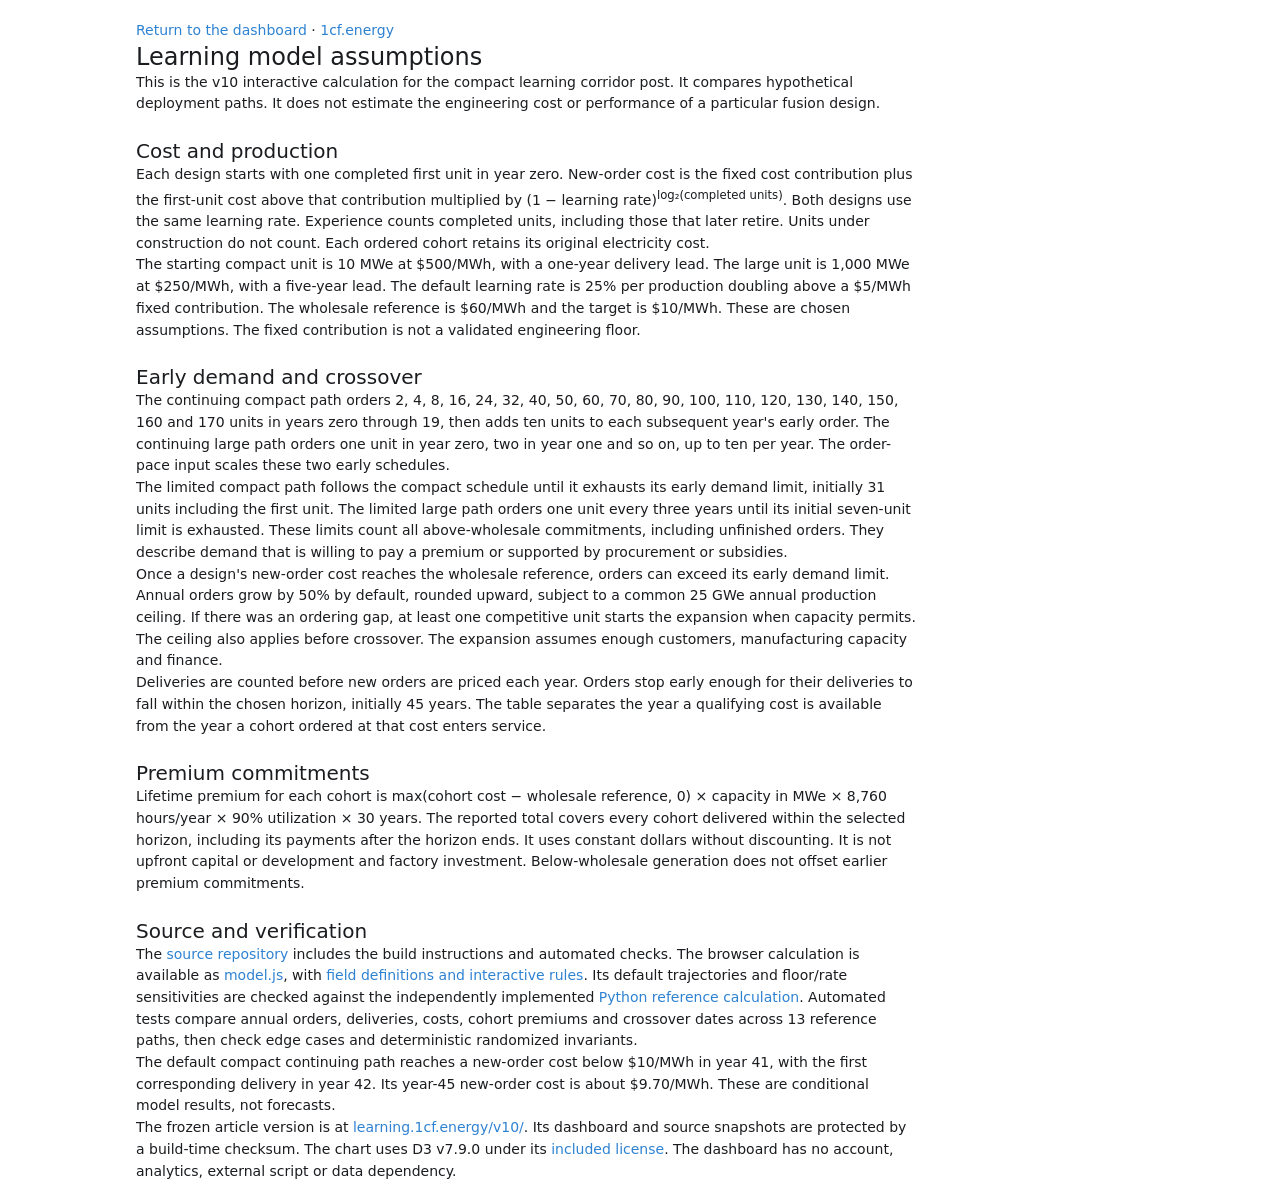
<file: public/model.html>
<!doctype html>
<html lang="en"><head>
<meta charset="utf-8">
<meta name="viewport" content="width=device-width, initial-scale=1">
<meta name="description" content="Assumptions, production schedules, premium calculations and numerical source for the fusion learning dashboard.">
<title>Learning model assumptions and source | 1cf.energy</title>
<style>:root {
  color-scheme: light dark;
  background-color: var(
    --background,
    var(--color-background-primary, light-dark(rgb(255 255 255), rgb(24 24 24)))
  ) !important;

  --background: var(
    --color-background-primary,
    light-dark(rgb(255 255 255), rgb(24 24 24))
  );
  --foreground: var(
    --color-text-primary,
    light-dark(rgb(26 28 31), rgb(255 255 255))
  );
  --card: color-mix(in oklab, var(--foreground) 5%, var(--background));
  --card-foreground: var(
    --color-text-primary,
    light-dark(rgb(26 28 31), rgb(255 255 255))
  );
  --popover: var(
    --color-background-secondary,
    light-dark(rgb(255 255 255), rgb(45 45 45))
  );
  --popover-foreground: var(
    --color-text-primary,
    light-dark(rgb(26 28 31), rgb(255 255 255))
  );
  --primary: var(
    --color-text-info,
    light-dark(rgb(51 156 255), rgb(131 195 255))
  );
  --primary-foreground: var(
    --color-text-inverse,
    light-dark(rgb(255 255 255), rgb(13 13 13))
  );
  --secondary: var(
    --color-background-secondary,
    light-dark(rgb(255 255 255 / 96%), rgb(54 54 54 / 96%))
  );
  --secondary-foreground: var(
    --color-text-primary,
    light-dark(rgb(26 28 31), rgb(255 255 255))
  );
  --muted: color-mix(in srgb, var(--foreground) 10%, transparent);
  --muted-foreground: var(
    --color-text-secondary,
    light-dark(rgb(26 28 31 / 49.4%), rgb(255 255 255 / 49.8%))
  );
  --accent: var(
    --color-background-info,
    light-dark(rgb(229 242 255), rgb(13 39 63))
  );
  --accent-foreground: var(
    --color-text-info,
    light-dark(rgb(51 156 255), rgb(131 195 255))
  );
  --destructive: var(
    --color-text-warning,
    light-dark(rgb(226 85 7), rgb(255 133 73))
  );
  --border: var(
    --color-border-secondary,
    light-dark(rgb(26 28 31 / 8%), rgb(255 255 255 / 8.2%))
  );
  --input: var(
    --color-border-primary,
    light-dark(
      rgb(26 28 31 / 11.8%),
      color-mix(in oklab, rgb(0 0 0) 10%, transparent)
    )
  );
  --ring: var(
    --color-ring-primary,
    light-dark(rgb(51 156 255), rgb(131 195 255 / 76%))
  );
  --font-size-base: var(--font-text-md-size, 14px);
  --blue: light-dark(rgb(51 156 255), rgb(51 156 255));
  --orange: light-dark(rgb(226 85 7), rgb(251 106 34));
  --green: light-dark(rgb(0 162 64), rgb(64 201 119));
  --red: light-dark(rgb(224 46 42), rgb(255 103 100));
  --purple: light-dark(rgb(146 79 247), rgb(173 123 249));
  --yellow: light-dark(rgb(255 195 0), rgb(255 210 64));
  --viz-series-1: var(--primary);
  --viz-series-2: light-dark(rgb(243 136 59), rgb(245 154 86));
  --viz-series-3: light-dark(rgb(93 201 119), rgb(116 213 139));
  --viz-series-4: light-dark(rgb(235 119 177), rgb(240 143 192));
  --viz-series-5: light-dark(rgb(155 121 236), rgb(170 145 239));
  --viz-series-6: light-dark(rgb(58 185 177), rgb(90 203 194));

  /* Internal implementation variables; not part of the agent contract. */
  --font-sans: -apple-system, system-ui, "Segoe UI", sans-serif;
  --font-mono:
    ui-monospace, SFMono-Regular, "SF Mono", Menlo, Consolas, "Liberation Mono",
    monospace;
  --font-size-normal: max(11px, var(--font-size-base));
  --font-size-tooltip: calc(var(--font-size-base) - 1px);
  --font-size-small: max(11px, calc(var(--font-size-base) - 2px));
  --font-size-h1: calc(var(--font-size-normal) * 1.7142857143);
  --font-size-h2: calc(var(--font-size-normal) * 1.4285714286);
  --font-size-h3: calc(var(--font-size-normal) * 1.2857142857);
  --font-weight-normal: 430;
  --font-weight-medium: 500;
  --icon-size: 16px;
  --line-height-normal: calc(var(--font-size-normal) * 1.5);
  --line-height-tooltip: calc(var(--font-size-tooltip) * 1.4285714286);
  --line-height-small: calc(var(--font-size-small) + 4px);
  --corner-shape: round;
  --radius: var(--border-radius-lg, 10px);
  --radius-sm: calc(var(--radius) * 0.6);
  --radius-md: calc(var(--radius) * 0.8);
  --radius-lg: var(--radius);
  --radius-2xl: calc(var(--radius) * 1.6);
  --radius-full: 9999px;
  --shadow-sm: 0 1px 2px -1px rgb(0 0 0 / 8%);
  --checkmark-image: url("data:image/svg+xml,%3Csvg xmlns='http://www.w3.org/2000/svg' viewBox='0 0 17 17'%3E%3Cpath d='M12.8961 3.64101C13.1297 3.41418 13.4984 3.37523 13.7779 3.56581C14.0571 3.75635 14.1554 4.11331 14.0299 4.41347L13.9615 4.53847L7.71151 13.7045C7.59411 13.8767 7.4063 13.9877 7.19881 14.0072C6.99136 14.0267 6.78564 13.9533 6.63826 13.806L2.88826 10.056L2.79842 9.9457C2.6192 9.67407 2.64927 9.30496 2.88826 9.06581C3.12738 8.82669 3.49647 8.79676 3.76815 8.97597L3.8785 9.06581L7.03084 12.2182L12.8053 3.74941L12.8961 3.64101Z'/%3E%3C/svg%3E");

  /* Legacy aliases; not part of the current agent contract. */
  --viz-bg: transparent;
  --viz-panel: var(--card);
  --viz-border: var(--border);
  --viz-text: var(--foreground);
  --viz-muted: var(--muted-foreground);
  --viz-accent: var(--primary);
  --viz-accent-text: var(--primary-foreground);
  --viz-accent-bg: var(--accent);
  --viz-font-size: var(--font-size-base);
  --viz-warning: var(--destructive);
}

:root[data-theme="light"] {
  color-scheme: light;
}

:root[data-theme="dark"] {
  color-scheme: dark;
}

* {
  box-sizing: border-box;
}

html > body {
  /* Preserve MCP aliases for older inline renderers without creating :root cycles. */
  --color-background-primary: var(
    --background,
    light-dark(rgb(255 255 255), rgb(24 24 24))
  );
  --color-text-primary: var(
    --foreground,
    light-dark(rgb(26 28 31), rgb(255 255 255))
  );
  --color-border-secondary: var(
    --border,
    light-dark(rgb(26 28 31 / 8%), rgb(255 255 255 / 8.2%))
  );

  margin: 0;
  padding: var(--visualize-paint-gutter, 0px);
  color: var(--foreground);
  background: transparent !important;
  font-family: var(--font-sans) !important;
  font-size: var(--font-size-normal);
  font-weight: var(--font-weight-normal);
  line-height: var(--line-height-normal);
}

.cursor-interaction {
  cursor: var(--cursor-interaction, pointer);
}

a {
  color: color-mix(in srgb, var(--viz-accent) 80%, var(--viz-text) 20%);
  cursor: var(--cursor-interaction, pointer);
  font-weight: var(--font-weight-medium, 500);
  text-decoration: none;
  text-underline-offset: 2px;
}

a:is(:hover, :focus-visible) {
  text-decoration-line: underline;
  text-decoration-style: dashed;
  text-decoration-thickness: 0.5px;
}

h1,
h2,
h3,
h4,
h5,
h6,
p {
  margin-block: 0;
}

h1 {
  font-size: var(--font-size-h1);
  font-weight: var(--font-weight-medium);
  line-height: 1.25;
}

h2 {
  font-size: var(--font-size-h2);
  font-weight: var(--font-weight-medium);
  line-height: 1.25;
}

h3,
h4,
h5,
h6 {
  font-size: var(--font-size-h3);
  font-weight: var(--font-weight-medium);
  line-height: 1.3;
}

b,
strong,
th {
  font-weight: var(--font-weight-medium);
}

code:not(pre code) {
  display: inline;
  padding: 1px 6px;
  border-radius: var(--radius-sm);
  corner-shape: var(--corner-shape);
  background: var(--muted);
  font-family: var(--font-mono);
  font-size: 0.92em;
  overflow-wrap: anywhere;
  -webkit-box-decoration-break: clone;
  box-decoration-break: clone;
  word-break: break-word;
}

.table-responsive {
  width: 100%;
  overflow-x: auto;
  scrollbar-width: thin;
}

.table {
  width: 100%;
  border-collapse: collapse;
  color: var(--foreground);
  font: inherit;
  text-align: start;
}

.table :is(th, td) {
  padding-block: 10px;
  padding-inline: 0 24px;
  overflow-wrap: anywhere;
  border-bottom: 1px solid var(--border);
  text-align: start;
  vertical-align: top;
}

.table-responsive > .table :is(th, td) {
  overflow-wrap: break-word;
}

.table :is(th, td):last-child {
  padding-inline-end: 0;
}

.table :is(caption, thead th) {
  font-weight: 600;
}

.table thead th {
  padding-block: 8px;
  border-bottom-color: color-mix(in srgb, var(--foreground) 16%, transparent);
}

.table tbody tr:last-child :is(th, td) {
  border-bottom: 0;
}

.table.table-sm :is(th, td) {
  padding-block: 6px;
}

.table.table-sm :is(th, td):not(:last-child) {
  padding-inline-end: 16px;
}

.table :is(.text-end, [align="right"]) {
  text-align: end;
  font-variant-numeric: tabular-nums;
}

.table :is(.text-center, [align="center"]) {
  text-align: center;
}

.table .text-nowrap {
  white-space: nowrap;
}

#widget {
  display: flex;
  flex-direction: column;
  gap: 12px;
  width: 100%;
  padding: 0;
  background: transparent !important;
}

.card {
  min-width: 0;
  padding: 12px;
  overflow: hidden;
  overflow-wrap: break-word;
  border-radius: var(--radius-2xl);
  corner-shape: var(--corner-shape);
  color: var(--card-foreground);
  background: var(--card);
}

.widget {
  min-width: 0;
  overflow: hidden;
  border: 0;
  border-radius: var(--radius-lg);
  corner-shape: var(--corner-shape);
  box-shadow: 0 0 0 0.5px var(--border-strong, var(--border));
  color: var(--foreground);
  background: var(--background);
}

#widget > :not(.card, .widget, .progress) {
  width: 100% !important;
  max-width: none !important;
  margin: 0 !important;
  padding: 0 !important;
  border: 0 !important;
  border-radius: 0 !important;
  background: transparent !important;
  box-shadow: none !important;
}

.tooltip {
  position: fixed;
  z-index: 50;
  top: 0;
  left: 0;
  width: max-content;
  max-width: min(
    20rem,
    var(--tooltip-available-width, calc(100vw - 10px)),
    calc(100vw - 10px)
  );
  max-height: min(
    var(--tooltip-available-height, calc(100vh - 10px)),
    calc(100vh - 10px)
  );
  padding: 4px 8px;
  border: 1px solid var(--border);
  border-radius: var(--radius-lg);
  corner-shape: var(--corner-shape);
  color: var(--popover-foreground);
  background: var(--popover);
  box-shadow: none;
  font-size: var(--font-size-tooltip);
  line-height: var(--line-height-tooltip);
  overflow-wrap: break-word;
  white-space: normal;
  pointer-events: none;
  user-select: none;
}

.viz-grid {
  display: grid;
  grid-template-columns: repeat(auto-fit, minmax(max(180px, 24%), 1fr));
  gap: 10px;
}

.viz-stat {
  display: flex;
  flex-direction: column;
  gap: 2px;
}

.viz-stat-value {
  font-size: var(--font-size-h2);
  font-weight: var(--font-weight-medium);
  line-height: 1.25;
}

.viz-row {
  display: flex;
  flex-wrap: wrap;
  align-items: center;
  gap: 10px;
}

hr {
  width: 100%;
  height: 1px;
  margin-block: 6px;
  border: 0;
  background: var(--border);
}

.nav {
  display: flex;
  min-width: 0;
  align-items: center;
  gap: 4px;
}

.progress {
  display: flex;
  height: 8px;
  margin-block: calc((var(--line-height-normal, 1.5em) - 8px) / 2);
  overflow: hidden;
  border: 0;
  border-radius: var(--radius-full);
  background: var(--muted);
}

.progress-bar:only-child {
  border-radius: var(--radius-full);
}

.progress-bar {
  height: 100%;
  flex-shrink: 0;
  border: 0;
  background: var(--viz-series-1);
}

.viz-badge {
  padding: 3px 8px;
  border-radius: var(--radius-full);
  color: var(--accent-foreground);
  background: var(--accent);
  font-weight: var(--font-weight-medium);
}

small,
.text-small,
.viz-badge {
  font-size: var(--font-size-small);
  line-height: var(--line-height-small);
}

.text-muted {
  color: var(--muted-foreground);
}

.tabular-nums {
  font-variant-numeric: tabular-nums;
}

.sr-only {
  position: absolute;
  width: 1px;
  height: 1px;
  padding: 0;
  overflow: hidden;
  clip: rect(0, 0, 0, 0);
  white-space: nowrap;
  border: 0;
}

.viz-controls {
  display: flex;
  flex-wrap: wrap;
  align-items: center;
  gap: 8px;
}

.viz-controls > .form-label {
  display: grid;
  min-width: min(100%, 260px);
  flex: 1 1 280px;
  grid-template-columns: minmax(0, 1fr) auto;
  align-items: baseline;
  gap: 2px 12px;
  margin-bottom: 0;
}

.viz-controls > .form-label > :is(.form-control, .form-range, .form-select) {
  grid-column: 1 / -1;
}

.btn,
.nav-link,
.form-check-input,
.form-control,
.form-range,
.form-select {
  font: inherit;
}

.btn,
.nav-link {
  appearance: button;
  display: inline-flex;
  inline-size: fit-content;
  max-inline-size: 100%;
  min-height: 28px;
  align-items: center;
  justify-content: center;
  gap: 4px;
  margin: 0;
  padding: 0 8px;
  -webkit-app-region: no-drag;
  border: 1px solid var(--input);
  border-radius: var(--radius-lg);
  corner-shape: var(--corner-shape);
  color: var(--secondary-foreground);
  background: var(--secondary);
  cursor: var(--cursor-interaction, pointer);
  text-align: center;
  text-decoration: none;
  white-space: nowrap;
  user-select: none;
  -webkit-font-smoothing: antialiased;
}

.btn:is(.btn-block, .viz-tile) {
  inline-size: 100%;
}

.btn.viz-tile {
  min-width: 0;
  overflow-wrap: anywhere;
  white-space: normal;
}

a.btn {
  cursor: var(--cursor-interaction, pointer);
  text-decoration: none;
}

.btn:not(:disabled):hover,
.nav-link:not(:disabled):not([aria-disabled="true"]):hover {
  background: color-mix(in srgb, var(--foreground) 6%, var(--secondary));
}

.btn-primary {
  border-color: transparent;
  color: var(--primary-foreground);
  background: var(--foreground);
  background-clip: padding-box;
}

.btn-primary .text-muted {
  color: color-mix(in srgb, var(--primary-foreground) 50%, transparent);
}

.btn-primary:not(:disabled):hover {
  background: color-mix(in srgb, var(--foreground) 80%, transparent);
  background-clip: padding-box;
}

.btn-ghost {
  border-color: transparent;
  color: var(--muted-foreground);
  background: transparent;
}

.btn-ghost:not(:disabled):hover {
  color: var(--foreground);
  background: color-mix(in srgb, var(--foreground) 6%, var(--secondary));
}

.nav-pills .nav-link {
  min-width: 0;
  border-color: transparent;
  color: var(--muted-foreground);
  background: transparent;
}

.nav-justified .nav-link {
  flex: 1 1 0;
  overflow-wrap: anywhere;
  white-space: normal;
}

.nav-pills .nav-link.active {
  color: var(--foreground);
  background: var(--muted);
}

/* Shared preview chrome; product styles stay inside each variant. */
.viz-dotted-background {
  background-image: radial-gradient(
    circle,
    color-mix(in srgb, var(--foreground) 14%, transparent) 0.8px,
    transparent 0.8px
  );
  background-position: center;
  background-size: 16px 16px;
}

.viz-carousel {
  position: relative;
  min-width: 0;
}

.viz-carousel:has(> .viz-carousel-controls) {
  min-height: calc(60px + var(--viz-carousel-picker-height, 0px));
  padding-bottom: 60px;
}

.viz-carousel > [data-variant][hidden] {
  display: none !important;
}

.viz-carousel > [data-variant] {
  isolation: isolate;
}

.viz-carousel-controls {
  --viz-carousel-hover: light-dark(
    color-mix(in srgb, var(--foreground) 5.4%, transparent),
    color-mix(in srgb, var(--foreground) 7.8%, transparent)
  );
  position: absolute;
  z-index: 2;
  bottom: 8px;
  left: 50%;
  display: flex;
  width: max-content;
  /* Leave room for the host's design-controls launcher at the trailing edge. */
  max-width: calc(100% - 96px);
  align-items: center;
  gap: 0;
  padding: 0;
  border: 1px solid var(--border);
  border-radius: 16px;
  color: var(--foreground);
  background: var(--background);
  font-family: var(--font-sans);
  /* Match the settings dropdown chrome independently of the content font size. */
  font-size: 13px;
  font-weight: var(--font-weight-normal);
  line-height: 18px;
  transform: translateX(-50%);
  user-select: none;
}

.viz-carousel-controls button,
.viz-carousel-picker > summary {
  display: flex;
  min-height: 30px;
  align-items: center;
  justify-content: center;
  gap: 4px;
  padding: 0 6px;
  -webkit-app-region: no-drag;
  border: 0;
  border-radius: 14px;
  color: inherit;
  background: transparent;
  font: inherit;
  -webkit-tap-highlight-color: transparent;
}

.viz-carousel-controls > button,
.viz-carousel-picker > summary {
  position: relative;
  isolation: isolate;
}

.viz-carousel-controls > button {
  --icon-size: 16px;
  width: 30px;
  padding: 0;
}

.viz-carousel-picker > summary {
  padding-inline: 12px;
}

.viz-carousel-controls .viz-carousel-caret {
  width: 14px;
  height: 14px;
  flex: none;
  margin: 0;
  color: inherit;
  transform: rotate(180deg);
}

.viz-carousel-controls > button > svg,
.viz-carousel-controls .viz-carousel-caret,
.viz-carousel-count {
  opacity: 0.5;
}

.viz-carousel-controls > button::before,
.viz-carousel-picker > summary::before {
  position: absolute;
  z-index: -1;
  inset: 3px;
  border-radius: 12px;
  content: "";
  pointer-events: none;
}

.viz-carousel-controls > button:hover::before,
.viz-carousel-picker > summary:hover::before {
  background: var(--viz-carousel-hover);
}

.viz-carousel-controls > button,
.viz-carousel-controls [data-lucide],
.viz-carousel-controls .lucide {
  flex-shrink: 0;
}

.viz-carousel-picker {
  min-width: 0;
}

.viz-carousel-picker > summary {
  min-width: 0;
  list-style: none;
}

.viz-carousel-picker > summary::-webkit-details-marker {
  display: none;
}

.viz-carousel-count {
  flex-shrink: 0;
  white-space: nowrap;
}

.viz-carousel-name {
  min-width: 0;
  overflow: hidden;
  text-overflow: ellipsis;
  white-space: nowrap;
}

.viz-carousel-options {
  position: absolute;
  right: 0;
  bottom: calc(100% + 4px);
  left: 0;
  display: flex;
  max-height: 240px;
  flex-direction: column;
  gap: 2px;
  overflow: auto;
  padding: 4px;
  border: 1px solid var(--border);
  border-radius: var(--radius-lg);
  background: var(--background);
  box-shadow: 0 4px 12px light-dark(rgb(0 0 0 / 6%), rgb(0 0 0 / 25%));
}

.viz-carousel-options > button {
  width: 100%;
  min-height: 28px;
  justify-content: flex-start;
  padding: 4px 8px;
  font-size: var(--font-size-small);
  text-align: start;
  white-space: normal;
  overflow-wrap: anywhere;
}

.viz-carousel-options > [aria-current="true"],
.viz-carousel-options > button:hover {
  background: var(--viz-carousel-hover);
}

.btn:disabled,
.nav-link:disabled,
.nav-link[aria-disabled="true"] {
  cursor: not-allowed;
  opacity: 0.4;
}

[data-lucide] {
  stroke-width: 1.6;
}

.form-label {
  display: block;
  margin-bottom: 6px;
  color: var(--foreground);
}

.form-control {
  display: block;
  width: 100%;
  min-height: 28px;
  padding: 0 8px;
  outline: none;
  border: 1px solid var(--input);
  border-radius: var(--radius-lg);
  corner-shape: var(--corner-shape);
  color: var(--foreground);
  background: var(--secondary);
}

.form-control::placeholder {
  color: var(--muted-foreground);
}

.form-control[type="file"] {
  padding: 0;
  overflow: hidden;
  cursor: var(--cursor-interaction, pointer);
}

.form-control[type="file"]::file-selector-button {
  min-height: 26px;
  margin-right: 8px;
  padding: 0 8px;
  border: 0;
  border-right: 1px solid var(--input);
  color: var(--secondary-foreground);
  background: var(--secondary);
  cursor: inherit;
  font: inherit;
}

.form-control[type="file"]:not(:disabled):hover::file-selector-button {
  background: color-mix(in srgb, var(--foreground) 6%, var(--secondary));
}

.form-control-color[type="color"] {
  width: 40px;
  height: 28px;
  padding: 3px;
  cursor: var(--cursor-interaction, pointer);
}

.form-control-color[type="color"]::-webkit-color-swatch-wrapper {
  padding: 0;
}

.form-control-color[type="color"]::-webkit-color-swatch {
  border: 0;
  border-radius: calc(var(--radius-lg) - 4px);
  corner-shape: var(--corner-shape);
}

textarea.form-control {
  height: auto;
  min-height: 72px;
  padding: 8px 10px;
  resize: vertical;
}

.form-control:focus-visible {
  border-color: var(--ring);
  box-shadow: inset 0 0 0 1px var(--ring);
}

.form-control:disabled,
.form-select:disabled {
  cursor: not-allowed;
  opacity: 0.4;
}

.form-select {
  appearance: none;
  display: block;
  width: 100%;
  min-height: 28px;
  margin: 0;
  padding: 0 32px 0 8px;
  outline: none;
  border: 1px solid var(--input);
  border-radius: var(--radius-lg);
  corner-shape: var(--corner-shape);
  color: var(--foreground);
  background-color: var(--secondary);
  background-image:
    linear-gradient(45deg, transparent 50%, var(--muted-foreground) 50%),
    linear-gradient(135deg, var(--muted-foreground) 50%, transparent 50%);
  background-position:
    calc(100% - 14px) 50%,
    calc(100% - 10px) 50%;
  background-repeat: no-repeat;
  background-size: 4px 4px;
  cursor: var(--cursor-interaction, default);
}

.form-select:not(:disabled):hover {
  background-color: color-mix(in srgb, var(--foreground) 6%, var(--secondary));
}

.form-select:focus-visible {
  border-color: var(--ring);
  box-shadow: inset 0 0 0 1px var(--ring);
}

.form-check {
  display: flex;
  min-height: 20px;
  align-items: center;
  gap: 6px;
}

.form-check-input {
  appearance: none;
  width: 14px;
  height: 14px;
  flex: 0 0 auto;
  margin: 0;
  border: 1px solid var(--input);
  color: var(--primary-foreground);
  background-color: transparent;
  cursor: var(--cursor-interaction, default);
  transition:
    background-color 150ms,
    border-color 150ms,
    box-shadow 150ms;
}

.form-check:not(.form-switch) .form-check-input[type="checkbox"] {
  border-color: var(--input);
  border-radius: var(--radius-sm);
  corner-shape: var(--corner-shape);
  background-color: var(--secondary);
  box-shadow: var(--shadow-sm);
}

.form-check:not(.form-switch)
  .form-check-input:not(:disabled):not(:checked):hover {
  background-color: var(--card);
}

.form-check:not(.form-switch) .form-check-input[type="checkbox"]:checked {
  border-color: var(--primary);
  background-color: var(--primary);
}

.form-check:not(.form-switch)
  .form-check-input[type="checkbox"]:checked::before {
  display: block;
  width: 100%;
  height: 100%;
  background: var(--primary-foreground);
  content: "";
  mask: var(--checkmark-image) center / 12px 12px no-repeat;
}

.form-check-input[type="radio"] {
  width: 14px;
  height: 14px;
  border-radius: var(--radius-full);
}

.form-check-input[type="radio"]:checked {
  border: 2px solid var(--primary);
  background:
    radial-gradient(circle, var(--primary-foreground) 0 2.5px, transparent 3px),
    var(--primary);
}

.form-check:not(.form-switch) .form-check-input:focus-visible {
  outline: 2px solid var(--ring);
  outline-offset: 2px;
}

.form-check:not(.form-switch) .form-check-input:disabled {
  cursor: not-allowed;
  pointer-events: none;
}

.form-check:not(.form-switch) .form-check-input:disabled + .form-check-label {
  cursor: not-allowed;
}

.form-switch .form-check-input:disabled,
.form-switch .form-check-input:disabled + .form-check-label {
  cursor: not-allowed;
  opacity: 0.6;
}

.form-check-label {
  color: var(--foreground);
  cursor: var(--cursor-interaction, default);
}

.form-switch .form-check-input {
  position: relative;
  width: 32px;
  height: 20px;
  border: 0;
  border-radius: var(--radius-full);
  background: var(--muted);
  box-shadow: none;
  transition: background-color 200ms cubic-bezier(0, 0, 0.2, 1);
}

.form-switch .form-check-input::before {
  position: absolute;
  top: 50%;
  left: 0;
  width: 16px;
  height: 16px;
  box-sizing: border-box;
  border: 1px solid light-dark(var(--primary-foreground), var(--foreground));
  border-radius: var(--radius-full);
  background: light-dark(var(--primary-foreground), var(--foreground));
  box-shadow: var(--shadow-sm);
  content: "";
  transform: translate(2px, -50%);
  transition: transform 200ms cubic-bezier(0, 0, 0.2, 1);
}

.form-switch .form-check-input:checked {
  background: var(--primary);
}

.form-switch .form-check-input:checked::before {
  transform: translate(14px, -50%);
}

.form-switch .form-check-input:focus-visible {
  box-shadow: 0 0 0 2px var(--ring);
}

.form-range {
  appearance: none;
  display: block;
  width: 100%;
  height: 28px;
  flex: 1;
  margin: 0;
  padding: 0;
  outline: none;
  border: 0;
  accent-color: var(--primary);
  background: linear-gradient(
      color-mix(in srgb, var(--foreground) 7%, transparent),
      color-mix(in srgb, var(--foreground) 7%, transparent)
    )
    center / 100% 2px no-repeat;
}

.form-range::-webkit-slider-runnable-track {
  height: 28px;
  background: transparent;
}

.form-range::-webkit-slider-thumb {
  appearance: none;
  width: 20px;
  height: 20px;
  margin-top: 4px;
  border: 1px solid var(--border);
  border-radius: var(--radius-full);
  background: light-dark(var(--primary-foreground), var(--foreground));
}

.form-range:focus-visible::-webkit-slider-thumb {
  border-color: var(--ring);
  box-shadow: inset 0 0 0 1px var(--ring);
}

.form-range::-moz-range-track {
  height: 28px;
  background: transparent;
}

.form-range::-moz-range-thumb {
  width: 20px;
  height: 20px;
  border: 1px solid var(--border);
  border-radius: var(--radius-full);
  background: light-dark(var(--primary-foreground), var(--foreground));
}

.form-range:focus-visible::-moz-range-thumb {
  border-color: var(--ring);
  box-shadow: inset 0 0 0 1px var(--ring);
}

.form-range:disabled {
  cursor: not-allowed;
  opacity: 0.4;
}

.btn:not(.btn-primary, .viz-tile):is(
  [aria-pressed="true"],
  [aria-selected="true"],
  .is-selected
) {
  border-color: var(--primary);
  color: var(--primary-foreground);
  background: var(--primary);
}

.btn.viz-tile:is([aria-pressed="true"], [aria-selected="true"], .is-selected) {
  border-color: var(--primary);
  box-shadow: inset 0 0 0 1px var(--primary);
}

.btn:focus-visible,
.nav-link:focus-visible,
.viz-carousel-controls :is(button, summary):focus-visible {
  outline: 2px solid var(--ring);
  outline-offset: 2px;
}

@media (pointer: coarse) {
  .viz-carousel:has(> .viz-carousel-controls) {
    min-height: calc(76px + var(--viz-carousel-picker-height, 0px));
    padding-bottom: 76px;
  }

  .btn,
  .nav-link,
  .viz-carousel-controls button,
  .viz-carousel-picker > summary,
  .form-control,
  .form-select {
    min-width: 44px;
    min-height: 44px;
  }

  /* Keep small-screen WebKit from zooming when a text field receives focus. */
  .form-control,
  .form-select {
    font-size: max(16px, var(--font-size-normal));
  }

  .form-control[type="file"]::file-selector-button {
    min-width: 44px;
    min-height: 44px;
  }

  .form-control-color[type="color"] {
    width: 44px;
    height: 44px;
  }

  .form-control:is(
    [type="date"],
    [type="datetime-local"],
    [type="month"],
    [type="time"],
    [type="week"]
  ) {
    min-width: 0;
    max-width: 100%;
    padding-block: 8px;
  }

  .form-check {
    min-height: 44px;
    padding-inline: 15px;
  }

  .form-check-input {
    position: relative;
  }

  .form-check-input::after {
    position: absolute;
    top: 50%;
    left: 50%;
    width: 44px;
    height: 44px;
    content: "";
    transform: translate(-50%, -50%);
  }

  .form-check-label {
    display: inline-flex;
    min-width: 44px;
    min-height: 44px;
    align-items: center;
  }

  .form-range {
    height: 44px;
    touch-action: pan-y;
  }

  .form-range::-webkit-slider-runnable-track {
    height: 44px;
  }

  .form-range::-moz-range-track {
    height: 44px;
  }

  .form-range::-webkit-slider-thumb {
    margin-top: 12px;
  }
}

svg {
  display: block;
  max-width: 100%;
  height: auto;
}

#widget > svg {
  width: 100%;
}

/* Model-authored chart rules can otherwise stretch icons after these styles load. */
svg.lucide {
  display: block;
  width: var(--icon-size) !important;
  height: var(--icon-size) !important;
  flex: none;
  margin: 0 !important;
  stroke-width: 1.6;
}

.text-warning,
.text-destructive {
  color: var(--destructive);
}

.publication-supplement { max-width: 1040px; margin: 0 auto; padding: 20px 16px; }
.publication-method { margin-top: 24px; }
.publication-footer { margin-top: 28px; padding-top: 12px; border-top: 1px solid var(--border); }
.publication-footer a { color: inherit; }
.model-document { max-width: 780px; }
.model-document p, .model-document li { line-height: 1.55; }
.model-document h2 { margin-top: 24px; }
@media (max-width: 440px) { .publication-supplement { padding: 12px 8px; } }
</style></head><body><main class="publication-supplement">
<article class="model-document">
<p><a href="./">Return to the dashboard</a> · <a href="https://1cf.energy">1cf.energy</a></p>
<h1>Learning model assumptions</h1>
<p>This is the v10 interactive calculation for the compact learning corridor post. It compares hypothetical deployment paths. It does not estimate the engineering cost or performance of a particular fusion design.</p>
<h2>Cost and production</h2>
<p>Each design starts with one completed first unit in year zero. New-order cost is the fixed cost contribution plus the first-unit cost above that contribution multiplied by (1 − learning rate)<sup>log₂(completed units)</sup>. Both designs use the same learning rate. Experience counts completed units, including those that later retire. Units under construction do not count. Each ordered cohort retains its original electricity cost.</p>
<p>The starting compact unit is 10 MWe at $500/MWh, with a one-year delivery lead. The large unit is 1,000 MWe at $250/MWh, with a five-year lead. The default learning rate is 25% per production doubling above a $5/MWh fixed contribution. The wholesale reference is $60/MWh and the target is $10/MWh. These are chosen assumptions. The fixed contribution is not a validated engineering floor.</p>
<h2>Early demand and crossover</h2>
<p>The continuing compact path orders 2, 4, 8, 16, 24, 32, 40, 50, 60, 70, 80, 90, 100, 110, 120, 130, 140, 150, 160 and 170 units in years zero through 19, then adds ten units to each subsequent year's early order. The continuing large path orders one unit in year zero, two in year one and so on, up to ten per year. The order-pace input scales these two early schedules.</p>
<p>The limited compact path follows the compact schedule until it exhausts its early demand limit, initially 31 units including the first unit. The limited large path orders one unit every three years until its initial seven-unit limit is exhausted. These limits count all above-wholesale commitments, including unfinished orders. They describe demand that is willing to pay a premium or supported by procurement or subsidies.</p>
<p>Once a design's new-order cost reaches the wholesale reference, orders can exceed its early demand limit. Annual orders grow by 50% by default, rounded upward, subject to a common 25 GWe annual production ceiling. If there was an ordering gap, at least one competitive unit starts the expansion when capacity permits. The ceiling also applies before crossover. The expansion assumes enough customers, manufacturing capacity and finance.</p>
<p>Deliveries are counted before new orders are priced each year. Orders stop early enough for their deliveries to fall within the chosen horizon, initially 45 years. The table separates the year a qualifying cost is available from the year a cohort ordered at that cost enters service.</p>
<h2>Premium commitments</h2>
<p>Lifetime premium for each cohort is max(cohort cost − wholesale reference, 0) × capacity in MWe × 8,760 hours/year × 90% utilization × 30 years. The reported total covers every cohort delivered within the selected horizon, including its payments after the horizon ends. It uses constant dollars without discounting. It is not upfront capital or development and factory investment. Below-wholesale generation does not offset earlier premium commitments.</p>
<h2>Source and verification</h2>
<p>The <a href="https://github.com/1cFE/learning">source repository</a> includes the build instructions and automated checks. The browser calculation is available as <a href="model.js">model.js</a>, with <a href="MODEL-API.md">field definitions and interactive rules</a>. Its default trajectories and floor/rate sensitivities are checked against the independently implemented <a href="reference.py">Python reference calculation</a>. Automated tests compare annual orders, deliveries, costs, cohort premiums and crossover dates across 13 reference paths, then check edge cases and deterministic randomized invariants.</p>
<p>The default compact continuing path reaches a new-order cost below $10/MWh in year 41, with the first corresponding delivery in year 42. Its year-45 new-order cost is about $9.70/MWh. These are conditional model results, not forecasts.</p>
<p>The frozen article version is at <a href="/v10/">learning.1cf.energy/v10/</a>. Its dashboard and source snapshots are protected by a build-time checksum. The chart uses D3 v7.9.0 under its <a href="D3-LICENSE.txt">included license</a>. The dashboard has no account, analytics, external script or data dependency.</p>
</article>

</main></body></html>
</file>
